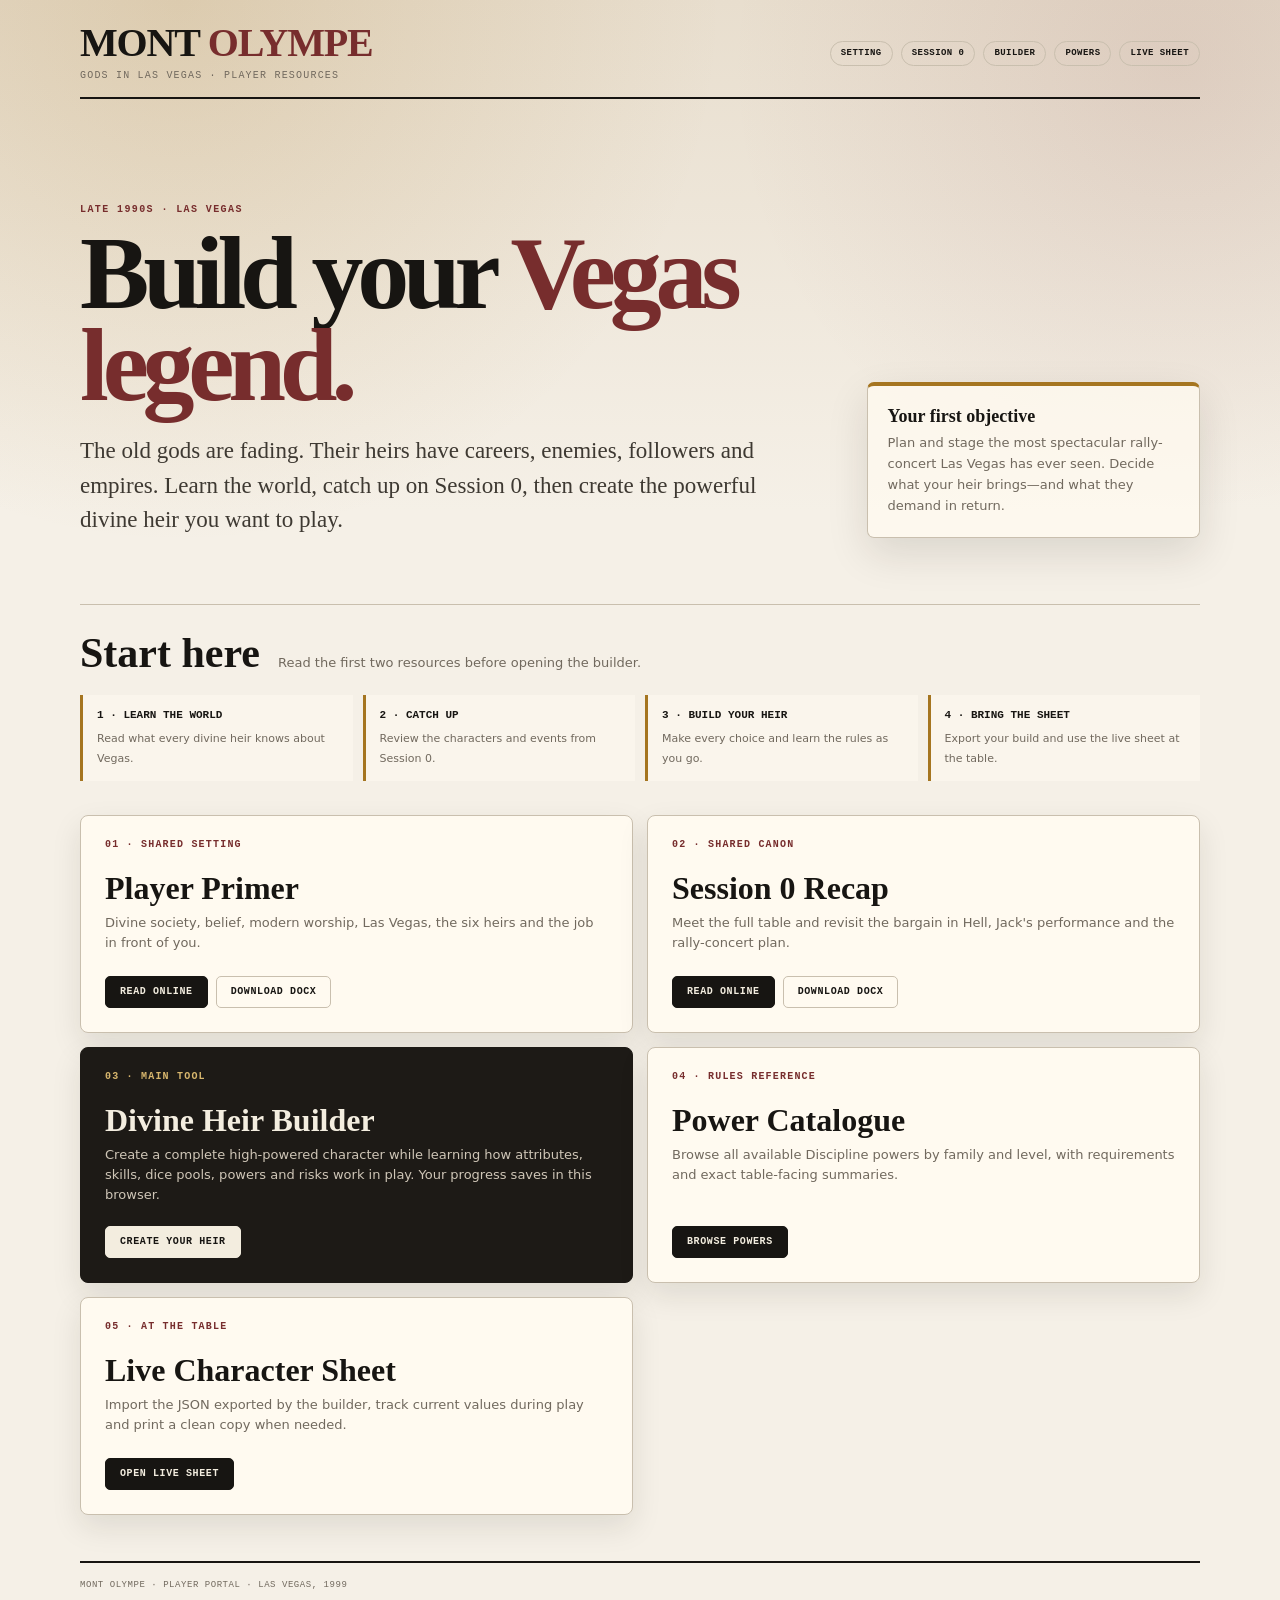
<file: index.html>
<!doctype html>
<html lang="en">
<head>
  <meta charset="utf-8">
  <meta name="viewport" content="width=device-width, initial-scale=1">
  <meta name="description" content="Player resources for Mont Olympe, an urban-fantasy campaign set in late-1990s Las Vegas.">
  <title>Mont Olympe — Gods in Las Vegas</title>
  <link rel="stylesheet" href="styles.css">
</head>
<body>
  <main class="shell">
    <header class="site-header">
      <div>
        <a class="wordmark" href="index.html">MONT <span>OLYMPE</span></a>
        <p class="site-tag">Gods in Las Vegas · Player resources</p>
      </div>
      <nav class="site-nav" aria-label="Player resources">
        <a href="setting.html">Setting</a>
        <a href="session-0.html">Session 0</a>
        <a href="builder.html">Builder</a>
        <a href="power-cards.html">Powers</a>
        <a href="character-sheet.html">Live sheet</a>
      </nav>
    </header>

    <section class="hero">
      <div>
        <p class="eyebrow">Late 1990s · Las Vegas</p>
        <h1>Build your <span>Vegas legend.</span></h1>
        <p class="hero-copy">The old gods are fading. Their heirs have careers, enemies, followers and empires. Learn the world, catch up on Session 0, then create the powerful divine heir you want to play.</p>
      </div>
      <aside class="brief">
        <strong>Your first objective</strong>
        <p>Plan and stage the most spectacular rally-concert Las Vegas has ever seen. Decide what your heir brings—and what they demand in return.</p>
      </aside>
    </section>

    <section aria-labelledby="start-heading">
      <div class="section-head">
        <h2 id="start-heading">Start here</h2>
        <p>Read the first two resources before opening the builder.</p>
      </div>
      <div class="how-to" aria-label="Recommended order">
        <div><b>1 · Learn the world</b><span>Read what every divine heir knows about Vegas.</span></div>
        <div><b>2 · Catch up</b><span>Review the characters and events from Session 0.</span></div>
        <div><b>3 · Build your heir</b><span>Make every choice and learn the rules as you go.</span></div>
        <div><b>4 · Bring the sheet</b><span>Export your build and use the live sheet at the table.</span></div>
      </div>

      <div class="resource-grid">
        <article class="resource">
          <span class="number">01 · Shared setting</span>
          <h3>Player Primer</h3>
          <p>Divine society, belief, modern worship, Las Vegas, the six heirs and the job in front of you.</p>
          <div class="actions">
            <a class="button" href="setting.html">Read online</a>
            <a class="button secondary" href="downloads/Mont-Olympe-Player-Primer.docx" download>Download DOCX</a>
          </div>
        </article>

        <article class="resource">
          <span class="number">02 · Shared canon</span>
          <h3>Session 0 Recap</h3>
          <p>Meet the full table and revisit the bargain in Hell, Jack's performance and the rally-concert plan.</p>
          <div class="actions">
            <a class="button" href="session-0.html">Read online</a>
            <a class="button secondary" href="downloads/Mont-Olympe-Session-0-Recap.docx" download>Download DOCX</a>
          </div>
        </article>

        <article class="resource primary">
          <span class="number">03 · Main tool</span>
          <h3>Divine Heir Builder</h3>
          <p>Create a complete high-powered character while learning how attributes, skills, dice pools, powers and risks work in play. Your progress saves in this browser.</p>
          <div class="actions">
            <a class="button" href="builder.html">Create your heir</a>
          </div>
        </article>

        <article class="resource">
          <span class="number">04 · Rules reference</span>
          <h3>Power Catalogue</h3>
          <p>Browse all available Discipline powers by family and level, with requirements and exact table-facing summaries.</p>
          <div class="actions">
            <a class="button" href="power-cards.html">Browse powers</a>
          </div>
        </article>

        <article class="resource">
          <span class="number">05 · At the table</span>
          <h3>Live Character Sheet</h3>
          <p>Import the JSON exported by the builder, track current values during play and print a clean copy when needed.</p>
          <div class="actions">
            <a class="button" href="character-sheet.html">Open live sheet</a>
          </div>
        </article>
      </div>
    </section>

    <footer class="site-footer">Mont Olympe · Player portal · Las Vegas, 1999</footer>
  </main>
</body>
</html>
</file>
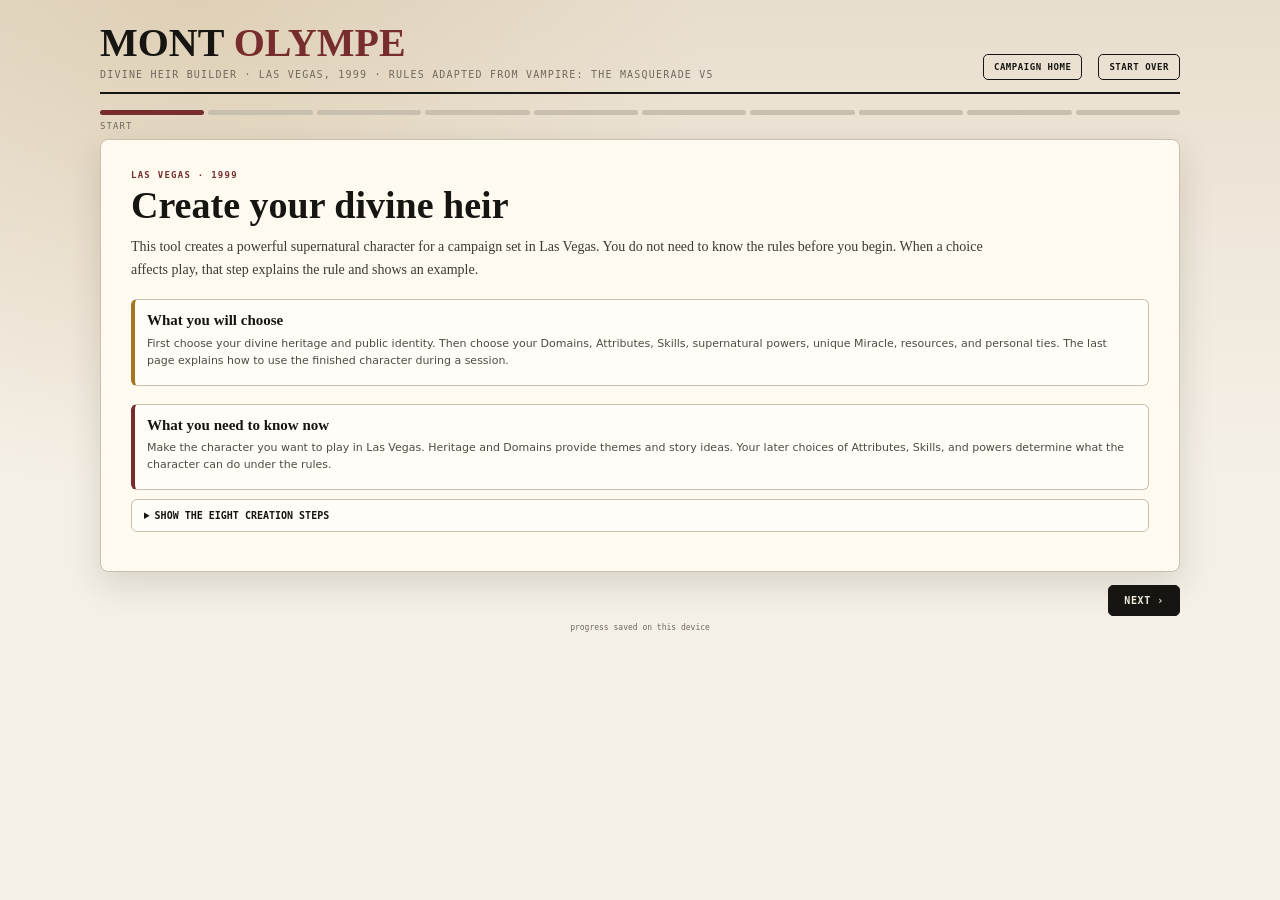
<file: builder.html>
<!doctype html>
<html lang="en">
<head>
<meta charset="utf-8">
<meta name="viewport" content="width=device-width,initial-scale=1">
<title>Mont Olympe — Divine Heir Builder</title>
<style>
:root{--ink:#171512;--paper:#f3eddf;--card:#fffaf0;--soft:#71695e;--rule:#c9bfae;--gold:#a57520;--red:#772d2d;--green:#356a51;--serif:Georgia,"Times New Roman",serif;--sans:Inter,system-ui,sans-serif;--mono:ui-monospace,SFMono-Regular,Menlo,monospace}
*{box-sizing:border-box}body{margin:0;background:radial-gradient(circle at 15% 0,rgba(165,117,32,.14),transparent 32rem),linear-gradient(#e8dece,#f5f0e7 30rem);color:var(--ink);font-family:var(--sans);min-height:100vh}
button,input,select,textarea{font:inherit}button{color:inherit}.wrap{width:min(1080px,calc(100% - 28px));margin:auto;padding:24px 0 56px}
.topbar{display:flex;align-items:flex-end;gap:16px;border-bottom:2px solid var(--ink);padding-bottom:12px}.brand{font:700 clamp(25px,4vw,40px)/.95 var(--serif);margin:0}.brand span{color:var(--red)}.sub{margin:7px 0 0;color:var(--soft);font:10px var(--mono);letter-spacing:.12em;text-transform:uppercase}.spacer{flex:1}
.btn{border:1.4px solid var(--ink);border-radius:5px;background:var(--ink);color:var(--paper);padding:9px 15px;font:700 10px var(--mono);letter-spacing:.06em;text-transform:uppercase;cursor:pointer}.btn:hover{background:var(--red);border-color:var(--red)}.btn.ghost{background:transparent;color:var(--ink)}.btn.ghost:hover{color:var(--paper)}.btn:disabled{opacity:.35;cursor:not-allowed}.btn.small{padding:7px 10px;font-size:9px}
.progress{display:grid;grid-template-columns:repeat(10,1fr);gap:4px;margin:16px 0 6px}.pstep{height:5px;border:0;border-radius:4px;background:var(--rule);padding:0}.pstep.done{background:var(--gold);cursor:pointer}.pstep.now{background:var(--red)}.steplabel{margin:0 0 8px;color:var(--soft);font:9px var(--mono);letter-spacing:.12em;text-transform:uppercase}
.summary{display:none;background:#1d1a16;color:var(--paper);border-radius:6px;padding:10px 12px;margin-bottom:12px}.summary.show{display:block}.summary-top,.rollrow{display:flex;gap:8px;align-items:center;flex-wrap:wrap}.summary-name{font:700 16px var(--serif)}.badge{border:1px solid rgba(255,255,255,.3);border-radius:99px;padding:3px 7px;font:8px var(--mono);text-transform:uppercase}.badge.gold{border-color:#c89a43;color:#e9c77e}.facts{margin-top:6px;color:#cfc6b7;font-size:10px}.rollrow{border-top:1px solid rgba(255,255,255,.16);margin-top:8px;padding-top:8px}.die{display:grid;place-items:center;width:24px;height:24px;border:1px solid #a99e8e;border-radius:4px;font:700 10px var(--mono)}.die.hunger{border-color:#d26565;color:#ffaaaa}.rollresult{font:700 10px/1.4 var(--mono)}.rollresult.good{color:#8ed4ac}.rollresult.bad{color:#ff9b9b}
.card{background:var(--card);border:1px solid var(--rule);border-radius:8px;box-shadow:0 12px 34px rgba(34,26,16,.14);padding:clamp(18px,3vw,30px)}.eyebrow{color:var(--red);font:700 9px var(--mono);letter-spacing:.14em;text-transform:uppercase;margin:0 0 6px}h2{font:700 clamp(25px,4vw,38px)/1.03 var(--serif);margin:0 0 10px}h3{font:700 17px/1.15 var(--serif);margin:0}.lead{font:14px/1.65 var(--serif);color:#3e3932;margin:0 0 18px;max-width:860px}.hint{background:rgba(165,117,32,.08);border-left:3px solid var(--gold);padding:9px 11px;color:#5c5448;font-size:11px;line-height:1.55}
.grid2,.grid3,.tiles,.columns{display:grid;gap:12px}.grid2{grid-template-columns:repeat(2,minmax(0,1fr))}.grid3,.tiles,.columns{grid-template-columns:repeat(3,minmax(0,1fr))}.field{margin-bottom:13px}.label{display:block;margin:0 0 5px;color:var(--soft);font:700 9px var(--mono);letter-spacing:.09em;text-transform:uppercase}.input{width:100%;border:1px solid var(--rule);border-radius:5px;background:#fffdf8;color:var(--ink);padding:10px 11px;outline:none}.input:focus{border-color:var(--gold);box-shadow:0 0 0 3px rgba(165,117,32,.1)}textarea.input{resize:vertical;min-height:70px;line-height:1.45}
.tile{position:relative;border:1.3px solid var(--rule);background:#fffdf8;border-radius:6px;padding:13px;cursor:pointer;min-height:98px}.tile:hover,.tile:focus{border-color:var(--gold);outline:none}.tile.selected{border:2px solid var(--red);background:rgba(119,45,45,.045)}.tile.recommended:after{content:"suggested";position:absolute;right:8px;top:7px;color:var(--gold);font:700 7px var(--mono);letter-spacing:.08em;text-transform:uppercase}.tile h3{padding-right:52px}.tile p{color:var(--soft);font-size:10.5px;line-height:1.48;margin:6px 0 0}.tile .meta{color:var(--red);font:700 8px/1.4 var(--mono);text-transform:uppercase;margin-top:8px}.path{min-height:126px}.path .shape{font:700 12px var(--mono);color:var(--red);margin-top:8px}
.section{border-top:1px solid var(--rule);margin-top:18px;padding-top:15px}.section-title{display:flex;align-items:center;gap:10px;margin-bottom:9px}.section-title span{color:var(--soft);font:8px var(--mono);text-transform:uppercase;margin-left:auto}.trait{display:flex;align-items:center;justify-content:space-between;gap:8px;border-bottom:1px dotted var(--rule);padding:6px 0}.trait-name{text-transform:capitalize;font-size:11px}.trait-name.rec{color:var(--red);font-weight:700}.dots{display:flex;gap:4px}.dot{width:14px;height:14px;border:1.4px solid var(--ink);border-radius:50%;background:transparent;cursor:pointer;padding:0}.dot.filled{background:var(--ink)}.dots.gold .dot.filled{background:var(--gold);border-color:var(--gold)}
.budget{display:flex;gap:6px;flex-wrap:wrap;margin:12px 0}.pill{border:1px solid var(--rule);border-radius:99px;padding:5px 8px;color:var(--soft);font:8px var(--mono);text-transform:uppercase}.pill.ok{border-color:var(--green);color:var(--green)}.pill.over{border-color:var(--red);color:var(--red)}
.powerbox{border:1px solid var(--rule);border-radius:6px;background:#fffdf8;padding:13px;margin:12px 0}.powerhead{display:grid;grid-template-columns:minmax(180px,1fr) auto;gap:10px;align-items:end}.rating{font:700 10px var(--mono);color:var(--gold);text-transform:uppercase}.powerpick{margin-top:9px;display:grid;grid-template-columns:66px minmax(0,1fr);gap:8px}.slot{font:700 9px/38px var(--mono);color:var(--soft);text-transform:uppercase}.powernote{font-size:10px;color:var(--soft);line-height:1.45;margin:4px 0 0}.advgrid{display:grid;grid-template-columns:repeat(2,1fr);gap:0 20px}
.powercompare{margin-top:7px!important}.powercompare summary{font-size:8px!important;color:var(--red)}.compare-grid{display:grid;grid-template-columns:repeat(2,minmax(0,1fr));gap:8px}.comparecard{border:1px solid var(--rule);border-left:3px solid var(--gold);border-radius:5px;padding:9px;background:#fffdf8;display:flex;flex-direction:column}.comparecard.selected{border-left-color:var(--green);background:#f5fbf7}.comparecard h4{font:700 13px/1.15 var(--serif);margin:0}.comparecard .meta{font:7px/1.4 var(--mono);color:var(--red);text-transform:uppercase;margin:3px 0}.comparecard p{font-size:9px;line-height:1.42;color:var(--soft);margin:3px 0}.comparecard .btn{align-self:flex-start;margin-top:auto}.cardflow{display:grid;grid-template-columns:repeat(3,minmax(0,1fr));gap:8px;margin:12px 0}.cardflow span{border:1px solid var(--rule);border-radius:5px;padding:9px;font-size:9px;line-height:1.45}.cardflow b{display:block;font:8px var(--mono);text-transform:uppercase;color:var(--red);margin-bottom:3px}
.nav{display:flex;align-items:center;gap:12px;margin-top:13px}.warn{color:var(--red);font:700 9px/1.3 var(--mono);text-align:center;flex:1}.autosave{text-align:center;color:var(--soft);font:8px var(--mono);height:10px;margin:7px 0}.review-grid{display:grid;grid-template-columns:repeat(2,1fr);gap:12px}.box{border:1px solid var(--rule);border-radius:6px;background:#fffdf8;padding:13px}.box.wide{grid-column:1/-1}.box h3{border-bottom:1px solid var(--rule);padding-bottom:7px;margin-bottom:9px}.review-line{font-size:11px;line-height:1.55;margin:4px 0}.powercard{border-left:3px solid var(--gold);padding:6px 9px;margin:7px 0;background:rgba(165,117,32,.06)}.powercard b{font:700 11px var(--serif)}.powercard span{color:var(--soft);font-size:9px}
.learn{display:grid;gap:10px;margin:14px 0}.rulecard,.examplecard,.playcard{border:1px solid var(--rule);border-radius:6px;padding:12px;background:#fffdf8}.rulecard h3,.examplecard h3,.playcard h3{font-size:15px;margin-bottom:5px}.rulecard p,.examplecard p,.playcard p{font-size:11px;line-height:1.55;color:#514a41;margin:4px 0}.examplecard{border-left:4px solid var(--gold)}.playcard{border-left:4px solid var(--red)}.rulegrid{display:grid;grid-template-columns:repeat(2,minmax(0,1fr));gap:10px}.scale{display:grid;grid-template-columns:repeat(5,1fr);gap:5px;margin:11px 0}.scale span{border:1px solid var(--rule);border-radius:4px;padding:7px;text-align:center;font:8px/1.35 var(--mono);color:var(--soft)}.scale b{display:block;color:var(--ink);font-size:11px}.trait.learntrait{align-items:flex-start;padding:8px 0}.trait-copy{min-width:0;flex:1}.trait-detail{font-size:9.5px;line-height:1.45;color:var(--soft);margin:3px 0 0}.trait-example{display:block;color:var(--red);margin-top:2px}.choicechips{display:flex;gap:6px;flex-wrap:wrap;margin:6px 0 12px}.chip{border:1px solid var(--rule);background:#fffdf8;border-radius:99px;padding:6px 9px;cursor:pointer;font:8px var(--mono);color:var(--ink)}.chip:hover,.chip:focus{border-color:var(--gold);outline:none}.fieldhelp{font-size:9.5px;line-height:1.45;color:var(--soft);margin:5px 0 0}.technical{background:rgba(119,45,45,.045);border:1px solid rgba(119,45,45,.2);border-radius:6px;padding:12px}.technical .label{color:var(--red)}.guide-select{margin-bottom:6px}.powerguide{display:grid;grid-template-columns:repeat(2,minmax(0,1fr));gap:7px;margin:8px 0}.powerguide span{display:block;border:1px solid var(--rule);border-radius:4px;padding:7px;font-size:9px;line-height:1.4;color:var(--soft)}.powerguide b{display:block;color:var(--ink);font:8px var(--mono);text-transform:uppercase;margin-bottom:3px}.pooltable{width:100%;border-collapse:collapse;font-size:10px}.pooltable th,.pooltable td{text-align:left;border-bottom:1px solid var(--rule);padding:7px 5px;vertical-align:top}.pooltable th{font:8px var(--mono);text-transform:uppercase;color:var(--soft)}.pooldice{font:700 13px var(--mono);color:var(--red);white-space:nowrap}.quickref{counter-reset:playstep;display:grid;gap:7px}.quickref p{position:relative;margin:0;padding:8px 8px 8px 35px;border:1px solid var(--rule);border-radius:4px;font-size:10.5px;line-height:1.45}.quickref p:before{counter-increment:playstep;content:counter(playstep);position:absolute;left:8px;top:7px;width:19px;height:19px;border-radius:50%;display:grid;place-items:center;background:var(--ink);color:var(--paper);font:8px var(--mono)}.micro{font:8.5px/1.4 var(--mono);color:var(--soft);text-transform:uppercase}.danger{border-color:#b36a6a;background:#fff7f5}.success{border-color:#7ca58d;background:#f5fbf7}details.rules{border:1px solid var(--rule);border-radius:6px;background:#fffdf8;margin:9px 0}details.rules summary{cursor:pointer;padding:10px 12px;font:700 10px var(--mono);text-transform:uppercase}details.rules>div{padding:0 12px 12px}.template-title{display:flex;align-items:center;gap:8px}.template-title .btn{margin-left:auto}.statline{display:flex;justify-content:space-between;gap:8px;border-bottom:1px dotted var(--rule);padding:5px 0;font-size:10px}.statline b{font-family:var(--mono)}
@media(max-width:760px){.grid2,.grid3,.tiles,.columns,.review-grid,.rulegrid,.powerguide,.compare-grid,.cardflow{grid-template-columns:1fr}.box.wide{grid-column:auto}.advgrid{grid-template-columns:1fr}.powerhead{grid-template-columns:1fr}.topbar{align-items:flex-start;flex-wrap:wrap}.wrap{width:calc(100% - 16px);padding-top:12px}.scale{grid-template-columns:1fr}.scale span{text-align:left}.scale b{display:inline;margin-right:7px}}
@media print{body{background:#fff}.wrap{width:100%;padding:0}.topbar,.progress,.steplabel,.summary,.nav,.autosave,.review-actions{display:none!important}.card{box-shadow:none;border:0;padding:0}.box,.powerbox{break-inside:avoid}}
</style>
</head>
<body>
<main class="wrap">
 <header class="topbar"><div><p class="brand">MONT <span>OLYMPE</span></p><p class="sub">Divine Heir Builder · Las Vegas, 1999 · Rules adapted from Vampire: The Masquerade V5</p></div><div class="spacer"></div><a class="btn ghost small" href="index.html" style="text-decoration:none">Campaign home</a><button class="btn ghost small" id="restart">Start over</button></header>
 <div class="progress" id="progress"></div><p class="steplabel" id="steplabel"></p><section class="summary" id="summary"></section><section class="card" id="card"></section>
 <nav class="nav"><button class="btn ghost" id="back">‹ Back</button><span class="warn" id="warn"></span><button class="btn" id="next">Next ›</button></nav><p class="autosave" id="autosave"></p>
</main>
<script>
"use strict";
const ATTR={Physical:["strength","dexterity","stamina"],Social:["charisma","manipulation","composure"],Mental:["intelligence","wits","resolve"]};
const SKILL={Physical:["athletics","brawl","craft","drive","firearms","larceny","melee","stealth","survival"],Social:["animal ken","etiquette","insight","intimidation","leadership","performance","persuasion","streetwise","subterfuge"],Mental:["academics","awareness","finance","investigation","medicine","occult","politics","science","technology"]};
const ALL_ATTR=Object.values(ATTR).flat(),ALL_SKILLS=Object.values(SKILL).flat();
const ATTR_TARGET={5:1,4:1,3:3,2:3,1:1};
const SKILL_PATHS={Focused:{5:1,4:3,3:4,2:4,1:3},Balanced:{5:1,4:2,3:5,2:6,1:4},Polymath:{5:1,4:1,3:5,2:9,1:6}};
const POWER_PATHS={Apex:{ratings:[5,3,2],blurb:"One supreme expression, one major gift, and one sharp supporting power."},"Dual Crown":{ratings:[4,4,2],blurb:"Two equally formidable divine authorities backed by one focused talent."},Trinity:{ratings:[4,3,3],blurb:"Three strong, interlocking expressions of your divine nature."}};
const POWERS={
 "Auspex":{"label":"Second Sight","list":[["auspex.heightened","Heightened Senses",1,"Enhance vampiric senses and add Auspex rating to all perception rolls."],["auspex.unseen","Sense the Unseen",1,"Sense supernatural activity."],["auspex.panacea","Panacea",2,"Heals Willpower and calms nerves."],["auspex.premonition","Premonition",2,"Visions of the future."],["auspex.reveal-temperament","Reveal Temperament",2,"Smell the Resonance of a target and/or if Dyscrasia is present."],["auspex.unerring-pursuit","Unerring Pursuit",2,"Tracking a victim."],["auspex.vermin-vision","Vermin Vision",3,"Share the senses with animals."],["auspex.fatal-flaw","Fatal Flaw",3,"Find the weakness of a target"],["auspex.soul","Scry the Soul",3,"Perceives information about the target."],["auspex.share","Share the Senses",3,"Tapping into other's senses."],["auspex.haruspex","Haruspex",3,"Use the recent dead to reroll dice before night's end."],["auspex.read-the-room","Read the Room",3,"Mentally pose a question and receive the general sentiment of a crowd."],["auspex.reveal-the-invisible-leash","Reveal the Invisible Leash",3,"With physical contact, detect who a target considers themselves politically subordinate to."],["auspex.touch","Spirit's Touch",4,"Gathering emotional residue from an object or location"],["auspex.heart-laid-bare","Heart Laid Bare",4,"Know target's deepest fear or desire"],["auspex.clairvoyance","Clairvoyance",5,"Information gathering from surroundings"],["auspex.possession","Possession",5,"Possess a mortal body"],["auspex.telepathy","Telepathy",5,"Read minds and project thoughts"],["auspex.unburdening-the-bestial-soul","Unburdening the Bestial Soul",5,"Stain removal or protection from Stains"]]},
 "Fortitude":{"label":"Divine Endurance","list":[["fortitude.fluent-endurance","Fluent Endurance",1,"Reroll the Blood Surge rouse check on a Stamina or Fortitude test."],["fortitude.resilience","Resilience",1,"Add their Fortitude rating to the health track."],["fortitude.mind","Unswayable Mind",1,"Add Fortitude rating to rolls to resist methods to sway the character's mind against their will including supernatural."],["fortitude.earths-perseverance","Earth’s Perseverance",2,"Become impossible to move from that spot"],["fortitude.enduring-beasts","Enduring Beasts",2,"Share the vampire's toughness with animals."],["fortitude.invigorating-vitae","Invigorating Vitae",2,"Heal mortals faster with the Blood."],["fortitude.obdurate","Obdurate",2,"Maintain footing when hit with a massive force."],["fortitude.toughness","Toughness",2,"Subtract the Fortitude rating from all superficial damage taken before halving, it cannot be rounded down below one."],["fortitude.self-assurance","Self-Assurance",2,"Take superficial Willpower damage reduced by their level of Fortitude when in Social Combat."],["fortitude.bane","Defy Bane",3,"Convert Aggravated Damage to Superficial Damage."],["fortitude.facade","Fortify the Inner Façade",3,"Increasing the Difficulty of mental powers to read or pierce the mind by half of the Fortitude Rating."],["fortitude.seal-the-beasts-maw","Seal the Beast's Maw",3,"A vampire can ignore the effects of hunger, but reduce their dice pools as a result."],["fortitude.valeren","Valeren",3,"Mend an injured vampire."],["fortitude.calloused-soul","Calloused Soul",3,"Pre-emptively gain stains to prevent/reduce further stain gains."],["fortitude.gift","Draught of Endurance",4,"Turn their vitae into a Fortitude boost for others."],["fortitude.gorgons-scales","Gorgon’s Scales",4,"Resonances give the Kindred different bonuses."],["fortitude.shatter","Shatter",4,"The opponent takes the damage which Toughness subtracts."],["fortitude.marble","Flesh of Marble",5,"Ignore the first source of physical damage each turn unless sunlight."],["fortitude.prowess-from-pain","Prowess from Pain",5,"No longer suffers penalty from Health damage and can increase one Attribute per level of damage on their tracker."],["fortitude.meat-shields","Meat Shields",5,"Increase Fortitude by a number equal to half the weak mortals present. (Rounded down)"]]},
 "Potence":{"label":"Colossal Might","list":[["potence.fluent-strength","Fluent Strength",1,"Reroll Blood Surge rouse checks on Strength or Potence rolls."],["potence.lethal","Lethal Body",1,"Unarmed attacks do Aggravated Health damage to mortals when used and ignore one level of armor per Potence rating of user."],["potence.leap","Soaring Leap",1,"Leap higher and further than usual."],["potence.prowess","Prowess",2,"Add Potence rating to their unarmed damage and to feats of Strength, add half their Potence rating (Rounded up) to Melee damage."],["potence.relentless-grasp","Relentless Grasp",2,"Gain supernatural grip strength."],["potence.feast","Brutal Feed",3,"Turn feeding into a violent and messy affair that only lasts seconds to Slake the user's Hunger."],["potence.exuberance","Exuberance",3,"Treat Potence rating as two levels higher when using Potence powers."],["potence.rage","Spark of Rage",3,"The user can add their Potence rating to rile or incite a person or crowd to violent actions."],["potence.uncanny-grip","Uncanny Grip",3,"Strengthens their grip on most surfaces, allowing them to climb or hang unsupported."],["potence.wrecker","Wrecker",3,"Double Potence rating when used for feats of strength"],["potence.gift","Draught of Might",4,"Turn their vitae into a Potence boost for others."],["potence.crash-down","Crash Down",4,"Deal damage to a small area when using Soaring Leap."],["potence.earthshock","Earth Shock",5,"Create a shockwave to throw opponents prone."],["potence.fist-of-caine","Fist of Caine",5,"Inflict Aggravated Health damage to mortals and supernatural creatures alike."],["potence.subtle-hammer","Subtle Hammer",5,"Project the vampire’s power in a specific body part."]]},
 "Celerity":{"label":"Impossible Speed","list":[["celerity.grace","Cat’s Grace",1,"Automatically pass balance tests."],["celerity.fluent-swiftness","Fluent Swiftness",1,"Reroll Blood Surge on a Dexterity or Celerity test."],["celerity.reflexes","Rapid Reflexes",1,"Faster reactions and minor actions."],["celerity.fleetness","Fleetness",2,"Add Celerity rating for non-combat Dexterity test or defending."],["celerity.rush-job","Rush Job",2,"Perform a Skill-related task that would take a long time in mere seconds."],["celerity.blink","Blink",3,"Closes the distance as if teleporting."],["celerity.traversal","Traversal",3,"Move fast enough to move up vertical surfaces or liquid surfaces."],["celerity.weaving","Weaving",3,"Remove the penalty from dodging multiple ranged opponents."],["celerity.a-thousand-cuts","A Thousand Cuts",3,"Add Celerity to Brawl/Melee to automatically impair Mortals and make Kindred a Masquerade Violation"],["celerity.blurred-momentum","Blurred Momentum",4,"Attacks against the user with fewer successes than their Celerity rating miss."],["celerity.gift","Draught of Elegance",4,"Turn their vitae into a Celerity boost for others"],["celerity.unerring-aim","Unerring Aim",4,"The world slows down to a crawl"],["celerity.unseen-strike","Unseen Strike",4,"Disappear then reappear to surprise attack an enemy."],["celerity.faster-than-light","Faster than Light",4,"While using Blink, make an additional Rouse Check to pass through areas of sunlight or fire without damage or their effect."],["celerity.lightning","Lightning Strike",5,"Attack with lightning speed"],["celerity.split-second","Split Second",5,"Alter the events given by Storyteller in a current scene within reason"]]},
 "Presence":{"label":"Divine Presence","list":[["presence.awe","Awe",1,"Add Presence rating to any Skill roll involving Persuasion, Performance, or Charisma related rolls as per ST discretion."],["presence.daunt","Daunt",1,"Add Presence rating to any intimidation rolls."],["presence.eyes-of-the-serpent","Eyes of the Serpent",1,"Immobilize a victim by making eye contact."],["presence.fascination","Lingering Kiss",2,"Usable during feedings, the victim gains a bonus to Social attribute for one night."],["presence.melpominee","Melpominee",2,"Use Presence without seeing the target, only having them within earshot."],["presence.predators-lure","Predator's Lure",2,"Use Presence to instill intense curiosity in a target and compel them to approach the user."],["presence.clear-the-field","Clear the Field",3,"Clear a space in a calm and orderly manner."],["presence.dread","Dread Gaze",3,"Instill fear into a target to make them flee."],["presence.entrancement","Entrancement",3,"Influence someone into a star-struck or beguiled state of mind where they do their best to keep the user happy. Adding their Presence rating in dice to any social rolls against the victim."],["presence.passion-leech","Passion Leech",3,"Leech the passion from a mortal target, gaining the benefits of Humanity 10 temporarily."],["presence.thrown-voice","Thrown Voice",3,"Throw their voice from any point within sight and leave the voice there."],["presence.true-loves-face","True Love's Face",3,"The victim will perceive the user as a mortal they have strong emotional ties with, be it hatred or love."],["presence.invigorating-display","Invigorating Display",3,"After interacting with a crowd, a vampire can inhale the energy of the crowd to experience a unique Resonance."],["presence.inflame-desire","Inflame Desire",4,"Boost a victim's current desire, seeking only to satisfy it"],["presence.irresistible-voice","Irresistible Voice",4,"The user's voice alone is enough to use Dominate on a target."],["presence.magnum-opus","Magnum Opus",4,"Infusing Presence into artwork."],["presence.suffuse-the-edifice","Suffuse the Edifice",4,"Extend Presence onto a building."],["presence.summon","Summon",4,"Call someone to them who has had certain Presence powers used on them or tasted the user's vitae."],["presence.wingman","Wingman",4,"Extend Presence onto another character to use."],["presence.majesty","Majesty",5,"Everyone who looks at the user is dumbstruck unable to act in any way other than self-preservation."],["presence.star-magnetism","Star Magnetism",5,"Allows the use of presence through live-feed technology, does not work on recorded content."]]},
 "Dominate":{"label":"Sovereign Will","list":[["dominate.cloud","Cloud Memory",1,"Make someone forget the current moment."],["dominate.compel","Compel",1,"Issue a single command."],["dominate.slavish-devotion","Slavish Devotion",1,"Those already underneath Dominate find it easier to resist other kindred's Dominate."],["dominate.mesmerize","Mesmerize",2,"Issue complex commands."],["dominate.discord","Dementation",2,"Drive others insane."],["dominate.domitors-favor","Domitor's Favor",2,"Make defiance while under a Blood Bond more difficult."],["dominate.the-stolen-voice","The Stolen Voice",2,"Remove a target's ability to express. Unable to speak, write or gesture."],["dominate.forget","Forgetful Mind",3,"Rewrite someone's memory."],["dominate.submerged-directive","Submerged Directive",3,"Implant Dominate orders as suggestions for victims."],["dominate.chain-of-command","Chain of Command",3,"Deliver a Mesmerize command, then invoke this power to allow the target to follow more complex commands with awareness and gains a bonus to convince others to help in fulfilling their directive."],["dominate.ancestral-dominion","Ancestral Dominion",4,"Urge a descendant to act even if against their own opinion."],["dominate.implant-suggestion","Implant Suggestion",4,"Change another’s personality or opinion temporarily."],["dominate.rationalize","Rationalize",4,"Convince victims of Dominate it was their idea the entire time."],["dominate.tabula-rasa","Tabula Rasa",4,"Erase the victim's memory to the point they don't know who they are."],["dominate.lethes-call","Lethe's Call",5,"Erase weeks' worth of memory."],["dominate.mass","Mass Manipulation",5,"Extend effects of Dominate to multiple targets."],["dominate.terminal","Terminal Decree",5,"Bolster effects of Dominate to be able to circumvent victims' self-preservation."]]},
 "Obfuscate":{"label":"Masks and Absence","list":[["obfuscate.cloak","Cloak of Shadows",1,"As long as the user stands still they blend into their surroundings."],["obfuscate.ensconce","Ensconce",1,"Make others ignore small objects that are held on the vampire's body."],["obfuscate.silence","Silence of Death",1,"Nullifies the sounds a user makes."],["obfuscate.mask-of-ages","Mask of Ages",1,"Appear as an older or younger version of themselves."],["obfuscate.cache","Cache",2,"Hide objects that are not held by the vampire."],["obfuscate.cover","Chimerstry",2,"Create brief but realistic hallucinations."],["obfuscate.ghosts-passing","Ghost's Passing",2,"The user can bestow Obfuscate onto an animal's tracks."],["obfuscate.passage","Unseen Passage",2,"The user can now move while remaining hidden."],["obfuscate.ventriloquism","Ventriloquism",2,"Throw their voice so only the intended recipient can hear it."],["obfuscate.doubletalk","Doubletalk",2,"Say one thing but convey something else in secret."],["obfuscate.fata-morgana","Fata Morgana",3,"Elaborate hallucinations."],["obfuscate.machine","Ghost in the Machine",3,"Allows the effects of Obfuscate to be transmitted through technology when viewed on a live screen."],["obfuscate.faces","Mask of a Thousand Faces",3,"Make themselves appear as a mundane face rather than disappear allowing interaction and communication."],["obfuscate.mask-of-isolation","Mask of Isolation",3,"Force Mask of a Thousand Faces onto a victim."],["obfuscate.mental-maze","Mental Maze",3,"Remove all sense of direction and location from a victim in a location."],["obfuscate.mind-masque","Mind Masque",3,"Hide and replace emotions and thoughts against those who wish to read them through supernatural means."],["obfuscate.guise-of-the-departed","Guise of the Departed",3,"Copy appearance and mannerism of a recently dead mortal."],["obfuscate.conceal","Conceal",4,"Cloak an inanimate object."],["obfuscate.vanish","Vanish",4,"Activate Cloak of Shadows or Unseen Passage while being observed."],["obfuscate.seclusion","Seclusion",4,"Target is unable to see or hear from any other being, living or unliving."],["obfuscate.gathering","Cloak the Gathering",5,"Shelter companions under Obfuscate."],["obfuscate.impostor","Impostor's Guise",5,"Appear as someone else."]]},
 "Oblivion":{"label":"Death and Shadow","list":[["oblivion.ashes","Ashes to Ashes",1,"Destroy a corpse by dissolving it."],["oblivion.binding-fetter","Binding Fetter",1,"Allow users to be able to identify a fetter by use of their senses."],["oblivion.sight","Oblivion Sight",1,"See in darkness clearly and see ghosts present."],["oblivion.cloak","Shadow Cloak",1,"+2 bonus to stealth rolls and intimidation against mortals."],["oblivion.arms","Arms of Ahriman",2,"Conjures shadow appendages that the user can control but the user is unable to do anything else."],["oblivion.fatal-prediction","Fatal Prediction",2,"Increase the chances of a mortal being harmed by exterior forces."],["oblivion.fate","Fatal Precognition",2,"Vision of a non-vampires death."],["oblivion.shadow-cast","Shadow Cast",2,"Conjure shadows from the user's body."],["oblivion.where-the-veil-thins","Where the Veil Thins",2,"Determine the density of the Shroud in their area."],["oblivion.decay","Aura of Decay",3,"Harnessing their connection to Oblivion can make plants wilt, animals and humans sick, and food spoil."],["oblivion.passion-feast","Passion Feast",3,"Allows a vampire to slake Hunger on the passion of wraiths."],["oblivion.perspective","Shadow Perspective",3,"Projects their senses into a shadow within line of sight."],["oblivion.shadow-servant","Shadow Servant",3,"Use a shadow to spy on or scare others."],["oblivion.touch","Touch of Oblivion",3,"Withers a body part on touch."],["oblivion.plague","Necrotic Plague",4,"Manifest illness in victims."],["oblivion.profane-the-sanctified","Profane the Sanctified",4,"Stun opponents with True Faith and negate its effects, or corrode holy symbols."],["oblivion.shroud","Stygian Shroud",4,"Darkness spews out of a nearby shadow and covers the area."],["oblivion.umbrous-clutch","Umbrous Clutch",4,"Using the victim's shadow they create a portal, dropping them into the user's arms."],["oblivion.the-darkness-within","The Darkness Within",5,"Summon a dark entity from a victim whose only goal is to destroy its host"],["oblivion.step","Shadow Step",5,"The user can step into one shadow and appear in another within their sight."],["oblivion.skuld-fulfilled","Skuld Fulfilled",5,"Reintroduce illnesses someone has recovered from."],["oblivion.avatar","Tenebrous Avatar",5,"Changes their body into a shadow able to move over any surface or through small spaces."],["oblivion.withering-spirit","Withering Spirit",5,"Erode a victim's spirit till they are a husk."]]},
 "Blood Sorcery":{"label":"Ritual Power","list":[["sorcery.corrosive","Corrosive Vitae",1,"Turn vitae corrosive."],["sorcery.shape-the-sanguine-sacrament","Shape the Sanguine Sacrament",1,"Shape blood into a shape or image."],["sorcery.taste","A Taste for Blood",1,"Discover traits of another through their blood."],["sorcery.koldunic-sorcery","Koldunic Sorcery",1,"Attune with and sense through an element, e.g. Water"],["sorcery.bloods-curse","Blood's Curse",2,"Temporary increase another vampire's Bane Severity."],["sorcery.extinguish","Extinguish Vitae",2,"In use, this increases another Kindred’s Hunger."],["sorcery.scour-secrets","Scour Secrets",2,"Pore through a large amount of content within minutes."],["sorcery.vinculum-magnum","Vinculum Magnum",2,"Raises the limit of Blood Bounds held over other Kindred."],["sorcery.potency","Blood of Potency",3,"Increase Blood Potency temporarily."],["sorcery.scorpion","Scorpion’s Touch",3,"Change own vitae into paralyzing poison."],["sorcery.transitive-bond","Transitive Bond",3,"Extend the properties of Blood Bonding in vitae."],["sorcery.ripples-of-the-heart","Ripples of the Heart",3,"Manipulate the blood or Blood of others."],["sorcery.theft","Theft of Vitae",4,"Manipulate blood from a victim through the air to feed."],["sorcery.blood-aegis","Blood Aegis",4,"Form a protective Blood barrier."],["sorcery.fulminating-vitae","Fulminating Vitae",4,"Bomb made from jar of vitae."],["sorcery.marionette","Marionette",4,"Control the blood within a body, either living or dead"],["sorcery.caress","Baal’s Caress",5,"Change the user's own Vitae into an aggressive and lethal poison."],["sorcery.cauldron-of-blood","Cauldron of Blood",5,"Boil the victim's blood in their body."],["sorcery.reclamation-of-vitae","Reclamation of Vitae",5,"Reclaim the Blood given to create ghouls over distance."]]},
 "Animalism":{"label":"Beasts and Instinct","list":[["animalism.famulus","Bond Famulus",1,"Create an enhanced animal companion."],["animalism.sense","Sense the Beast",1,"Sense hostility and supernatural traits."],["animalism.animal-messenger","Animal Messenger",2,"Use a Famulus to send a message to someone."],["animalism.atavism","Atavism",2,"Revert animals to their base and primal instincts."],["animalism.whispers","Feral Whispers",2,"Two-way communication with animals or summoning."],["animalism.leash-the-beast","Leash the Beast",2,"Channel their Blood to prevent the Beast from awakening."],["animalism.tracing-the-blood","Tracing the Blood",2,"Understand how others Rouse the Blood detecting Blood Surges, Blush of Life, or Disciplines."],["animalism.messengers-command","Messenger's Command",3,"Use Compel or Mesmerize through a Famulus."],["animalism.succulence","Animal Succulence",3,"Slake additional hunger from animals and counts Blood Potency as 2 levels lower in regards to slaking penalties."],["animalism.plague-of-beasts","Plague of Beasts",3,"Mark an individual as a target of animal attention."],["animalism.quell","Quell the Beast",3,"Force a vampire's beast to slumber or make a mortal lethargic."],["animalism.scent-of-prey","Scent of Prey",3,"Track a mortal down who has witnessed a masquerade breach."],["animalism.unliving-hive","Unliving Hive",3,"Extends Animalism influence to swarms of insects."],["animalism.augury","Augury",3,"Force a swarm to form an answer to a question."],["animalism.awaken-the-parasite","Awaken the Parasite",3,"Awaken bugs within the body of a victim."],["animalism.subsume","Subsume the Spirit",4,"Possess the body of an animal."],["animalism.sway-the-flock","Sway the Flock",4,"Influence animals within an area to behave a certain way."],["animalism.dominion","Animal Dominion",5,"Command flocks or packs of animals."],["animalism.coax-the-bestial-temper","Coax the Bestial Temper",5,"Either increase or decrease the Difficulty to resist Frenzy for vampires nearby."],["animalism.draw","Drawing Out the Beast",5,"Transfer their terror or fury frenzy to a nearby victim."],["animalism.spirit-walk","Spirit Walk",5,"Extends Subsume the Spirit to transfer the vampire's consciousness from one animal to another without retreating to their own body."]]},
 "Protean":{"label":"Divine Metamorphosis","list":[["protean.eyes","Eyes of the Beast",1,"Allows the user to see in total darkness."],["protean.squirm","Squirm",1,"Turn flesh and bones rubbery, allowing the user to squeeze and fit through tight spaces"],["protean.feather","Weight of the Feather",1,"The user can make themselves almost weightless."],["protean.weapons","Feral Weapons",2,"Elongate the user's nails into claws, gaining a +2 modifier to damage or elongate their fangs and not suffer a called shot penalty."],["protean.vicissitude","Vicissitude",2,"Sculpt the flesh of bodies allowing changes to their own bodies."],["protean.serpents-kiss","Serpent's Kiss",2,"When biting someone, inject their own vitae into them."],["protean.the-false-sip","The False Sip",2,"Prevent any blood or Blood from entering their system."],["protean.earth","Earth Meld",3,"Sink into the earth and become one with the soil."],["protean.fleshcrafting","Fleshcrafting",3,"Extends the mastery over the flesh to be used on others."],["protean.shape","Shapechange",3,"Change into an animal with a similar body mass."],["protean.visceral-absorption","Visceral Absorption",3,"Draw in the remains of blood and body to the vampire to clean a scene."],["protean.masque-of-death","Masque of Death",3,"Take on the appearance of a corpse, and while unable to move or communicate, they take any damage only if it deals Aggravated damage."],["protean.horrid-form","Horrid Form",4,"Take on a monstrous shape."],["protean.metamorphosis","Metamorphosis",4,"Extends shape change by granting it an additional form. The size of their new form isn't restricted by the vampire's mass."],["protean.blood-form","Blood Form",5,"Turn into an amorphous mass of blood."],["protean.the-heart-of-darkness","The Heart of Darkness",5,"Allows a vampire to remove their own heart and store it outside of their body."],["protean.master-of-forms","Master of Forms",5,"Allows the vampire to take on any animal shape, rather than just one."],["protean.mist","Mist Form",5,"Turn into a cloud of mist."],["protean.one-with-the-land","One with the Land",5,"Sink into the earth of their Domain."],["protean.swarm","Swarm",5,"Allows the user to shapechange into a swarm of insects, reptiles, or other vermin"],["protean.the-unfettered-heart","The Unfettered Heart",5,"The heart of the vampire can move freely within the chest, making staking more difficult."],["protean.face-of-the-victim","Face of the Victim",5,"Assume the shape of someone they last fed from"]]}
};
const DISCIPLINES=Object.keys(POWERS);
// Complete VTM Wiki Level 1-5 power tables, retrieved 2026-09-04.
// Display names and rule fields follow the linked source; whitespace and wiki badge text were normalized.
const POWER_RULES={"auspex.heightened":{"canonical":"","effect":"Enhance vampiric senses and add Auspex rating to all perception rolls.","cost":"Free","prerequisite":"None","amalgam":"No","duration":"Until Deactivated","pool":"Wits + Resolve","opposed":"N/A","notes":"Having the power activated for long periods might require the use of Willpower.","source":"Corebook, page 249","url":"https://vtm.paradoxwikis.com/Auspex"},"auspex.unseen":{"canonical":"","effect":"Sense supernatural activity.","cost":"Free","prerequisite":"None","amalgam":"No","duration":"Passive","pool":"Wits/Resolve + Auspex","opposed":"N/A","notes":"If the target is using Obfuscate they oppose using Wits + Obfuscate vs the user's Wits + Auspex, normal searches use Resolve.","source":"Corebook, page 249","url":"https://vtm.paradoxwikis.com/Auspex"},"auspex.panacea":{"canonical":"","effect":"Heals Willpower and calms nerves.","cost":"One Rouse Check","prerequisite":"None","amalgam":"Fortitude ●","duration":"N/A","pool":"Composure + Auspex","opposed":"N/A","notes":"If the user uses this on more than one subject on the same night, the cost increases to spend Willpower equal to half the number of successes in the margin per additional target.","source":"Companion, page 24 Players Guide, page 70","url":"https://vtm.paradoxwikis.com/Auspex"},"auspex.premonition":{"canonical":"","effect":"Visions of the future.","cost":"Free / One Rouse Check","prerequisite":"None","amalgam":"No","duration":"Passive","pool":"Resolve + Auspex","opposed":"N/A","notes":"The Storyteller may activate this power passively with no cost, when used actively the user must make a Rouse Check and roll Resolve + Auspex.","source":"Corebook, page 249","url":"https://vtm.paradoxwikis.com/Auspex"},"auspex.reveal-temperament":{"canonical":"","effect":"Smell the Resonance of a target and/or if Dyscrasia is present.","cost":"One Rouse Check","prerequisite":"None","amalgam":"No","duration":"One scene","pool":"Intelligence + Auspex","opposed":"Composure + Subterfuge","notes":"When used on Kindred this reveals information about their last feed.","source":"Players Guide, page 71","url":"https://vtm.paradoxwikis.com/Auspex"},"auspex.unerring-pursuit":{"canonical":"","effect":"Tracking a victim.","cost":"One Rouse Check","prerequisite":"None","amalgam":"Dominate ●","duration":"One night plus one for each success","pool":"Resolve + Auspex","opposed":"N/A","notes":"The victim can roll Wits + Awareness to catch a glimpse of the user once under its effects.","source":"Sabbat, page 46","url":"https://vtm.paradoxwikis.com/Auspex"},"auspex.vermin-vision":{"canonical":"","effect":"Share the senses with animals.","cost":"One Rouse Check","prerequisite":"None","amalgam":"Animalism ●●","duration":"One scene","pool":"Resolve + Animalism","opposed":"N/A","notes":"This power works through groups of animals.","source":"Fall of London, page 30","url":"https://vtm.paradoxwikis.com/Auspex"},"auspex.fatal-flaw":{"canonical":"","effect":"Find the weakness of a target","cost":"One Rouse Check","prerequisite":"None","amalgam":"Oblivion ●","duration":"One scene","pool":"Intelligence + Auspex","opposed":"Composure/Stamina + Subterfuge","notes":"It can be defended against with Composure for mental weaknesses or with Stamina for physical.","source":"Players Guide, page 71","url":"https://vtm.paradoxwikis.com/Auspex"},"auspex.soul":{"canonical":"","effect":"Perceives information about the target.","cost":"One Rouse Check","prerequisite":"None","amalgam":"No","duration":"One turn","pool":"Intelligence + Auspex","opposed":"Composure + Subterfuge","notes":"This can either be used on a single target or a crowd.","source":"Corebook, page 250","url":"https://vtm.paradoxwikis.com/Auspex"},"auspex.share":{"canonical":"","effect":"Tapping into other's senses.","cost":"One Rouse Check","prerequisite":"None","amalgam":"No","duration":"One scene","pool":"Resolve + Auspex","opposed":"N/A","notes":"Sense the Unseen can allow the user to be noticed by the victim.","source":"Corebook, page 250","url":"https://vtm.paradoxwikis.com/Auspex"},"auspex.haruspex":{"canonical":"","effect":"Use the recent dead to reroll dice before night's end.","cost":"One Rouse Check","prerequisite":"None","amalgam":"Oblivion ●","duration":"One night","pool":"Resolve + Auspex","opposed":"N/A","notes":"Requires a mortal body who died within the scene.","source":"Vampire: The Masquerade Tattered Façade, page 91","url":"https://vtm.paradoxwikis.com/Auspex"},"auspex.read-the-room":{"canonical":"","effect":"Mentally pose a question and receive the general sentiment of a crowd.","cost":"One Rouse Check","prerequisite":"None","amalgam":"No","duration":"Instantaneous or one scene on crit.","pool":"Intelligence + Auspex","opposed":"N/A","notes":"ST discretion on if a question is too complex. Difficult lessens with more people present.","source":"Vampire: The Masquerade Courts of the Damned, page 214","url":"https://vtm.paradoxwikis.com/Auspex"},"auspex.reveal-the-invisible-leash":{"canonical":"","effect":"With physical contact, detect who a target considers themselves politically subordinate to.","cost":"One Rouse Check","prerequisite":"None","amalgam":"No","duration":"As long as vampire tocuhes target.","pool":"Intelligence + Auspex","opposed":"Composure + Resolve","notes":"Most immediate superiors are detected first, margin may give more superiors.","source":"Vampire: The Masquerade Courts of the Damned, page 214","url":"https://vtm.paradoxwikis.com/Auspex"},"auspex.touch":{"canonical":"","effect":"Gathering emotional residue from an object or location","cost":"One Rouse Check","prerequisite":"None","amalgam":"No","duration":"One turn","pool":"Intelligence + Auspex","opposed":"N/A","notes":"What information they glean works from the most recent backward.","source":"Corebook, page 250","url":"https://vtm.paradoxwikis.com/Auspex"},"auspex.heart-laid-bare":{"canonical":"","effect":"Know target's deepest fear or desire","cost":"One Rouse Check","prerequisite":"None","amalgam":"No","duration":"N/A","pool":"Intelligence + Auspex","opposed":"Composure + Subterfuge","notes":"N/A","source":"Vampire: The Masquerade Tattered Façade, page 91-92","url":"https://vtm.paradoxwikis.com/Auspex"},"auspex.clairvoyance":{"canonical":"","effect":"Information gathering from surroundings","cost":"One Rouse Check","prerequisite":"None","amalgam":"No","duration":"Few minutes up to one night","pool":"Intelligence + Auspex","opposed":"N/A","notes":"This power can be used to monitor events in progress.","source":"Corebook, page 251","url":"https://vtm.paradoxwikis.com/Auspex"},"auspex.possession":{"canonical":"","effect":"Possess a mortal body","cost":"Two Rouse Checks","prerequisite":"None","amalgam":"Dominate ●●●","duration":"Until ended","pool":"Resolve + Auspex","opposed":"Resolve + Intelligence","notes":"This power does not give the ability to read the target's mind, use their skills or impersonate them.","source":"Corebook, page 251","url":"https://vtm.paradoxwikis.com/Auspex"},"auspex.telepathy":{"canonical":"","effect":"Read minds and project thoughts","cost":"One Rouse (one Willpower on non-consenting vampires)","prerequisite":"None","amalgam":"No","duration":"One minute per rouse or full scene on consenting subject","pool":"Resolve + Auspex","opposed":"Wits + Subterfuge","notes":"The user doesn't need to roll to project their thoughts onto others.","source":"Corebook, page 252","url":"https://vtm.paradoxwikis.com/Auspex"},"auspex.unburdening-the-bestial-soul":{"canonical":"","effect":"Stain removal or protection from Stains","cost":"Two Rouse checks, 1 Stain","prerequisite":"Panacea","amalgam":"Dominate ●●●","duration":"One session","pool":"Composure + Auspex","opposed":"N/A","notes":"This power only works on vampires with a lower Humanity rating.","source":"Companion, page 24 Players Guide, page 71","url":"https://vtm.paradoxwikis.com/Auspex"},"fortitude.fluent-endurance":{"canonical":"","effect":"Reroll the Blood Surge rouse check on a Stamina or Fortitude test.","cost":"Free","prerequisite":"None","amalgam":"No","duration":"Once","pool":"N/A","opposed":"N/A","notes":"N/A","source":"Gehenna War, page 46","url":"https://vtm.paradoxwikis.com/Fortitude"},"fortitude.resilience":{"canonical":"","effect":"Add their Fortitude rating to the health track.","cost":"Free","prerequisite":"None","amalgam":"No","duration":"Passive","pool":"N/A","opposed":"N/A","notes":"N/A","source":"Corebook, page 258","url":"https://vtm.paradoxwikis.com/Fortitude"},"fortitude.mind":{"canonical":"","effect":"Add Fortitude rating to rolls to resist methods to sway the character's mind against their will including supernatural.","cost":"Free","prerequisite":"None","amalgam":"No","duration":"Passive","pool":"N/A","opposed":"N/A","notes":"N/A","source":"Corebook, page 258","url":"https://vtm.paradoxwikis.com/Fortitude"},"fortitude.earths-perseverance":{"canonical":"","effect":"Become impossible to move from that spot","cost":"One Rouse Check","prerequisite":"None","amalgam":"No","duration":"One scene or until let go by user","pool":"N/A","opposed":"N/A","notes":"While they cannot be moved, they can still be harmed and so can the floor beneath them.","source":"Players Guide, page 74","url":"https://vtm.paradoxwikis.com/Fortitude"},"fortitude.enduring-beasts":{"canonical":"","effect":"Share the vampire's toughness with animals.","cost":"One Rouse Check","prerequisite":"None","amalgam":"Animalism ●","duration":"One scene","pool":"Stamina + Animalism","opposed":"N/A","notes":"If used on their Famulus, it is free and automatic without a roll required.","source":"Corebook, page 258","url":"https://vtm.paradoxwikis.com/Fortitude"},"fortitude.invigorating-vitae":{"canonical":"","effect":"Heal mortals faster with the Blood.","cost":"None other than the Rouse Checks to give Blood","prerequisite":"None","amalgam":"Auspex ●","duration":"Passive","pool":"N/A","opposed":"N/A","notes":"The risk of ghouling or blood bonding remains present.","source":"Players Guide, page 75","url":"https://vtm.paradoxwikis.com/Fortitude"},"fortitude.obdurate":{"canonical":"","effect":"Maintain footing when hit with a massive force.","cost":"One Rouse Check","prerequisite":"None","amalgam":"Potence ●●","duration":"One scene","pool":"Wits + Survival","opposed":"N/A","notes":"Any superficial damage from falling or being hit is reduced by the Fortitude score, before being halved.","source":"Winter's Teeth #3","url":"https://vtm.paradoxwikis.com/Fortitude"},"fortitude.toughness":{"canonical":"","effect":"Subtract the Fortitude rating from all superficial damage taken before halving, it cannot be rounded down below one.","cost":"One Rouse Check","prerequisite":"None","amalgam":"No","duration":"One scene","pool":"N/A","opposed":"N/A","notes":"This occurs before halving the damage but cannot reduce it below one.","source":"Corebook, page 258","url":"https://vtm.paradoxwikis.com/Fortitude"},"fortitude.self-assurance":{"canonical":"","effect":"Take superficial Willpower damage reduced by their level of Fortitude when in Social Combat.","cost":"One Rouse Check","prerequisite":"Unswayable Mind","amalgam":"No","duration":"One scene, or until depleted, or until end of social combat","pool":"N/A","opposed":"N/A","notes":"If the damage is Aggravated Willpower damage, they can use the remaining benefit of the power to negate that damage, but it cannot be renewed in the same scene after this.","source":"Live from the Succubus Club, page 27-28","url":"https://vtm.paradoxwikis.com/Fortitude"},"fortitude.bane":{"canonical":"","effect":"Convert Aggravated Damage to Superficial Damage.","cost":"One Rouse Check","prerequisite":"None","amalgam":"No","duration":"One scene or until expired","pool":"Wits + Survival","opposed":"N/A","notes":"They may not heal the superficial damage for the rest of the scene.","source":"Corebook, page 259","url":"https://vtm.paradoxwikis.com/Fortitude"},"fortitude.facade":{"canonical":"","effect":"Increasing the Difficulty of mental powers to read or pierce the mind by half of the Fortitude Rating.","cost":"Free","prerequisite":"None","amalgam":"No","duration":"One scene","pool":"N/A","opposed":"N/A","notes":"If the rules allow them to resist, they add their Fortitude rating to their pool instead.","source":"Corebook, page 259","url":"https://vtm.paradoxwikis.com/Fortitude"},"fortitude.seal-the-beasts-maw":{"canonical":"","effect":"A vampire can ignore the effects of hunger, but reduce their dice pools as a result.","cost":"Two Rouse Checks","prerequisite":"None","amalgam":"No","duration":"One scene","pool":"N/A","opposed":"N/A","notes":"If a dice pool reduces to 0, a Fury Frenzy test is made.","source":"Forbidden Religions, page 44","url":"https://vtm.paradoxwikis.com/Fortitude"},"fortitude.valeren":{"canonical":"","effect":"Mend an injured vampire.","cost":"One Rouse Check","prerequisite":"None","amalgam":"Auspex ●","duration":"N/A","pool":"Intelligence + Fortitude","opposed":"N/A","notes":"A subject can be affected by the power only once a night.","source":"Companion, page 25 Players Guide, page 75","url":"https://vtm.paradoxwikis.com/Fortitude"},"fortitude.calloused-soul":{"canonical":"","effect":"Pre-emptively gain stains to prevent/reduce further stain gains.","cost":"Two stains","prerequisite":"None","amalgam":"None","duration":"One night","pool":"N/A","opposed":"N/A","notes":"A vampire actually gains three stains doing this, but one can be mitigated by a Conviction.","source":"Tattered Facade, page 97-98","url":"https://vtm.paradoxwikis.com/Fortitude"},"fortitude.gift":{"canonical":"","effect":"Turn their vitae into a Fortitude boost for others.","cost":"One Rouse Check + Drinkers","prerequisite":"None","amalgam":"No","duration":"One night","pool":"N/A","opposed":"N/A","notes":"Each drinker must take one Rouse Check's worth.","source":"Corebook, page 259","url":"https://vtm.paradoxwikis.com/Fortitude"},"fortitude.gorgons-scales":{"canonical":"","effect":"Resonances give the Kindred different bonuses.","cost":"One Rouse Check","prerequisite":"None","amalgam":"No","duration":"One scene or until the Resonance is lost","pool":"N/A","opposed":"N/A","notes":"Choleric frees vampires from being staked, Melancholy reduces fire damage, Phlegmatic strengthens against Auspex and, Sanguine reduces damage from sunlight.","source":"Players Guide, page 75","url":"https://vtm.paradoxwikis.com/Fortitude"},"fortitude.shatter":{"canonical":"","effect":"The opponent takes the damage which Toughness subtracts.","cost":"One Rouse Check","prerequisite":"Toughness","amalgam":"No","duration":"One scene or until hit","pool":"N/A","opposed":"N/A","notes":"Weapons will break if their modifier is met in damage received.","source":"Cults of the Blood Gods, page 104","url":"https://vtm.paradoxwikis.com/Fortitude"},"fortitude.marble":{"canonical":"","effect":"Ignore the first source of physical damage each turn unless sunlight.","cost":"Two Rouse Checks","prerequisite":"None","amalgam":"No","duration":"One scene","pool":"N/A","opposed":"N/A","notes":"A critical win on an attack bypasses this power.","source":"Corebook, page 259","url":"https://vtm.paradoxwikis.com/Fortitude"},"fortitude.prowess-from-pain":{"canonical":"","effect":"No longer suffers penalty from Health damage and can increase one Attribute per level of damage on their tracker.","cost":"One Rouse Check","prerequisite":"None","amalgam":"No","duration":"One scene","pool":"N/A","opposed":"N/A","notes":"The Attributes may not exceed their Blood Surge value + 6.","source":"Corebook, page 260","url":"https://vtm.paradoxwikis.com/Fortitude"},"fortitude.meat-shields":{"canonical":"","effect":"Increase Fortitude by a number equal to half the weak mortals present. (Rounded down)","cost":"One Rouse Check","prerequisite":"None","amalgam":"No","duration":"One scene, or when the caster leaves targets","pool":"N/A","opposed":"N/A","notes":"Maximum of 5 dots.","source":"Tattered Facade, page 98","url":"https://vtm.paradoxwikis.com/Fortitude"},"potence.fluent-strength":{"canonical":"","effect":"Reroll Blood Surge rouse checks on Strength or Potence rolls.","cost":"Free","prerequisite":"None","amalgam":"No","duration":"Once","pool":"N/A","opposed":"N/A","notes":"N/A","source":"Gehenna War, page 47","url":"https://vtm.paradoxwikis.com/Potence"},"potence.lethal":{"canonical":"","effect":"Unarmed attacks do Aggravated Health damage to mortals when used and ignore one level of armor per Potence rating of user.","cost":"Free","prerequisite":"None","amalgam":"No","duration":"Passive","pool":"N/A","opposed":"N/A","notes":"N/A","source":"Corebook, page 264","url":"https://vtm.paradoxwikis.com/Potence"},"potence.leap":{"canonical":"","effect":"Leap higher and further than usual.","cost":"Free","prerequisite":"None","amalgam":"No","duration":"Passive","pool":"N/A","opposed":"N/A","notes":"They can move as many meters as three times their Potence rating.","source":"Corebook, page 264","url":"https://vtm.paradoxwikis.com/Potence"},"potence.prowess":{"canonical":"","effect":"Add Potence rating to their unarmed damage and to feats of Strength, add half their Potence rating (Rounded up) to Melee damage.","cost":"One Rouse Check","prerequisite":"None","amalgam":"No","duration":"One scene","pool":"N/A","opposed":"N/A","notes":"N/A","source":"Corebook, page 264","url":"https://vtm.paradoxwikis.com/Potence"},"potence.relentless-grasp":{"canonical":"","effect":"Gain supernatural grip strength.","cost":"One Rouse Check","prerequisite":"None","amalgam":"No","duration":"One scene","pool":"N/A","opposed":"N/A","notes":"Does not benefit the initial grapple test.","source":"Players Guide, page 79","url":"https://vtm.paradoxwikis.com/Potence"},"potence.feast":{"canonical":"","effect":"Turn feeding into a violent and messy affair that only lasts seconds to Slake the user's Hunger.","cost":"Free","prerequisite":"None","amalgam":"No","duration":"One feeding","pool":"N/A","opposed":"N/A","notes":"Against vampires the number of feeding actions is halved (rounded down).","source":"Corebook, page 264","url":"https://vtm.paradoxwikis.com/Potence"},"potence.exuberance":{"canonical":"","effect":"Treat Potence rating as two levels higher when using Potence powers.","cost":"Free","prerequisite":"None","amalgam":"No","duration":"Passive","pool":"N/A","opposed":"N/A","notes":"This can take the relative discipline above the limit of 5. But when a critical or failure is rolled, take Aggravated Damage.","source":"Tattered Façade, page 103","url":"https://vtm.paradoxwikis.com/Potence"},"potence.rage":{"canonical":"","effect":"The user can add their Potence rating to rile or incite a person or crowd to violent actions.","cost":"One Rouse Check","prerequisite":"None","amalgam":"Presence ●●●","duration":"One scene","pool":"N/A","opposed":"N/A","notes":"Against vampires, the user will roll Manipulation + Potence vs Intelligence + Composure.","source":"Corebook, page 265","url":"https://vtm.paradoxwikis.com/Potence"},"potence.uncanny-grip":{"canonical":"","effect":"Strengthens their grip on most surfaces, allowing them to climb or hang unsupported.","cost":"One Rouse Check","prerequisite":"None","amalgam":"No","duration":"One scene","pool":"N/A","opposed":"N/A","notes":"The use of this power leaves obvious traces from the damage caused.","source":"Corebook, page 265","url":"https://vtm.paradoxwikis.com/Potence"},"potence.wrecker":{"canonical":"","effect":"Double Potence rating when used for feats of strength","cost":"Free","prerequisite":"Prowess","amalgam":"No","duration":"Refer Prowess","pool":"N/A","opposed":"N/A","notes":"It cannot be used against living targets.","source":"Players Guide, page 79","url":"https://vtm.paradoxwikis.com/Potence"},"potence.gift":{"canonical":"","effect":"Turn their vitae into a Potence boost for others.","cost":"One Rouse Check","prerequisite":"None","amalgam":"No","duration":"One night","pool":"N/A","opposed":"N/A","notes":"Each drinker must take one Rouse Check's worth.","source":"Corebook, page 265","url":"https://vtm.paradoxwikis.com/Potence"},"potence.crash-down":{"canonical":"","effect":"Deal damage to a small area when using Soaring Leap.","cost":"One Rouse Check","prerequisite":"Soaring Leap","amalgam":"No","duration":"N/A","pool":"Strength + Potence","opposed":"Dexterity + Athletics","notes":"If opponents total fail or take 3 or more levels of damage they are knocked down.","source":"Players Guide, page 79","url":"https://vtm.paradoxwikis.com/Potence"},"potence.earthshock":{"canonical":"","effect":"Create a shockwave to throw opponents prone.","cost":"Two Rouse Checks","prerequisite":"None","amalgam":"No","duration":"One use","pool":"N/A","opposed":"N/A","notes":"This can only be used once per scene.","source":"Corebook, page 265","url":"https://vtm.paradoxwikis.com/Potence"},"potence.fist-of-caine":{"canonical":"","effect":"Inflict Aggravated Health damage to mortals and supernatural creatures alike.","cost":"One Rouse Check","prerequisite":"None","amalgam":"No","duration":"One scene","pool":"N/A","opposed":"N/A","notes":"N/A","source":"Corebook, page 266","url":"https://vtm.paradoxwikis.com/Potence"},"potence.subtle-hammer":{"canonical":"","effect":"Project the vampire’s power in a specific body part.","cost":"Free","prerequisite":"None","amalgam":"No","duration":"Passive","pool":"N/A","opposed":"N/A","notes":"You cannot make another attack in the same move, but body parts that have limited movement receive a four-dice bonus or more.","source":"Players Guide, page 79","url":"https://vtm.paradoxwikis.com/Potence"},"celerity.grace":{"canonical":"","effect":"Automatically pass balance tests.","cost":"Free","prerequisite":"None","amalgam":"No","duration":"Passive","pool":"N/A","opposed":"N/A","notes":"Does not work on objects that cannot support their weight.","source":"Corebook, page 252","url":"https://vtm.paradoxwikis.com/Celerity"},"celerity.fluent-swiftness":{"canonical":"","effect":"Reroll Blood Surge on a Dexterity or Celerity test.","cost":"Free","prerequisite":"None","amalgam":"No","duration":"Once","pool":"N/A","opposed":"N/A","notes":"N/A","source":"Gehenna War, page 46","url":"https://vtm.paradoxwikis.com/Celerity"},"celerity.reflexes":{"canonical":"","effect":"Faster reactions and minor actions.","cost":"Free","prerequisite":"None","amalgam":"No","duration":"Passive","pool":"N/A","opposed":"N/A","notes":"This power also prevents them from taking a penalty when they have no cover during a firefight.","source":"Corebook, page 253","url":"https://vtm.paradoxwikis.com/Celerity"},"celerity.fleetness":{"canonical":"","effect":"Add Celerity rating for non-combat Dexterity test or defending.","cost":"One Rouse Check","prerequisite":"None","amalgam":"No","duration":"One scene","pool":"N/A","opposed":"N/A","notes":"This may be used once per turn when defending with associated pools.","source":"Corebook, page 253","url":"https://vtm.paradoxwikis.com/Celerity"},"celerity.rush-job":{"canonical":"","effect":"Perform a Skill-related task that would take a long time in mere seconds.","cost":"One Rouse Check","prerequisite":"None","amalgam":"No","duration":"One scene","pool":"N/A","opposed":"N/A","notes":"This power does not speed up attacks or defenses.","source":"Players Guide, page 72","url":"https://vtm.paradoxwikis.com/Celerity"},"celerity.blink":{"canonical":"","effect":"Closes the distance as if teleporting.","cost":"One Rouse Check","prerequisite":"None","amalgam":"No","duration":"One turn","pool":"Dexterity + Athletics","opposed":"N/A","notes":"The user moves in a straight line and may need to make checks against difficult terrain.","source":"Corebook, page 253","url":"https://vtm.paradoxwikis.com/Celerity"},"celerity.traversal":{"canonical":"","effect":"Move fast enough to move up vertical surfaces or liquid surfaces.","cost":"One Rouse Check","prerequisite":"None","amalgam":"No","duration":"One turn","pool":"Dexterity + Athletics","opposed":"N/A","notes":"The Storyteller should inform the user beforehand if the target is too far away","source":"Corebook, page 253","url":"https://vtm.paradoxwikis.com/Celerity"},"celerity.weaving":{"canonical":"","effect":"Remove the penalty from dodging multiple ranged opponents.","cost":"One Rouse Check","prerequisite":"Rapid Reflexes","amalgam":"No","duration":"One scene","pool":"N/A","opposed":"N/A","notes":"The user can all add their Celerity rating to ranged dodging attempts.","source":"Players Guide, page 72","url":"https://vtm.paradoxwikis.com/Celerity"},"celerity.a-thousand-cuts":{"canonical":"","effect":"Add Celerity to Brawl/Melee to automatically impair Mortals and make Kindred a Masquerade Violation","cost":"One Rouse Check","prerequisite":"None","amalgam":"No","duration":"One action","pool":"N/A","opposed":"N/A","notes":"Only usable with Claws or Edged Weaponry.","source":"Tattered Facade, page 96","url":"https://vtm.paradoxwikis.com/Celerity"},"celerity.blurred-momentum":{"canonical":"","effect":"Attacks against the user with fewer successes than their Celerity rating miss.","cost":"One Rouse Check per turn","prerequisite":"None","amalgam":"No","duration":"Until the user lets it lapse","pool":"N/A","opposed":"N/A","notes":"This works against powers that do not allow defense tests.","source":"Players Guide, page 72","url":"https://vtm.paradoxwikis.com/Celerity"},"celerity.gift":{"canonical":"","effect":"Turn their vitae into a Celerity boost for others","cost":"One Rouse Check","prerequisite":"None","amalgam":"No","duration":"One Night; for drinkers until the vampire's next feeding or Hunger 5","pool":"N/A","opposed":"N/A","notes":"Each drinker must take one Rouse Check's worth.","source":"Corebook, page 254","url":"https://vtm.paradoxwikis.com/Celerity"},"celerity.unerring-aim":{"canonical":"","effect":"The world slows down to a crawl","cost":"One Rouse Check","prerequisite":"None","amalgam":"Auspex ●●","duration":"A single attack","pool":"N/A","opposed":"N/A","notes":"Those with Celerity 5 may nullify this power with a Rouse Check and defend.","source":"Corebook, page 254","url":"https://vtm.paradoxwikis.com/Celerity"},"celerity.unseen-strike":{"canonical":"","effect":"Disappear then reappear to surprise attack an enemy.","cost":"Two Rouse Checks","prerequisite":"Blink","amalgam":"Obfuscate ●●●●","duration":"One turn","pool":"Dexterity + Celerity","opposed":"Wits + Awareness","notes":"If the test is won, the attack is treated as a surprise attack. Else it follows the same attack/movement rules as Blink.","source":"Players Guide, page 73","url":"https://vtm.paradoxwikis.com/Celerity"},"celerity.faster-than-light":{"canonical":"","effect":"While using Blink, make an additional Rouse Check to pass through areas of sunlight or fire without damage or their effect.","cost":"One Rouse Check","prerequisite":"Blink","amalgam":"No","duration":"One Action","pool":"N/A","opposed":"N/A","notes":"This does not negate other impacts from daylight or fire, such as Frenzy Checks, awakening rolls, or dice pools.","source":"Live from the Succubus Club, page 27","url":"https://vtm.paradoxwikis.com/Celerity"},"celerity.lightning":{"canonical":"","effect":"Attack with lightning speed","cost":"One Rouse Check","prerequisite":"None","amalgam":"No","duration":"A single attack","pool":"N/A","opposed":"N/A","notes":"Those with Celerity 5 may nullify this power with a Rouse Check and defend.","source":"Corebook, page 254","url":"https://vtm.paradoxwikis.com/Celerity"},"celerity.split-second":{"canonical":"","effect":"Alter the events given by Storyteller in a current scene within reason","cost":"One Rouse Check","prerequisite":"None","amalgam":"No","duration":"One action, as determined by ST","pool":"N/A","opposed":"N/A","notes":"The action should be reasonable and accomplished within a few seconds in real-time.","source":"Corebook, page 254","url":"https://vtm.paradoxwikis.com/Celerity"},"presence.awe":{"canonical":"","effect":"Add Presence rating to any Skill roll involving Persuasion, Performance, or Charisma related rolls as per ST discretion.","cost":"Free","prerequisite":"None","amalgam":"No","duration":"One scene or until ended by the user","pool":"N/A","opposed":"N/A","notes":"Once the power wears off the victim reverts to their original opinions.","source":"Corebook, page 267","url":"https://vtm.paradoxwikis.com/Presence"},"presence.daunt":{"canonical":"","effect":"Add Presence rating to any intimidation rolls.","cost":"Free","prerequisite":"None","amalgam":"No","duration":"One scene or until ended by the user","pool":"N/A","opposed":"N/A","notes":"Awe and Daunt cannot be used at the same time.","source":"Corebook, page 267","url":"https://vtm.paradoxwikis.com/Presence"},"presence.eyes-of-the-serpent":{"canonical":"","effect":"Immobilize a victim by making eye contact.","cost":"Free","prerequisite":"None","amalgam":"Protean ●","duration":"Until eye contact is broken or the scene ends","pool":"Charisma + Presence","opposed":"Wits + Composure","notes":"A vampire victim can break this by spending Willpower any turn after the first.","source":"Anarch, page 185 Players Guide, page 80","url":"https://vtm.paradoxwikis.com/Presence"},"presence.fascination":{"canonical":"","effect":"Usable during feedings, the victim gains a bonus to Social attribute for one night.","cost":"Free","prerequisite":"None","amalgam":"No","duration":"Number of nights equal to the user's Presence rating","pool":"N/A","opposed":"N/A","notes":"A withdrawal follows where the victim takes a penalty equal to the original bonus when not actively working towards the next fix. It cannot be used on those under a Blood Bond. Unbondable cannot take this discipline power.","source":"Corebook, page 267 Companion page 62","url":"https://vtm.paradoxwikis.com/Presence"},"presence.melpominee":{"canonical":"","effect":"Use Presence without seeing the target, only having them within earshot.","cost":"Free","prerequisite":"None","amalgam":"No","duration":"N/A","pool":"Charisma + Presence","opposed":"N/A","notes":"This works with Awe, Daunt, Dread Gaze, Entrance, and Majesty.","source":"Players Guide, page 80","url":"https://vtm.paradoxwikis.com/Presence"},"presence.predators-lure":{"canonical":"","effect":"Use Presence to instill intense curiosity in a target and compel them to approach the user.","cost":"One Rouse Check","prerequisite":"None","amalgam":"No","duration":"One scene, or until target is within10 feet/3 meters","pool":"Charisma + Leadership","opposed":"Composure + Resolve","notes":"Automatically works on mortals. Target will not risk danger or immediately drop everything. Cannot be used in a fight.","source":"Courts of the Damned, page 215","url":"https://vtm.paradoxwikis.com/Presence"},"presence.clear-the-field":{"canonical":"","effect":"Clear a space in a calm and orderly manner.","cost":"One Rouse Check","prerequisite":"None","amalgam":"Dominate ●●●","duration":"N/A","pool":"Composure + Presence","opposed":"Wits + Composure","notes":"They can exempt a number of people equal to their Composure.","source":"Fall of London, page 31","url":"https://vtm.paradoxwikis.com/Presence"},"presence.dread":{"canonical":"","effect":"Instill fear into a target to make them flee.","cost":"One Rouse Check","prerequisite":"None","amalgam":"No","duration":"One turn","pool":"Charisma + Presence","opposed":"Composure + Resolve","notes":"A critical win against a vampire victim means the victim makes a terror Frenzy at difficulty 3.","source":"Corebook, page 267","url":"https://vtm.paradoxwikis.com/Presence"},"presence.entrancement":{"canonical":"","effect":"Influence someone into a star-struck or beguiled state of mind where they do their best to keep the user happy. Adding their Presence rating in dice to any social rolls against the victim.","cost":"One Rouse Check","prerequisite":"None","amalgam":"No","duration":"One hour plus one per point of margin","pool":"Charisma + Presence","opposed":"Composure + Wits","notes":"If the request is harmful to the victim or their loved ones, or opposes their tenets the test must be made again or Entrancement fails.","source":"Corebook, page 268","url":"https://vtm.paradoxwikis.com/Presence"},"presence.passion-leech":{"canonical":"","effect":"Leech the passion from a mortal target, gaining the benefits of Humanity 10 temporarily.","cost":"One Rouse Check","prerequisite":"None","amalgam":"Auspex ●●","duration":"Until Sunset for the vampire, 3 nights for the victim.","pool":"Composure + Auspex","opposed":"N/A","notes":"The benefit can be gained only once per night.","source":"Tattered Façade, page 104","url":"https://vtm.paradoxwikis.com/Presence"},"presence.thrown-voice":{"canonical":"","effect":"Throw their voice from any point within sight and leave the voice there.","cost":"One Rouse Check","prerequisite":"None","amalgam":"Auspex ●","duration":"One scene","pool":"N/A","opposed":"N/A","notes":"A roll is only needed if being used in combination with Irresistible Voice, Melpominee or similar powers.","source":"Players Guide, page 80","url":"https://vtm.paradoxwikis.com/Presence"},"presence.true-loves-face":{"canonical":"","effect":"The victim will perceive the user as a mortal they have strong emotional ties with, be it hatred or love.","cost":"One Rouse Check","prerequisite":"None","amalgam":"Obfuscate ●●●","duration":"One scene","pool":"Manipulation + Presence","opposed":"Composure + Wits","notes":"Can net stains for the victim if the perceived target is their touchstone.","source":"Cults of the Blood Gods, page 85","url":"https://vtm.paradoxwikis.com/Presence"},"presence.invigorating-display":{"canonical":"","effect":"After interacting with a crowd, a vampire can inhale the energy of the crowd to experience a unique Resonance.","cost":"One Rouse Check","prerequisite":"Awe","amalgam":"No","duration":"One scene","pool":"Composure + Presence","opposed":"N/A","notes":"The Resonance is usually intense, but can be also acute on a critical win as determined by the Storyteller.","source":"Live from the Succubus Club, page 28","url":"https://vtm.paradoxwikis.com/Presence"},"presence.inflame-desire":{"canonical":"","effect":"Boost a victim's current desire, seeking only to satisfy it","cost":"One Rouse Check","prerequisite":"None","amalgam":"Obfuscate ●","duration":"One scene","pool":"Manipulation + Presence","opposed":"Composure + Resolve","notes":"Inflicts the Need Compulsion on the victim","source":"Tattered Façade, page 104","url":"https://vtm.paradoxwikis.com/Presence"},"presence.irresistible-voice":{"canonical":"","effect":"The user's voice alone is enough to use Dominate on a target.","cost":"No additional cost","prerequisite":"None","amalgam":"Dominate ●","duration":"Passive","pool":"N/A","opposed":"N/A","notes":"Does not work through technology.","source":"Corebook, page 268","url":"https://vtm.paradoxwikis.com/Presence"},"presence.magnum-opus":{"canonical":"","effect":"Infusing Presence into artwork.","cost":"One or more Rouse Checks","prerequisite":"None","amalgam":"Auspex ●●●","duration":"N/A","pool":"Charisma/Manipulation + Craft","opposed":"N/A","notes":"Audiences must roll Composure + Resolve to resist its effects.","source":"Winter's Teeth #3","url":"https://vtm.paradoxwikis.com/Presence"},"presence.suffuse-the-edifice":{"canonical":"","effect":"Extend Presence onto a building.","cost":"N/A","prerequisite":"None","amalgam":"No","duration":"As power transmitted","pool":"As power transmitted","opposed":"As power transmitted","notes":"If the vampire is present they become the focus instead of the building.","source":"Players Guide, page 80","url":"https://vtm.paradoxwikis.com/Presence"},"presence.summon":{"canonical":"","effect":"Call someone to them who has had certain Presence powers used on them or tasted the user's vitae.","cost":"One Rouse Check","prerequisite":"None","amalgam":"No","duration":"One night","pool":"Manipulation + Presence","opposed":"Composure + Intelligence","notes":"The victim will not physically or financially harm themselves to reach the user.","source":"Corebook, page 268","url":"https://vtm.paradoxwikis.com/Presence"},"presence.wingman":{"canonical":"","effect":"Extend Presence onto another character to use.","cost":"One Rouse Check plus additional powers","prerequisite":"None","amalgam":"No","duration":"As power used.","pool":"N/A","opposed":"N/A","notes":"The same Presence power used by both does not double the bonus.","source":"Blood Stained Love, page 152","url":"https://vtm.paradoxwikis.com/Presence"},"presence.majesty":{"canonical":"","effect":"Everyone who looks at the user is dumbstruck unable to act in any way other than self-preservation.","cost":"Two Rouse Checks","prerequisite":"None","amalgam":"No","duration":"One scene","pool":"Charisma + Presence","opposed":"Composure + Resolve","notes":"A win on the contested roll allows one turn plus one per margin of freedom.","source":"Corebook, page 268","url":"https://vtm.paradoxwikis.com/Presence"},"presence.star-magnetism":{"canonical":"","effect":"Allows the use of presence through live-feed technology, does not work on recorded content.","cost":"One additional Rouse Check","prerequisite":"None","amalgam":"No","duration":"As power used","pool":"N/A","opposed":"N/A","notes":"If using Entrancement the user must speak the targets name clearly.","source":"Corebook, page 269","url":"https://vtm.paradoxwikis.com/Presence"},"dominate.cloud":{"canonical":"","effect":"Make someone forget the current moment.","cost":"Free","prerequisite":"None","amalgam":"No","duration":"Indefinitely","pool":"Charisma + Dominate","opposed":"Wits + Resolve","notes":"No rolls are needed when the target is an unprepared mortal.","source":"Corebook, page 256","url":"https://vtm.paradoxwikis.com/Dominate"},"dominate.compel":{"canonical":"","effect":"Issue a single command.","cost":"Free","prerequisite":"None","amalgam":"No","duration":"No more than one scene","pool":"Charisma + Dominate","opposed":"Intelligence + Resolve","notes":"No rolls are needed when the target is an unprepared mortal. However, mortals who have been Dominated in this scene already or this goes against their nature may roll to resist.","source":"Corebook, page 256","url":"https://vtm.paradoxwikis.com/Dominate"},"dominate.slavish-devotion":{"canonical":"","effect":"Those already underneath Dominate find it easier to resist other kindred's Dominate.","cost":"Free","prerequisite":"None","amalgam":"Fortitude ●","duration":"Passive","pool":"N/A","opposed":"N/A","notes":"Attempts by a third party take a dice penalty equal to the other vampire’s Fortitude rating.","source":"Cults of the Blood Gods, page 104 Players Guide, page 73","url":"https://vtm.paradoxwikis.com/Dominate"},"dominate.mesmerize":{"canonical":"","effect":"Issue complex commands.","cost":"One Rouse Check","prerequisite":"None","amalgam":"None","duration":"Until command is carried out or the scene ends","pool":"Manipulation + Dominate","opposed":"Intelligence + Resolve","notes":"No rolls are needed when the target is an unprepared mortal. However, if this goes against their nature they may roll to resist.","source":"Corebook, page 256","url":"https://vtm.paradoxwikis.com/Dominate"},"dominate.discord":{"canonical":"","effect":"Drive others insane.","cost":"One Rouse Check per target per Scene","prerequisite":"None","amalgam":"Obfuscate ●●","duration":"One scene","pool":"Manipulation + Dominate","opposed":"Composure + Intelligence","notes":"To use this power, the user must have had a conversation with them.","source":"Corebook, page 256","url":"https://vtm.paradoxwikis.com/Dominate"},"dominate.domitors-favor":{"canonical":"","effect":"Make defiance while under a Blood Bond more difficult.","cost":"One Rouse Check","prerequisite":"None","amalgam":"None","duration":"One month","pool":"N/A","opposed":"N/A","notes":"Total fail on defiance rolls means the bond does not weaken that month.","source":"Companion, page 25 Players Guide, page 74","url":"https://vtm.paradoxwikis.com/Dominate"},"dominate.the-stolen-voice":{"canonical":"","effect":"Remove a target's ability to express. Unable to speak, write or gesture.","cost":"One Rouse Check","prerequisite":"None","amalgam":"None","duration":"One scene","pool":"Composure + Dominate","opposed":"Resolve + Performance","notes":"No need to test to activate against mortals.","source":"Tattered Facade, page 96-97","url":"https://vtm.paradoxwikis.com/Dominate"},"dominate.forget":{"canonical":"","effect":"Rewrite someone's memory.","cost":"One Rouse Check","prerequisite":"None","amalgam":"No","duration":"Indefinitely","pool":"Manipulation + Dominate","opposed":"Intelligence + Resolve","notes":"Each point of margin on the test allows one additional memory to be altered.","source":"Corebook, page 257","url":"https://vtm.paradoxwikis.com/Dominate"},"dominate.submerged-directive":{"canonical":"","effect":"Implant Dominate orders as suggestions for victims.","cost":"Free","prerequisite":"Mesmerize","amalgam":"No","duration":"Passive","pool":"N/A","opposed":"N/A","notes":"These orders never expire until completed and targets can only have one at a time.","source":"Corebook, page 257","url":"https://vtm.paradoxwikis.com/Dominate"},"dominate.chain-of-command":{"canonical":"","effect":"Deliver a Mesmerize command, then invoke this power to allow the target to follow more complex commands with awareness and gains a bonus to convince others to help in fulfilling their directive.","cost":"One Rouse Check","prerequisite":"Mesmerize","amalgam":"No","duration":"Until the command is carried out or the scene ends","pool":"N/A","opposed":"N/A","notes":"Still pay a Rouse and roll for Mesmerize. This power doesn't let the dominated target supernaturally compel others, but allows them to better convince others to aid them.","source":"Courts of the Damned, page 215","url":"https://vtm.paradoxwikis.com/Dominate"},"dominate.ancestral-dominion":{"canonical":"","effect":"Urge a descendant to act even if against their own opinion.","cost":"One Rouse Check","prerequisite":"Mesmerize","amalgam":"Blood Sorcery ●●","duration":"Until the command is carried out or the scene ends","pool":"Manipulation + Dominate","opposed":"Resolve + Occult","notes":"For each generation separating them, the target gains an additional die to resist.","source":"Cults of the Blood Gods, page 104 Players Guide, page 74","url":"https://vtm.paradoxwikis.com/Dominate"},"dominate.implant-suggestion":{"canonical":"","effect":"Change another’s personality or opinion temporarily.","cost":"One Rouse Check","prerequisite":"None","amalgam":"Presence ●","duration":"One scene","pool":"Manipulation + Dominate","opposed":"Composure + Resolve","notes":"No test required for unprepared mortals unless it’s a change that opposes their core beliefs.","source":"Players Guide, page 74","url":"https://vtm.paradoxwikis.com/Dominate"},"dominate.rationalize":{"canonical":"","effect":"Convince victims of Dominate it was their idea the entire time.","cost":"Free","prerequisite":"None","amalgam":"No","duration":"Indefinitely","pool":"N/A","opposed":"N/A","notes":"If pressed on their actions the victim can make a test and if successful they question their actions.","source":"Corebook, page 257","url":"https://vtm.paradoxwikis.com/Dominate"},"dominate.tabula-rasa":{"canonical":"","effect":"Erase the victim's memory to the point they don't know who they are.","cost":"Two Rouse Checks","prerequisite":"None","amalgam":"No","duration":"Permanent","pool":"Resolve + Dominate","opposed":"Composure + Resolve","notes":"Following this power's use is generally a string of lies and Path Indoctrination.","source":"Sabbat, page 47","url":"https://vtm.paradoxwikis.com/Dominate"},"dominate.lethes-call":{"canonical":"","effect":"Erase weeks' worth of memory.","cost":"One Rouse Check","prerequisite":"Cloud Memory or Forgetful Mind","amalgam":"No","duration":"Indefinitely","pool":"Manipulation + Dominate","opposed":"Intelligence + Resolve","notes":"Unprepared mortals cannot test to resist the power. With a verbal command only memories surrounding the spoken subject will be erased.","source":"Gehenna War, page 46","url":"https://vtm.paradoxwikis.com/Dominate"},"dominate.mass":{"canonical":"","effect":"Extend effects of Dominate to multiple targets.","cost":"One Rouse Check in addition to power it's added to","prerequisite":"None","amalgam":"No","duration":"As per power amplified","pool":"N/A","opposed":"N/A","notes":"The victims need to see the eyes of the user. The user makes the roll against the strongest of the group.","source":"Corebook, page 257","url":"https://vtm.paradoxwikis.com/Dominate"},"dominate.terminal":{"canonical":"","effect":"Bolster effects of Dominate to be able to circumvent victims' self-preservation.","cost":"Free but will give Stains","prerequisite":"None","amalgam":"No","duration":"Passive","pool":"N/A","opposed":"N/A","notes":"Terminal commands are always resisted instead of auto failing.","source":"Corebook, page 257","url":"https://vtm.paradoxwikis.com/Dominate"},"obfuscate.cloak":{"canonical":"","effect":"As long as the user stands still they blend into their surroundings.","cost":"Free","prerequisite":"None","amalgam":"No","duration":"One scene","pool":"N/A","opposed":"N/A","notes":"Follows the general rules for Obfuscate.","source":"Corebook, page 261","url":"https://vtm.paradoxwikis.com/Obfuscate"},"obfuscate.ensconce":{"canonical":"","effect":"Make others ignore small objects that are held on the vampire's body.","cost":"Free","prerequisite":"None","amalgam":"No","duration":"One scene","pool":"N/A","opposed":"N/A","notes":"Sense Unseen can pierce this power.","source":"Gehenna War, page 46","url":"https://vtm.paradoxwikis.com/Obfuscate"},"obfuscate.silence":{"canonical":"","effect":"Nullifies the sounds a user makes.","cost":"Free","prerequisite":"None","amalgam":"No","duration":"One scene","pool":"N/A","opposed":"N/A","notes":"This power does not eliminate powers made outside of the user's personal space.","source":"Corebook, page 261","url":"https://vtm.paradoxwikis.com/Obfuscate"},"obfuscate.mask-of-ages":{"canonical":"","effect":"Appear as an older or younger version of themselves.","cost":"One Rouse Check","prerequisite":"No","amalgam":"No","duration":"Until sunrise or ended by user","pool":"N/A","opposed":"N/A","notes":"Storytellers may limit the amount of bonus dice dependent on the number of decades between their projected and real age.","source":"Live from the Succubus Club, page 28","url":"https://vtm.paradoxwikis.com/Obfuscate"},"obfuscate.cache":{"canonical":"","effect":"Hide objects that are not held by the vampire.","cost":"One Rouse Check","prerequisite":"Ensconce","amalgam":"No","duration":"One scene or until dawn","pool":"N/A","opposed":"N/A","notes":"This can be extended for the duration of the night with an extra rouse check.","source":"Gehenna War, page 47","url":"https://vtm.paradoxwikis.com/Obfuscate"},"obfuscate.cover":{"canonical":"","effect":"Create brief but realistic hallucinations.","cost":"One Rouse Check","prerequisite":"None","amalgam":"Presence ●","duration":"One turn","pool":"Manipulation + Obfuscate","opposed":"Composure + Wits","notes":"This can be used in combat but can only affect targets once per conflict.","source":"Companion, page 25 Players Guide, page 76","url":"https://vtm.paradoxwikis.com/Obfuscate"},"obfuscate.ghosts-passing":{"canonical":"","effect":"The user can bestow Obfuscate onto an animal's tracks.","cost":"One Rouse Check","prerequisite":"None","amalgam":"Animalism ●","duration":"One session","pool":"N/A","opposed":"N/A","notes":"Sense the Unseen can discern signs as per general Obfuscate rules","source":"Forbidden Religions, page 18","url":"https://vtm.paradoxwikis.com/Obfuscate"},"obfuscate.passage":{"canonical":"","effect":"The user can now move while remaining hidden.","cost":"One Rouse Check","prerequisite":"None","amalgam":"No","duration":"One scene or until detection","pool":"N/A","opposed":"N/A","notes":"This power will fail if the user is being actively watched when activated.","source":"Corebook, page 261","url":"https://vtm.paradoxwikis.com/Obfuscate"},"obfuscate.ventriloquism":{"canonical":"","effect":"Throw their voice so only the intended recipient can hear it.","cost":"One Rouse Check","prerequisite":"None","amalgam":"Auspex ●●","duration":"One scene","pool":"Wits + Obfuscate","opposed":"Resolve + Composure","notes":"Can be used on anyone in line of sight.","source":"Fall of London, page 31","url":"https://vtm.paradoxwikis.com/Obfuscate"},"obfuscate.doubletalk":{"canonical":"","effect":"Say one thing but convey something else in secret.","cost":"One Rouse Check","prerequisite":"None","amalgam":"Auspex ●","duration":"One utterance","pool":"Composure + Obfuscate","opposed":"Wits + Auspex","notes":"Others present can contest.","source":"Blood Stained Love, page 152","url":"https://vtm.paradoxwikis.com/Obfuscate"},"obfuscate.fata-morgana":{"canonical":"","effect":"Elaborate hallucinations.","cost":"One Rouse Check","prerequisite":"None","amalgam":"Presence ●●","duration":"One scene, unless let to lapse","pool":"Manipulation + Obfuscate","opposed":"N/A","notes":"If the hallucination can trigger Frenzy, give the test at 1 diff lower than the real thing.","source":"Companion, page 26 Players Guide, page 77","url":"https://vtm.paradoxwikis.com/Obfuscate"},"obfuscate.machine":{"canonical":"","effect":"Allows the effects of Obfuscate to be transmitted through technology when viewed on a live screen.","cost":"Free","prerequisite":"None","amalgam":"No","duration":"As power used","pool":"N/A","opposed":"N/A","notes":"If viewed later the image seems blurred, making identification harder.","source":"Corebook, page 262","url":"https://vtm.paradoxwikis.com/Obfuscate"},"obfuscate.faces":{"canonical":"","effect":"Make themselves appear as a mundane face rather than disappear allowing interaction and communication.","cost":"One Rouse Check","prerequisite":"None","amalgam":"No","duration":"One scene","pool":"N/A","opposed":"N/A","notes":"This power allows them to interact and speak to others around them.","source":"Corebook, page 262","url":"https://vtm.paradoxwikis.com/Obfuscate"},"obfuscate.mask-of-isolation":{"canonical":"","effect":"Force Mask of a Thousand Faces onto a victim.","cost":"One Rouse Check","prerequisite":"Mask of a Thousand Faces","amalgam":"Dominate ●","duration":"One night plus one additional night per margin of success","pool":"Manipulation + Obfuscate","opposed":"Charisma + Insight","notes":"Should the user be made aware of the power being used on them the effects end.","source":"Sabbat, page 48","url":"https://vtm.paradoxwikis.com/Obfuscate"},"obfuscate.mental-maze":{"canonical":"","effect":"Remove all sense of direction and location from a victim in a location.","cost":"One or Three Rouse Checks","prerequisite":"None","amalgam":"Dominate ●","duration":"One night","pool":"Charisma + Obfuscate","opposed":"Wits + Resolve","notes":"Eye contact is required to activate the power.","source":"Cults of the Blood Gods, page 85 Players Guide, page 77","url":"https://vtm.paradoxwikis.com/Obfuscate"},"obfuscate.mind-masque":{"canonical":"","effect":"Hide and replace emotions and thoughts against those who wish to read them through supernatural means.","cost":"One Rouse Check","prerequisite":"None","amalgam":"Dominate ●●","duration":"One scene","pool":"Intelligence + Obfuscate","opposed":"N/A","notes":"The difficulty to mask their emotion depends on how complicated they want the ruse to be.","source":"Players Guide, page 78","url":"https://vtm.paradoxwikis.com/Obfuscate"},"obfuscate.guise-of-the-departed":{"canonical":"","effect":"Copy appearance and mannerism of a recently dead mortal.","cost":"One Rouse Check","prerequisite":"None","amalgam":"Oblivion ●","duration":"Until Dawn","pool":"Wits + Obfuscate","opposed":"N/A","notes":"Sense the Unseen (Auspex 1) can pierce the mask","source":"Tattered Facade, page 98-99","url":"https://vtm.paradoxwikis.com/Obfuscate"},"obfuscate.conceal":{"canonical":"","effect":"Cloak an inanimate object.","cost":"One Rouse Check","prerequisite":"None","amalgam":"Auspex ●●●","duration":"One night plus one additional night per margin of success","pool":"Intelligence + Obfuscate","opposed":"N/A","notes":"This power cannot affect anything larger than a two-story house or anything moving on it's own.","source":"Corebook, page 262","url":"https://vtm.paradoxwikis.com/Obfuscate"},"obfuscate.vanish":{"canonical":"","effect":"Activate Cloak of Shadows or Unseen Passage while being observed.","cost":"As per power augmented","prerequisite":"Cloak of Shadows","amalgam":"No","duration":"As per power augmented","pool":"Wits + Obfuscate","opposed":"Wits + Awareness","notes":"This power makes the memory of mortals foggy and indistinct, but it will not affect the memories of vampires.","source":"Corebook, page 262","url":"https://vtm.paradoxwikis.com/Obfuscate"},"obfuscate.seclusion":{"canonical":"","effect":"Target is unable to see or hear from any other being, living or unliving.","cost":"One Rouse check","prerequisite":"None","amalgam":"Dominate ●","duration":"Margin number of scenes or nights, or until broken","pool":"Manipulation + Obfuscate","opposed":"Resolve + Awareness","notes":"Physical harm done unto target causes an additional Discipline test for target to resist effect.","source":"Tattered Facade, page 99","url":"https://vtm.paradoxwikis.com/Obfuscate"},"obfuscate.gathering":{"canonical":"","effect":"Shelter companions under Obfuscate.","cost":"One Rouse Check in additional to the cost of the power extended","prerequisite":"None","amalgam":"No","duration":"As per power extended","pool":"N/A","opposed":"N/A","notes":"This power extends to a number of people equal to the user's Wits, plus additional Rouse Checks.","source":"Corebook, page 263","url":"https://vtm.paradoxwikis.com/Obfuscate"},"obfuscate.impostor":{"canonical":"","effect":"Appear as someone else.","cost":"One Rouse Check","prerequisite":"Mask of a Thousand Faces","amalgam":"No","duration":"One scene","pool":"Wits + Obfuscate","opposed":"Manipulation + Performance","notes":"The face they wish to copy must be studied for at least five minutes from multiple angles.","source":"Corebook, page 263","url":"https://vtm.paradoxwikis.com/Obfuscate"},"oblivion.ashes":{"canonical":"","effect":"Destroy a corpse by dissolving it.","cost":"One Rouse Check","prerequisite":"None","amalgam":"No","duration":"Variable","pool":"Stamina + Oblivion","opposed":"Stamina + Medicine/Fortitude","notes":"If the body is not animated it will dissolve throughout three turns with no test needed.","source":"Cults of the Blood Gods, page 204 Players Guide, page 85","url":"https://vtm.paradoxwikis.com/Oblivion"},"oblivion.binding-fetter":{"canonical":"","effect":"Allow users to be able to identify a fetter by use of their senses.","cost":"Free","prerequisite":"None","amalgam":"No","duration":"One scene","pool":"Wits + Oblivion","opposed":"N/A","notes":"During its use the user receives a -2 penalty to all Awareness, Wits, and Resolve rolls.","source":"Cults of the Blood Gods, page 204 Players Guide, page 85","url":"https://vtm.paradoxwikis.com/Oblivion"},"oblivion.sight":{"canonical":"","effect":"See in darkness clearly and see ghosts present.","cost":"Free","prerequisite":"None","amalgam":"No","duration":"One scene","pool":"N/A","opposed":"N/A","notes":"While in use there is a two-dice penalty to social interactions with mortals.","source":"Chicago by Night, page 293 Players Guide, page 85","url":"https://vtm.paradoxwikis.com/Oblivion"},"oblivion.cloak":{"canonical":"","effect":"+2 bonus to stealth rolls and intimidation against mortals.","cost":"Free","prerequisite":"None","amalgam":"No","duration":"Passive","pool":"N/A","opposed":"N/A","notes":"N/A","source":"Chicago by Night, page 293 Players Guide, page 85 Fall of London, page 264","url":"https://vtm.paradoxwikis.com/Oblivion"},"oblivion.arms":{"canonical":"","effect":"Conjures shadow appendages that the user can control but the user is unable to do anything else.","cost":"One Rouse Check","prerequisite":"None","amalgam":"Potence ●●","duration":"One scene or until ended or destroyed","pool":"Wits + Oblivion","opposed":"N/A","notes":"Arms do not have a health tracker and do not require Composure + Resolve to escape.","source":"Chicago by Night, page 294 Players Guide, page 86","url":"https://vtm.paradoxwikis.com/Oblivion"},"oblivion.fatal-prediction":{"canonical":"","effect":"Increase the chances of a mortal being harmed by exterior forces.","cost":"One Rouse Check","prerequisite":"None","amalgam":"Auspex ●●","duration":"24 hours","pool":"Resolve + Oblivion","opposed":"Wits + Occult","notes":"For every success over margin the victim takes 1 Aggravated damage throughout the duration. The vampire cannot interact with the victim directly or indirectly.","source":"Players Guide, page 87","url":"https://vtm.paradoxwikis.com/Oblivion"},"oblivion.fate":{"canonical":"","effect":"Vision of a non-vampires death.","cost":"One Rouse Check","prerequisite":"None","amalgam":"Auspex ●●","duration":"Until fulfilled, avoided or the story ends","pool":"Resolve + Oblivion","opposed":"N/A","notes":"The vampire must be able to see or hear the target during the power's use.","source":"Cults of the Blood Gods, page 204","url":"https://vtm.paradoxwikis.com/Oblivion"},"oblivion.shadow-cast":{"canonical":"","effect":"Conjure shadows from the user's body.","cost":"One Rouse Check","prerequisite":"None","amalgam":"No","duration":"One scene","pool":"N/A","opposed":"N/A","notes":"The shadow can be extended up to twice the user's Oblivion rating in yards/meters. Those standing in the shadow take more Willpower damage from social conflict","source":"Chicago by Night, page 293 Players Guide, page 87","url":"https://vtm.paradoxwikis.com/Oblivion"},"oblivion.where-the-veil-thins":{"canonical":"","effect":"Determine the density of the Shroud in their area.","cost":"One Rouse Check","prerequisite":"None","amalgam":"No","duration":"One turn","pool":"Intelligence + Oblivion","opposed":"N/A","notes":"The book lists a chart stating the possible different densities and causes, as well as their effects.","source":"Cults of the Blood Gods, page 205 Players Guide, page 87","url":"https://vtm.paradoxwikis.com/Oblivion"},"oblivion.decay":{"canonical":"","effect":"Harnessing their connection to Oblivion can make plants wilt, animals and humans sick, and food spoil.","cost":"One Rouse Check","prerequisite":"None","amalgam":"No","duration":"One scene","pool":"Stamina + Oblivion","opposed":"Stamina + Medicine/Fortitude","notes":"All social rolls the vampire makes when this power is active take a two-die penalty. Any contaminated food eaten gives two Superficial Damage.","source":"Cults of the Blood Gods, page 205 Players Guide, page 88","url":"https://vtm.paradoxwikis.com/Oblivion"},"oblivion.passion-feast":{"canonical":"","effect":"Allows a vampire to slake Hunger on the passion of wraiths.","cost":"Free","prerequisite":"None","amalgam":"Fortitude ●●","duration":"Passive","pool":"Resolve + Oblivion","opposed":"Resolve + Composure","notes":"The hunger consumed does not return the following night.","source":"Cults of the Blood Gods, page 206 Players Guide, page 89","url":"https://vtm.paradoxwikis.com/Oblivion"},"oblivion.perspective":{"canonical":"","effect":"Projects their senses into a shadow within line of sight.","cost":"One Rouse Check","prerequisite":"None","amalgam":"No","duration":"Up to one scene","pool":"N/A","opposed":"N/A","notes":"The use of this power is undetectable in the shadow other than by supernatural means such as Sense the Unseen.","source":"Chicago by Night, page 294 Players Guide, page 89","url":"https://vtm.paradoxwikis.com/Oblivion"},"oblivion.shadow-servant":{"canonical":"","effect":"Use a shadow to spy on or scare others.","cost":"One Rouse Check","prerequisite":"None","amalgam":"Auspex ●","duration":"One scene","pool":"N/A","opposed":"N/A","notes":"The servant has no mind of its own and cannot endure bright lights able to be destroyed by them.","source":"Players Guide, page 89","url":"https://vtm.paradoxwikis.com/Oblivion"},"oblivion.touch":{"canonical":"","effect":"Withers a body part on touch.","cost":"One Rouse Check","prerequisite":"None","amalgam":"No","duration":"One turn","pool":"N/A","opposed":"N/A","notes":"Inflicting such damage may warrant Stains up to Storyteller discretion. The user must grip the target.","source":"Chicago by Night, page 294 Players Guide, page 89","url":"https://vtm.paradoxwikis.com/Oblivion"},"oblivion.plague":{"canonical":"","effect":"Manifest illness in victims.","cost":"One Rouse Check","prerequisite":"None","amalgam":"No","duration":"One turn to activate, variable length of the condition","pool":"Intelligence + Oblivion","opposed":"Stamina + Medicine/Fortitude","notes":"This illness cannot be treated in a medical setting as it's supernaturally inflicted, instead only healed by drinking vitae. There is no outcome on Total Failures.","source":"Cults of the Blood Gods, page 206 Players Guide, page 89","url":"https://vtm.paradoxwikis.com/Oblivion"},"oblivion.profane-the-sanctified":{"canonical":"","effect":"Stun opponents with True Faith and negate its effects, or corrode holy symbols.","cost":"One Rouse Check","prerequisite":"Aura of Decay or Touch of Oblivion","amalgam":"No","duration":"One Turn on opponents, permanent on Holy symbols","pool":"Resolve + Oblivion","opposed":"Willpower Test","notes":"Can be used repeatedly without any additional rouse checks, but does not continue to stun after the first turn.","source":"Tattered Façade, page 100","url":"https://vtm.paradoxwikis.com/Oblivion"},"oblivion.shroud":{"canonical":"","effect":"Darkness spews out of a nearby shadow and covers the area.","cost":"One Rouse Check","prerequisite":"None","amalgam":"No","duration":"One scene","pool":"N/A","opposed":"N/A","notes":"The shadow can be extended up to twice the user's Oblivion rating in yards/meters.","source":"Chicago by Night, page 295 Players Guide, page 90","url":"https://vtm.paradoxwikis.com/Oblivion"},"oblivion.umbrous-clutch":{"canonical":"","effect":"Using the victim's shadow they create a portal, dropping them into the user's arms.","cost":"One Rouse Check, One Stain","prerequisite":"None","amalgam":"No","duration":"Instant","pool":"Wits + Oblivion","opposed":"Dexterity + Wits","notes":"An unprepared mortal will be terrified while a vampire must test for fury or fear Frenzy test at a Difficulty 4.","source":"Sabbat, page 49","url":"https://vtm.paradoxwikis.com/Oblivion"},"oblivion.the-darkness-within":{"canonical":"","effect":"Summon a dark entity from a victim whose only goal is to destroy its host","cost":"Two Rouse Checks","prerequisite":"None","amalgam":"No","duration":"One Scene, or until the entity or its host is destroyed","pool":"Manipulation + Oblivion","opposed":"Composure + Resolve","notes":"The Entity has the same skills and disciplines as its host and takes damage like a vampire.","source":"Tattered Façade, page 100","url":"https://vtm.paradoxwikis.com/Oblivion"},"oblivion.step":{"canonical":"","effect":"The user can step into one shadow and appear in another within their sight.","cost":"One Rouse Check","prerequisite":"None","amalgam":"No","duration":"One turn","pool":"N/A","opposed":"N/A","notes":"A willing person may be taken through the Shadow Step but should the user stain, so does the passenger.","source":"Chicago by Night, page 295 Players Guide, page 90","url":"https://vtm.paradoxwikis.com/Oblivion"},"oblivion.skuld-fulfilled":{"canonical":"","effect":"Reintroduce illnesses someone has recovered from.","cost":"Two Rouse Checks","prerequisite":"None","amalgam":"No","duration":"Variable, depending on if the condition is treatable","pool":"Stamina + Oblivion","opposed":"Stamina + Stamina/Fortitude","notes":"If the victim is a ghoul their immunity to aging is removed and eliminates any vitae in their system.","source":"Cults of the Blood Gods, page 207 Players Guide, page 91","url":"https://vtm.paradoxwikis.com/Oblivion"},"oblivion.avatar":{"canonical":"","effect":"Changes their body into a shadow able to move over any surface or through small spaces.","cost":"Two Rouse Checks","prerequisite":"None","amalgam":"No","duration":"One scene or until ended","pool":"N/A","opposed":"N/A","notes":"The user takes no damage except sunlight and fire while in this form.","source":"Chicago by Night, page 295 Players Guide, page 91","url":"https://vtm.paradoxwikis.com/Oblivion"},"oblivion.withering-spirit":{"canonical":"","effect":"Erode a victim's spirit till they are a husk.","cost":"Two Rouse Checks, Stains","prerequisite":"None","amalgam":"No","duration":"One turn","pool":"Resolve + Oblivion","opposed":"Resolve + Occult/Fortitude","notes":"If the target is Impaired, they will not return as a wraith.","source":"Cults of the Blood Gods, page 208","url":"https://vtm.paradoxwikis.com/Oblivion"},"sorcery.corrosive":{"canonical":"","effect":"Turn vitae corrosive.","cost":"One or more Rouse Checks","prerequisite":"None","amalgam":"No","duration":"N/A","pool":"N/A","opposed":"N/A","notes":"Does not work against unliving flesh, such as other vampires.","source":"Corebook, page 272","url":"https://vtm.paradoxwikis.com/Blood_Sorcery"},"sorcery.shape-the-sanguine-sacrament":{"canonical":"","effect":"Shape blood into a shape or image.","cost":"Free","prerequisite":"None","amalgam":"No","duration":"One Scene unless deactivated","pool":"Manipulation + Blood Sorcery","opposed":"N/A","notes":"If the user uses their vitae, it costs one Rouse Check.","source":"Winter's Teeth #3 / Book of Nod Apocrypha, page 33 / / Tattered Façade, page 92","url":"https://vtm.paradoxwikis.com/Blood_Sorcery"},"sorcery.taste":{"canonical":"","effect":"Discover traits of another through their blood.","cost":"Free","prerequisite":"None","amalgam":"No","duration":"N/A","pool":"Resolve + Blood Sorcery","opposed":"N/A","notes":"N/A","source":"Corebook, page 272","url":"https://vtm.paradoxwikis.com/Blood_Sorcery"},"sorcery.koldunic-sorcery":{"canonical":"","effect":"Attune with and sense through an element, e.g. Water","cost":"One Rouse Check and Aggravated Health Damage","prerequisite":"Tzimisce","amalgam":"No","duration":"One Scene, Can be renewed","pool":"Resolve + Blood Sorcery","opposed":"Wits or Resolve + Obfuscate","notes":"Can be taken multiple times to attune to other elements","source":"Blood Sigils, page 61","url":"https://vtm.paradoxwikis.com/Blood_Sorcery"},"sorcery.bloods-curse":{"canonical":"","effect":"Temporary increase another vampire's Bane Severity.","cost":"One Rouse Check","prerequisite":"None","amalgam":"No","duration":"Until dawn","pool":"Intelligence + Blood Sorcery","opposed":"Stamina + Occult / Fortitude","notes":"If the target is a ghoul, thinblood, or Caitiff they get a clan bane.","source":"Gehenna War, page 48","url":"https://vtm.paradoxwikis.com/Blood_Sorcery"},"sorcery.extinguish":{"canonical":"","effect":"In use, this increases another Kindred’s Hunger.","cost":"One Rouse Check","prerequisite":"None","amalgam":"No","duration":"N/A","pool":"Intelligence + Blood Sorcery","opposed":"Stamina + Composure","notes":"The victim can determine who used this power against them if they can see them and win an Intelligence + Occult vs Wits + Subterfuge roll.","source":"Corebook, page 272","url":"https://vtm.paradoxwikis.com/Blood_Sorcery"},"sorcery.scour-secrets":{"canonical":"","effect":"Pore through a large amount of content within minutes.","cost":"One Rouse Check","prerequisite":"None","amalgam":"No","duration":"One night or till the information is found or there’s a dead-end","pool":"Intelligence + Blood Sorcery","opposed":"N/A","notes":"This power does not allow the user to parse things written in a language they cannot understand.","source":"Players Guide, page 98 / Book of Nod Apocrypha, page 34","url":"https://vtm.paradoxwikis.com/Blood_Sorcery"},"sorcery.vinculum-magnum":{"canonical":"","effect":"Raises the limit of Blood Bounds held over other Kindred.","cost":"Free","prerequisite":"None","amalgam":"No","duration":"Passive","pool":"N/A","opposed":"N/A","notes":"Tremere and Duskborn cannot benefit from this.","source":"Courts of the Damned, page 214-215","url":"https://vtm.paradoxwikis.com/Blood_Sorcery"},"sorcery.potency":{"canonical":"","effect":"Increase Blood Potency temporarily.","cost":"One Rouse Check","prerequisite":"None","amalgam":"No","duration":"One Scene or Night","pool":"Resolve + Blood Sorcery","opposed":"N/A","notes":"This power can allow a Kindred to bypass the Blood Potency limit set by their generation.","source":"Corebook, page 273","url":"https://vtm.paradoxwikis.com/Blood_Sorcery"},"sorcery.scorpion":{"canonical":"","effect":"Change own vitae into paralyzing poison.","cost":"One or more Rouse Checks","prerequisite":"None","amalgam":"No","duration":"One Scene","pool":"Strength + Blood Sorcery","opposed":"Stamina + Occult/Fortitude","notes":"A mortal who takes any damage from this will go unconscious.","source":"Corebook, page 273","url":"https://vtm.paradoxwikis.com/Blood_Sorcery"},"sorcery.transitive-bond":{"canonical":"","effect":"Extend the properties of Blood Bonding in vitae.","cost":"One Rouse Check","prerequisite":"None","amalgam":"No","duration":"N/A","pool":"N/A","opposed":"N/A","notes":"This power was developed originally by the Tremere to combat their bane to only resurface within the Sabbat.","source":"Sabbat, page 49","url":"https://vtm.paradoxwikis.com/Blood_Sorcery"},"sorcery.ripples-of-the-heart":{"canonical":"","effect":"Manipulate the blood or Blood of others.","cost":"One Rouse Check","prerequisite":"None","amalgam":"No","duration":"N/A","pool":"N/A","opposed":"N/A","notes":"This power can inflict Compulsions on others who feed from the infected or alter the Resonance of a mortal.","source":"Blood Stained Love, page 153","url":"https://vtm.paradoxwikis.com/Blood_Sorcery"},"sorcery.theft":{"canonical":"","effect":"Manipulate blood from a victim through the air to feed.","cost":"One Rouse Check","prerequisite":"None","amalgam":"No","duration":"One feeding","pool":"Wits + Blood Sorcery","opposed":"Wits + Occult","notes":"When in use the victim is under the same influence as a standard Kiss.","source":"Corebook, page 274","url":"https://vtm.paradoxwikis.com/Blood_Sorcery"},"sorcery.blood-aegis":{"canonical":"","effect":"Form a protective Blood barrier.","cost":"One or more Rouse Checks","prerequisite":"None","amalgam":"No","duration":"One scene or until damage is spent","pool":"N/A","opposed":"N/A","notes":"For each Rouse Check, the user can reduce the damage taken by five points.","source":"Players Guide, page 98","url":"https://vtm.paradoxwikis.com/Blood_Sorcery"},"sorcery.fulminating-vitae":{"canonical":"","effect":"Bomb made from jar of vitae.","cost":"Two Rouse Checks","prerequisite":"None","amalgam":"No","duration":"Until dawn","pool":"Stamina + Blood Sorcery","opposed":"Wits + Athletics","notes":"Deals Aggravated to Kindred, Superficial to Mortals","source":"Tattered Façade, page 92-93","url":"https://vtm.paradoxwikis.com/Blood_Sorcery"},"sorcery.marionette":{"canonical":"","effect":"Control the blood within a body, either living or dead","cost":"One Rouse Checks","prerequisite":"Shape the Sanguine Sacrament","amalgam":"No","duration":"One turn per point of margin","pool":"Manipulation + Blood Sorcery","opposed":"Stamina + Occult or Fortitude","notes":"Dead bodies test against difficulty 2.","source":"Tattered Façade, page 93","url":"https://vtm.paradoxwikis.com/Blood_Sorcery"},"sorcery.caress":{"canonical":"","effect":"Change the user's own Vitae into an aggressive and lethal poison.","cost":"One or more Rouse Checks","prerequisite":"None","amalgam":"No","duration":"One Scene","pool":"Strength + Blood Sorcery","opposed":"Stamina + Occult/Fortitude","notes":"If a mortal takes one point of damage they die instantly.","source":"Corebook, page 274","url":"https://vtm.paradoxwikis.com/Blood_Sorcery"},"sorcery.cauldron-of-blood":{"canonical":"","effect":"Boil the victim's blood in their body.","cost":"One Rouse Check, Stains","prerequisite":"None","amalgam":"No","duration":"One turn","pool":"Resolve + Blood Sorcery","opposed":"Composure + Occult/Fortitude","notes":"If a mortal takes one point of damage they die screaming.","source":"Corebook, page 274","url":"https://vtm.paradoxwikis.com/Blood_Sorcery"},"sorcery.reclamation-of-vitae":{"canonical":"","effect":"Reclaim the Blood given to create ghouls over distance.","cost":"One or more Stains","prerequisite":"None","amalgam":"No","duration":"N/A","pool":"N/A","opposed":"N/A","notes":"Those outside of the Sabbat take stains upon use.","source":"Sabbat, page 50","url":"https://vtm.paradoxwikis.com/Blood_Sorcery"},"animalism.famulus":{"canonical":"","effect":"Create an enhanced animal companion.","cost":"Feed the animal a Rouse Check of the vampire's blood on three different nights, if this is purchased at character creation it is considered already done and the player may select an animal to be the famulus.","prerequisite":"None","amalgam":"No","duration":"Only death releases the famulus.","pool":"Charisma + Animal Ken","opposed":"N/A","notes":"Vampires may only have one famulus but you can make animal ghouls without this.","source":"Corebook, page 245","url":"https://vtm.paradoxwikis.com/Animalism"},"animalism.sense":{"canonical":"","effect":"Sense hostility and supernatural traits.","cost":"Free","prerequisite":"None","amalgam":"No","duration":"Passive","pool":"Resolve + Animalism","opposed":"Composure + Subterfuge","notes":"This power can also be used actively.","source":"Corebook, page 245","url":"https://vtm.paradoxwikis.com/Animalism"},"animalism.animal-messenger":{"canonical":"","effect":"Use a Famulus to send a message to someone.","cost":"One Rouse Check per night","prerequisite":"None","amalgam":"Auspex ●","duration":"One or more nights based on how long it takes to search","pool":"None","opposed":"None","notes":"The Famulus must test Resolve + Streetwise/Survival if target’s location is unknown against a Difficulty 2 or Intelligence + Streetwise/Survival if the target is actively hiding.","source":"Players Guide, page 69","url":"https://vtm.paradoxwikis.com/Animalism"},"animalism.atavism":{"canonical":"","effect":"Revert animals to their base and primal instincts.","cost":"One Rouse Check","prerequisite":"None","amalgam":"No","duration":"Number of rounds equal to margin +1 or entire scene if it's a Critical win","pool":"Composure + Animalism","opposed":"N/A","notes":"The target must be able to sense the user for this power to work.","source":"Winter's Teeth #3","url":"https://vtm.paradoxwikis.com/Animalism"},"animalism.whispers":{"canonical":"","effect":"Two-way communication with animals or summoning.","cost":"One Rouse Check per type of animal","prerequisite":"None","amalgam":"No","duration":"One scene","pool":"Manipulation/Charisma + Animalism","opposed":"N/A","notes":"The cost is free if used on their Famulus.","source":"Corebook, page 246","url":"https://vtm.paradoxwikis.com/Animalism"},"animalism.leash-the-beast":{"canonical":"","effect":"Channel their Blood to prevent the Beast from awakening.","cost":"One or Two Rouse Checks","prerequisite":"None","amalgam":"Fortitude ●","duration":"N/A","pool":"N/A","opposed":"N/A","notes":"This can also be used to turn one die's failure into a success with Frenzy tests.","source":"Live from the Succubus Club, page 27","url":"https://vtm.paradoxwikis.com/Animalism"},"animalism.tracing-the-blood":{"canonical":"","effect":"Understand how others Rouse the Blood detecting Blood Surges, Blush of Life, or Disciplines.","cost":"One Rouse Check","prerequisite":"None","amalgam":"No","duration":"One scene","pool":"Resolve + Animalism","opposed":"N/A","notes":"Must be in sensory range. Margin determines amount of info obtained. Normal win gives general direction, crit gives precise target.","source":"Courts of the Damned, page 214","url":"https://vtm.paradoxwikis.com/Animalism"},"animalism.messengers-command":{"canonical":"","effect":"Use Compel or Mesmerize through a Famulus.","cost":"None","prerequisite":"Animal Messenger and Compel or Mesmerize","amalgam":"Dominate ●","duration":"See Animal Messenger","pool":"See Compel or Mesmerize","opposed":"See Compel or Mesmerize","notes":"Dominate rating cannot exceed the Animalism rating.","source":"Players Guide, page 69","url":"https://vtm.paradoxwikis.com/Animalism"},"animalism.succulence":{"canonical":"","effect":"Slake additional hunger from animals and counts Blood Potency as 2 levels lower in regards to slaking penalties.","cost":"Free","prerequisite":"None","amalgam":"No","duration":"Passive","pool":"N/A","opposed":"N/A","notes":"This will never let the character slake to 0.","source":"Corebook, page 246","url":"https://vtm.paradoxwikis.com/Animalism"},"animalism.plague-of-beasts":{"canonical":"","effect":"Mark an individual as a target of animal attention.","cost":"One Rouse Check","prerequisite":"None","amalgam":"No","duration":"One Night","pool":"Manipulation + Animalism","opposed":"Composure + Animal Ken","notes":"The target takes the margin of the win as a penalty against Skill pools except Physical, this also makes them easier to track down.","source":"Players Guide, page 69","url":"https://vtm.paradoxwikis.com/Animalism"},"animalism.quell":{"canonical":"","effect":"Force a vampire's beast to slumber or make a mortal lethargic.","cost":"One Rouse Check","prerequisite":"None","amalgam":"No","duration":"One scene","pool":"Charisma + Animalism","opposed":"Stamina + Resolve","notes":"Against Vampires this lasts several turns equal to test margin +1.","source":"Corebook, page 246","url":"https://vtm.paradoxwikis.com/Animalism"},"animalism.scent-of-prey":{"canonical":"","effect":"Track a mortal down who has witnessed a masquerade breach.","cost":"One Rouse Check","prerequisite":"None","amalgam":"No","duration":"One scene","pool":"Resolve + Animalism","opposed":"N/A","notes":"It lasts one night if Critical Win.","source":"Sabbat, page 47","url":"https://vtm.paradoxwikis.com/Animalism"},"animalism.unliving-hive":{"canonical":"","effect":"Extends Animalism influence to swarms of insects.","cost":"None","prerequisite":"None","amalgam":"Obfuscate ●●","duration":"Passive","pool":"N/A","opposed":"N/A","notes":"Swarms are treated as single creatures.","source":"Corebook, page 246","url":"https://vtm.paradoxwikis.com/Animalism"},"animalism.augury":{"canonical":"","effect":"Force a swarm to form an answer to a question.","cost":"One Rouse Check","prerequisite":"None","amalgam":"Auspex ●","duration":"A few minutes","pool":"Manipulation + Animalism","opposed":"N/A","notes":"Animalism tests increase in Difficulty by 1 for rest of the session.","source":"Vampire: The Masquerade Tattered Façade, page 89-90","url":"https://vtm.paradoxwikis.com/Animalism"},"animalism.awaken-the-parasite":{"canonical":"","effect":"Awaken bugs within the body of a victim.","cost":"One Rouse Check","prerequisite":"None","amalgam":"No","duration":"One Scene","pool":"Resolve + Animalism","opposed":"Composure + Resolve or Stamina + Wits (If mortal)","notes":"Vampires can use this power on themselves to instill fear or disgust, they suffer a two-dice penalty for the duration of this scene.","source":"Vampire: The Masquerade Tattered Façade, page 90","url":"https://vtm.paradoxwikis.com/Animalism"},"animalism.subsume":{"canonical":"","effect":"Possess the body of an animal.","cost":"One Rouse Check","prerequisite":"None","amalgam":"No","duration":"One scene / Indefinitely","pool":"Manipulation + Animalism","opposed":"N/A","notes":"The cost is free if used on their Famulus.","source":"Corebook, page 247","url":"https://vtm.paradoxwikis.com/Animalism"},"animalism.sway-the-flock":{"canonical":"","effect":"Influence animals within an area to behave a certain way.","cost":"One or more Rouse Checks","prerequisite":"None","amalgam":"No","duration":"One night","pool":"Composure + Animalism","opposed":"N/A","notes":"The amount of successes determine how influenced the animals are, the Discipline’s range can be increased per Rouse Check.","source":"Players Guide, page 69","url":"https://vtm.paradoxwikis.com/Animalism"},"animalism.dominion":{"canonical":"","effect":"Command flocks or packs of animals.","cost":"Two Rouse Checks","prerequisite":"None","amalgam":"No","duration":"One scene or when the directive is fulfilled","pool":"Charisma + Animalism","opposed":"N/A","notes":"This power does not summon animals, instead utilizing those already present.","source":"Corebook, page 247","url":"https://vtm.paradoxwikis.com/Animalism"},"animalism.coax-the-bestial-temper":{"canonical":"","effect":"Either increase or decrease the Difficulty to resist Frenzy for vampires nearby.","cost":"One Rouse Check","prerequisite":"None","amalgam":"No","duration":"As long as the user keeps humming","pool":"Manipulation + Animalism","opposed":"N/A","notes":"Each success of margin increases or decreases the difficulty","source":"Players Guide, page 70","url":"https://vtm.paradoxwikis.com/Animalism"},"animalism.draw":{"canonical":"","effect":"Transfer their terror or fury frenzy to a nearby victim.","cost":"One Rouse Check","prerequisite":"None","amalgam":"No","duration":"Frenzy Duration","pool":"Wits + Animalism","opposed":"Composure + Resolve","notes":"This power cannot transfer Hunger Frenzy.","source":"Corebook, page 247","url":"https://vtm.paradoxwikis.com/Animalism"},"animalism.spirit-walk":{"canonical":"","effect":"Extends Subsume the Spirit to transfer the vampire's consciousness from one animal to another without retreating to their own body.","cost":"None","prerequisite":"Subsume the Spirit","amalgam":"No","duration":"Indefinite","pool":"N/A","opposed":"N/A","notes":"The duration is as though a critical success was rolled.","source":"Gehenna War, page 46","url":"https://vtm.paradoxwikis.com/Animalism"},"protean.eyes":{"canonical":"","effect":"Allows the user to see in total darkness.","cost":"Free","prerequisite":"None","amalgam":"No","duration":"As long as desired","pool":"N/A","opposed":"N/A","notes":"+2 bonus dice to intimidation against mortals when active.","source":"Corebook, page 269","url":"https://vtm.paradoxwikis.com/Protean"},"protean.squirm":{"canonical":"","effect":"Turn flesh and bones rubbery, allowing the user to squeeze and fit through tight spaces","cost":"Free or One Rouse Check","prerequisite":"None","amalgam":"No","duration":"As long as desired","pool":"N/A","opposed":"N/A","notes":"If a rouse check is spent, the user can fit into even impossibly tight spaces about two inches in diameter.","source":"Tattered Façade, page 105","url":"https://vtm.paradoxwikis.com/Protean"},"protean.feather":{"canonical":"","effect":"The user can make themselves almost weightless.","cost":"Free","prerequisite":"None","amalgam":"No","duration":"As long as desired","pool":"Wits + Survival","opposed":"N/A","notes":"Wits + Survival is only used when activated as a reaction.","source":"Corebook, page 269","url":"https://vtm.paradoxwikis.com/Protean"},"protean.weapons":{"canonical":"","effect":"Elongate the user's nails into claws, gaining a +2 modifier to damage or elongate their fangs and not suffer a called shot penalty.","cost":"One Rouse Check","prerequisite":"None","amalgam":"No","duration":"One scene","pool":"N/A","opposed":"N/A","notes":"Superficial damage inflicted by the user is not halved while active.","source":"Corebook, page 270","url":"https://vtm.paradoxwikis.com/Protean"},"protean.vicissitude":{"canonical":"","effect":"Sculpt the flesh of bodies allowing changes to their own bodies.","cost":"One Rouse Check","prerequisite":"None","amalgam":"Dominate ●●","duration":"Permanent","pool":"Resolve + Protean","opposed":"N/A","notes":"Each success on the roll allows a single change to be made.","source":"Companion, page 27 Players Guide, page 81","url":"https://vtm.paradoxwikis.com/Protean"},"protean.serpents-kiss":{"canonical":"","effect":"When biting someone, inject their own vitae into them.","cost":"One Rouse Check","prerequisite":"None","amalgam":"No","duration":"One scene","pool":"N/A","opposed":"N/A","notes":"This can also be used to transport powers like Scorpion's Touch.","source":"Blood Stained Love, page 153","url":"https://vtm.paradoxwikis.com/Protean"},"protean.the-false-sip":{"canonical":"","effect":"Prevent any blood or Blood from entering their system.","cost":"One Rouse Check","prerequisite":"None","amalgam":"Fortitude ●","duration":"One scene or more","pool":"N/A","opposed":"N/A","notes":"They must vomit it back up within the scene or extend to an additional scene by making another Rouse Check.","source":"Blood Stained Love, page 153","url":"https://vtm.paradoxwikis.com/Protean"},"protean.earth":{"canonical":"","effect":"Sink into the earth and become one with the soil.","cost":"One Rouse Check","prerequisite":"None","amalgam":"No","duration":"One day or more, or until disturbed","pool":"N/A","opposed":"N/A","notes":"This power only works on natural surfaces and not artificial such as concrete.","source":"Corebook, page 270","url":"https://vtm.paradoxwikis.com/Protean"},"protean.fleshcrafting":{"canonical":"","effect":"Extends the mastery over the flesh to be used on others.","cost":"One Rouse Check","prerequisite":"Vicissitude","amalgam":"Dominate ●●","duration":"Permanent","pool":"Resolve + Protean","opposed":"Stamina + Resolve","notes":"An unwilling subject may resist with the margin of the user's role counting as the number of changes able to be made.","source":"Companion, page 27 Players Guide, page 82","url":"https://vtm.paradoxwikis.com/Protean"},"protean.shape":{"canonical":"","effect":"Change into an animal with a similar body mass.","cost":"One Rouse Check","prerequisite":"None","amalgam":"No","duration":"One scene unless voluntarily ended","pool":"N/A","opposed":"N/A","notes":"Users gain the Physical Attributes and other traits of the animal they've changed into.","source":"Corebook, page 270","url":"https://vtm.paradoxwikis.com/Protean"},"protean.visceral-absorption":{"canonical":"","effect":"Draw in the remains of blood and body to the vampire to clean a scene.","cost":"One Rouse Check","prerequisite":"None","amalgam":"Blood Sorcery ●●","duration":"One turn per body","pool":"Strength + Protean","opposed":"N/A","notes":"Hunger can be reduced by one per body, up to the level of their Blood Sorcery rating but cannot reduce to 0.","source":"Sabbat, page 49","url":"https://vtm.paradoxwikis.com/Protean"},"protean.masque-of-death":{"canonical":"","effect":"Take on the appearance of a corpse, and while unable to move or communicate, they take any damage only if it deals Aggravated damage.","cost":"One Rouse Check","prerequisite":"None","amalgam":"Oblivion ●●","duration":"Until ended by user, or user wakes from Torpor, or until sunrise","pool":"N/A","opposed":"N/A","notes":"Disciplines can be used at ST discretion.","source":"Live from the Succubus Club, page 28","url":"https://vtm.paradoxwikis.com/Protean"},"protean.horrid-form":{"canonical":"","effect":"Take on a monstrous shape.","cost":"One Rouse Check","prerequisite":"Vicissitude","amalgam":"Dominate ●●","duration":"One scene unless voluntarily ended","pool":"N/A","opposed":"N/A","notes":"Grants several changes equal to the user's Protean rating. Any critical scores are counted as messy criticals and Frenzy checks are made with +2 Difficulty.","source":"Companion, page 28 Players Guide, page 83","url":"https://vtm.paradoxwikis.com/Protean"},"protean.metamorphosis":{"canonical":"","effect":"Extends shape change by granting it an additional form. The size of their new form isn't restricted by the vampire's mass.","cost":"One Rouse Check","prerequisite":"Shapechange","amalgam":"No","duration":"One scene unless voluntarily ended","pool":"N/A","opposed":"N/A","notes":"Same rules as Shapechange.","source":"Corebook, page 271","url":"https://vtm.paradoxwikis.com/Protean"},"protean.blood-form":{"canonical":"","effect":"Turn into an amorphous mass of blood.","cost":"One Rouse Check","prerequisite":"None","amalgam":"Blood Sorcery ●●","duration":"One scene, or until the effect is voluntarily ended.","pool":"N/A","opposed":"N/A","notes":"Can be consumed, creating blood bonds as normal.","source":"Gehenna War, page 47","url":"https://vtm.paradoxwikis.com/Protean"},"protean.the-heart-of-darkness":{"canonical":"","effect":"Allows a vampire to remove their own heart and store it outside of their body.","cost":"Free","prerequisite":"None","amalgam":"Fortitude ●●","duration":"Permanent or until the heart is destroyed or returned to the host's body","pool":"N/A","opposed":"N/A","notes":"If the heart is dealt aggravated damage equal to or greater than the user's health tracker, they fall into torpor. It can only be destroyed through fire or sunlight.","source":"Cults of the Blood Gods, page 85","url":"https://vtm.paradoxwikis.com/Protean"},"protean.master-of-forms":{"canonical":"","effect":"Allows the vampire to take on any animal shape, rather than just one.","cost":"None, but rouse for Shapechange as normal.","prerequisite":"Shapechange","amalgam":"No","duration":"As Shapechange or Metamorphosis","pool":"N/A","opposed":"N/A","notes":"All other limitations of Shapechange and Metamorphosis apply.","source":"Gehenna War, page 48","url":"https://vtm.paradoxwikis.com/Protean"},"protean.mist":{"canonical":"","effect":"Turn into a cloud of mist.","cost":"One to three Rouse Checks","prerequisite":"None","amalgam":"No","duration":"One scene unless voluntarily ended","pool":"N/A","opposed":"N/A","notes":"This power takes three turns to use and may be sped up with additional Rouse Checks on a one-for-one trade.","source":"Corebook, page 271","url":"https://vtm.paradoxwikis.com/Protean"},"protean.one-with-the-land":{"canonical":"","effect":"Sink into the earth of their Domain.","cost":"Two Rouse Checks","prerequisite":"Earth Meld","amalgam":"Animalism ●●","duration":"One day or more, or until physically disturbed","pool":"N/A","opposed":"N/A","notes":"Same system as Earth Meld however they are not limited by the material.","source":"Companion, page 28 Players Guide, page 83","url":"https://vtm.paradoxwikis.com/Protean"},"protean.swarm":{"canonical":"","effect":"Allows the user to shapechange into a swarm of insects, reptiles, or other vermin","cost":"Two Rouse Checks","prerequisite":"Shapechange","amalgam":"No","duration":"One scene, or until ended voluntarily","pool":"N/A","opposed":"N/A","notes":"As a swarm, the user can attack a number of individuals equal to their Blood Potency per turn.","source":"Tattered Façade, page 106","url":"https://vtm.paradoxwikis.com/Protean"},"protean.the-unfettered-heart":{"canonical":"","effect":"The heart of the vampire can move freely within the chest, making staking more difficult.","cost":"Free","prerequisite":"None","amalgam":"No","duration":"Passive","pool":"N/A","opposed":"N/A","notes":"Only upon a critical win does the stake penetrate when in melee combat.","source":"Corebook, page 271","url":"https://vtm.paradoxwikis.com/Protean"},"protean.face-of-the-victim":{"canonical":"","effect":"Assume the shape of someone they last fed from","cost":"One Rouse Check","prerequisite":"Vicissitude","amalgam":"No","duration":"Until Hunger 5 or using the power again","pool":"N/A","opposed":"N/A","notes":"Must be activated in the same scene where they've slaked at least 1 Hunger from either a mortal of Kindred.","source":"Live from the Succubus Club, page 28-29","url":"https://vtm.paradoxwikis.com/Protean"}};
const DOMAINS={
 death:{label:"Death",desc:"Souls, endings, corpses, and the grave.",disc:["Oblivion","Auspex","Fortitude"],skills:["occult","medicine","insight"]},
 passage:{label:"Passage",desc:"Roads, thresholds, travel, and escape.",disc:["Celerity","Oblivion","Auspex"],skills:["drive","streetwise","awareness"]},
 shadow:{label:"Shadow",desc:"Darkness, concealment, and the unseen city.",disc:["Oblivion","Obfuscate","Potence"],skills:["stealth","larceny","streetwise"]},
 command:{label:"Command",desc:"Authority, hierarchy, loyalty, and rule.",disc:["Dominate","Presence","Fortitude"],skills:["leadership","intimidation","politics"]},
 stardom:{label:"Stardom",desc:"Celebrity, attention, image, and mass devotion.",disc:["Presence","Celerity","Auspex"],skills:["performance","persuasion","etiquette"]},
 music:{label:"Music",desc:"Song, inspiration, memory, and performance.",disc:["Presence","Auspex","Blood Sorcery"],skills:["performance","craft","insight"]},
 storm:{label:"Storm",desc:"Thunder, speed, weather, and sky-born majesty.",disc:["Potence","Celerity","Blood Sorcery"],skills:["athletics","awareness","science"]},
 masks:{label:"Masks",desc:"Disguises, roles, identities, and transformation.",disc:["Obfuscate","Dominate","Presence"],skills:["subterfuge","performance","larceny"]},
 chaos:{label:"Chaos",desc:"Disruption, reversals, and contagious disorder.",disc:["Obfuscate","Dominate","Potence"],skills:["subterfuge","streetwise","technology"]},
 secrets:{label:"Secrets",desc:"Hidden knowledge, espionage, rumors, and leverage.",disc:["Auspex","Obfuscate","Dominate"],skills:["investigation","insight","technology"]},
 knowledge:{label:"Knowledge",desc:"Wisdom, prophecy, scholarship, and information.",disc:["Auspex","Blood Sorcery","Dominate"],skills:["academics","investigation","occult"]},
 war:{label:"War",desc:"Strategy, violence, courage, and victory.",disc:["Potence","Celerity","Fortitude"],skills:["firearms","melee","leadership"]},
 beauty:{label:"Beauty",desc:"Desire, art, fascination, and impossible grace.",disc:["Presence","Celerity","Auspex"],skills:["performance","etiquette","persuasion"]},
 magic:{label:"Magic",desc:"Ritual, symbols, transformation, and wonders.",disc:["Blood Sorcery","Auspex","Oblivion"],skills:["occult","craft","academics"]},
 endurance:{label:"Endurance",desc:"Survival, protection, and refusing to break.",disc:["Fortitude","Protean","Potence"],skills:["survival","athletics","medicine"]},
 wild:{label:"The Wild",desc:"Animals, instinct, hunting, and untamed places.",disc:["Animalism","Protean","Fortitude"],skills:["animal ken","survival","awareness"]},
 temptation:{label:"Temptation",desc:"Forbidden desire, excess, and persuasion.",disc:["Presence","Obfuscate","Protean"],skills:["persuasion","subterfuge","streetwise"]},
 wealth:{label:"Wealth",desc:"Markets, ownership, luxury, and debt.",disc:["Dominate","Presence","Auspex"],skills:["finance","politics","persuasion"]}
};
const SEEDS=[
 {id:"carry",title:"Carry",tag:"Charon's heir",name:"Carry",concept:"Grandmotherly guide of the dead and taxi magnate",sire:"Charon",pantheon:"Greek",operation:"A Las Vegas taxi company that ferries the elderly, dying, and dead",inheritance:"I know every road between the living and the dead, and no passenger is ever truly beyond my reach.",rec:["death","passage","endurance"]},
 {id:"fey",title:"Fey",tag:"Bragi and Loki's heir",name:"Fey",concept:"Music executive, muse, and master of a hundred identities",sire:"Bragi × Loki",pantheon:"Norse",operation:"Skald Records, its manufactured stars, and a web of impeccable aliases",inheritance:"Every mask is real while I wear it, and every performance can rewrite the room.",rec:["masks","music","chaos"]},
 {id:"vos",title:"Vos",tag:"Hades' heir",name:"Vos",concept:"Ruthless death-industry CEO",sire:"Hades",pantheon:"Greek",operation:"A retirement-home empire whose workforce and customers remain useful after death",inheritance:"Death is not an ending; it is a vertically integrated market that answers to me.",rec:["death","command","wealth"]},
 {id:"jack",title:"Jack",tag:"Bragi and Zeus's heir",name:"Jack",concept:"Fading rockstar and living incarnation of stardom",sire:"Bragi × Zeus",pantheon:"Norse and Greek",operation:"A touring rock act, an MTV reality show, and a fanbase old enough to remember true worship",inheritance:"When I perform, applause becomes weather and the sky remembers my name.",rec:["stardom","music","storm"]},
 {id:"odin",title:"Odin's heir",tag:"Mercenary CEO",name:"",concept:"CEO of a supernatural mercenary corporation",sire:"Odin",pantheon:"Norse",operation:"A private military company whose Valkyries harvest intelligence, worthy recruits, and power",inheritance:"Every battlefield is a library, every fallen champion a source, and my Valkyries bring both home.",rec:["knowledge","war","command"]},
 {id:"loki",title:"Loki's heir",tag:"Architect of conspiracies",name:"",concept:"Chaos-bringer and conspiracy theory creator",sire:"Loki",pantheon:"Norse",operation:"A rumor network that turns paranoia, coincidence, and media spectacle into influence",inheritance:"A story becomes true enough when enough people fear it, repeat it, and act upon it.",rec:["chaos","masks","secrets"]}
];
const BELIEFS=[
 {id:"adoration",label:"Adoration",desc:"Applause, fandom, love, and people wanting to be close to you."},{id:"fear",label:"Fear",desc:"Dread, cautionary stories, and certainty that you must not be crossed."},
 {id:"obedience",label:"Obedience",desc:"Orders followed, institutions aligned, and hierarchies bearing your name."},{id:"wonder",label:"Wonder",desc:"Astonishment, spectacle, miracles, and the need to see more."},
 {id:"secrets",label:"Secrets",desc:"Whispers, forbidden knowledge, and truths entrusted only to you."},{id:"sacrifice",label:"Sacrifice",desc:"Offerings of time, blood, wealth, comfort, or opportunity."},
 {id:"victory",label:"Victory",desc:"Competition, conquest, acclaim, and proof that your side prevailed."},{id:"transgression",label:"Transgression",desc:"Breaking taboos and the thrill of forbidden action."}
];
const ADVANTAGES=["Resources","Contacts","Following","Fame","Retainers","Influence","Haven","Mentor","Allies","Status"],ASSET_TYPES=["Relic","Companion","Organization","Territory","Following"];

// Teaching layer. These entries explain choices in table language; they never restrict a build.
const ATTR_INFO={
 strength:{does:"Raw force: lift, break, grapple, and strike.",example:"Strength + Brawl to throw a bodyguard off Jack's stage."},
 dexterity:{does:"Precision, balance, speed of hand, and controlled movement.",example:"Dexterity + Drive to thread Carry's taxi through Strip traffic."},
 stamina:{does:"Endurance, resistance, and the ability to keep going.",example:"Stamina + Athletics to perform through a supernatural storm."},
 charisma:{does:"Sincere magnetism, inspiration, and commanding attention.",example:"Charisma + Performance to turn a restless arena into worshippers."},
 manipulation:{does:"Indirect persuasion, deception, pressure, and social leverage.",example:"Manipulation + Subterfuge to plant a conspiracy in a newsroom."},
 composure:{does:"Calm, self-control, poise, and keeping a readable face.",example:"Composure + Etiquette to face hostile investors without flinching."},
 intelligence:{does:"Reasoning, memory, planning, and learned analysis.",example:"Intelligence + Finance to find the trap in Vos's impossible contract."},
 wits:{does:"Fast judgment, instinct, and noticing what changes now.",example:"Wits + Awareness to spot an assassin above the rally stage."},
 resolve:{does:"Focus, patience, conviction, and mental endurance.",example:"Resolve + Investigation to trace who altered the guest list."}
};
const SKILL_INFO={
 athletics:["Run, climb, jump, swim, chase, and perform physical feats.","Dexterity + Athletics to cross collapsing stage rigging."],
 brawl:["Fight unarmed, grapple, restrain, or escape a hold.","Strength + Brawl to pin a berserk revenant."],
 craft:["Build, repair, forge, design, or appraise physical objects.","Dexterity + Craft to repair Bragi's electric harp during a show."],
 drive:["Control cars, motorcycles, trucks, and pursuit vehicles.","Dexterity + Drive to lose a pursuing limo on Fremont Street."],
 firearms:["Use, maintain, identify, and tactically employ guns.","Dexterity + Firearms to disable a getaway car without hitting the driver."],
 larceny:["Pick locks, bypass security, steal, and defeat alarms.","Dexterity + Larceny to enter a casino count room."],
 melee:["Fight with blades, clubs, axes, and improvised weapons.","Strength + Melee when Pam charges with her battle-axe."],
 stealth:["Hide, move quietly, tail someone, and avoid notice.","Dexterity + Stealth to cross a guarded backstage corridor."],
 survival:["Track, navigate, endure wilderness, and read harsh terrain.","Wits + Survival to find a vanished convoy in the Nevada desert."],
 "animal ken":["Read, calm, train, and direct animals.","Charisma + Animal Ken to guide Kerby through a frightened crowd."],
 etiquette:["Navigate status, protocol, subcultures, and formal expectations.","Composure + Etiquette to survive a divine VIP reception."],
 insight:["Read motives, emotion, hesitation, and concealed intent.","Wits + Insight to tell whether Vos means the exact words of his bargain."],
 intimidation:["Coerce through menace, reputation, or credible consequences.","Charisma + Intimidation to make security abandon a barricade."],
 leadership:["Direct groups, inspire action, coordinate, and take command.","Charisma + Leadership to evacuate an arena without causing a stampede."],
 performance:["Move an audience through music, acting, dance, or spectacle.","Charisma + Performance to make the dead remember youth."],
 persuasion:["Win agreement through reason, charm, or honest negotiation.","Charisma + Persuasion to recruit a skeptical casino owner."],
 streetwise:["Know criminal networks, rumors, vice, and the city's unofficial rules.","Wits + Streetwise to find who sells divine favors after midnight."],
 subterfuge:["Lie, disguise intent, improvise a cover, and misdirect.","Manipulation + Subterfuge to make a fabricated scandal sound inevitable."],
 academics:["Humanities, law, history, languages, and formal scholarship.","Intelligence + Academics to identify an ancient oath hidden in a contract."],
 awareness:["Notice danger, hidden details, movement, and sensory clues.","Wits + Awareness to see lightning gathering before Jack's chorus."],
 finance:["Money, corporations, investment, accounting, and economic pressure.","Intelligence + Finance to expose BlackRock's leverage over Vos."],
 investigation:["Find connections, reconstruct events, search, and follow evidence.","Resolve + Investigation to connect missing fans to a rival cult."],
 medicine:["Diagnose, stabilize, treat, and understand bodies.","Intelligence + Medicine to determine why the audience is becoming young."],
 occult:["Recognize supernatural traditions, symbols, entities, and rituals.","Intelligence + Occult to identify who opened a path into Hell."],
 politics:["Institutions, public power, bureaucracy, and factional leverage.","Intelligence + Politics to predict the mayor's response to the rally."],
 science:["Scientific theory, experimentation, analysis, and natural phenomena.","Intelligence + Science to model the storm forming above the venue."],
 technology:["Computers, surveillance, communications, electronics, and hacking.","Intelligence + Technology to seize the rally's broadcast feed."]
};
const SPECIALTY_IDEAS={
 athletics:["Chases","Climbing","Stage acrobatics","Throwing"],brawl:["Grappling","Crowd fighting","Restraint","Dirty fighting"],craft:["Musical instruments","Vehicles","Weapons","Stage machinery"],drive:["Las Vegas streets","High-speed pursuit","Limousines","Motorcycles"],firearms:["Pistols","Precision shots","Suppressive fire","Weapon identification"],larceny:["Casino security","Lockpicking","Pickpocketing","Alarms"],melee:["Battle-axes","Knives","Improvised weapons","Swords"],stealth:["Backstage areas","Crowds","Shadowing","Urban concealment"],survival:["Nevada desert","Tracking","Navigation","Extreme heat"],
 "animal ken":["Dogs","Birds","Calming beasts","Training"],etiquette:["Celebrity circles","Corporate protocol","Divine courts","Music industry"],insight:["Negotiations","Lies","Crowds","Grief"],intimidation:["Boardrooms","Physical menace","Reputation","Interrogation"],leadership:["Mercenaries","Emergency command","Corporate teams","Performers"],performance:["Rock concerts","Guitar","Acting","Public speaking"],persuasion:["Business deals","Recruitment","Media interviews","Seduction"],streetwise:["Casinos","Organized crime","Rumor markets","Nightlife"],subterfuge:["Conspiracy theories","False identities","Misdirection","Feigning innocence"],
 academics:["Ancient religion","Law","History","Languages"],awareness:["Ambushes","Crowds","Surveillance","Supernatural signs"],finance:["Mergers","Accounting","Investment","Death industry"],investigation:["Missing persons","Financial trails","Crime scenes","Rumor networks"],medicine:["Emergency care","Death","Poisons","Geriatrics"],occult:["Underworld lore","Norse myth","Greek myth","Rituals"],politics:["Las Vegas government","Corporate lobbying","Divine factions","Public opinion"],science:["Meteorology","Forensics","Engineering","Biology"],technology:["Broadcast systems","Hacking","Surveillance","Telecommunications"]
};
const DOMAIN_SCENES={
 death:"Question a dead witness, close a breach into Hell, or weaponize the fear of dying.",passage:"Move an impossible audience, escape a sealed place, or control who crosses a threshold.",shadow:"Infiltrate a casino, hide an ally, or turn darkness into leverage.",command:"Direct a corporation, force order on a riot, or make rivals obey a hierarchy.",stardom:"Capture a camera, move an arena, or turn attention into authority.",music:"Change emotion through performance, preserve a memory in song, or inspire impossible action.",storm:"Call weather over the Strip, move like lightning, or make anger break like thunder.",masks:"Adopt a convincing identity, redirect suspicion, or make a role become real.",chaos:"Break a plan, spread contagious confusion, or turn coincidence into a weapon.",secrets:"Expose hidden motives, run an intelligence network, or trade knowledge for control.",knowledge:"Interpret prophecy, solve an impossible problem, or know what no rival prepared for.",war:"Plan an assault, command mercenaries, or dominate a direct confrontation.",beauty:"Disarm opposition through grace, inspire devotion, or make desire alter a decision.",magic:"Read a relic, create a ritual effect, or reshape a symbolic connection.",endurance:"Protect others, outlast disaster, or remain standing when the scene collapses.",wild:"Command animals, hunt across the desert, or answer civilization with instinct.",temptation:"Offer the thing someone cannot refuse, expose appetite, or make taboo action attractive.",wealth:"Buy access, weaponize debt, or make an institution move through economic pressure."
};
const DISC_INFO={
 Auspex:{role:"Investigation and foresight",pool:"Usually Wits or Resolve + Auspex; resisted by Composure + Subterfuge when probing someone.",cost:"Many perceptions are free; deeper supernatural readings may require a Rouse Check.",scene:"At the casino, notice the ambush, read the liar, or perceive a distant room before the trap closes."},
 Fortitude:{role:"Survival and mental defense",pool:"Often passive. When resistance is rolled, add Fortitude to the relevant Stamina, Resolve, or Composure test.",cost:"Basic resilience is often free; major protection usually requires a Rouse Check.",scene:"Hold the doors while an arena evacuates, ignore a rival's command, or walk out of an explosion."},
 Potence:{role:"Force, breaking, and close combat",pool:"Strength + Brawl, Melee, or Athletics; Potence enhances force when its power applies.",cost:"Passive might can be free; explosive feats and shared might usually require a Rouse Check.",scene:"Tear open a security gate, throw a limousine, or overpower a supernatural bodyguard backstage."},
 Celerity:{role:"Speed, pursuit, and perfect movement",pool:"Dexterity + Athletics, Drive, Firearms, or another precise Skill.",cost:"Reflexive grace may be free; impossible movement usually requires a Rouse Check.",scene:"Cross the Strip before the next traffic light, evade gunfire, or strike before anyone can react."},
 Presence:{role:"Crowds, emotion, fame, and fear",pool:"Charisma or Manipulation + Presence, often resisted by Composure + Intelligence.",cost:"Subtle magnetism may be free; overwhelming emotional control usually requires a Rouse Check.",scene:"Turn a hostile press room into admirers, silence an arena, or make one rival desperate for your approval."},
 Dominate:{role:"Commands and altered memory",pool:"Manipulation + Dominate, often resisted by Intelligence + Resolve.",cost:"Brief commands can be free; rewritten memories and mass control usually require a Rouse Check.",scene:"Order a security chief to open the private elevator, erase a witness's last minute, or command a crowd."},
 Obfuscate:{role:"Infiltration, disguise, and disappearance",pool:"Often automatic until challenged; then Wits + Obfuscate opposes Resolve + Awareness.",cost:"Stillness and silence may be free; moving invisibility and group concealment usually require a Rouse Check.",scene:"Walk through casino surveillance, become a harmless tourist, or hide the entire band from pursuers."},
 Oblivion:{role:"Death, shadow, and the underworld",pool:"Resolve or Wits + Oblivion; resisted effects may oppose Stamina or Resolve + Occult.",cost:"Sensing death may be free; manifesting decay, shadow, or necrotic force usually requires a Rouse Check.",scene:"Question a dead witness in Hell, cross through shadow, or bury a corridor in supernatural darkness."},
 "Blood Sorcery":{role:"Ritual analysis, curses, and divine essence",pool:"Intelligence or Resolve + Blood Sorcery, usually against a Difficulty set by the effect.",cost:"Most active sorcery requires a Rouse Check and may need a trace, symbol, or prepared ingredient.",scene:"Read power from a relic, poison a rival's divinity, or unravel the supernatural storm above the rally."},
 Animalism:{role:"Beasts, instinct, and violent impulse",pool:"Charisma or Manipulation + Animalism; mundane handling may instead use Animal Ken.",cost:"A bonded companion may be free; possession or mass command usually requires a Rouse Check.",scene:"Send Kerby through the vents, call desert animals, or pull murderous fury out of Pam."},
 Protean:{role:"Transformation, terrain, and predatory form",pool:"Many transformations are automatic after activation; attacks use the normal physical pool.",cost:"Minor adaptations may be free; full transformations usually require a Rouse Check.",scene:"Become an animal to infiltrate a hotel, grow divine weapons, or dissolve into mist above the Strip."}
};
const ADV_INFO={
 Resources:["Money and purchasing power.","1: comfortable · 2: costly purchases · 3: wealthy · 4: very rich · 5: billionaire-scale"],Contacts:["People who provide information or access in one named field.","1: one useful contact · 3: strong network · 5: access across the field"],Following:["People who actively believe in, watch, or serve your legend.","1: small local group · 3: large regional audience · 5: international movement"],Fame:["How widely your public identity is recognized.","1: local name · 3: national celebrity · 5: global icon"],Retainers:["Loyal agents who regularly work for you.","1: one ordinary aide · 3: a skilled team · 5: several exceptional agents"],Influence:["Power inside one named institution or community.","1: minor favors · 3: affect major decisions · 5: shape the whole institution"],Haven:["A secure base with privacy, defenses, and facilities.","1: safe room · 3: protected property · 5: major fortified complex"],Mentor:["A powerful adviser willing to teach or intervene.","1: occasional advice · 3: serious training and favors · 5: world-shaping patron"],Allies:["Independent people or groups who will take risks for you.","1: limited local help · 3: capable organization · 5: powerful network"],Status:["Recognized standing within one named society.","1: accepted member · 3: respected leader · 5: highest rank"]
};
const ADV_SCOPE_PROMPTS={Resources:"Name the source of your wealth and what it can readily fund.",Contacts:"Name the field and at least one contact.",Following:"Name the group, audience, or community.",Fame:"State what you are known for and where.",Retainers:"Name the aide or team and its main job.",Influence:"Name the institution or community where you have influence.",Haven:"Name the place and its main security or facility.",Mentor:"Name the adviser and what help they provide.",Allies:"Name the person or group and why they take risks for you.",Status:"Name the society and your recognized position."};
const FIELD_IDEAS={
 concept:["Celebrity whose attention changes reality","Corporate ruler of a supernatural industry","Fixer who controls impossible routes","Oracle who trades knowledge","Mercenary sovereign","Trickster who manufactures belief"],
 operation:["A casino and luxury hotel","A music label and touring empire","A taxi and logistics network","A retirement-home and death-services corporation","A supernatural private military company","A rumor, tabloid, and broadcast network"],
 ambition:["Make Las Vegas the capital of a new divine age","Own the institution that currently controls me","Create a spectacle no god can ignore","Become indispensable to every divine faction","Turn my public legend into permanent worship","Destroy the rival who knows my weakness"],
 desire:["Secure the rally's headline act","Recruit a dangerous but useful ally","Acquire the venue before midnight","Learn who is sabotaging the concert","Humiliate a rival in public","Keep one mortal out of the coming trouble"]
};
const MIRACLE_TEMPLATES=[
 {label:"Transform a scene",desc:"Change a venue, crowd, weather pattern, or local rule for one scene.",effect:"Transform one scene-scale place, crowd, or condition in a way that expresses my domains.",activation:"One action and a visible divine gesture",roll:"Charisma + Performance",cost:"Two Rouse Checks",limitation:"The change is spectacular, public, and unmistakably mine."},
 {label:"Command or curse",desc:"Impose one powerful condition on a target who can resist.",effect:"Place one defined command, blessing, or curse on one target. With five or more successes, it may affect up to five nearby targets.",activation:"One action while the target can hear or perceive me",roll:"Manipulation + Persuasion",cost:"One Rouse Check",limitation:"A target who defeats my roll is immune for the rest of the scene."},
 {label:"Reveal the hidden",desc:"Ask the setting a consequential question and receive actionable truth.",effect:"Reveal a hidden connection, imminent danger, secret path, or supernatural truth relevant to the scene.",activation:"One minute of focused observation or ritual",roll:"Resolve + Occult",cost:"One Rouse Check",limitation:"The answer arrives through a symbolic vision that the GM may phrase indirectly."},
 {label:"Impossible passage",desc:"Move yourself and chosen companions past a barrier or across the city.",effect:"Carry myself and a small group through an impossible route to a place I can name or perceive.",activation:"One action at a meaningful threshold",roll:"Wits + Awareness",cost:"One Rouse Check",limitation:"The passage leaves a visible supernatural tell at both ends."},
 {label:"Create or summon",desc:"Manifest a useful object, agent, or phenomenon tied to your domains.",effect:"Create or summon one scene-scale tool, loyal agent, or phenomenon that expresses my domains.",activation:"One action using a relevant symbol, relic, or material",roll:"Intelligence + Craft",cost:"Two Rouse Checks",limitation:"The creation lasts one scene and cannot perfectly imitate a unique person or relic."},
 {label:"Become the legend",desc:"Enter an overwhelming personal form for a scene.",effect:"Assume an iconic divine state that grants a clear two-die advantage to actions expressing my domains.",activation:"One action and a declaration of my divine identity",roll:"Automatic",cost:"One Rouse Check per scene",limitation:"My divine nature becomes impossible to conceal while the state lasts."}
];
const ASSET_INFO={Relic:"A unique supernatural object that you carry or control.",Companion:"One exceptional creature or person who acts independently and stays important to the story.",Organization:"A company, agency, cult, or other group that can act for you.",Territory:"A place you control, with useful access, security, or supernatural properties.",Following:"A large audience or community that watches, believes in, or supports you."};
const ASSET_BENEFITS=["Add two dice to [name one narrow action] when the asset directly helps, once per scene.","Once per session, obtain [name a specific kind of access, transport, information, or logistics] through the asset.","The asset can perform [name one expert task] independently with an eight-die pool.","The asset provides a secure base and removes one ordinary [name the access or security obstacle] per session.","The asset lets you project [name one part of your operation] into a scene where you are not physically present.","Custom benefit agreed with the GM: [write the complete rule]"];
const ATTR_TEMPLATES={
 "Physical enforcer":{strength:5,dexterity:4,stamina:3,charisma:3,manipulation:2,composure:2,intelligence:2,wits:3,resolve:1},
 "Public leader":{strength:2,dexterity:2,stamina:3,charisma:5,manipulation:4,composure:3,intelligence:2,wits:3,resolve:1},
 "Strategic operator":{strength:1,dexterity:2,stamina:2,charisma:3,manipulation:3,composure:2,intelligence:5,wits:4,resolve:3}
};
const COMPLICATION_IDEAS=["A rival owns evidence that could ruin my public identity.","My divine nature has an obvious tell when I use power.","I owe a dangerous service to another heir or institution.","My operation depends on one fragile mortal relationship.","My worshippers demand acts that conflict with my values.","A taboo forbids me from refusing a specific kind of challenge.","My public fame makes secrecy and quiet solutions difficult.","My appetite becomes destructive around a particular temptation.","An enemy has infiltrated my organization.","My signature asset has needs, loyalties, or a will of its own."];
const CONVICTION_IDEAS=["Never abandon someone who trusted me.","A sworn bargain must be honored literally.","Art must remain free from ownership and censorship.","No one should profit from another person's helplessness.","Secrets must be earned or paid for.","Family comes before empire.","Never let fear make my decisions.","Power must be demonstrated, not merely claimed.","Protect the dead from exploitation.","Chaos should expose hypocrisy, not destroy the innocent."];
const STEPS=["intro","heritage","concept","domains","attributes","skills","powers","signature","ties","review"];
const LABELS={intro:"Start",heritage:"Step 1 · Choose your heritage",concept:"Step 2 · Define your public identity",domains:"Step 3 · Choose three Domains",attributes:"Step 4 · Choose Attributes",skills:"Step 5 · Choose Skills",powers:"Step 6 · Choose supernatural powers",signature:"Step 7 · Create a Miracle and Asset",ties:"Step 8 · Choose belief, resources, and ties",review:"Character and play guide"};
const SAVE_KEY="montolympe-divine-heir-builder-v1";
function blankMap(keys,value){const o={};keys.forEach(function(k){o[k]=value;});return o}
function blankState(){return {schemaVersion:2,f:{chronicle:"Mont Olympe — Las Vegas",name:"",concept:"",ambition:"",desire:"",sire:"",pantheon:"",vegasOperation:"",inheritance:""},attr:blankMap(ALL_ATTR,1),skill:blankMap(ALL_SKILLS,0),disc:[],hunger:1,bp:3,humanity:Array(10).fill(0).map(function(_,i){return i<7?1:0}),health:[],willpower:[],build:{mode:"vegas-divine-heir",seedId:null,domainIds:[],skillPath:null,specialties:Array.from({length:5},function(){return {skill:"",focus:""}}),powerPath:null,disciplineSlots:[{name:"",rating:0,powers:{}},{name:"",rating:0,powers:{}},{name:"",rating:0,powers:{}}],beliefStyle:null,advantages:blankMap(ADVANTAGES,0),advantageDetails:blankMap(ADVANTAGES,""),complications:["","",""],convictions:["",""],touchstones:["",""],signatureMiracle:{name:"",effect:"",activation:"",roll:"",cost:"One Rouse Check",limitation:""},signatureAsset:{type:"",name:"",rating:4,description:"",benefit:""}}}}
function text(v){return typeof v==="string"?v:""}function clamp(v,min,max,def){const n=Number(v);return Number.isFinite(n)?Math.max(min,Math.min(max,Math.round(n))):def}
function getPower(d,id){return POWERS[d]?POWERS[d].list.find(function(p){return p[0]===id}):null}
function normalize(raw){
 const s=blankState();if(!raw||typeof raw!=="object"||raw.schemaVersion!==2)return s;
 Object.keys(s.f).forEach(function(k){s.f[k]=text(raw.f&&raw.f[k])});ALL_ATTR.forEach(function(k){s.attr[k]=clamp(raw.attr&&raw.attr[k],1,5,1)});ALL_SKILLS.forEach(function(k){s.skill[k]=clamp(raw.skill&&raw.skill[k],0,5,0)});
 const b=raw.build&&typeof raw.build==="object"?raw.build:{};s.build.seedId=SEEDS.some(function(x){return x.id===b.seedId})?b.seedId:null;
 s.build.domainIds=[];(Array.isArray(b.domainIds)?b.domainIds:[]).forEach(function(x){if(DOMAINS[x]&&!s.build.domainIds.includes(x)&&s.build.domainIds.length<3)s.build.domainIds.push(x)});
 s.build.skillPath=SKILL_PATHS[b.skillPath]?b.skillPath:null;if(Array.isArray(b.specialties))s.build.specialties=[0,1,2,3,4].map(function(i){const x=b.specialties[i]||{};return {skill:ALL_SKILLS.includes(x.skill)?x.skill:"",focus:text(x.focus)}})
 s.build.powerPath=POWER_PATHS[b.powerPath]?b.powerPath:null;const ratings=s.build.powerPath?POWER_PATHS[s.build.powerPath].ratings:[0,0,0],old=Array.isArray(b.disciplineSlots)?b.disciplineSlots:[];
 s.build.disciplineSlots=[0,1,2].map(function(i){const x=old[i]||{},name=DISCIPLINES.includes(x.name)?x.name:"",slot={name:name,rating:ratings[i],powers:{}},seen=[];for(let n=1;n<=slot.rating;n++){const id=x.powers&&text(x.powers[n]),p=getPower(name,id);if(p&&p[2]<=n&&!seen.includes(id)){slot.powers[n]=id;seen.push(id)}}return slot});
 s.build.beliefStyle=BELIEFS.some(function(x){return x.id===b.beliefStyle})?b.beliefStyle:null;ADVANTAGES.forEach(function(k){s.build.advantages[k]=clamp(b.advantages&&b.advantages[k],0,5,0);s.build.advantageDetails[k]=text(b.advantageDetails&&b.advantageDetails[k])});
 ["complications","convictions","touchstones"].forEach(function(k){const n=k==="complications"?3:2;if(Array.isArray(b[k]))s.build[k]=Array.from({length:n},function(_,i){return text(b[k][i])})});
 const m=b.signatureMiracle||{};Object.keys(s.build.signatureMiracle).forEach(function(k){if(text(m[k]))s.build.signatureMiracle[k]=text(m[k])});const a=b.signatureAsset||{};s.build.signatureAsset.type=ASSET_TYPES.includes(a.type)?a.type:"";["name","description","benefit"].forEach(function(k){s.build.signatureAsset[k]=text(a[k])});return s
}
let S=blankState(),step=0,maxStep=0,lastRoll=null,timer;
function esc(v){return String(v==null?"":v).replace(/[&<>"']/g,function(c){return {"&":"&amp;","<":"&lt;",">":"&gt;",'"':"&quot;","'":"&#39;"}[c]})}function cap(s){return s?s[0].toUpperCase()+s.slice(1):""}
function counts(obj,keys){const c={};keys.forEach(function(k){const v=obj[k]||0;if(v)c[v]=(c[v]||0)+1});return c}function matches(obj,keys,target){const c=counts(obj,keys);return [5,4,3,2,1].every(function(n){return (c[n]||0)===(target[n]||0)})}
function pill(label,have,need){return '<span class="pill '+(have===need?"ok":have>need?"over":"")+'">'+esc(label)+": "+have+"/"+need+"</span>"}
function domains(){return S.build.domainIds.map(function(id){return DOMAINS[id]})}function recDiscs(){const score={};domains().forEach(function(d){d.disc.forEach(function(x){score[x]=(score[x]||0)+1})});return Object.keys(score).sort(function(a,b){return score[b]-score[a]||a.localeCompare(b)})}
function recSkills(){const a=[];domains().forEach(function(d){d.skills.forEach(function(x){if(!a.includes(x))a.push(x)})});return a}
function selectable(el,fn){el.tabIndex=0;el.setAttribute("role","button");el.onclick=fn;el.onkeydown=function(e){if(e.key==="Enter"||e.key===" "){e.preventDefault();fn()}}}
function bind(id,obj,key){const e=document.getElementById(id);e.value=obj[key]||"";e.oninput=function(){obj[key]=e.value;validate();persist()}}
function bindArray(id,a,i){const e=document.getElementById(id);e.value=a[i]||"";e.oninput=function(){a[i]=e.value;validate();persist()}}
function dotRow(name,value,min,fn,gold,rec){const row=document.createElement("div");row.className="trait";const label=document.createElement("span");label.className="trait-name"+(rec?" rec":"");label.textContent=name;const dots=document.createElement("div");dots.className="dots"+(gold?" gold":"");for(let i=1;i<=5;i++){const b=document.createElement("button");b.type="button";b.className="dot"+(i<=value?" filled":"");b.setAttribute("aria-label",name+" "+i);b.onclick=function(){fn(i===value?Math.max(min,i-1):i)};dots.appendChild(b)}row.append(label,dots);return row}
function persist(){try{localStorage.setItem(SAVE_KEY,JSON.stringify({S:S,step:step,maxStep:maxStep}));const a=document.getElementById("autosave");a.textContent="progress saved on this device";clearTimeout(timer);timer=setTimeout(function(){a.textContent=""},1200)}catch(e){}}
function restore(){try{const raw=localStorage.getItem(SAVE_KEY);if(raw){const p=JSON.parse(raw);S=normalize(p.S);step=clamp(p.step,0,9,0);maxStep=clamp(p.maxStep,step,9,step)}}catch(e){S=blankState();step=0;maxStep=0}}
function render(){maxStep=Math.max(maxStep,step);const p=document.getElementById("progress");p.innerHTML="";STEPS.forEach(function(_,i){const b=document.createElement("button");b.className="pstep"+(i<step?" done":i===step?" now":"");b.setAttribute("aria-label",LABELS[STEPS[i]]);if(i<=maxStep)b.onclick=function(){step=i;lastRoll=null;render();scrollTo(0,0)};p.appendChild(b)});document.getElementById("steplabel").textContent=LABELS[STEPS[step]];const c=document.getElementById("card");c.innerHTML="";RENDER[STEPS[step]](c);applyStepEnhancements(c,STEPS[step]);applyCampaignLanguage(c);document.getElementById("back").style.visibility=step?"visible":"hidden";document.getElementById("next").style.visibility=step===9?"hidden":"visible";document.getElementById("next").textContent=step===8?"Finish ›":"Next ›";renderLearningSummary();validate();persist()}
function validate(){const r=VALID[STEPS[step]]();document.getElementById("warn").textContent=r.ok?"":campaignTerms(r.msg);document.getElementById("next").disabled=!r.ok;return r}
const PAIR={performance:"charisma",persuasion:"charisma",intimidation:"charisma",leadership:"charisma",subterfuge:"manipulation",insight:"wits",awareness:"wits",streetwise:"wits",occult:"intelligence",finance:"intelligence",academics:"intelligence",investigation:"intelligence",technology:"intelligence",science:"intelligence",medicine:"intelligence",politics:"intelligence",drive:"dexterity",firearms:"dexterity",larceny:"dexterity",stealth:"dexterity",athletics:"dexterity",brawl:"strength",melee:"strength",craft:"dexterity",survival:"wits","animal ken":"composure",etiquette:"composure"};
function sigPool(){const pools=topPools();if(pools.length){const p=pools[0];return {label:cap(p.attr)+" + "+cap(p.skill),pool:p.dice}}let a="strength";ALL_ATTR.forEach(function(k){if(S.attr[k]>S.attr[a])a=k});return {label:cap(a),pool:S.attr[a]}}
function resolveDice(faces,hunger,diff){let base=0,tens=0,ht=0,h1=0;faces.forEach(function(f,i){if(f>=6)base++;if(f===10){tens++;if(i>=faces.length-hunger)ht++}if(f===1&&i>=faces.length-hunger)h1++});const successes=base+2*Math.floor(tens/2),critical=tens>=2;return {successes:successes,critical:critical,messy:critical&&ht>0,bestial:successes<diff&&h1>0,passed:successes>=diff}}
function renderSummary(){const b=document.getElementById("summary");if(!step||!(S.f.name||S.f.concept)){b.className="summary";b.innerHTML="";return}const ds=domains().map(function(d){return d.label}).join(", "),pool=sigPool(),total=S.build.disciplineSlots.reduce(function(a,x){return a+x.rating},0);let dice="",result="";if(lastRoll){lastRoll.faces.forEach(function(f,i){dice+='<span class="die'+(i>=lastRoll.faces.length-S.hunger?" hunger":"")+'">'+f+"</span>"});const r=lastRoll.result,t=[];if(r.messy)t.push("messy critical");else if(r.critical)t.push("critical");if(r.bestial)t.push("bestial failure");result='<span class="rollresult '+(r.passed?"good":"bad")+'">'+r.successes+" successes · "+(r.passed?"passes":"fails")+" Difficulty 2"+(t.length?" · "+t.join(" · "):"")+"</span>"}b.className="summary show";b.innerHTML='<div class="summary-top"><span class="summary-name">'+esc(S.f.name||"Your heir")+"</span>"+(S.f.sire?'<span class="badge">'+esc(S.f.sire)+"</span>":"")+(S.build.powerPath?'<span class="badge gold">'+esc(S.build.powerPath)+" · "+total+" power dots</span>":"")+'</div><div class="facts">'+esc(S.f.concept)+(ds?" · Domains: "+esc(ds):"")+'</div><div class="rollrow"><span class="badge">'+esc(pool.label)+" · "+pool.pool+" dice</span>"+dice+'<button class="btn small" id="roll">Roll vs 2</button>'+result+"</div>";b.querySelector("#roll").onclick=function(){const f=[];for(let i=0;i<pool.pool;i++)f.push(1+Math.floor(Math.random()*10));lastRoll={faces:f,result:resolveDice(f,Math.min(1,pool.pool),2)};renderSummary()}}
function intro(c){c.innerHTML='<p class="eyebrow">Las Vegas · 1999</p><h2>Build the god Vegas already knows</h2><p class="lead">You are a divine heir with an empire, a public identity, and powers that can bend a room—or a city—to your nature. This builder turns that fantasy into a complete character sheet while leaving the important choices in your hands.</p><div class="grid3"><div class="box"><h3>Your legend</h3><p class="review-line">Choose your heritage, three domains, and the operation that anchors you in Vegas.</p></div><div class="box"><h3>Your mastery</h3><p class="review-line">Build exceptional traits, then choose a ten-dot supernatural path.</p></div><div class="box"><h3>Your signature</h3><p class="review-line">Create a unique miracle and a rating-4 divine asset.</p></div></div><div class="hint" style="margin-top:16px"><b>The engine:</b> roll Attribute + Skill in d10s and count 6+ as successes. Powers may call for a Rouse Check; a failed check raises Hunger, your divine appetite. Hunger dice replace ordinary dice and make criticals and failures more volatile.</div>'}
function concept(c){c.innerHTML='<p class="eyebrow">Step 1 · Mortal face</p><h2>What does Vegas see?</h2><p class="lead">Give your heir a public identity and a reason to matter in the city.</p><div class="grid2"><div class="field"><label class="label">Name</label><input class="input" id="name"></div><div class="field"><label class="label">Public concept</label><input class="input" id="concept"></div></div><div class="field"><label class="label">Vegas operation</label><textarea class="input" id="operation"></textarea></div><div class="grid2"><div class="field"><label class="label">Ambition · the long game</label><input class="input" id="ambition"></div><div class="field"><label class="label">Desire · what you want now</label><input class="input" id="desire"></div></div>';bind("name",S.f,"name");bind("concept",S.f,"concept");bind("operation",S.f,"vegasOperation");bind("ambition",S.f,"ambition");bind("desire",S.f,"desire")}
function applySeed(seed){if((S.f.name||S.f.concept||S.f.sire)&&S.build.seedId!==seed.id&&!confirm("Use this heritage seed? It will replace the matching story fields you already entered."))return;S.build.seedId=seed.id;if(seed.name)S.f.name=seed.name;if(seed.concept)S.f.concept=seed.concept;if(seed.sire)S.f.sire=seed.sire;if(seed.pantheon)S.f.pantheon=seed.pantheon;if(seed.operation)S.f.vegasOperation=seed.operation;if(seed.inheritance)S.f.inheritance=seed.inheritance;render()}
function heritage(c){c.innerHTML='<p class="eyebrow">Step 2 · Divine heritage</p><h2>Whose legacy runs in you?</h2><p class="lead">Start from an established heir or write your own. A seed fills story only: it never chooses traits, domains, or powers.</p><div class="tiles" id="seeds"></div><div class="section"><div class="grid2"><div class="field"><label class="label">Divine parent or parents</label><input class="input" id="sire"></div><div class="field"><label class="label">Pantheon or tradition</label><input class="input" id="pantheon"></div></div><div class="field"><label class="label">What did you inherit?</label><textarea class="input" id="inheritance"></textarea></div><button class="btn ghost small" id="custom">Keep as custom heritage</button></div>';const w=c.querySelector("#seeds");SEEDS.forEach(function(s){const t=document.createElement("div");t.className="tile"+(S.build.seedId===s.id?" selected":"");t.innerHTML="<h3>"+esc(s.title)+"</h3><p>"+esc(s.concept)+'</p><div class="meta">'+esc(s.tag)+"</div>";selectable(t,function(){applySeed(s)});w.appendChild(t)});bind("sire",S.f,"sire");bind("pantheon",S.f,"pantheon");bind("inheritance",S.f,"inheritance");c.querySelector("#custom").onclick=function(){S.build.seedId=null;render()}}
function domainStep(c){const seed=SEEDS.find(function(x){return x.id===S.build.seedId});c.innerHTML='<p class="eyebrow">Step 3 · Divine domains</p><h2>Choose three parts of your legend</h2><p class="lead">Domains shape recommendations, not permission. Every supernatural path remains available to every heir.</p><div class="budget"><span class="pill '+(S.build.domainIds.length===3?"ok":"")+'">domains: '+S.build.domainIds.length+'/3</span></div><div class="tiles" id="domainTiles"></div>';const w=c.querySelector("#domainTiles");Object.keys(DOMAINS).forEach(function(id){const d=DOMAINS[id],chosen=S.build.domainIds.includes(id),rec=seed&&seed.rec.includes(id),t=document.createElement("div");t.className="tile"+(chosen?" selected":"")+(rec?" recommended":"");t.innerHTML="<h3>"+esc(d.label)+"</h3><p>"+esc(d.desc)+'</p><div class="meta">'+esc(d.disc.join(" · "))+"</div>";selectable(t,function(){if(chosen)S.build.domainIds=S.build.domainIds.filter(function(x){return x!==id});else if(S.build.domainIds.length<3)S.build.domainIds.push(id);else return;render()});w.appendChild(t)})}
function attributes(c){c.innerHTML='<p class="eyebrow">Step 4 · Attributes</p><h2>What are you made of?</h2><p class="lead">Assign <b>one 5</b>, <b>one 4</b>, <b>three 3s</b>, <b>three 2s</b>, and <b>one 1</b>. Rating 5 is legendary; rating 1 is the human crack in the statue.</p><button class="btn ghost small" id="reset">Reset to 1</button><div class="columns section" id="cols"></div><div class="budget" id="budget"></div>';const cols=c.querySelector("#cols");Object.keys(ATTR).forEach(function(g){const col=document.createElement("div");col.innerHTML="<h3>"+g+"</h3>";ATTR[g].forEach(function(k){col.appendChild(dotRow(k,S.attr[k],1,function(v){S.attr[k]=v;lastRoll=null;render()},false,false))});cols.appendChild(col)});const cc=counts(S.attr,ALL_ATTR),budget=c.querySelector("#budget");[5,4,3,2,1].forEach(function(n){budget.insertAdjacentHTML("beforeend",pill("rating "+n,cc[n]||0,ATTR_TARGET[n]))});c.querySelector("#reset").onclick=function(){S.attr=blankMap(ALL_ATTR,1);render()}}
function skills(c){const rec=recSkills();c.innerHTML='<p class="eyebrow">Step 5 · Skills</p><h2>How did you become formidable?</h2><p class="lead">Choose a path and match its shape. Each includes one legendary rating-5 Skill; breadth earns more total dots.</p><div class="tiles" id="paths"></div><div id="editor"></div>';const paths=c.querySelector("#paths");Object.keys(SKILL_PATHS).forEach(function(name){const target=SKILL_PATHS[name],shape=[5,4,3,2,1].map(function(n){return target[n]?target[n]+"×"+n:""}).filter(Boolean).join(" · "),t=document.createElement("div");t.className="tile path"+(S.build.skillPath===name?" selected":"");t.innerHTML="<h3>"+name+"</h3><p>"+(name==="Focused"?"Compact overwhelming specialties.":name==="Balanced"?"Breadth with several areas of mastery.":"A vast range of practiced capability.")+'</p><div class="shape">'+shape+"</div>";selectable(t,function(){S.build.skillPath=name;render()});paths.appendChild(t)});if(!S.build.skillPath)return;const e=c.querySelector("#editor"),target=SKILL_PATHS[S.build.skillPath];e.innerHTML='<div class="section"><button class="btn ghost small" id="resetSkills">Reset skills</button><div class="hint" style="margin-top:10px">Domain suggestions appear in red: '+esc(rec.map(cap).join(", "))+". They are guidance only.</div><div class=\"columns section\" id=\"skillCols\"></div><div class=\"budget\" id=\"skillBudget\"></div><div class=\"section\"><h3>Five specialties</h3><p class=\"review-line\">At least one must use your rating-5 Skill.</p><div class=\"grid2\" id=\"specs\"></div></div></div>";const cols=e.querySelector("#skillCols");Object.keys(SKILL).forEach(function(g){const col=document.createElement("div");col.innerHTML="<h3>"+g+"</h3>";SKILL[g].forEach(function(k){col.appendChild(dotRow(k,S.skill[k],0,function(v){S.skill[k]=v;lastRoll=null;render()},false,rec.includes(k)))});cols.appendChild(col)});const cc=counts(S.skill,ALL_SKILLS),budget=e.querySelector("#skillBudget");[5,4,3,2,1].forEach(function(n){if(target[n])budget.insertAdjacentHTML("beforeend",pill("rating "+n,cc[n]||0,target[n]))});const specs=e.querySelector("#specs");[0,1,2,3,4].forEach(function(i){const box=document.createElement("div");box.className="box";box.innerHTML='<div class="field"><label class="label">Specialty '+(i+1)+' · Skill</label><select class="input"><option value="">— choose —</option>'+ALL_SKILLS.filter(function(k){return S.skill[k]>0}).map(function(k){return '<option value="'+esc(k)+'"'+(S.build.specialties[i].skill===k?" selected":"")+">"+esc(cap(k))+" "+S.skill[k]+"</option>"}).join("")+'</select></div><div class="field"><label class="label">Focus</label><input class="input" id="focus'+i+'"></div>';box.querySelector("select").onchange=function(ev){S.build.specialties[i].skill=ev.target.value;validate();persist()};specs.appendChild(box);bind("focus"+i,S.build.specialties[i],"focus")});e.querySelector("#resetSkills").onclick=function(){S.skill=blankMap(ALL_SKILLS,0);S.build.specialties=Array.from({length:5},function(){return {skill:"",focus:""}});render()}}
function setPowerPath(name){S.build.powerPath=name;const r=POWER_PATHS[name].ratings;S.build.disciplineSlots.forEach(function(s,i){s.rating=r[i];Object.keys(s.powers).forEach(function(k){const n=Number(k),p=getPower(s.name,s.powers[k]);if(n>s.rating||!p||p[2]>n)delete s.powers[k]})})}
function powers(c){const rec=recDiscs();c.innerHTML='<p class="eyebrow">Step 6 · Power path</p><h2>How does your divinity express itself?</h2><p class="lead">Choose a ten-dot path and three distinct Disciplines. Each dot grants one unique power of that acquisition level or lower.</p><div class="tiles" id="paths"></div><div id="editor"></div>';const paths=c.querySelector("#paths");Object.keys(POWER_PATHS).forEach(function(name){const p=POWER_PATHS[name],t=document.createElement("div");t.className="tile path"+(S.build.powerPath===name?" selected":"");t.innerHTML="<h3>"+esc(name)+"</h3><p>"+esc(p.blurb)+'</p><div class="shape">'+p.ratings.join(" / ")+" · 10 dots</div>";selectable(t,function(){setPowerPath(name);render()});paths.appendChild(t)});if(!S.build.powerPath)return;const ed=c.querySelector("#editor");ed.innerHTML='<div class="hint section">Suggested: <b>'+esc(rec.join(", ")||"none")+'</b>. All Disciplines are legal.</div><div id="slots"></div>';const slots=ed.querySelector("#slots");S.build.disciplineSlots.forEach(function(slot,index){const box=document.createElement("div");box.className="powerbox";const others=S.build.disciplineSlots.map(function(x,i){return i===index?"":x.name}).filter(Boolean),sorted=DISCIPLINES.slice().sort(function(a,b){return (rec.includes(a)?0:1)-(rec.includes(b)?0:1)||a.localeCompare(b)});box.innerHTML='<div class="powerhead"><div class="field"><label class="label">Power set '+(index+1)+'</label><select class="input"><option value="">— choose —</option>'+sorted.map(function(name){return '<option value="'+esc(name)+'"'+(slot.name===name?" selected":"")+(others.includes(name)?" disabled":"")+">"+(rec.includes(name)?"★ ":"")+esc(name)+" — "+esc(POWERS[name].label)+"</option>"}).join("")+'</select></div><span class="rating">Rating '+slot.rating+'</span></div><div class="picks"></div>';box.querySelector("select").onchange=function(ev){const name=ev.target.value;if(Object.keys(slot.powers).length&&name!==slot.name&&!confirm("Change this Discipline and clear its powers?")){render();return}slot.name=name;slot.powers={};render()};const picks=box.querySelector(".picks");if(slot.name)for(let n=1;n<=slot.rating;n++){const current=slot.powers[n]||"",taken=Object.keys(slot.powers).filter(function(k){return Number(k)!==n}).map(function(k){return slot.powers[k]}),available=POWERS[slot.name].list.filter(function(p){return p[2]<=n&&!taken.includes(p[0])});const row=document.createElement("div");row.className="powerpick";row.innerHTML='<span class="slot">Dot '+n+'</span><div><select class="input"><option value="">— level '+n+' or lower —</option>'+available.map(function(p){return '<option value="'+esc(p[0])+'"'+(current===p[0]?" selected":"")+">L"+p[2]+" · "+esc(p[1])+" — "+esc(p[3])+"</option>"}).join("")+'</select><p class="powernote">'+(current?esc(getPower(slot.name,current)[3]):"")+"</p></div>";row.querySelector("select").onchange=function(ev){if(ev.target.value)slot.powers[n]=ev.target.value;else delete slot.powers[n];render()};picks.appendChild(row)}slots.appendChild(box)})}
function signature(c){const m=S.build.signatureMiracle,a=S.build.signatureAsset;c.innerHTML='<p class="eyebrow">Step 7 · Signature divinity</p><h2>What can only you do?</h2><p class="lead">Create the mythic act that bears your name and the rating-4 asset through which your legend moves in Vegas.</p><h3>Signature Miracle</h3><div class="grid2"><div class="field"><label class="label">Name</label><input class="input" id="mn"></div><div class="field"><label class="label">Activation</label><input class="input" id="ma"></div></div><div class="field"><label class="label">Effect</label><textarea class="input" id="me"></textarea></div><div class="grid2"><div class="field"><label class="label">Roll</label><input class="input" id="mr"></div><div class="field"><label class="label">Cost</label><select class="input" id="mc"><option>One Rouse Check</option><option>Two Rouse Checks</option><option>One Rouse Check per scene</option><option>Special condition</option></select></div></div><div class="field"><label class="label">Limitation or tell</label><textarea class="input" id="ml"></textarea></div><div class="section"><div class="section-title"><h3>Signature Asset</h3><span>Fixed rating 4</span></div><div class="grid2"><div class="field"><label class="label">Type</label><select class="input" id="at"><option value="">— choose —</option>'+ASSET_TYPES.map(function(x){return "<option"+(a.type===x?" selected":"")+">"+x+"</option>"}).join("")+'</select></div><div class="field"><label class="label">Name · ••••</label><input class="input" id="an"></div></div><div class="field"><label class="label">Description</label><textarea class="input" id="ad"></textarea></div><div class="field"><label class="label">Concrete benefit</label><textarea class="input" id="ab"></textarea></div></div>';bind("mn",m,"name");bind("ma",m,"activation");bind("me",m,"effect");bind("mr",m,"roll");bind("ml",m,"limitation");c.querySelector("#mc").value=m.cost;c.querySelector("#mc").onchange=function(e){m.cost=e.target.value;validate();persist()};c.querySelector("#at").value=a.type;c.querySelector("#at").onchange=function(e){a.type=e.target.value;validate();persist()};bind("an",a,"name");bind("ad",a,"description");bind("ab",a,"benefit")}
function ties(c){const used=Object.values(S.build.advantages).reduce(function(a,b){return a+b},0);c.innerHTML='<p class="eyebrow">Step 8 · Empire, appetite, and ties</p><h2>What sustains you—and what can hurt you?</h2><p class="lead">Choose one of eight Belief Styles, spend exactly 12 Advantage dots, then give your power three complications and four human anchors.</p><h3>Belief Style</h3><div class="tiles" id="beliefs"></div><div class="section"><div class="section-title"><h3>Advantages</h3><span>12 dots</span></div><div class="advgrid" id="advs"></div><div class="budget">'+pill("advantage dots",used,12)+'</div></div><div class="section"><h3>Three complications or flaws</h3><div class="grid3" id="comps"></div></div><div class="section"><h3>Two Convictions and two Touchstones</h3><div class="grid2"><div id="convs"></div><div id="touches"></div></div></div>';const beliefs=c.querySelector("#beliefs");BELIEFS.forEach(function(x){const t=document.createElement("div");t.className="tile"+(S.build.beliefStyle===x.id?" selected":"");t.innerHTML="<h3>"+x.label+"</h3><p>"+x.desc+"</p>";selectable(t,function(){S.build.beliefStyle=x.id;render()});beliefs.appendChild(t)});const adv=c.querySelector("#advs");ADVANTAGES.forEach(function(k){adv.appendChild(dotRow(k,S.build.advantages[k],0,function(v){S.build.advantages[k]=v;render()},true,false))});for(let i=0;i<3;i++){c.querySelector("#comps").insertAdjacentHTML("beforeend",'<div class="field"><label class="label">Complication '+(i+1)+'</label><textarea class="input" id="comp'+i+'"></textarea></div>');bindArray("comp"+i,S.build.complications,i)}for(let i=0;i<2;i++){c.querySelector("#convs").insertAdjacentHTML("beforeend",'<div class="field"><label class="label">Conviction '+(i+1)+'</label><textarea class="input" id="conv'+i+'"></textarea></div>');c.querySelector("#touches").insertAdjacentHTML("beforeend",'<div class="field"><label class="label">Touchstone '+(i+1)+'</label><textarea class="input" id="touch'+i+'"></textarea></div>');bindArray("conv"+i,S.build.convictions,i);bindArray("touch"+i,S.build.touchstones,i)}}
function lineage(){return "Heir of "+(S.f.sire||"the divine")+(domains().length?" · "+domains().map(function(d){return d.label}).join(", "):"")}
function serialize(){const out=JSON.parse(JSON.stringify(S)),belief=BELIEFS.find(function(x){return x.id===S.build.beliefStyle});out.f.clan=lineage();out.f.domains=domains().map(function(d){return d.label}).join(" · ");out.f.predator=belief?belief.label+" — "+belief.desc:"";out.f.specialties=S.build.specialties.map(function(x){return cap(x.skill)+" ("+x.focus+")"}).join(" · ");out.f.advantages=ADVANTAGES.filter(function(k){return S.build.advantages[k]}).map(function(k){return k+" "+"•".repeat(S.build.advantages[k])}).join(" · ");out.f.flaws=S.build.complications.join(" · ");out.f.bane="Complications: "+out.f.flaws;out.f.convictions=S.build.convictions.join(" · ");out.f.touchstones=S.build.touchstones.join(" · ");const m=S.build.signatureMiracle,a=S.build.signatureAsset;out.f.signatureMiracle=m.name+" — "+m.effect+" | "+m.activation+" | "+m.roll+" | "+m.cost+" | Limit: "+m.limitation;out.f.divineAsset=a.type+" ••••: "+a.name+" — "+a.description+" | Benefit: "+a.benefit;out.f.notes="Vegas operation: "+S.f.vegasOperation+" — Signature Miracle: "+out.f.signatureMiracle+" — Signature Asset: "+out.f.divineAsset;out.disc=S.build.disciplineSlots.map(function(s){const list=[];for(let n=1;n<=s.rating;n++){const p=getPower(s.name,s.powers[n]);if(p)list.push({id:p[0],name:p[1],level:p[2],summary:p[3],acquisitionSlot:n,rules:POWER_RULES[p[0]]})}return {name:s.name,rating:s.rating,powers:list.map(function(p){return p.name}).join(" · "),powerList:list}});while(out.disc.length<6)out.disc.push({name:"",rating:0,powers:"",powerList:[]});out.hunger=1;out.bp=3;out.health=[];out.willpower=[];return out}
const serializeWithoutAdvantageDetails=serialize;
serialize=function(){const out=serializeWithoutAdvantageDetails();out.f.advantages=ADVANTAGES.filter(function(k){return S.build.advantages[k]}).map(function(k){const detail=S.build.advantageDetails[k].trim();return k+" "+"•".repeat(S.build.advantages[k])+(detail?": "+detail:"")}).join(" · ");return out};
function review(c){const out=serialize(),m=S.build.signatureMiracle,a=S.build.signatureAsset,attrs=Object.keys(ATTR).map(function(g){return "<div><b>"+g+"</b>"+ATTR[g].map(function(k){return '<div class="review-line">'+cap(k)+" "+S.attr[k]+"</div>"}).join("")+"</div>"}).join(""),skillsHtml=Object.keys(SKILL).map(function(g){return "<div><b>"+g+"</b>"+SKILL[g].filter(function(k){return S.skill[k]}).map(function(k){return '<div class="review-line">'+cap(k)+" "+S.skill[k]+"</div>"}).join("")+"</div>"}).join(""),powerHtml=out.disc.filter(function(d){return d.name}).map(function(d){return '<div class="powerbox"><div class="section-title"><h3>'+esc(d.name)+'</h3><span>Rating '+d.rating+"</span></div>"+d.powerList.map(function(p){return '<div class="powercard"><b>'+esc(p.name)+'</b> <span>Level '+p.level+" · dot "+p.acquisitionSlot+'</span><div class="review-line">'+esc(p.summary)+"</div></div>"}).join("")+"</div>"}).join("");c.innerHTML='<p class="eyebrow">Complete · Las Vegas, 1999</p><h2>'+esc(S.f.name)+'</h2><p class="lead">'+esc(S.f.concept)+" · <b>"+esc(lineage())+'</b></p><div class="review-grid"><div class="box"><h3>Identity</h3><p class="review-line"><b>Operation:</b> '+esc(S.f.vegasOperation)+'</p><p class="review-line"><b>Ambition:</b> '+esc(S.f.ambition)+'</p><p class="review-line"><b>Desire:</b> '+esc(S.f.desire)+'</p><p class="review-line"><b>Inheritance:</b> '+esc(S.f.inheritance)+'</p></div><div class="box"><h3>Divine profile</h3><p class="review-line"><b>Domains:</b> '+esc(out.f.domains)+'</p><p class="review-line"><b>Power path:</b> '+esc(S.build.powerPath)+' · 10 dots</p><p class="review-line"><b>Divine Potency:</b> 3</p><p class="review-line"><b>Belief:</b> '+esc(out.f.predator)+'</p></div><div class="box wide"><h3>Attributes</h3><div class="columns">'+attrs+'</div></div><div class="box wide"><h3>Skills · '+esc(S.build.skillPath)+'</h3><div class="columns">'+skillsHtml+'</div><p class="review-line"><b>Specialties:</b> '+esc(out.f.specialties)+'</p></div><div class="box wide"><h3>Disciplines and powers</h3>'+powerHtml+'</div><div class="box"><h3>Signature Miracle</h3><p class="review-line"><b>'+esc(m.name)+'</b> — '+esc(m.effect)+'</p><p class="review-line">'+esc(m.activation)+' · '+esc(m.roll)+' · '+esc(m.cost)+'</p><p class="review-line"><b>Limit:</b> '+esc(m.limitation)+'</p></div><div class="box"><h3>Signature Asset · ••••</h3><p class="review-line"><b>'+esc(a.name)+'</b> · '+esc(a.type)+'</p><p class="review-line">'+esc(a.description)+'</p><p class="review-line"><b>Benefit:</b> '+esc(a.benefit)+'</p></div><div class="box"><h3>Empire</h3><p class="review-line">'+esc(out.f.advantages)+'</p><h3>Complications</h3>'+S.build.complications.map(function(x){return '<p class="review-line">• '+esc(x)+"</p>"}).join("")+'</div><div class="box"><h3>Human ties</h3><p class="review-line"><b>Convictions</b><br>'+S.build.convictions.map(esc).join("<br>")+'</p><p class="review-line"><b>Touchstones</b><br>'+S.build.touchstones.map(esc).join("<br>")+'</p></div></div><div class="review-actions" style="display:flex;gap:9px;flex-wrap:wrap;margin-top:14px"><button class="btn" id="download">Save Vegas character</button><button class="btn ghost" id="copy">Copy character data</button><button class="btn ghost" id="print">Print character + power cards</button><button class="btn ghost" id="edit">‹ Edit</button></div>';c.querySelector("#download").onclick=download;c.querySelector("#copy").onclick=copy;c.querySelector("#print").onclick=function(){print()};c.querySelector("#edit").onclick=function(){step=1;render();scrollTo(0,0)}}

function lowerFirst(v){return v?v[0].toLowerCase()+v.slice(1):""}
function ratingScale(){return '<div class="scale"><span><b>1</b>poor</span><span><b>2</b>average</span><span><b>3</b>skilled</span><span><b>4</b>exceptional</span><span><b>5</b>among the best</span></div>'}
function advantageScale(){return '<div class="scale"><span><b>1</b>minor, local</span><span><b>2</b>reliable</span><span><b>3</b>major reach</span><span><b>4</b>elite asset</span><span><b>5</b>world-class</span></div>'}
function ideaButtons(field,ideas){return '<div class="choicechips" data-for="'+field+'">'+ideas.map(function(x){return '<button type="button" class="chip" data-value="'+esc(x)+'">'+esc(x)+'</button>'}).join("")+'</div>'}
function bindIdeas(c,field,obj,key,inputId){c.querySelectorAll('[data-for="'+field+'"] .chip').forEach(function(b){b.onclick=function(){obj[key]=b.dataset.value;document.getElementById(inputId).value=obj[key];validate();persist()}})}
function guideOptions(current,ideas){return '<option value="">— choose an example or write your own —</option>'+ideas.map(function(x){return '<option value="'+esc(x)+'"'+(current===x?' selected':'')+'>'+esc(x)+'</option>'}).join("")}
function bindGuide(selectId,inputId,obj,key){const s=document.getElementById(selectId),i=document.getElementById(inputId);s.onchange=function(){if(s.value){obj[key]=s.value;i.value=s.value;validate();persist()}}}
function learningDotRow(name,value,min,fn,gold,rec,info){const row=document.createElement("div");row.className="trait learntrait";const copy=document.createElement("div");copy.className="trait-copy";copy.innerHTML='<span class="trait-name'+(rec?' rec':'')+'">'+esc(name)+'</span><p class="trait-detail">'+esc(info[0])+'<span class="trait-example">Example: '+esc(info[1])+'</span></p>';const dots=document.createElement("div");dots.className="dots"+(gold?" gold":"");for(let i=1;i<=5;i++){const b=document.createElement("button");b.type="button";b.className="dot"+(i<=value?" filled":"");b.setAttribute("aria-label",name+" "+i);b.onclick=function(){fn(i===value?Math.max(min,i-1):i)};dots.appendChild(b)}row.append(copy,dots);return row}
function rollPrimer(){return '<div class="rulegrid"><div class="rulecard"><h3>1 · Choose which dice to roll</h3><p>Tell the GM what your character wants to achieve and how they try to do it. The GM chooses <b>one Attribute and one Skill</b>. Add their ratings. If Charisma is 4 and Performance is 5, roll nine ten-sided dice.</p></div><div class="rulecard"><h3>2 · Count successes</h3><p>Each die showing 6–9 gives one success. A single 10 also gives one success. Two 10s together give four successes instead of two. Succeed by meeting the Difficulty. In an opposed test, the side with more successes wins.</p></div><div class="rulecard"><h3>3 · Replace dice with Divine Appetite dice</h3><p>Divine Appetite does not add dice. It changes normal dice into red Appetite dice. At Appetite 1, one die in the pool is red. A critical that uses a red 10 is a messy critical. If the test fails and a red die shows 1, it can become a bestial failure.</p></div><div class="rulecard"><h3>4 · Use Willpower and make Rouse Checks</h3><p>Spend one Willpower to reroll up to three normal dice once per test. You cannot reroll red Appetite dice. When a power requires a Rouse Check, roll one die: 6–10 causes no change; 1–5 raises Divine Appetite by one.</p></div></div>'}
function topPools(){return ALL_SKILLS.filter(function(k){return S.skill[k]>0}).map(function(k){const a=PAIR[k]||"wits";return {skill:k,attr:a,dice:S.attr[a]+S.skill[k],example:SKILL_INFO[k][1]}}).sort(function(a,b){return b.dice-a.dice||S.skill[b.skill]-S.skill[a.skill]||a.skill.localeCompare(b.skill)})}
function campaignTerms(v){return String(v==null?"":v)
 .replace(/Stain removal or protection from Stains/gi,"Remove or prevent Hubris")
 .replace(/Pre-emptively gain stains to prevent\/reduce further stain gains\./gi,"Gain Hubris now to prevent or reduce further Hubris.")
 .replace(/A vampire actually gains three stains doing this, but one can be mitigated by a Conviction\./gi,"The user gains three Hubris; one may be prevented by a Principle.")
 .replace(/should the user stain, so does the passenger/gi,"if the user gains Hubris, so does the passenger")
 .replace(/can net stains for the victim/gi,"can give the victim Hubris")
 .replace(/Those outside of the Sabbat take stains upon use/gi,"Those outside of the Sabbat gain Hubris when they use it")
 .replace(/\bunstained\b/gi,"unmarked")
 .replace(/\bHumanity\b/g,"Mortal Connection")
 .replace(/\bStains\b/g,"Hubris").replace(/\bstains\b/g,"Hubris").replace(/\bStain\b/g,"Hubris")
 .replace(/\bConvictions\b/g,"Principles").replace(/\bConviction\b/g,"Principle")
 .replace(/\bTouchstones\b/g,"Mortal Anchors").replace(/\bTouchstone\b/g,"Mortal Anchor")
 .replace(/their touchstone/g,"their Mortal Anchor")}
function cleanRule(v){return campaignTerms(text(v).replace(/Errata/g,"").replace(/\s+/g," ").trim()||"N/A")}
function applyCampaignLanguage(root){
 if(STEPS[step]==="ties"){
  const card=Array.from(root.querySelectorAll(".playcard")).find(function(x){return /Humanity|Mortal Connection/.test(x.textContent)});
  if(card)card.innerHTML='<h3>Mortal Connection and Hubris</h3><p><b>Mortal Connection</b> starts at 7 and measures whether a divine heir still sees mortal lives as real and important. The GM assigns <b>Hubris</b> when your character treats people as scenery, abuses divine power without regard for consequences, or crosses the table’s agreed moral limits. A <b>Principle</b> may prevent one Hubris when following it makes the action harder or more costly. A <b>Mortal Anchor</b> is a named mortal who makes that Principle personal.</p><p><b>Reflection test:</b> at the end of a session with Hubris, roll one die for each empty, unmarked Mortal Connection box, with a minimum of one die. One success clears all Hubris. No successes lowers Mortal Connection by one, then clears all Hubris.</p>';
 }
 if(STEPS[step]==="review"){
  const rule=Array.from(root.querySelectorAll(".rulecard")).find(function(x){return /Humanity and Stains|Mortal Connection and Hubris/.test(x.textContent)});
  if(rule)rule.innerHTML='<h3>Mortal Connection and Hubris</h3><p>Mortal Connection starts at 7. When you have Hubris at the end of a session, make a Reflection test: roll one die for each empty, unmarked Mortal Connection box, minimum one. One success clears all Hubris. No successes lowers Mortal Connection by one, then clears it.</p>';
  const anchors=Array.from(root.querySelectorAll("h3")).find(function(x){return x.textContent==="Moral anchors"});
  if(anchors)anchors.textContent="Principles and Mortal Anchors";
 }
 const walker=document.createTreeWalker(root,NodeFilter.SHOW_TEXT),nodes=[];
 while(walker.nextNode())nodes.push(walker.currentNode);
 nodes.forEach(function(n){n.nodeValue=campaignTerms(n.nodeValue)});
 root.querySelectorAll("[placeholder]").forEach(function(el){el.placeholder=campaignTerms(el.placeholder)});
}
function noRule(v){return !v||/^(N\/A|No|None)$/i.test(cleanRule(v))}
function requirementText(r){const x=[];if(!noRule(r.prerequisite)){const label=hasNonPowerPrerequisite(r)?"Eligibility condition — confirm with GM: ":"Required power: ";x.push(label+cleanRule(r.prerequisite))}if(!noRule(r.amalgam))x.push("Required Discipline: "+cleanRule(r.amalgam));return x.join(" · ")||"None"}
function powerGuideHtml(d,p){const r=POWER_RULES[p[0]],roll=noRule(r.pool)?"No roll":cleanRule(r.pool),opposed=noRule(r.opposed)?"No opposing roll":cleanRule(r.opposed),alias=r.canonical&&r.canonical!==p[1]?'<p class="powernote"><b>V5 reference name:</b> '+esc(r.canonical)+'</p>':"";return alias+'<div class="powerguide"><span><b>Effect</b>'+esc(cleanRule(r.effect))+'</span><span><b>Cost</b>'+esc(cleanRule(r.cost))+'</span><span><b>Duration</b>'+esc(cleanRule(r.duration))+'</span><span><b>Roll</b>'+esc(roll)+'</span><span><b>Opposed by</b>'+esc(opposed)+'</span><span><b>Requirements</b>'+esc(requirementText(r))+'</span><span><b>Important rule</b>'+esc(cleanRule(r.notes))+'</span><span><b>Rules source</b><a href="'+esc(r.url)+'" target="_blank" rel="noreferrer">'+esc(cleanRule(r.source))+'</a></span></div>'}
function powerCompareCardHtml(d,p,current){const r=POWER_RULES[p[0]],roll=noRule(r.pool)?"No roll":cleanRule(r.pool),opposed=noRule(r.opposed)?"No opposing roll":cleanRule(r.opposed),alias=r.canonical&&r.canonical!==p[1]?" · V5: "+r.canonical:"",selected=current===p[0],issue=powerRequirementIssue(p),status=issue?"Not yet met: "+issue:hasNonPowerPrerequisite(r)?"Selectable; confirm the listed eligibility condition with the GM.":"Requirements met.";return '<article class="comparecard'+(selected?" selected":"")+'"><h4>'+esc(p[1])+'</h4><p class="meta">'+esc(d)+' · Level '+p[2]+esc(alias)+'</p><p><b>Effect:</b> '+esc(cleanRule(r.effect))+'</p><p><b>Cost:</b> '+esc(cleanRule(r.cost))+' · <b>Duration:</b> '+esc(cleanRule(r.duration))+'</p><p><b>Roll:</b> '+esc(roll)+'</p><p><b>Opposed by:</b> '+esc(opposed)+'</p><p><b>Requirements:</b> '+esc(requirementText(r))+'</p><p class="powernote"><b>Current build:</b> '+esc(status)+'</p><p><b>Important:</b> '+esc(cleanRule(r.notes))+'</p><p class="source micro">Source: <a href="'+esc(r.url)+'" target="_blank" rel="noreferrer">'+esc(cleanRule(r.source))+'</a></p><button type="button" class="btn ghost small choose-power" data-power="'+esc(p[0])+'"'+(selected?" disabled":"")+'>'+(selected?"Selected":"Choose this power")+'</button></article>'}
function powerReviewHtml(d,p){const r=p.rules||POWER_RULES[p.id],roll=noRule(r.pool)?"No roll":cleanRule(r.pool),opposed=noRule(r.opposed)?"No opposing roll":cleanRule(r.opposed),alias=r.canonical&&r.canonical!==p.name?' · V5: '+esc(r.canonical):"";return '<div class="powercard"><b>'+esc(p.name)+'</b> <span>Level '+p.level+" · power choice "+p.acquisitionSlot+alias+'</span><div class="review-line">'+esc(cleanRule(r.effect))+'</div><div class="powerguide"><span><b>Cost</b>'+esc(cleanRule(r.cost))+'</span><span><b>Duration</b>'+esc(cleanRule(r.duration))+'</span><span><b>Roll</b>'+esc(roll)+'</span><span><b>Opposed by</b>'+esc(opposed)+'</span><span><b>Requirements</b>'+esc(requirementText(r))+'</span><span><b>Important rule</b>'+esc(cleanRule(r.notes))+'</span></div><p class="source micro">Source: <a href="'+esc(r.url)+'" target="_blank" rel="noreferrer">'+esc(cleanRule(r.source))+'</a></p></div>'}
function normalizedPowerName(value){return cleanRule(value).normalize("NFKD").replace(/[’‘]/g,"'").replace(/[^a-zA-Z0-9]+/g," ").trim().toLowerCase()}
function selectedPowerNames(){return new Set(S.build.disciplineSlots.flatMap(function(s){return Object.values(s.powers).map(function(id){const q=getPower(s.name,id);return q?normalizedPowerName(q[1]):""}).filter(Boolean)}))}
function cataloguePowerNames(){return new Set(DISCIPLINES.flatMap(function(d){return POWERS[d].list.map(function(p){return normalizedPowerName(p[1])})}))}
function prerequisiteTokens(value){return cleanRule(value).split(/\s+(?:and|or)\s+/i).map(function(x){return x.trim()}).filter(Boolean)}
function hasNonPowerPrerequisite(r){if(noRule(r.prerequisite))return false;const catalogue=cataloguePowerNames();return prerequisiteTokens(r.prerequisite).some(function(x){return !catalogue.has(normalizedPowerName(x))})}
function powerRequirementIssue(p){const r=POWER_RULES[p[0]];if(!r)return "Missing rules card for "+p[1]+".";if(!noRule(r.prerequisite)){const owned=selectedPowerNames(),catalogue=cataloguePowerNames(),clauses=cleanRule(r.prerequisite).split(/\s+and\s+/i),missing=[];clauses.forEach(function(clause){const choices=clause.split(/\s+or\s+/i).map(function(x){return x.trim()}).filter(Boolean),known=choices.filter(function(x){return catalogue.has(normalizedPowerName(x))});if(known.length&&!known.some(function(x){return owned.has(normalizedPowerName(x))}))missing.push(known.join(" or "))});if(missing.length)return p[1]+" requires "+missing.join(" and ")+"."}if(!noRule(r.amalgam)){const m=cleanRule(r.amalgam).match(/^(.+?)\s+([●•]+)$/);if(m){const need=m[2].length,slot=S.build.disciplineSlots.find(function(s){return s.name===m[1]});if(!slot||slot.rating<need)return p[1]+" requires "+m[1]+" "+need+"."}}return ""}
function pathExample(name){return name==="Apex"?"You enter play with one unmistakable level-5 signature. Best when you want a clear defining power and two supporting tools.":name==="Dual Crown"?"You have two equally serious answers to problems. Best when the character has two dominant identities, such as ruler and sorcerer.":"All three power sets matter in most sessions. Best when flexibility is more important than reaching level 5."}

function learnIntro(c){c.innerHTML='<p class="eyebrow">Las Vegas · 1999</p><h2>Create your divine heir</h2><p class="lead">This tool creates a powerful supernatural character for a campaign set in Las Vegas. You do not need to know the rules before you begin. When a choice affects play, that step explains the rule and shows an example.</p><div class="examplecard"><h3>What you will choose</h3><p>First choose your divine heritage and public identity. Then choose your Domains, Attributes, Skills, supernatural powers, unique Miracle, resources, and personal ties. The last page explains how to use the finished character during a session.</p></div><div class="playcard section"><h3>What you need to know now</h3><p>Make the character you want to play in Las Vegas. Heritage and Domains provide themes and story ideas. Your later choices of Attributes, Skills, and powers determine what the character can do under the rules.</p></div><details class="rules"><summary>Show the eight creation steps</summary><div class="grid3"><div><h3>Identity</h3><p class="review-line">Choose heritage, public identity, Domains, operation, Ambition, and Desire.</p></div><div><h3>Abilities</h3><p class="review-line">Choose Attributes, Skills, Specialties, ten supernatural power dots, and a unique Miracle.</p></div><div><h3>Support and ties</h3><p class="review-line">Choose belief, Advantages, complications, Convictions, and Touchstones.</p></div></div></details>'}

function learnConcept(c){c.innerHTML='<p class="eyebrow">Step 1 · Mortal face</p><h2>What does Vegas see?</h2><p class="lead">These are story choices, so they remain open. They do not lock mechanics. Their job is to tell everyone what kinds of scenes your character naturally creates.</p><div class="grid2"><div class="field"><label class="label">Name</label><input class="input" id="name" placeholder="Public name, title, or stage name"></div><div class="field"><label class="label">Public concept</label><input class="input" id="concept" placeholder="Who are you in one vivid phrase?">'+ideaButtons("concept",FIELD_IDEAS.concept)+'</div></div><div class="field"><label class="label">Vegas operation</label><textarea class="input" id="operation" placeholder="What organization, venue, company, network, or territory puts your power into the city?"></textarea>'+ideaButtons("operation",FIELD_IDEAS.operation)+'</div><div class="grid2"><div class="field"><label class="label">Ambition · your long game</label><input class="input" id="ambition" placeholder="A campaign-scale objective">'+ideaButtons("ambition",FIELD_IDEAS.ambition)+'</div><div class="field"><label class="label">Desire · what you want now</label><input class="input" id="desire" placeholder="A goal you could pursue next session">'+ideaButtons("desire",FIELD_IDEAS.desire)+'</div></div><div class="playcard"><h3>At the table</h3><p>Your <b>concept</b> helps frame what you know. Your <b>operation</b> gives you people and places to act through. Your <b>Ambition</b> drives the campaign; your <b>Desire</b> gives the GM a scene to put in front of you immediately.</p></div>';bind("name",S.f,"name");bind("concept",S.f,"concept");bind("operation",S.f,"vegasOperation");bind("ambition",S.f,"ambition");bind("desire",S.f,"desire");["concept","operation","ambition","desire"].forEach(function(k){bindIdeas(c,k,S.f,k==="operation"?"vegasOperation":k,k==="operation"?"operation":k)})}

function learnHeritage(c){c.innerHTML='<p class="eyebrow">Step 2 · Divine heritage</p><h2>Whose legacy runs in you?</h2><p class="lead">Choose an established heir or create your own. Heritage describes expectations, relationships, and symbolism. It is <b>not a class</b>: it grants no locked Attribute, Skill, Discipline, or power.</p><div class="tiles" id="seeds"></div><div class="section"><div class="grid2"><div class="field"><label class="label">Divine parent or parents</label><input class="input" id="sire" placeholder="For example: Hades, Loki, Bragi × Zeus"></div><div class="field"><label class="label">Pantheon or tradition</label><input class="input" id="pantheon" placeholder="For example: Greek, Norse, mixed, or custom"></div></div><div class="field"><label class="label">What did you inherit?</label><textarea class="input" id="inheritance" placeholder="Complete this idea: Because of my heritage, Vegas whispers that I can..."></textarea><p class="fieldhelp">This is fictional permission and a theme, not a substitute for your power selections.</p></div><button class="btn ghost small" id="custom">Keep as custom heritage</button></div><div class="examplecard"><h3>Same parent, different play</h3><p>Two heirs of Loki could be completely different: one might use Obfuscate to infiltrate casinos; another might combine Presence and Dominate to manufacture conspiracies in public. The following steps—not the parent—define how your character acts.</p></div>';const w=c.querySelector("#seeds");SEEDS.forEach(function(s){const t=document.createElement("div");t.className="tile"+(S.build.seedId===s.id?" selected":"");t.innerHTML="<h3>"+esc(s.title)+"</h3><p>"+esc(s.concept)+'</p><div class="meta">'+esc(s.tag)+"</div>";selectable(t,function(){applySeed(s)});w.appendChild(t)});bind("sire",S.f,"sire");bind("pantheon",S.f,"pantheon");bind("inheritance",S.f,"inheritance");c.querySelector("#custom").onclick=function(){S.build.seedId=null;render()}}

function learnDomains(c){const seed=SEEDS.find(function(x){return x.id===S.build.seedId});c.innerHTML='<p class="eyebrow">Step 3 · Divine domains</p><h2>Choose three parts of your legend</h2><p class="lead">A Domain says what kinds of miracles feel natural to your heir. It recommends Skills and Disciplines, but it never controls what you are allowed to select.</p><div class="budget"><span class="pill '+(S.build.domainIds.length===3?'ok':'')+'">domains: '+S.build.domainIds.length+'/3</span></div><div class="tiles" id="domainTiles"></div><div class="playcard section"><h3>How Domains enter play</h3><p>Use them to describe your approach and divine imagery. If your mechanical choice already covers the action, the Domain makes it feel like <i>your</i> miracle. If no rule covers a spectacular but harmless flourish, the GM can simply let the Domain color the scene.</p></div>';const w=c.querySelector("#domainTiles");Object.keys(DOMAINS).forEach(function(id){const d=DOMAINS[id],chosen=S.build.domainIds.includes(id),rec=seed&&seed.rec.includes(id),t=document.createElement("div");t.className="tile"+(chosen?" selected":"")+(rec?" recommended":"");t.innerHTML='<h3>'+esc(d.label)+'</h3><p>'+esc(d.desc)+'</p><p><b>At the table:</b> '+esc(DOMAIN_SCENES[id])+'</p><div class="meta">Skills: '+esc(d.skills.map(cap).join(" · "))+'<br>Powers: '+esc(d.disc.join(" · "))+'</div>';selectable(t,function(){if(chosen)S.build.domainIds=S.build.domainIds.filter(function(x){return x!==id});else if(S.build.domainIds.length<3)S.build.domainIds.push(id);render()});w.appendChild(t)})}

function learnAttributes(c){c.innerHTML='<p class="eyebrow">Step 4 · Attributes</p><h2>How do you approach danger?</h2><p class="lead">Attributes describe <b>how</b> you act. The GM combines one with a Skill. Assign one 5, one 4, three 3s, three 2s, and one 1.</p>'+ratingScale()+'<div class="examplecard"><h3>Approach changes the pool</h3><p>To enter a guarded office, force might use <b>Strength + Brawl</b>, charm might use <b>Charisma + Persuasion</b>, and a forged story might use <b>Manipulation + Subterfuge</b>. Describe the approach you want; the GM names the pool.</p></div><button class="btn ghost small" id="reset">Reset to 1</button><div class="columns section" id="cols"></div><div class="budget" id="budget"></div>';const cols=c.querySelector("#cols");Object.keys(ATTR).forEach(function(g){const col=document.createElement("div");col.innerHTML="<h3>"+g+"</h3>";ATTR[g].forEach(function(k){const i=ATTR_INFO[k];col.appendChild(learningDotRow(k,S.attr[k],1,function(v){S.attr[k]=v;lastRoll=null;render()},false,false,[i.does,i.example]))});cols.appendChild(col)});const cc=counts(S.attr,ALL_ATTR),budget=c.querySelector("#budget");[5,4,3,2,1].forEach(function(n){budget.insertAdjacentHTML("beforeend",pill("rating "+n,cc[n]||0,ATTR_TARGET[n]))});c.querySelector("#reset").onclick=function(){S.attr=blankMap(ALL_ATTR,1);render()}}

function learnSkills(c){const rec=recSkills();c.innerHTML='<p class="eyebrow">Step 5 · Skills</p><h2>What can you reliably do?</h2><p class="lead">Skills describe <b>what</b> you know or have practiced. First choose the shape of your competence, then assign its exact ratings. Red names are suggestions from your Domains, never requirements.</p><div class="tiles" id="paths"></div><div id="editor"></div>';const paths=c.querySelector("#paths");Object.keys(SKILL_PATHS).forEach(function(name){const target=SKILL_PATHS[name],shape=[5,4,3,2,1].map(function(n){return target[n]?target[n]+'×'+n:''}).filter(Boolean).join(" · "),t=document.createElement("div");t.className="tile path"+(S.build.skillPath===name?" selected":"");const table=name==="Focused"?"Dominate your chosen scenes but accept clear gaps.":name==="Balanced"?"Have a strong answer in most social, physical, and investigative scenes.":"Know something about nearly everything; rely less on multiple rating-4 specialties.";t.innerHTML='<h3>'+name+'</h3><p>'+table+'</p><div class="shape">'+shape+'</div>';selectable(t,function(){S.build.skillPath=name;render()});paths.appendChild(t)});if(!S.build.skillPath)return;const e=c.querySelector("#editor"),target=SKILL_PATHS[S.build.skillPath];e.innerHTML='<div class="section"><button class="btn ghost small" id="resetSkills">Reset skills</button><div class="hint" style="margin-top:10px">Suggested by your Domains: <b>'+esc(rec.map(cap).join(", ")||"none")+'</b>. You may ignore every suggestion.</div><div class="columns section" id="skillCols"></div><div class="budget" id="skillBudget"></div><div class="section"><h3>Five Specialties</h3><p class="review-line">A Specialty adds one die when its narrow situation applies. Choose from the examples or write your own. At least one must belong to your rating-5 Skill.</p><div class="grid2" id="specs"></div></div></div>';const cols=e.querySelector("#skillCols");Object.keys(SKILL).forEach(function(g){const col=document.createElement("div");col.innerHTML="<h3>"+g+"</h3>";SKILL[g].forEach(function(k){col.appendChild(learningDotRow(k,S.skill[k],0,function(v){S.skill[k]=v;lastRoll=null;render()},false,rec.includes(k),SKILL_INFO[k]))});cols.appendChild(col)});const cc=counts(S.skill,ALL_SKILLS),budget=e.querySelector("#skillBudget");[5,4,3,2,1].forEach(function(n){if(target[n])budget.insertAdjacentHTML("beforeend",pill("rating "+n,cc[n]||0,target[n]))});const specs=e.querySelector("#specs");[0,1,2,3,4].forEach(function(i){const x=S.build.specialties[i],box=document.createElement("div");box.className="box technical";box.innerHTML='<div class="field"><label class="label">Specialty '+(i+1)+' · Skill</label><select class="input" id="specSkill'+i+'"><option value="">— choose a rated Skill —</option>'+ALL_SKILLS.filter(function(k){return S.skill[k]>0}).map(function(k){return '<option value="'+esc(k)+'"'+(x.skill===k?' selected':'')+'>'+esc(cap(k))+' '+S.skill[k]+'</option>'}).join("")+'</select></div><div class="field"><label class="label">Choose a focus</label><select class="input guide-select" id="specPick'+i+'">'+guideOptions(x.focus,x.skill?(SPECIALTY_IDEAS[x.skill]||[]):[])+'</select><input class="input" id="focus'+i+'" placeholder="Chosen example or custom narrow focus"></div>';specs.appendChild(box);box.querySelector("#specSkill"+i).onchange=function(ev){x.skill=ev.target.value;x.focus="";render()};bind("focus"+i,x,"focus");bindGuide("specPick"+i,"focus"+i,x,"focus")});e.querySelector("#resetSkills").onclick=function(){S.skill=blankMap(ALL_SKILLS,0);S.build.specialties=Array.from({length:5},function(){return {skill:"",focus:""}});render()}}

function learnPowers(c){const rec=recDiscs();c.innerHTML='<p class="eyebrow">Step 6 · Supernatural powers</p><h2>What do you do when ordinary methods are not enough?</h2><p class="lead">Choose a ten-dot shape, then three distinct Disciplines and one power for every numbered choice. Open the comparison under a choice to read the power cards available at that choice before deciding. The complete card remains under the selected power. Recommendations are highlighted; every Discipline remains legal. The builder includes all 215 powers in the VTM Wiki level 1–5 tables. Blood Sorcery rituals and Oblivion ceremonies are separate systems and are not part of these choices.</p><div class="tiles" id="paths"></div><div id="editor"></div>';const paths=c.querySelector("#paths");Object.keys(POWER_PATHS).forEach(function(name){const p=POWER_PATHS[name],t=document.createElement("div");t.className="tile path"+(S.build.powerPath===name?" selected":"");t.innerHTML='<h3>'+esc(name)+'</h3><p>'+esc(p.blurb)+'</p><p><b>At the table:</b> '+esc(pathExample(name))+'</p><div class="shape">'+p.ratings.join(" / ")+' · 10 dots</div>';selectable(t,function(){setPowerPath(name);render()});paths.appendChild(t)});if(!S.build.powerPath)return;const ed=c.querySelector("#editor");ed.innerHTML='<div class="hint section">Suggested by your Domains: <b>'+esc(rec.join(", ")||"none")+'</b>. Stars guide; they do not lock.</div><div class="cardflow"><span><b>1 · Compare</b>Open the comparison under each numbered choice. Read what the powers do, cost, and require.</span><span><b>2 · Choose</b>Select a card. Its complete rules remain visible directly below the selector.</span><span><b>3 · Use in play</b>Name the power and goal, pay the cost, make the listed roll, and apply the effect.</span></div><div class="examplecard"><h3>How to use a power</h3><p>Describe the goal and name the power. If it costs a Rouse Check, roll one die first: 6+ is safe; 1–5 raises Divine Appetite. Then make the listed roll if it has one. A resisted power uses the listed opposing pool.</p></div><div id="slots"></div>';const slots=ed.querySelector("#slots");S.build.disciplineSlots.forEach(function(slot,index){const box=document.createElement("div");box.className="powerbox";const others=S.build.disciplineSlots.map(function(x,i){return i===index?"":x.name}).filter(Boolean),sorted=DISCIPLINES.slice().sort(function(a,b){return (rec.includes(a)?0:1)-(rec.includes(b)?0:1)||a.localeCompare(b)});box.innerHTML='<div class="powerhead"><div class="field"><label class="label">Power set '+(index+1)+'</label><select class="input"><option value="">— choose —</option>'+sorted.map(function(name){return '<option value="'+esc(name)+'"'+(slot.name===name?' selected':'')+(others.includes(name)?' disabled':'')+'>'+(rec.includes(name)?'★ ':'')+esc(name)+' — '+esc(POWERS[name].label)+'</option>'}).join("")+'</select></div><span class="rating">Rating '+slot.rating+'</span></div>'+(slot.name?'<div class="playcard"><h3>'+esc(POWERS[slot.name].label)+' · '+esc(DISC_INFO[slot.name].role)+'</h3><p><b>Typical roll:</b> '+esc(DISC_INFO[slot.name].pool)+'</p><p><b>Typical cost:</b> '+esc(DISC_INFO[slot.name].cost)+'</p><p><b>Vegas example:</b> '+esc(DISC_INFO[slot.name].scene)+'</p></div>':'')+'<div class="picks"></div>';box.querySelector("select").onchange=function(ev){const name=ev.target.value;if(Object.keys(slot.powers).length&&name!==slot.name&&!confirm("Change this Discipline and clear its powers?")){render();return}slot.name=name;slot.powers={};render()};const picks=box.querySelector(".picks");if(slot.name)for(let n=1;n<=slot.rating;n++){const current=slot.powers[n]||"",taken=Object.keys(slot.powers).filter(function(k){return Number(k)!==n}).map(function(k){return slot.powers[k]}),available=POWERS[slot.name].list.filter(function(p){return p[2]<=n&&!taken.includes(p[0])}),row=document.createElement("div");row.className="powerpick";row.innerHTML='<span class="slot">Dot '+n+'</span><div><select class="input"><option value="">— choose a level '+n+' or lower power —</option>'+available.map(function(p){return '<option value="'+esc(p[0])+'"'+(current===p[0]?' selected':'')+'>L'+p[2]+' · '+esc(p[1])+' — '+esc(p[3])+'</option>'}).join("")+'</select>'+(current?powerGuideHtml(slot.name,getPower(slot.name,current)):'<p class="powernote">Select a power to keep its complete card here.</p>')+'<details class="rules powercompare"><summary>Compare '+available.length+' available power cards for choice '+n+'</summary><div class="compare-grid">'+available.map(function(p){return powerCompareCardHtml(slot.name,p,current)}).join("")+'</div></details></div>';row.querySelector("select").onchange=function(ev){if(ev.target.value)slot.powers[n]=ev.target.value;else delete slot.powers[n];render()};row.querySelectorAll(".choose-power").forEach(function(button){button.onclick=function(){slot.powers[n]=button.dataset.power;render()}});picks.appendChild(row)}slots.appendChild(box)})}

function learnSignature(c){const m=S.build.signatureMiracle,a=S.build.signatureAsset,pools=topPools().slice(0,8),rollIdeas=["Automatic"].concat(pools.map(function(x){return cap(x.attr)+" + "+cap(x.skill)})),activationIdeas=["One action and a visible divine gesture","One action while the target can hear or perceive me","One minute of focused observation or ritual","A reaction when the named trigger occurs","One action at a meaningful threshold"],limitIdeas=["The effect is unmistakably supernatural and publicly identifiable as mine.","A resisting target who wins is immune for the rest of the scene.","The effect requires a relevant audience, symbol, place, or offering.","The effect lasts one scene and cannot create permanent wealth or control.","Using it leaves me visibly changed or vulnerable until the scene ends."];c.innerHTML='<p class="eyebrow">Step 7 · Signature divinity</p><h2>Design one miracle with rules you can actually use</h2><p class="lead">The creative effect is yours; the operating structure should be explicit. Start from a template, then rewrite its fiction. The GM can tune edge cases before play.</p><div class="tiles" id="miracleTemplates"></div><div class="section technical"><h3>Signature Miracle</h3><div class="grid2"><div class="field"><label class="label">Name · narrative</label><input class="input" id="mn" placeholder="For example: The Encore That Wakes the Dead"></div><div class="field"><label class="label">Activation · technical</label><select class="input guide-select" id="maPick">'+guideOptions(m.activation,activationIdeas)+'</select><input class="input" id="ma" placeholder="Chosen procedure or custom activation"></div></div><div class="field"><label class="label">Effect · narrative, but precise</label><textarea class="input" id="me" placeholder="Who or what changes? How much? For how long?"></textarea></div><div class="grid2"><div class="field"><label class="label">Roll · technical</label><select class="input guide-select" id="mrPick">'+guideOptions(m.roll,rollIdeas)+'</select><input class="input" id="mr" placeholder="Attribute + Skill, Automatic, or GM-approved custom pool"></div><div class="field"><label class="label">Cost · technical</label><select class="input" id="mc"><option>One Rouse Check</option><option>Two Rouse Checks</option><option>One Rouse Check per scene</option><option>Special condition</option></select><p class="fieldhelp">One Rouse is normal; two is appropriate for scene-scale transformation or creation.</p></div></div><div class="field"><label class="label">Limitation or tell · technical</label><select class="input guide-select" id="mlPick">'+guideOptions(m.limitation,limitIdeas)+'</select><textarea class="input" id="ml" placeholder="Chosen limit or a specific custom limit"></textarea></div></div><div class="section"><div class="section-title"><h3>Signature Asset</h3><span>Fixed rating 4</span></div><p class="review-line">The asset is a recurring tool in play, not just biography. Choose a type and one concrete benefit.</p><div class="grid2"><div class="field"><label class="label">Type</label><select class="input" id="at"><option value="">— choose —</option>'+ASSET_TYPES.map(function(x){return '<option'+(a.type===x?' selected':'')+'>'+x+'</option>'}).join("")+'</select></div><div class="field"><label class="label">Name · ••••</label><input class="input" id="an" placeholder="For example: Bragi’s Electric Harp"></div></div><div class="field"><label class="label">Description · narrative</label><textarea class="input" id="ad" placeholder="What is it, who recognizes it, and why does it matter?"></textarea></div><div class="field technical"><label class="label">Concrete benefit · technical</label><select class="input guide-select" id="abPick">'+guideOptions(a.benefit,ASSET_BENEFITS)+'</select><textarea class="input" id="ab" placeholder="Select a package, then name its exact pool, expert task, access, or reach"></textarea></div></div>';const templates=c.querySelector("#miracleTemplates");MIRACLE_TEMPLATES.forEach(function(t){const box=document.createElement("div");box.className="tile path";box.innerHTML='<div class="template-title"><h3>'+esc(t.label)+'</h3><button class="btn ghost small" type="button">Use structure</button></div><p>'+esc(t.desc)+'</p><div class="meta">'+esc(t.roll)+' · '+esc(t.cost)+'</div>';box.querySelector("button").onclick=function(ev){ev.stopPropagation();if([m.effect,m.activation,m.roll,m.limitation].some(function(x){return x.trim()})&&!confirm("Replace the Miracle structure already entered?"))return;m.effect=t.effect;m.activation=t.activation;m.roll=t.roll;m.cost=t.cost;m.limitation=t.limitation;render()};templates.appendChild(box)});bind("mn",m,"name");bind("ma",m,"activation");bind("me",m,"effect");bind("mr",m,"roll");bind("ml",m,"limitation");bindGuide("maPick","ma",m,"activation");bindGuide("mrPick","mr",m,"roll");bindGuide("mlPick","ml",m,"limitation");c.querySelector("#mc").value=m.cost;c.querySelector("#mc").onchange=function(e){m.cost=e.target.value;validate();persist()};c.querySelector("#at").value=a.type;c.querySelector("#at").onchange=function(e){a.type=e.target.value;validate();persist()};bind("an",a,"name");bind("ad",a,"description");bind("ab",a,"benefit");bindGuide("abPick","ab",a,"benefit")}

function learnTies(c){const used=Object.values(S.build.advantages).reduce(function(a,b){return a+b},0);c.innerHTML='<p class="eyebrow">Step 8 · Belief, empire, and human ties</p><h2>What sustains you—and what can hurt you?</h2><p class="lead">This step creates your resource loop, supporting cast, and hard choices. Technical choices provide menus; you add names and specificity.</p><div class="rulegrid"><div class="rulecard"><h3>Divine Appetite · starts at 1</h3><p>When a power calls for a Rouse Check, roll one die. On 1–5, Appetite rises by one. That many dice in future pools become red Appetite dice.</p></div><div class="rulecard"><h3>Belief Style · how you feed</h3><p>Your style tells the GM what kind of scene can satisfy your divinity. When you meaningfully receive that form of belief, the GM may lower Appetite.</p></div></div><h3>Choose a Belief Style</h3><div class="tiles" id="beliefs"></div><div class="section"><div class="section-title"><h3>Advantages</h3><span>Spend exactly 12 dots</span></div>'+advantageScale()+'<div class="advgrid" id="advs"></div><div class="budget">'+pill("advantage dots",used,12)+'</div></div><div class="section"><h3>Three complications</h3><p class="review-line">Choose an example, then make it specific. A useful complication names who can exploit it or what scene it creates.</p><div class="grid3" id="comps"></div></div><div class="section"><h3>Two moral anchors</h3><p class="review-line">A <b>Conviction</b> is a principle you may defend at a cost. A <b>Touchstone</b> is a specific mortal who embodies it and can pull your story into human-scale scenes.</p><div class="grid2" id="anchors"></div></div>';const beliefs=c.querySelector("#beliefs");BELIEFS.forEach(function(x){const t=document.createElement("div");t.className="tile"+(S.build.beliefStyle===x.id?" selected":"");t.innerHTML='<h3>'+x.label+'</h3><p>'+x.desc+'</p><p><b>Play cue:</b> Seek scenes where people express '+lowerFirst(x.desc)+'</p>';selectable(t,function(){S.build.beliefStyle=x.id;render()});beliefs.appendChild(t)});const adv=c.querySelector("#advs");ADVANTAGES.forEach(function(k){adv.appendChild(learningDotRow(k,S.build.advantages[k],0,function(v){S.build.advantages[k]=v;render()},true,false,ADV_INFO[k]))});for(let i=0;i<3;i++){const box=document.createElement("div");box.className="field technical";box.innerHTML='<label class="label">Complication '+(i+1)+'</label><select class="input guide-select" id="compPick'+i+'">'+guideOptions(S.build.complications[i],COMPLICATION_IDEAS)+'</select><textarea class="input" id="comp'+i+'" placeholder="Selected example, made specific—or custom complication"></textarea>';c.querySelector("#comps").appendChild(box);bindArray("comp"+i,S.build.complications,i);bindGuide("compPick"+i,"comp"+i,S.build.complications,i)}for(let i=0;i<2;i++){const box=document.createElement("div");box.className="box technical";box.innerHTML='<h3>Anchor '+(i+1)+'</h3><div class="field"><label class="label">Conviction</label><select class="input guide-select" id="convPick'+i+'">'+guideOptions(S.build.convictions[i],CONVICTION_IDEAS)+'</select><textarea class="input" id="conv'+i+'" placeholder="Selected principle, adjusted to your heir—or custom conviction"></textarea></div><div class="field"><label class="label">Touchstone · specific mortal</label><textarea class="input" id="touch'+i+'" placeholder="Name, relationship, and how this person embodies the Conviction"></textarea></div>';c.querySelector("#anchors").appendChild(box);bindArray("conv"+i,S.build.convictions,i);bindArray("touch"+i,S.build.touchstones,i);bindGuide("convPick"+i,"conv"+i,S.build.convictions,i)}}

function learnReview(c){const out=serialize(),m=S.build.signatureMiracle,a=S.build.signatureAsset,pools=topPools().slice(0,6),health=S.attr.stamina+3,will=S.attr.composure+S.attr.resolve,low=ALL_ATTR.slice().sort(function(a,b){return S.attr[a]-S.attr[b]})[0],poolRows=pools.map(function(x){return '<tr><td><b>'+cap(x.attr)+' + '+cap(x.skill)+'</b></td><td class="pooldice">'+x.dice+' dice</td><td>'+esc(x.example)+'</td></tr>'}).join(""),powerHtml=out.disc.filter(function(d){return d.name}).map(function(d){return '<div class="powerbox"><div class="section-title"><h3>'+esc(d.name)+' · '+esc(DISC_INFO[d.name].role)+'</h3><span>Rating '+d.rating+"</span></div>"+d.powerList.map(function(p){return powerReviewHtml(d.name,p)}).join("")+"</div>"}).join("");c.innerHTML='<p class="eyebrow">Complete · Las Vegas, 1999</p><h2>'+esc(S.f.name)+'</h2><p class="lead">'+esc(S.f.concept)+' · <b>'+esc(lineage())+'</b></p><div class="playcard success"><h3>Your first-session playbook</h3><p>You are strongest when you describe an approach that reaches one of the pools below. You are not limited to them; they are the reliable starting buttons on your character.</p><table class="pooltable"><thead><tr><th>Pool</th><th>Dice</th><th>Use it like this</th></tr></thead><tbody>'+poolRows+'</tbody></table><p class="fieldhelp">When a Specialty applies, add one die. Current Divine Appetite is 1, so replace one die in the pool with an Appetite die.</p></div><div class="section grid2"><div class="box"><h3>How to make a test</h3><div class="quickref"><p>State your goal and describe the approach.</p><p>The GM names Attribute + Skill and a Difficulty, or the opponent’s pool.</p><p>Build the pool; replace '+S.hunger+' die with an Appetite die.</p><p>Roll. Count 6–9; apply pairs of 10s; compare successes.</p><p>If needed, spend Willpower to reroll up to three ordinary dice.</p></div></div><div class="box"><h3>Your pressure gauges</h3><div class="statline"><span>Health</span><b>'+health+'</b></div><div class="statline"><span>Willpower</span><b>'+will+'</b></div><div class="statline"><span>Divine Potency</span><b>3</b></div><div class="statline"><span>Divine Appetite</span><b>1</b></div><p class="review-line"><b>Rouse:</b> roll one die; 1–5 raises Appetite, 6–10 does not.</p><p class="review-line"><b>Messy critical:</b> a critical using an Appetite 10 succeeds with uncontrolled divine expression.</p><p class="review-line"><b>Bestial failure:</b> a failed roll containing an Appetite 1 lets appetite, instinct, or divine nature make the failure worse.</p></div></div><div class="examplecard danger"><h3>Where play should pressure you</h3><p>Your lowest Attribute is <b>'+cap(low)+' '+S.attr[low]+'</b>: '+esc(ATTR_INFO[low].does)+' Your three Complications and two Touchstones give the GM permission to make success costly and personal; they are story engines, not punishments.</p></div><div class="section"><h2>Your supernatural powers</h2><p class="lead">These are your selected power cards. Use this page during play or print it with the character sheet.</p>'+powerHtml+'</div><div class="review-grid section"><div class="box"><h3>Identity and objective</h3><p class="review-line"><b>Operation:</b> '+esc(S.f.vegasOperation)+'</p><p class="review-line"><b>Ambition:</b> '+esc(S.f.ambition)+'</p><p class="review-line"><b>Desire:</b> '+esc(S.f.desire)+'</p><p class="review-line"><b>Inheritance:</b> '+esc(S.f.inheritance)+'</p></div><div class="box"><h3>Divine profile</h3><p class="review-line"><b>Domains:</b> '+esc(out.f.domains)+'</p><p class="review-line"><b>Power path:</b> '+esc(S.build.powerPath)+' · 10 dots</p><p class="review-line"><b>Belief Style:</b> '+esc(out.f.predator)+'</p><p class="review-line"><b>Skill shape:</b> '+esc(S.build.skillPath)+'</p></div><div class="box"><h3>Signature Miracle</h3><p class="review-line"><b>'+esc(m.name)+'</b> — '+esc(m.effect)+'</p><p class="review-line"><b>Use:</b> '+esc(m.activation)+' · '+esc(m.roll)+' · '+esc(m.cost)+'</p><p class="review-line"><b>Limit:</b> '+esc(m.limitation)+'</p></div><div class="box"><h3>Signature Asset · ••••</h3><p class="review-line"><b>'+esc(a.name)+'</b> · '+esc(a.type)+'</p><p class="review-line">'+esc(a.description)+'</p><p class="review-line"><b>Benefit:</b> '+esc(a.benefit)+'</p></div><div class="box"><h3>Empire</h3><p class="review-line">'+esc(out.f.advantages)+'</p><h3>Complications</h3>'+S.build.complications.map(function(x){return '<p class="review-line">• '+esc(x)+'</p>'}).join("")+'</div><div class="box"><h3>Moral anchors</h3>'+S.build.convictions.map(function(x,i){return '<p class="review-line"><b>'+esc(x)+'</b><br>'+esc(S.build.touchstones[i])+'</p>'}).join("")+'</div></div><details class="rules section"><summary>Complete ratings for reference</summary><div><div class="columns">'+Object.keys(ATTR).map(function(g){return '<div><h3>'+g+'</h3>'+ATTR[g].map(function(k){return '<div class="statline"><span>'+cap(k)+'</span><b>'+S.attr[k]+'</b></div>'}).join("")+'</div>'}).join("")+'</div><div class="columns section">'+Object.keys(SKILL).map(function(g){return '<div><h3>'+g+'</h3>'+SKILL[g].filter(function(k){return S.skill[k]}).map(function(k){return '<div class="statline"><span>'+cap(k)+'</span><b>'+S.skill[k]+'</b></div>'}).join("")+'</div>'}).join("")+'</div><p class="review-line"><b>Specialties:</b> '+esc(out.f.specialties)+'</p></div></details><div class="review-actions" style="display:flex;gap:9px;flex-wrap:wrap;margin-top:14px"><button class="btn" id="download">Save Vegas character</button><button class="btn ghost" id="copy">Copy character data</button><button class="btn ghost" id="print">Print character + power cards</button><button class="btn ghost" id="edit">‹ Edit</button></div>';c.querySelector("#download").onclick=download;c.querySelector("#copy").onclick=copy;c.querySelector("#print").onclick=function(){print()};c.querySelector("#edit").onclick=function(){step=1;render();scrollTo(0,0)}}

function renderLearningSummary(){const b=document.getElementById("summary");if(!step||!(S.f.name||S.f.concept)){b.className="summary";b.innerHTML="";return}const ds=domains().map(function(d){return d.label}).join(", "),pool=sigPool(),total=S.build.disciplineSlots.reduce(function(a,x){return a+x.rating},0);let dice="",result="";if(lastRoll){lastRoll.faces.forEach(function(f,i){dice+='<span class="die'+(i>=lastRoll.faces.length-Math.min(S.hunger,lastRoll.faces.length)?' hunger':'')+'">'+f+'</span>'});const r=lastRoll.result,t=[];if(r.messy)t.push("messy critical");else if(r.critical)t.push("critical");if(r.bestial)t.push("bestial failure");result='<span class="rollresult '+(r.passed?'good':'bad')+'">'+r.successes+' successes · '+(r.passed?'passes':'fails')+' Difficulty 2'+(t.length?' · '+t.join(' · '):'')+'</span>'}b.className="summary show";b.innerHTML='<div class="summary-top"><span class="summary-name">'+esc(S.f.name||"Your heir")+'</span>'+(S.f.sire?'<span class="badge">'+esc(S.f.sire)+'</span>':'')+(S.build.powerPath?'<span class="badge gold">'+esc(S.build.powerPath)+' · '+total+' power dots</span>':'')+'</div><div class="facts">'+esc(S.f.concept)+(ds?' · Domains: '+esc(ds):'')+'</div><div class="rollrow"><span class="badge">Practice: '+esc(pool.label)+' · '+pool.pool+' dice</span>'+dice+'<button class="btn small" id="roll">Roll vs 2</button>'+result+'</div>';b.querySelector("#roll").onclick=function(){const f=[];for(let i=0;i<pool.pool;i++)f.push(1+Math.floor(Math.random()*10));lastRoll={faces:f,result:resolveDice(f,Math.min(S.hunger,pool.pool),2)};renderLearningSummary()}}
const RENDER={intro:learnIntro,concept:learnConcept,heritage:learnHeritage,domains:learnDomains,attributes:learnAttributes,skills:learnSkills,powers:learnPowers,signature:learnSignature,ties:learnTies,review:learnReview};
const STEP_COPY={
 heritage:{eyebrow:"Step 1 · Heritage",title:"Choose your divine heritage",lead:"Choose one of the six existing heirs or create your own. Heritage describes family, expectations, and supernatural themes. It does not choose your Attributes, Skills, Disciplines, or powers."},
 concept:{eyebrow:"Step 2 · Public identity",title:"Define your public identity in Las Vegas",lead:"Write who the public thinks you are, what organization or business you control, and what you want. These answers create scenes but do not restrict later rules choices."},
 domains:{eyebrow:"Step 3 · Domains",title:"Choose three divine Domains",lead:"A Domain is a theme such as Death, Music, or Wealth. It suggests Skills and Disciplines and guides how your powers look. Choosing a Domain does not add dice or grant a power by itself."},
 attributes:{eyebrow:"Step 4 · Attributes",title:"Choose your Attributes",lead:"Attributes rate your basic physical, social, and mental ability. Assign one 5, one 4, three 3s, three 2s, and one 1. A rating of 5 is your best Attribute."},
 skills:{eyebrow:"Step 5 · Skills",title:"Choose your Skills and Specialties",lead:"Skills rate training and experience. Choose a distribution, assign its ratings, then choose five narrow Specialties. The explanation below shows how these ratings become dice during play."},
 powers:{eyebrow:"Step 6 · Supernatural powers",title:"Choose three Disciplines and ten powers",lead:"Choose how the ten Discipline ratings are divided. Then choose three Disciplines and one legal power for each rating dot. If a power appears in a dropdown, it is legal for this campaign."},
 signature:{eyebrow:"Step 7 · Miracle and Asset",title:"Create your unique Miracle and Asset",lead:"Choose a rules template for the Miracle, then rewrite its name and effect. Choose an Asset that will regularly help during play. Complete every technical field so both can be resolved during a session."},
 ties:{eyebrow:"Step 8 · Belief, resources, and ties",title:"Choose what supports and complicates your character",lead:"Choose how your divinity is sustained, spend 12 Advantage dots, then define three complications and two Conviction–Touchstone pairs."}
};
function skillShape(target){return [5,4,3,2,1].filter(function(n){return target[n]}).map(function(n){return target[n]+" Skill"+(target[n]===1?"":"s")+" at "+n}).join(" · ")}
function fillSuggestedSkills(){const target=SKILL_PATHS[S.build.skillPath],priority=recSkills().concat(ALL_SKILLS.filter(function(k){return !recSkills().includes(k)})),ratings=[];[5,4,3,2,1].forEach(function(n){for(let i=0;i<(target[n]||0);i++)ratings.push(n)});S.skill=blankMap(ALL_SKILLS,0);priority.slice(0,ratings.length).forEach(function(k,i){S.skill[k]=ratings[i]});S.build.specialties=Array.from({length:5},function(){return {skill:"",focus:""}});render()}
function applyStepEnhancements(c,name){
 const copy=STEP_COPY[name];if(copy){const e=c.querySelector(".eyebrow"),h=c.querySelector("h2"),l=c.querySelector(".lead");if(e)e.textContent=copy.eyebrow;if(h)h.textContent=copy.title;if(l)l.textContent=copy.lead}
 c.querySelectorAll("h3").forEach(function(h){const replacements={"At the table":"How this affects play","Approach changes the pool":"The Attribute depends on how you act","How Domains enter play":"How Domains affect play","Using a power":"How to use a power","Your first-session playbook":"Quick reference for your first session","How to make a test":"Make an Attribute + Skill test","Your pressure gauges":"Health, Willpower, and Divine Appetite","Where play should pressure you":"Your lowest Attribute and complications","Your supernatural buttons":"Your supernatural powers"};if(replacements[h.textContent])h.textContent=replacements[h.textContent]});
 if(name==="attributes"){
  const reset=c.querySelector("#reset");if(reset){const box=document.createElement("div");box.className="examplecard section";box.innerHTML='<h3>Start from an example (optional)</h3><p>These are editable examples, not character classes. Choose one to fill the ratings, then change any Attribute while keeping the required distribution.</p><div class="choicechips" id="attrTemplates"></div>';Object.keys(ATTR_TEMPLATES).forEach(function(label){const b=document.createElement("button");b.type="button";b.className="chip";b.textContent=label;b.onclick=function(){if(Object.values(S.attr).some(function(v){return v!==1})&&!confirm("Replace the current Attribute ratings with this example?"))return;S.attr=JSON.parse(JSON.stringify(ATTR_TEMPLATES[label]));render()};box.querySelector("#attrTemplates").appendChild(b)});reset.parentNode.insertBefore(box,reset)}
  const example=c.querySelector(".examplecard:not(.section)");if(example)example.insertAdjacentHTML("afterend",'<div class="playcard"><h3>Attributes also set two tracks</h3><p><b>Health</b> equals Stamina + 3. <b>Willpower</b> equals Composure + Resolve. Health records physical harm. Willpower can be spent to reroll up to three ordinary dice once on a test.</p></div>')
 }
 if(name==="skills"){
  const lead=c.querySelector(".lead");if(lead)lead.insertAdjacentHTML("afterend",'<div class="rulegrid"><div class="rulecard"><h3>How an action becomes a roll</h3><p>Say what your character wants and how they act. The GM chooses one Attribute and one Skill that match that approach.</p></div><div class="rulecard"><h3>How many dice to roll</h3><p>Add the Attribute rating and Skill rating. Charisma 4 + Performance 5 means roll nine ten-sided dice.</p></div><div class="rulecard"><h3>How to read the dice</h3><p>Each die showing 6–9 is one success. A single 10 is one success. Two 10s together give four successes. Meet the Difficulty, or roll more successes than the opponent.</p></div><div class="rulecard"><h3>How a Specialty helps</h3><p>Add one die when a narrow Specialty applies. Performance (Rock Concerts) would add one die when playing that kind of show.</p></div></div><div class="examplecard"><h3>Las Vegas example</h3><p>You want a casino manager to give you access to a closed showroom. If you ask as a famous performer, the GM might use <b>Charisma + Persuasion</b>. With Charisma 4 and Persuasion 3, roll seven dice. If the GM sets Difficulty 3, you need at least three successes.</p></div>');
  c.querySelectorAll(".shape").forEach(function(el,i){const key=Object.keys(SKILL_PATHS)[i];if(key)el.textContent=skillShape(SKILL_PATHS[key])});
  const reset=c.querySelector("#resetSkills");if(reset){const b=document.createElement("button");b.type="button";b.className="btn ghost small";b.textContent="Fill a suggested Skill spread";b.style.marginRight="8px";b.onclick=function(){if(Object.values(S.skill).some(function(v){return v>0})&&!confirm("Replace the current Skill ratings with a suggested spread?"))return;fillSuggestedSkills()};reset.parentNode.insertBefore(b,reset);reset.insertAdjacentHTML("afterend",'<p class="fieldhelp">The suggestion uses your Domains as a starting point. You may change every rating while keeping the selected distribution.</p>')}
 }
 if(name==="powers"){
  const lead=c.querySelector(".lead");if(lead)lead.insertAdjacentHTML("afterend",'<div class="playcard"><h3>What a Discipline and power mean</h3><p>A <b>Discipline</b> is a group of related supernatural abilities. Its rating determines how many powers you choose from that group. When a power asks for Attribute + Discipline, use the Discipline rating instead of a Skill. For example, Charisma 4 + Presence 5 means nine dice. Your heritage and Domains never block a choice in this list.</p></div><div class="rulegrid"><div class="rulecard"><h3>Cost: Rouse Check</h3><p>Roll one die only when the selected power says it costs a Rouse Check. On 1–5, Appetite rises by one; on 6–10, it does not. Appetite has a maximum of 5.</p></div><div class="rulecard"><h3>Passive, automatic, and resisted</h3><p><b>Passive</b> means always active. <b>Automatic</b> means no test after paying the cost. <b>Resisted</b> means the target rolls too; more successes wins.</p></div><div class="rulecard"><h3>Action and reaction</h3><p>An <b>action</b> is the main thing you do on your turn. A <b>reaction</b> happens in response to an event and does not replace that action unless the power says so.</p></div><div class="rulecard"><h3>Scene and session</h3><p>A <b>scene</b> is one continuous situation. A <b>session</b> is one meeting of play. These terms tell you how long an effect lasts or how often it can be used.</p></div></div>');
  c.querySelectorAll(".powerhead .label").forEach(function(el,i){el.textContent="Discipline "+(i+1)});c.querySelectorAll(".powerpick .slot").forEach(function(el,i){el.textContent="Power choice "+(i+1)})
 }
 if(name==="signature"){
 const type=c.querySelector("#at");if(type){const p=document.createElement("p");p.className="fieldhelp";p.id="assetTypeHelp";p.textContent=ASSET_INFO[type.value]||"Choose a type to see what it represents in play.";type.insertAdjacentElement("afterend",p);type.addEventListener("change",function(){p.textContent=ASSET_INFO[type.value]||"Choose a type to see what it represents in play."})}
  const cost=c.querySelector("#mc");if(cost){const special=Array.from(cost.options).find(function(o){return o.value==="Special condition"});if(special)special.remove();if(S.build.signatureMiracle.cost==="Special condition"){S.build.signatureMiracle.cost="One Rouse Check";cost.value="One Rouse Check"}}
  const rating=c.querySelector(".section-title span");if(rating)rating.title="Rating 4 means unusually strong and reliable. It is not a pool of points to spend."
 }
 if(name==="ties"){
  const rules=c.querySelector(".rulegrid");if(rules){const cards=rules.querySelectorAll(".rulecard");if(cards[0])cards[0].innerHTML='<h3>Divine Appetite · starts at 1, maximum 5</h3><p>A Rouse Check is one die: 1–5 raises Appetite by one; 6–10 causes no change. At Appetite 5, you cannot willingly use a power that requires a Rouse Check.</p>';if(cards[1])cards[1].innerHTML='<h3>Belief Style · how you reduce Appetite</h3><p>Once per session, when your character clearly receives the chosen form of belief, lower Appetite by one. Tell the GM when you think the condition has been met.</p>';rules.insertAdjacentHTML("afterend",'<div class="playcard"><h3>Humanity, Stains, Convictions, and Touchstones</h3><p>Your Humanity starts at 7. The GM may give Stains when your actions violate the group’s moral limits. If the action follows one of your Convictions, tell the GM; it may reduce the Stains by one. At the end of the session, roll one die for each empty, unstained Humanity box, with a minimum of one die. One success clears all Stains. No successes lowers Humanity by one, then clears all Stains. A Touchstone is a named person who shows why a Conviction matters.</p></div>')}
  const advantages=c.querySelector("#advs");if(advantages){advantages.insertAdjacentHTML("beforebegin",'<div class="hint"><b>How Advantage ratings work:</b> dots measure reach and reliability; they are not points you spend. If the rating clearly covers an ordinary request, it works without a roll. If the outcome is uncertain, describe how the Advantage helps and the GM may add its rating to a relevant test.</div>');advantages.querySelectorAll(".learntrait").forEach(function(row,i){const key=ADVANTAGES[i];if(S.build.advantages[key]>0){row.style.flexWrap="wrap";const field=document.createElement("div");field.className="field";field.style.flexBasis="100%";field.innerHTML='<label class="label">Define '+esc(key)+'</label><input class="input" placeholder="'+esc(ADV_SCOPE_PROMPTS[key])+'">';const input=field.querySelector("input");input.value=S.build.advantageDetails[key]||"";input.oninput=function(){S.build.advantageDetails[key]=input.value;validate();persist()};row.appendChild(field)}})}
 }
 if(name==="review"){
  const first=c.querySelector(".playcard.success");if(first){const h=first.querySelector("h3");if(h)h.textContent="Quick reference for your first session";const table=first.querySelector("table");if(table)table.insertAdjacentHTML("afterend",'<p class="review-line"><b>Your Specialties:</b> '+esc(serialize().f.specialties)+'. Add one die when the named situation applies.</p>')}
  const boxes=c.querySelectorAll(".section.grid2 .box");if(boxes[0])boxes[0].innerHTML='<h3>Make an Attribute + Skill test</h3><div class="quickref"><p>Say what you want to achieve and how your character acts.</p><p>The GM chooses one Attribute, one Skill, and a Difficulty or opposing roll.</p><p>Add the two ratings. That total is the number of ten-sided dice you roll.</p><p>Replace one normal die with a red Appetite die. Appetite replaces dice; it never adds dice.</p><p>Roll and count every 6 or higher as one success. Two 10s together give four successes.</p><p>You may spend one Willpower to reroll up to three normal dice once on the test.</p></div>';if(boxes[1])boxes[1].querySelector("h3").textContent="Health, Willpower, and Divine Appetite";
  const pressure=c.querySelector(".examplecard.danger h3");if(pressure)pressure.textContent="Your lowest Attribute and complications";
  const powerHeading=Array.from(c.querySelectorAll("h2")).find(function(h){return h.textContent==="Your supernatural buttons"});if(powerHeading)powerHeading.textContent="Your supernatural powers";
  c.querySelectorAll(".powercard span").forEach(function(el){el.textContent=el.textContent.replace("acquisition dot","power choice")});
  const grid=c.querySelector(".section.grid2");if(grid)grid.insertAdjacentHTML("afterend",'<div class="rulegrid"><div class="rulecard"><h3>Opposed actions</h3><p>Both sides roll. The side with more successes wins. The difference in successes is the margin.</p></div><div class="rulecard"><h3>Damage</h3><p>The GM tells you how much damage to mark. Health records physical harm; Willpower records social or mental pressure. A full track causes a two-die penalty to relevant actions.</p></div><div class="rulecard"><h3>Humanity and Stains</h3><p>Humanity starts at 7. At the end of a session with Stains, roll one die for each empty, unstained Humanity box, minimum one. One success clears all Stains. No successes lowers Humanity by one, then clears them.</p></div><div class="rulecard"><h3>Divine Potency 3</h3><p>This is a fixed campaign rating, not points to spend. The GM uses it when a rule depends on the strength of your divine nature.</p></div></div>')
 }
}
const VALID={
 intro:function(){return {ok:true,msg:""}},concept:function(){return {ok:[S.f.name,S.f.concept,S.f.vegasOperation,S.f.ambition,S.f.desire].every(function(x){return x.trim()}),msg:"Complete the name, concept, Vegas operation, Ambition, and Desire."}},heritage:function(){return {ok:!!(S.f.sire.trim()&&S.f.inheritance.trim()),msg:"Name your divine parentage and describe what you inherited."}},domains:function(){return {ok:S.build.domainIds.length===3,msg:"Choose exactly three domains."}},
 attributes:function(){return {ok:matches(S.attr,ALL_ATTR,ATTR_TARGET),msg:"Match one 5, one 4, three 3s, three 2s, and one 1."}},
 skills:function(){if(!S.build.skillPath)return {ok:false,msg:"Choose a Skill path."};if(!matches(S.skill,ALL_SKILLS,SKILL_PATHS[S.build.skillPath]))return {ok:false,msg:"Match the exact Skill shape."};const x=S.build.specialties;if(!x.every(function(s){return s.skill&&s.focus.trim()}))return {ok:false,msg:"Complete all five specialties."};const keys=x.map(function(s){return s.skill+"::"+s.focus.trim().toLowerCase()});if(new Set(keys).size!==5)return {ok:false,msg:"Choose five distinct specialties."};return {ok:x.some(function(s){return S.skill[s.skill]===5}),msg:"One specialty must use your rating-5 Skill."}},
 powers:function(){if(!S.build.powerPath)return {ok:false,msg:"Choose a Power path."};const names=S.build.disciplineSlots.map(function(s){return s.name});if(names.some(function(x){return !x})||new Set(names).size!==3)return {ok:false,msg:"Choose three distinct Disciplines."};for(const s of S.build.disciplineSlots){const seen=[];for(let n=1;n<=s.rating;n++){const id=s.powers[n],p=getPower(s.name,id);if(!p)return {ok:false,msg:"Choose one power for every rating position in "+s.name+"."};if(p[2]>n||seen.includes(id))return {ok:false,msg:"Every power must be unique and allowed in its numbered choice."};seen.push(id);const issue=powerRequirementIssue(p);if(issue)return {ok:false,msg:issue}}}return {ok:true,msg:""}},
 signature:function(){const m=S.build.signatureMiracle,a=S.build.signatureAsset;return {ok:[m.name,m.effect,m.activation,m.roll,m.cost,m.limitation].every(function(x){return x.trim()})&&!!a.type&&[a.name,a.description,a.benefit].every(function(x){return x.trim()}),msg:"Complete every Miracle and Asset field."}},
 ties:function(){const used=Object.values(S.build.advantages).reduce(function(a,b){return a+b},0);if(!S.build.beliefStyle)return {ok:false,msg:"Choose a Belief Style."};if(used!==12)return {ok:false,msg:"Spend exactly 12 Advantage dots (currently "+used+")."};if(!S.build.complications.every(function(x){return x.trim()}))return {ok:false,msg:"Write three complications."};if(!S.build.convictions.every(function(x){return x.trim()}))return {ok:false,msg:"Write two Convictions."};return {ok:S.build.touchstones.every(function(x){return x.trim()}),msg:"Write two Touchstones."}},review:function(){return {ok:true,msg:""}}
};
const baseSkillValidation=VALID.skills;
VALID.skills=function(){const r=baseSkillValidation();if(!r.ok)return r;if(S.build.specialties.some(function(s){return S.skill[s.skill]<1}))return {ok:false,msg:"Each Specialty must use a Skill rated 1 or higher."};return r};
const baseSignatureValidation=VALID.signature;
VALID.signature=function(){const r=baseSignatureValidation();if(!r.ok)return r;const m=S.build.signatureMiracle,a=S.build.signatureAsset;if(/\[[^\]]+\]/.test(a.benefit))return {ok:false,msg:"Replace every [instruction] in the Asset benefit with a specific answer."};if(MIRACLE_TEMPLATES.some(function(t){return m.effect.trim()===t.effect}))return {ok:false,msg:"Rewrite the Miracle effect so it names your character's exact target, scale, and result."};if(m.cost==="Special condition")return {ok:false,msg:"Choose a defined Rouse Check cost."};if(m.roll!=="Automatic"){const parts=m.roll.split("+").map(function(x){return x.trim().toLowerCase()}),skill=parts[1];if(ALL_SKILLS.includes(skill)&&S.skill[skill]<1)return {ok:false,msg:"The Miracle uses "+cap(skill)+", but that Skill is rated 0. Choose a trained Skill or Automatic."}}return r};
const baseTiesValidation=VALID.ties;
VALID.ties=function(){const r=baseTiesValidation();if(!r.ok)return r;const missing=ADVANTAGES.filter(function(k){return S.build.advantages[k]>0&&!S.build.advantageDetails[k].trim()});return missing.length?{ok:false,msg:"Define the scope of: "+missing.join(", ")+"."}:r};
function download(){const out=serialize(),name=(S.f.name||"heir").replace(/[^\w-]+/g,"_"),blob=new Blob([JSON.stringify(out,null,2)],{type:"application/json"}),url=URL.createObjectURL(blob),a=document.createElement("a");a.href=url;a.download="montolympe_vegas_"+name+".json";document.body.appendChild(a);a.click();a.remove();URL.revokeObjectURL(url)}
function copy(){const value=JSON.stringify(serialize(),null,2),button=document.getElementById("copy"),done=function(){button.textContent="✓ Copied";setTimeout(function(){button.textContent="Copy character data"},1800)};if(navigator.clipboard&&navigator.clipboard.writeText)navigator.clipboard.writeText(value).then(done,function(){fallback(value,done)});else fallback(value,done)}
function fallback(value,done){const a=document.createElement("textarea");a.value=value;a.style.position="fixed";a.style.opacity="0";document.body.appendChild(a);a.select();try{document.execCommand("copy");done()}catch(e){alert("Copy failed. Use Save Vegas character instead.")}a.remove()}
document.getElementById("next").onclick=function(){if(validate().ok&&step<9){step++;lastRoll=null;render();scrollTo(0,0)}};document.getElementById("back").onclick=function(){if(step){step--;lastRoll=null;render();scrollTo(0,0)}};document.getElementById("restart").onclick=function(){if(confirm("Start a brand-new divine heir? This clears current progress.")){try{localStorage.removeItem(SAVE_KEY)}catch(e){}S=blankState();step=0;maxStep=0;lastRoll=null;render();scrollTo(0,0)}};
restore();render();
</script>
</body>
</html>
</file>
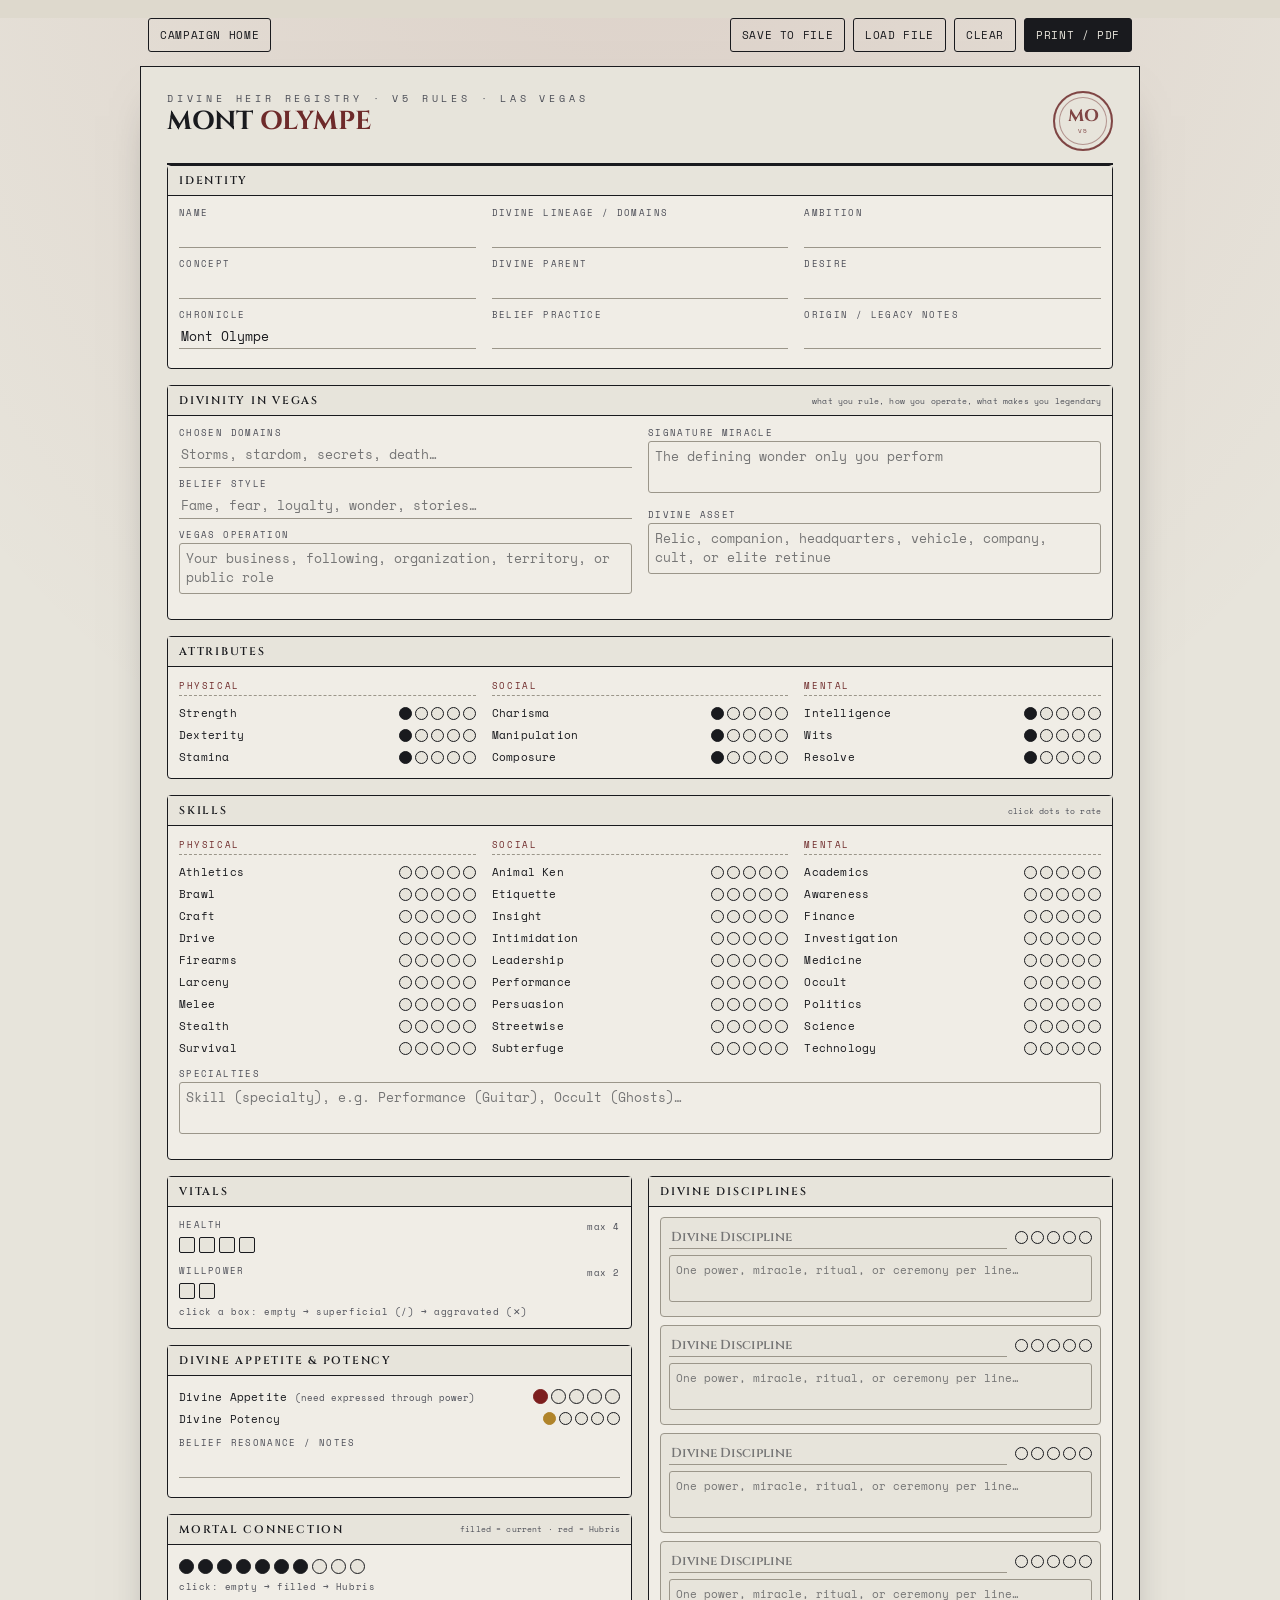
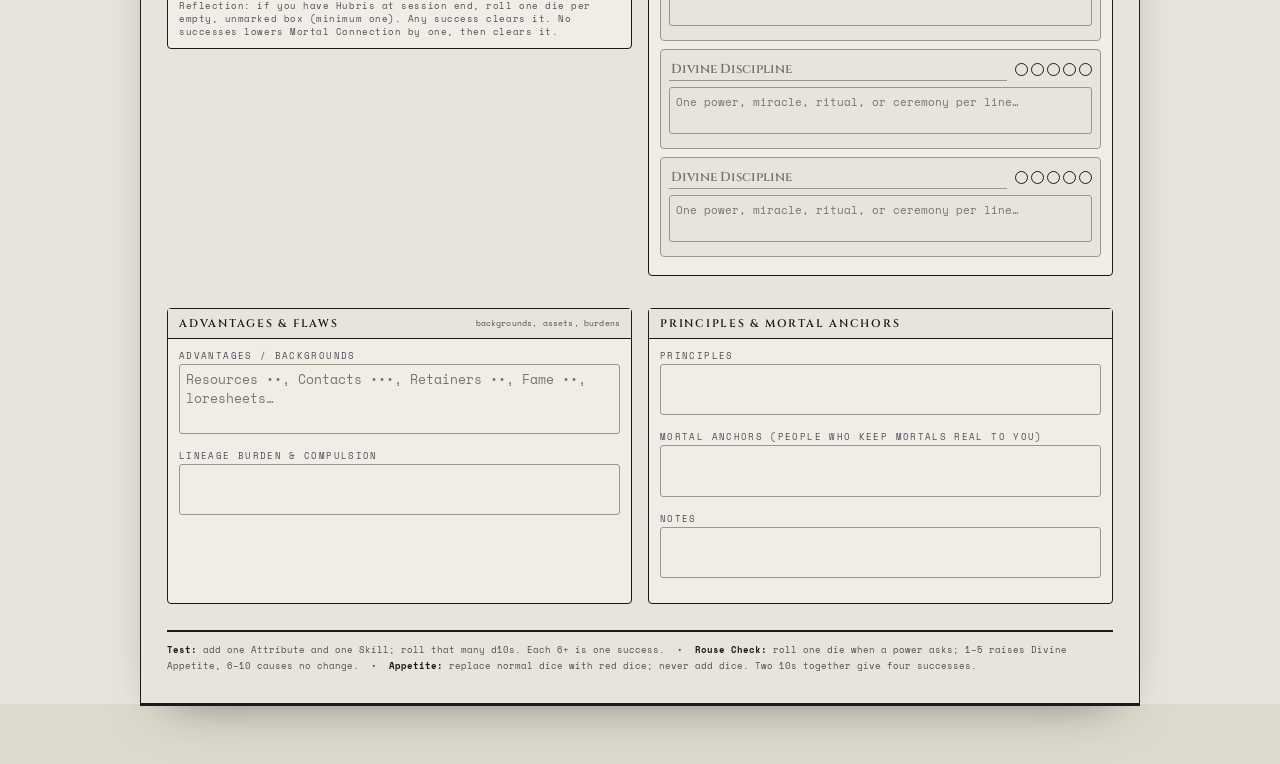
<file: character-sheet.html>
<!doctype html>
<html lang="en">
<head>
<meta charset="utf-8">
<meta name="viewport" content="width=device-width, initial-scale=1">
<title>Mont Olympe — Divine Heir V5 Sheet</title>
<link rel="preconnect" href="https://fonts.googleapis.com">
<link rel="preconnect" href="https://fonts.gstatic.com" crossorigin>
<link href="https://fonts.googleapis.com/css2?family=Cinzel:wght@500;600;700&family=Space+Mono:wght@400;700&display=swap" rel="stylesheet">
<style>
  :root{
    --paper:#E7E4DB;--paper2:#DED9CD;--panel:#F0EDE6;--ink:#191A1E;--soft:#4C4E57;
    --ichor:#B0842A;--ox:#6E2A2A;--blood:#7C1E1E;--rule:#9B968A;
    --disp:'Cinzel',Georgia,serif;--mono:'Space Mono','Courier New',monospace;
  }
  *{box-sizing:border-box}
  html{background:var(--paper2)}
  body{margin:0;font-family:var(--mono);color:var(--ink);
    background:radial-gradient(120% 80% at 50% -10%,rgba(124,30,30,.10),transparent 60%),var(--paper);
    -webkit-print-color-adjust:exact;print-color-adjust:exact}
  .bar{max-width:1000px;margin:18px auto 0;padding:0 8px;display:flex;flex-wrap:wrap;gap:8px;align-items:center}
  .bar select,.btn{font-family:var(--mono);font-size:10.5px;letter-spacing:.06em;border:1.5px solid var(--ink);
    background:var(--paper);color:var(--ink);padding:8px 11px;border-radius:3px;cursor:pointer}
  .btn{background:var(--ink);color:var(--paper);text-transform:uppercase}
  .btn:hover{background:var(--ox);border-color:var(--ox)}
  .btn.g{background:transparent;color:var(--ink)}
  .spacer{flex:1}.saved{font-size:10px;color:var(--ox);letter-spacing:.08em;opacity:0;transition:opacity .3s}
  .saved.show{opacity:1}.lbl{font-size:9px;letter-spacing:.14em;text-transform:uppercase;color:var(--soft)}

  .sheet{max-width:1000px;margin:14px auto 60px;background:var(--paper);border:1.5px solid var(--ink);
    box-shadow:0 2px 0 var(--ink),0 20px 50px -30px rgba(0,0,0,.6);padding:24px 26px 30px}
  .head{display:flex;justify-content:space-between;align-items:flex-start;gap:16px;border-bottom:2px solid var(--ink);padding-bottom:12px}
  .eyebrow{font-size:9.5px;letter-spacing:.4em;text-transform:uppercase;color:var(--soft);margin:0 0 4px}
  .title{font-family:var(--disp);font-weight:700;font-size:26px;line-height:1;margin:0}
  .title .r{color:var(--ox)}
  .seal{width:60px;height:60px;border-radius:50%;border:2px solid var(--ox);display:flex;align-items:center;
    justify-content:center;flex-direction:column;color:var(--ox);opacity:.85;flex:none;
    box-shadow:inset 0 0 0 4px var(--paper),inset 0 0 0 5px rgba(110,42,42,.5)}
  .seal b{font-family:var(--disp);font-size:17px;line-height:1}.seal small{font-size:6px;letter-spacing:.2em;margin-top:2px}

  .row{display:grid;gap:16px;margin-top:16px}
  .r3{grid-template-columns:1fr 1fr 1fr}.r2{grid-template-columns:1fr 1fr}
  @media(max-width:820px){.r3,.r2{grid-template-columns:1fr}}
  .box{border:1.5px solid var(--ink);border-radius:4px;background:var(--panel);margin-bottom:16px}
  .box h3{font-family:var(--disp);font-weight:600;font-size:11px;letter-spacing:.16em;text-transform:uppercase;
    margin:0;padding:7px 11px;border-bottom:1.5px solid var(--ink);background:var(--paper);
    display:flex;justify-content:space-between;align-items:center}
  .box h3 .hint{font-family:var(--mono);font-weight:400;font-size:8px;color:var(--soft);text-transform:none;letter-spacing:.02em}
  .box .in{padding:10px 11px}

  label.fl{font-size:8.5px;letter-spacing:.16em;text-transform:uppercase;color:var(--soft);display:block;margin-bottom:2px}
  input.l,textarea.l{width:100%;border:none;border-bottom:1.4px solid var(--rule);background:transparent;
    font-family:var(--mono);font-size:12.5px;color:var(--ink);padding:2px;resize:none;line-height:1.5}
  input.l:focus,textarea.l:focus{outline:none;border-bottom-color:var(--ox);background:linear-gradient(transparent 80%,rgba(110,42,42,.10))}
  textarea.l{border:1.4px solid var(--rule);border-radius:3px;padding:6px;min-height:44px}
  textarea.l:focus{border-color:var(--ox);background:rgba(110,42,42,.05)}
  .pair{margin-bottom:9px}.two{display:flex;gap:10px}.two>div{flex:1}

  /* trait row: label + dots */
  .trait{display:flex;justify-content:space-between;align-items:center;padding:3px 0;gap:8px}
  .trait .k{font-size:11px;letter-spacing:.02em;text-transform:capitalize;white-space:nowrap}
  .trait .k small{color:var(--soft);text-transform:none;letter-spacing:0}
  .dots{display:flex;gap:3px;flex:none}
  .dot{width:13px;height:13px;border:1.4px solid var(--ink);border-radius:50%;cursor:pointer;background:var(--paper)}
  .dot.f{background:var(--ink)}
  .dots.gold .dot.f{background:var(--ichor);border-color:var(--ichor)}
  .cat{font-size:9px;letter-spacing:.18em;text-transform:uppercase;color:var(--ox);margin:2px 0 6px;border-bottom:1px dashed var(--rule);padding-bottom:3px}

  /* box trackers */
  .track{display:flex;flex-wrap:wrap;gap:4px;margin-top:4px}
  .tbox{width:16px;height:16px;border:1.5px solid var(--ink);border-radius:2px;cursor:pointer;background:var(--paper);
    position:relative}
  .tbox.s::after{content:"/";position:absolute;inset:0;display:flex;align-items:center;justify-content:center;
    font-weight:700;color:var(--ox);font-size:14px}
  .tbox.a::after{content:"✕";position:absolute;inset:0;display:flex;align-items:center;justify-content:center;
    font-weight:700;color:var(--blood);font-size:12px}
  .hbox{width:15px;height:15px;border:1.5px solid var(--ink);cursor:pointer;background:var(--paper);border-radius:50%}
  .hbox.f{background:var(--ink)}.hbox.stain{background:var(--paper);border-color:var(--blood);box-shadow:inset 0 0 0 2px var(--blood)}
  .hungerdots .dot{width:15px;height:15px}
  .hungerdots .dot.f{background:var(--blood);border-color:var(--blood)}
  .derived{font-size:9px;color:var(--soft);letter-spacing:.06em;margin-top:3px}

  .disc{border:1.3px solid var(--rule);border-radius:4px;padding:8px;margin-bottom:8px;background:var(--paper)}
  .disc .dtop{display:flex;justify-content:space-between;align-items:center;gap:8px}
  .disc input.dn{border:none;border-bottom:1.4px solid var(--rule);background:transparent;font-family:var(--disp);
    font-weight:600;font-size:13px;color:var(--ink);flex:1;padding:2px}
  .disc input.dn:focus{outline:none;border-bottom-color:var(--ox)}
  .disc textarea.l{min-height:36px;margin-top:6px;font-size:11px}
  .dguide{margin-top:6px;padding:6px 8px;border-left:3px solid var(--ox);background:var(--warm);font-size:9px;line-height:1.45;color:var(--soft)}
  .prules{display:grid;grid-template-columns:repeat(2,minmax(0,1fr));gap:6px;margin-top:7px}
  .prule{border:1px solid var(--rule);border-left:3px solid var(--ichor);border-radius:3px;padding:7px;background:var(--panel);font-size:8.5px;line-height:1.42}
  .prule h4{font-family:var(--disp);font-size:10px;margin:0 0 4px}.prule h4 span{font-family:var(--mono);font-size:7px;color:var(--soft);font-weight:400}
  .prule p{margin:3px 0}.prule b{font-size:7px;text-transform:uppercase;color:var(--soft)}.prule a{color:var(--ox)}

  .footer{margin-top:10px;border-top:2px solid var(--ink);padding-top:10px;font-size:9px;color:var(--soft);line-height:1.7}
  .footer b{color:var(--ink)}
  @media(max-width:700px){.prules{grid-template-columns:1fr}}
  @media print{html,body{background:#fff}.bar{display:none}.sheet{box-shadow:none;margin:0;max-width:100%}.box,.prule{break-inside:avoid}}
</style>
</head>
<body>

<div class="bar">
  <a class="btn g" href="index.html" style="text-decoration:none">Campaign home</a>
  <div class="spacer"></div>
  <span class="saved" id="saved">saved ✓</span>
  <button class="btn g" onclick="doExport()">Save to file</button>
  <button class="btn g" onclick="document.getElementById('imp').click()">Load file</button>
  <input type="file" id="imp" accept="application/json" style="display:none">
  <button class="btn g" onclick="wipe()">Clear</button>
  <button class="btn" onclick="window.print()">Print / PDF</button>
</div>

<div class="sheet">
  <div class="head">
    <div>
      <p class="eyebrow">Divine Heir Registry · V5 Rules · Las Vegas</p>
      <h1 class="title">MONT <span class="r">OLYMPE</span></h1>
    </div>
    <div class="seal"><b>MO</b><small>V5</small></div>
  </div>

  <!-- IDENTITY -->
  <div class="box"><h3>Identity</h3><div class="in">
    <div class="row r3" style="margin-top:0">
      <div>
        <div class="pair"><label class="fl">Name</label><input class="l" data-f="name"></div>
        <div class="pair"><label class="fl">Concept</label><input class="l" data-f="concept"></div>
        <div class="pair"><label class="fl">Chronicle</label><input class="l" data-f="chronicle" value="Mont Olympe"></div>
      </div>
      <div>
        <div class="pair"><label class="fl">Divine lineage / domains</label><input class="l" data-f="clan"></div>
        <div class="pair"><label class="fl">Divine parent</label><input class="l" data-f="sire"></div>
        <div class="pair"><label class="fl">Belief practice</label><input class="l" data-f="predator"></div>
      </div>
      <div>
        <div class="pair"><label class="fl">Ambition</label><input class="l" data-f="ambition"></div>
        <div class="pair"><label class="fl">Desire</label><input class="l" data-f="desire"></div>
        <div class="pair"><label class="fl">Origin / legacy notes</label><input class="l" data-f="gen"></div>
      </div>
    </div>
  </div></div>

  <div class="box"><h3>Divinity in Vegas <span class="hint">what you rule, how you operate, what makes you legendary</span></h3><div class="in">
    <div class="row r2" style="margin-top:0">
      <div>
        <div class="pair"><label class="fl">Chosen domains</label><input class="l" data-f="domains" placeholder="Storms, stardom, secrets, death…"></div>
        <div class="pair"><label class="fl">Belief style</label><input class="l" data-f="beliefStyle" placeholder="Fame, fear, loyalty, wonder, stories…"></div>
        <div class="pair"><label class="fl">Vegas operation</label><textarea class="l" data-f="vegasOperation" placeholder="Your business, following, organization, territory, or public role"></textarea></div>
      </div>
      <div>
        <div class="pair"><label class="fl">Signature miracle</label><textarea class="l" data-f="signatureMiracle" placeholder="The defining wonder only you perform"></textarea></div>
        <div class="pair"><label class="fl">Divine asset</label><textarea class="l" data-f="divineAsset" placeholder="Relic, companion, headquarters, vehicle, company, cult, or elite retinue"></textarea></div>
      </div>
    </div>
  </div></div>

  <!-- ATTRIBUTES -->
  <div class="box"><h3>Attributes</h3><div class="in"><div class="row r3" style="margin-top:0">
    <div><div class="cat">Physical</div><div id="attr-phys"></div></div>
    <div><div class="cat">Social</div><div id="attr-soc"></div></div>
    <div><div class="cat">Mental</div><div id="attr-ment"></div></div>
  </div></div></div>

  <!-- SKILLS -->
  <div class="box"><h3>Skills <span class="hint">click dots to rate</span></h3><div class="in"><div class="row r3" style="margin-top:0">
    <div><div class="cat">Physical</div><div id="sk-phys"></div></div>
    <div><div class="cat">Social</div><div id="sk-soc"></div></div>
    <div><div class="cat">Mental</div><div id="sk-ment"></div></div>
  </div>
  <div class="pair" style="margin-top:8px"><label class="fl">Specialties</label><textarea class="l" data-f="specialties" placeholder="Skill (specialty), e.g. Performance (Guitar), Occult (Ghosts)…"></textarea></div>
  </div></div>

  <!-- TRACKERS + DISCIPLINES -->
  <div class="row r2">
    <div>
      <div class="box"><h3>Vitals</h3><div class="in">
        <div style="display:flex;justify-content:space-between;align-items:center">
          <span class="lbl">Health</span><span class="derived" id="hp-max"></span></div>
        <div class="track" id="health"></div>
        <div style="display:flex;justify-content:space-between;align-items:center;margin-top:10px">
          <span class="lbl">Willpower</span><span class="derived" id="wp-max"></span></div>
        <div class="track" id="willpower"></div>
        <div class="derived" style="margin-top:6px">click a box: empty → superficial (/) → aggravated (✕)</div>
      </div></div>

      <div class="box"><h3>Divine Appetite &amp; Potency</h3><div class="in">
        <div class="trait"><span class="k">Divine appetite <small>(need expressed through power)</small></span>
          <div class="dots hungerdots" id="hunger"></div></div>
        <div class="trait"><span class="k">Divine Potency</span><div class="dots gold" id="bp"></div></div>
        <div class="pair" style="margin-top:6px"><label class="fl">Belief resonance / notes</label><input class="l" data-f="resonance"></div>
      </div></div>

      <div class="box"><h3>Mortal Connection <span class="hint">filled = current · red = Hubris</span></h3><div class="in">
        <div class="track" id="humanity"></div>
        <div class="derived" style="margin-top:6px">click: empty → filled → Hubris</div>
        <div class="derived" style="margin-top:6px">Reflection: if you have Hubris at session end, roll one die per empty, unmarked box (minimum one). Any success clears it. No successes lowers Mortal Connection by one, then clears it.</div>
      </div></div>
    </div>

    <div>
      <div class="box"><h3>Divine Disciplines</h3><div class="in" id="discs"></div></div>
    </div>
  </div>

  <!-- FACTS / ADVANTAGES -->
  <div class="row r2">
    <div class="box"><h3>Advantages &amp; Flaws <span class="hint">backgrounds, assets, burdens</span></h3><div class="in">
      <div class="pair"><label class="fl">Advantages / Backgrounds</label><textarea class="l" data-f="advantages" style="min-height:70px" placeholder="Resources ••, Contacts •••, Retainers ••, Fame ••, loresheets…"></textarea></div>
      <div class="pair"><label class="fl">Lineage burden &amp; compulsion</label><textarea class="l" data-f="bane"></textarea></div>
    </div></div>
    <div class="box"><h3>Principles &amp; Mortal Anchors</h3><div class="in">
      <div class="pair"><label class="fl">Principles</label><textarea class="l" data-f="convictions"></textarea></div>
      <div class="pair"><label class="fl">Mortal Anchors (people who keep mortals real to you)</label><textarea class="l" data-f="touchstones"></textarea></div>
      <div class="pair"><label class="fl">Notes</label><textarea class="l" data-f="notes"></textarea></div>
    </div></div>
  </div>

  <div class="footer">
    <b>Test:</b> add one Attribute and one Skill; roll that many d10s. Each 6+ is one success. &nbsp;•&nbsp;
    <b>Rouse Check:</b> roll one die when a power asks; 1–5 raises Divine Appetite, 6–10 causes no change. &nbsp;•&nbsp;
    <b>Appetite:</b> replace normal dice with red dice; never add dice. Two 10s together give four successes.
  </div>
</div>

<script>
const ATTR={phys:['strength','dexterity','stamina'],soc:['charisma','manipulation','composure'],ment:['intelligence','wits','resolve']};
const SKILL={
 phys:['athletics','brawl','craft','drive','firearms','larceny','melee','stealth','survival'],
 soc:['animal ken','etiquette','insight','intimidation','leadership','performance','persuasion','streetwise','subterfuge'],
 ment:['academics','awareness','finance','investigation','medicine','occult','politics','science','technology']};
const DISC_GUIDE={
 Auspex:'Investigation and foresight. Usual roll: Wits or Resolve + Auspex.',Fortitude:'Physical and mental defense. Often passive; resisted effects use Stamina, Resolve, or Composure.',Potence:'Force and close combat. Usual roll: Strength + Brawl, Melee, or Athletics.',Celerity:'Speed and precise movement. Usual roll: Dexterity + Athletics, Drive, or Firearms.',Presence:'Emotion, fame, and fear. Usual roll: Charisma or Manipulation + Presence.',Dominate:'Commands and altered memory. Usual roll: Manipulation + Dominate.',Obfuscate:'Disguise and disappearance. Often automatic until challenged; then Wits + Obfuscate.',Oblivion:'Death and shadow. Usual roll: Resolve or Wits + Oblivion.','Blood Sorcery':'Rituals and curses. Usual roll: Intelligence or Resolve + Blood Sorcery.',Animalism:'Animals and instinct. Usual roll: Charisma or Manipulation + Animalism.',Protean:'Transformation. Most forms activate automatically; attacks use a normal physical test.'
};
const KEY='montolympe-v5-sheet-v1';

function blank(){
  const s={schemaVersion:2,build:{},f:{chronicle:'Mont Olympe'},attr:{},skill:{},disc:[],hunger:1,bp:1,
    health:[],willpower:[],humanity:Array(10).fill(0)};
  Object.values(ATTR).flat().forEach(a=>s.attr[a]=1);
  Object.values(SKILL).flat().forEach(k=>s.skill[k]=0);
  for(let i=0;i<3;i++) s.humanity[i]=1; // default humanity 7 -> fill 7; set below
  s.humanity=Array(10).fill(0).map((_,i)=>i<7?1:0);
  s.disc=Array(6).fill(0).map(()=>({name:'',rating:0,powers:''}));
  return s;
}
let state=blank();

// ---- helpers
function dots(container,val,max,onset,gold){
  container.innerHTML='';container.className='dots'+(gold?' gold':'');
  for(let i=1;i<=max;i++){const d=document.createElement('span');d.className='dot'+(i<=val?' f':'');
    d.onclick=()=>onset(i===val?i-1:i);container.appendChild(d);}
}
function traitRow(parent,key,val,onset,min){
  const row=document.createElement('div');row.className='trait';
  const k=document.createElement('span');k.className='k';k.textContent=key;
  const dc=document.createElement('div');
  row.appendChild(k);row.appendChild(dc);parent.appendChild(row);
  dots(dc,val,5,v=>{onset(Math.max(min||0,v));},false);
}
function healthMax(){return (state.attr.stamina||1)+3;}
function wpMax(){return (state.attr.composure||1)+(state.attr.resolve||1);}
function fitTrack(arr,n){arr.length=n; for(let i=0;i<n;i++) if(arr[i]==null)arr[i]=0; return arr;}

function render(){
  // identity fields
  document.querySelectorAll('[data-f]').forEach(el=>{
    const value=state.f[el.dataset.f];
    el.value=value==null?'':(Array.isArray(value)?value.join(', '):(typeof value==='object'?JSON.stringify(value):value));
  });
  // attributes
  for(const [grp,ids] of Object.entries({phys:'attr-phys',soc:'attr-soc',ment:'attr-ment'})){
    const box=document.getElementById(ids);box.innerHTML='';
    ATTR[grp].forEach(a=>traitRow(box,a,state.attr[a],v=>{state.attr[a]=v;save();renderTracks();},1));
  }
  // skills
  for(const [grp,ids] of Object.entries({phys:'sk-phys',soc:'sk-soc',ment:'sk-ment'})){
    const box=document.getElementById(ids);box.innerHTML='';
    SKILL[grp].forEach(k=>traitRow(box,k,state.skill[k],v=>{state.skill[k]=v;save();},0));
  }
  // hunger, bp
  dots(document.getElementById('hunger'),state.hunger,5,v=>{state.hunger=(v===state.hunger?v-1:v);save();},false);
  document.getElementById('hunger').classList.add('hungerdots');
  dots(document.getElementById('bp'),state.bp,5,v=>{state.bp=(v===state.bp?v-1:v);save();},true);
  // humanity
  const hb=document.getElementById('humanity');hb.innerHTML='';
  state.humanity.forEach((st,i)=>{const b=document.createElement('span');
    b.className='hbox'+(st===1?' f':st===2?' stain':'');
    b.onclick=()=>{state.humanity[i]=(st+1)%3;save();render();};hb.appendChild(b);});
  renderTracks();
  renderDiscs();
}
function renderTracks(){
  fitTrack(state.health,healthMax());fitTrack(state.willpower,wpMax());
  document.getElementById('hp-max').textContent='max '+healthMax();
  document.getElementById('wp-max').textContent='max '+wpMax();
  for(const [key,id] of [['health','health'],['willpower','willpower']]){
    const c=document.getElementById(id);c.innerHTML='';
    state[key].forEach((st,i)=>{const b=document.createElement('span');
      b.className='tbox'+(st===1?' s':st===2?' a':'');
      b.onclick=()=>{state[key][i]=(st+1)%3;save();renderTracks();};c.appendChild(b);});
  }
}
function renderDiscs(){
  const wrap=document.getElementById('discs');wrap.innerHTML='';
  state.disc.forEach((d,i)=>{
    const el=document.createElement('div');el.className='disc';
    const top=document.createElement('div');top.className='dtop';
    const nm=document.createElement('input');nm.className='dn';nm.placeholder='Divine Discipline';nm.value=d.name||'';
    nm.oninput=()=>{d.name=nm.value;save();};
    const dc=document.createElement('div');
    top.appendChild(nm);top.appendChild(dc);el.appendChild(top);
    dots(dc,d.rating,5,v=>{d.rating=(v===d.rating?v-1:v);save();},true);
    if(DISC_GUIDE[d.name]){const guide=document.createElement('div');guide.className='dguide';guide.textContent=DISC_GUIDE[d.name];el.appendChild(guide);}
    const ta=document.createElement('textarea');ta.className='l';ta.placeholder='One power, miracle, ritual, or ceremony per line…';
    ta.value=Array.isArray(d.powerList)?d.powerList.map(powerLabel).join('\n'):(d.powers||'');
    ta.oninput=()=>{
      d.powers=ta.value;
      if(Array.isArray(d.powerList))d.powerList=ta.value.split(/\n+/).map(v=>v.trim()).filter(Boolean);
      save();
    };el.appendChild(ta);
    if(Array.isArray(d.powerList)&&d.powerList.some(p=>p&&typeof p==='object'&&p.rules)){
      const rules=document.createElement('div');rules.className='prules';
      rules.innerHTML=d.powerList.filter(p=>p&&typeof p==='object'&&p.rules).map(powerRuleCard).join('');
      el.appendChild(rules);
    }
    wrap.appendChild(el);
  });
}

function powerLabel(power){
  if(typeof power==='string')return power;
  if(!power||typeof power!=='object')return String(power||'');
  const name=power.name||power.title||power.power||'';
  const level=power.level!=null?' (Level '+power.level+')':'';
  const summary=power.summary?' — '+campaignTerms(power.summary):'';
  return name+level+summary;
}

function powerRuleCard(power){
  const r=power.rules||{},clean=v=>campaignTerms(String(v||'N/A').replace(/Errata/g,'').replace(/\s+/g,' ').trim()||'N/A');
  const no=v=>/^(N\/A|No|None)$/i.test(clean(v));
  const roll=no(r.pool)?'No roll':clean(r.pool),opp=no(r.opposed)?'No opposing roll':clean(r.opposed);
  const req=[!no(r.prerequisite)?'Power: '+clean(r.prerequisite):'',!no(r.amalgam)?'Discipline: '+clean(r.amalgam):''].filter(Boolean).join(' · ')||'None';
  const alias=r.canonical&&r.canonical!==power.name?' · V5: '+html(r.canonical):'';
  return '<article class="prule"><h4>'+html(power.name)+' <span>Level '+Number(power.level||0)+alias+'</span></h4><p>'+html(clean(r.effect))+'</p><p><b>Cost</b> '+html(clean(r.cost))+' · <b>Duration</b> '+html(clean(r.duration))+'</p><p><b>Roll</b> '+html(roll)+' · <b>Opposed by</b> '+html(opp)+'</p><p><b>Requirements</b> '+html(req)+'</p><p><b>Important</b> '+html(clean(r.notes))+'</p><p><b>Source</b> <a href="'+html(r.url||'#')+'" target="_blank" rel="noreferrer">'+html(clean(r.source))+'</a></p></article>';
}
function campaignTerms(v){return String(v==null?'':v)
  .replace(/Stain removal or protection from Stains/gi,'Remove or prevent Hubris')
  .replace(/Pre-emptively gain stains to prevent\/reduce further stain gains\./gi,'Gain Hubris now to prevent or reduce further Hubris.')
  .replace(/A vampire actually gains three stains doing this, but one can be mitigated by a Conviction\./gi,'The user gains three Hubris; one may be prevented by a Principle.')
  .replace(/should the user stain, so does the passenger/gi,'if the user gains Hubris, so does the passenger')
  .replace(/can net stains for the victim/gi,'can give the victim Hubris')
  .replace(/Those outside of the Sabbat take stains upon use/gi,'Those outside of the Sabbat gain Hubris when they use it')
  .replace(/\bunstained\b/gi,'unmarked')
  .replace(/\bHumanity\b/g,'Mortal Connection')
  .replace(/\bStains\b/g,'Hubris').replace(/\bstains\b/g,'Hubris').replace(/\bStain\b/g,'Hubris')
  .replace(/\bConvictions\b/g,'Principles').replace(/\bConviction\b/g,'Principle')
  .replace(/\bTouchstones\b/g,'Mortal Anchors').replace(/\bTouchstone\b/g,'Mortal Anchor')
  .replace(/their touchstone/g,'their Mortal Anchor')}
function html(v){return String(v==null?'':v).replace(/[&<>"']/g,c=>({'&':'&amp;','<':'&lt;','>':'&gt;','"':'&quot;',"'":'&#39;'}[c]));}

// text field binding
document.addEventListener('input',e=>{if(e.target.dataset&&e.target.dataset.f!=null){state.f[e.target.dataset.f]=e.target.value;save();}});

// ---- persistence
let t;function save(){try{localStorage.setItem(KEY,JSON.stringify(state));
  const s=document.getElementById('saved');s.classList.add('show');clearTimeout(t);t=setTimeout(()=>s.classList.remove('show'),1200);
}catch(e){}}
function restore(){try{const r=localStorage.getItem(KEY);if(r){state=JSON.parse(r);normalize();}}catch(e){}}
function normalize(){ // guard shape
  if(state.schemaVersion==null)state.schemaVersion=1;
  if(state.build==null)state.build={};
  state.attr=state.attr||{};state.skill=state.skill||{};
  Object.values(ATTR).flat().forEach(a=>state.attr[a]=state.attr[a]||1);
  Object.values(SKILL).flat().forEach(k=>state.skill[k]=state.skill[k]||0);
  state.f=state.f||{};state.disc=(state.disc&&state.disc.length)?state.disc:blank().disc;
  state.disc=state.disc.map(d=>d&&typeof d==='object'?d:{name:'',rating:0,powers:''});
  while(state.disc.length<6)state.disc.push({name:'',rating:0,powers:''});
  state.humanity=state.humanity&&state.humanity.length===10?state.humanity:blank().humanity;
  state.health=state.health||[];state.willpower=state.willpower||[];
  if(state.hunger==null)state.hunger=1;if(state.bp==null)state.bp=1;
}
function doExport(){const name=(state.f.name||'divine_heir').replace(/[^\w\-]+/g,'_');
  const blob=new Blob([JSON.stringify(state,null,2)],{type:'application/json'});
  const u=URL.createObjectURL(blob);const a=document.createElement('a');a.href=u;a.download='montolympe_vegas_'+name+'.json';a.click();URL.revokeObjectURL(u);}
document.getElementById('imp').addEventListener('change',e=>{const f=e.target.files[0];if(!f)return;
  const r=new FileReader();r.onload=()=>{try{state=JSON.parse(r.result);normalize();render();save();}catch(err){alert('Could not read that file.');}};
  r.readAsText(f);e.target.value='';});
function wipe(){if(!confirm('Clear the whole sheet?'))return;state=blank();render();save();}

restore();render();
</script>
</body>
</html>
</file>
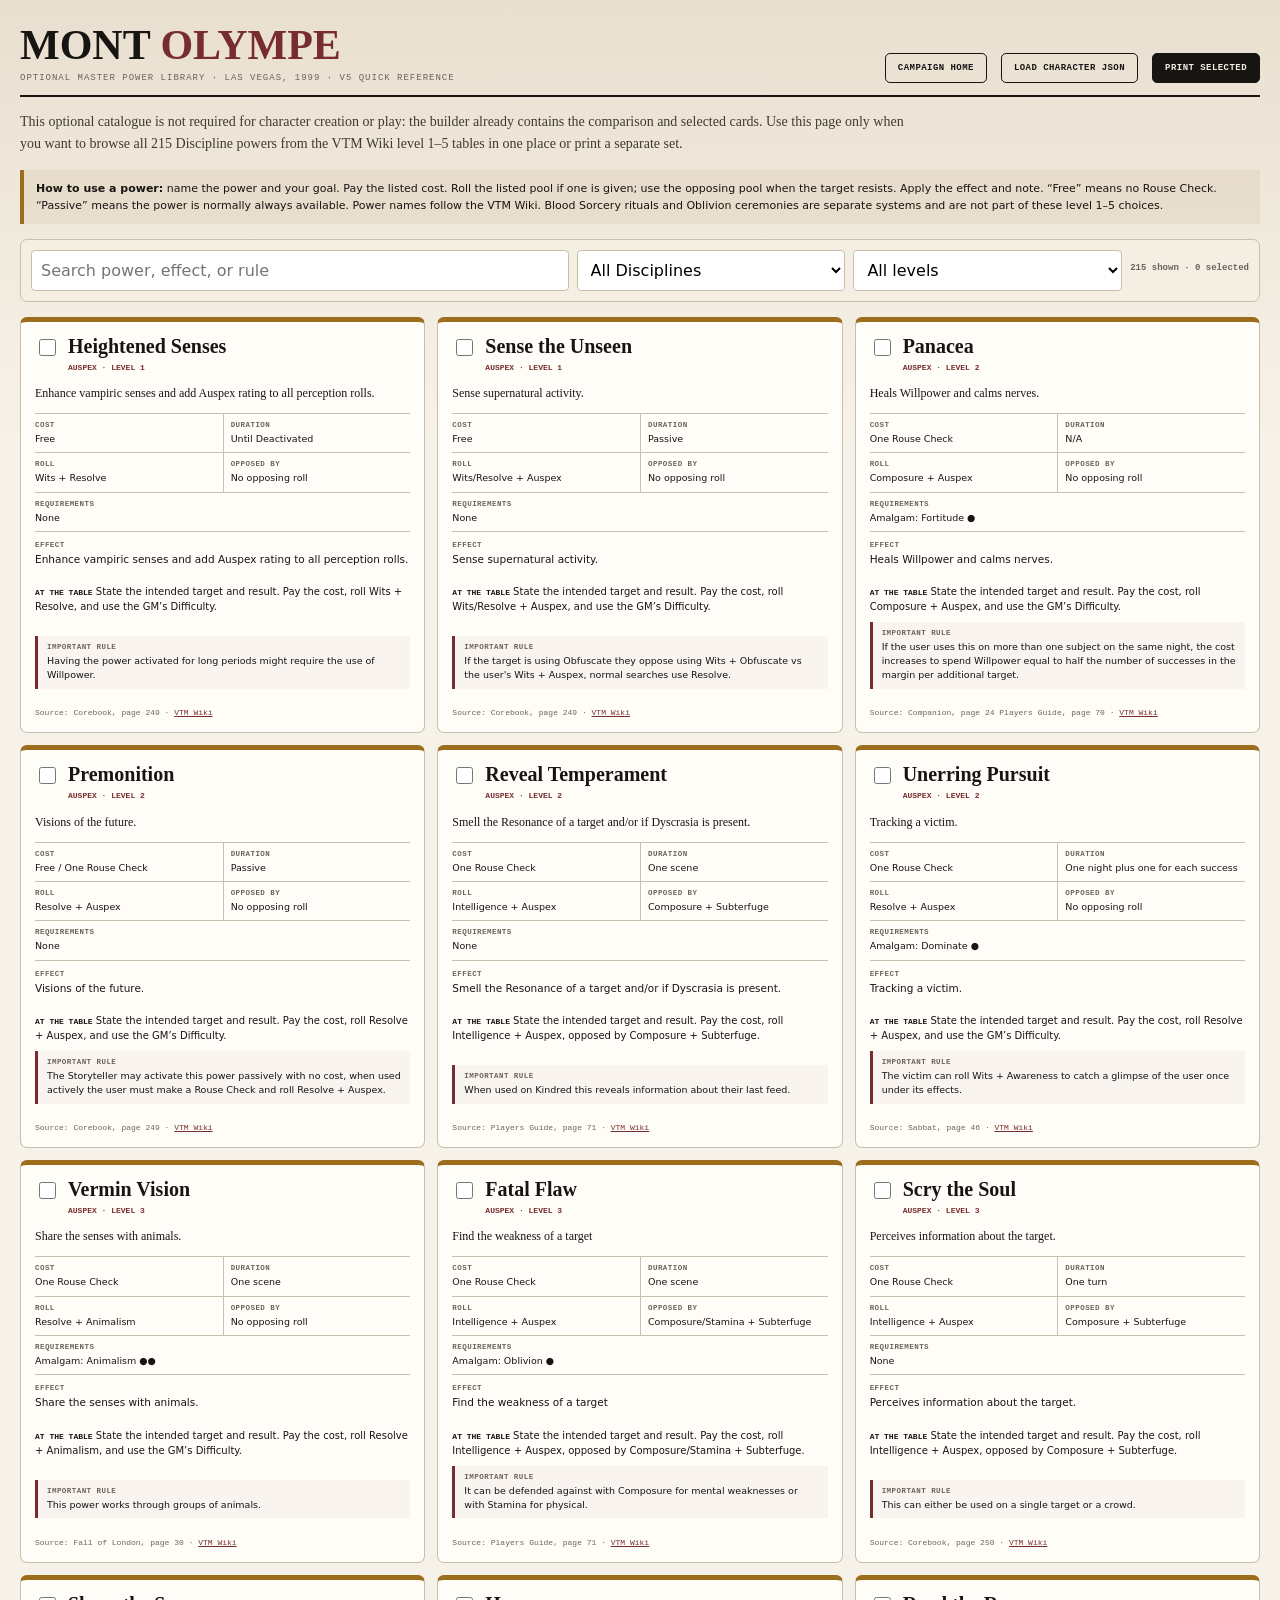
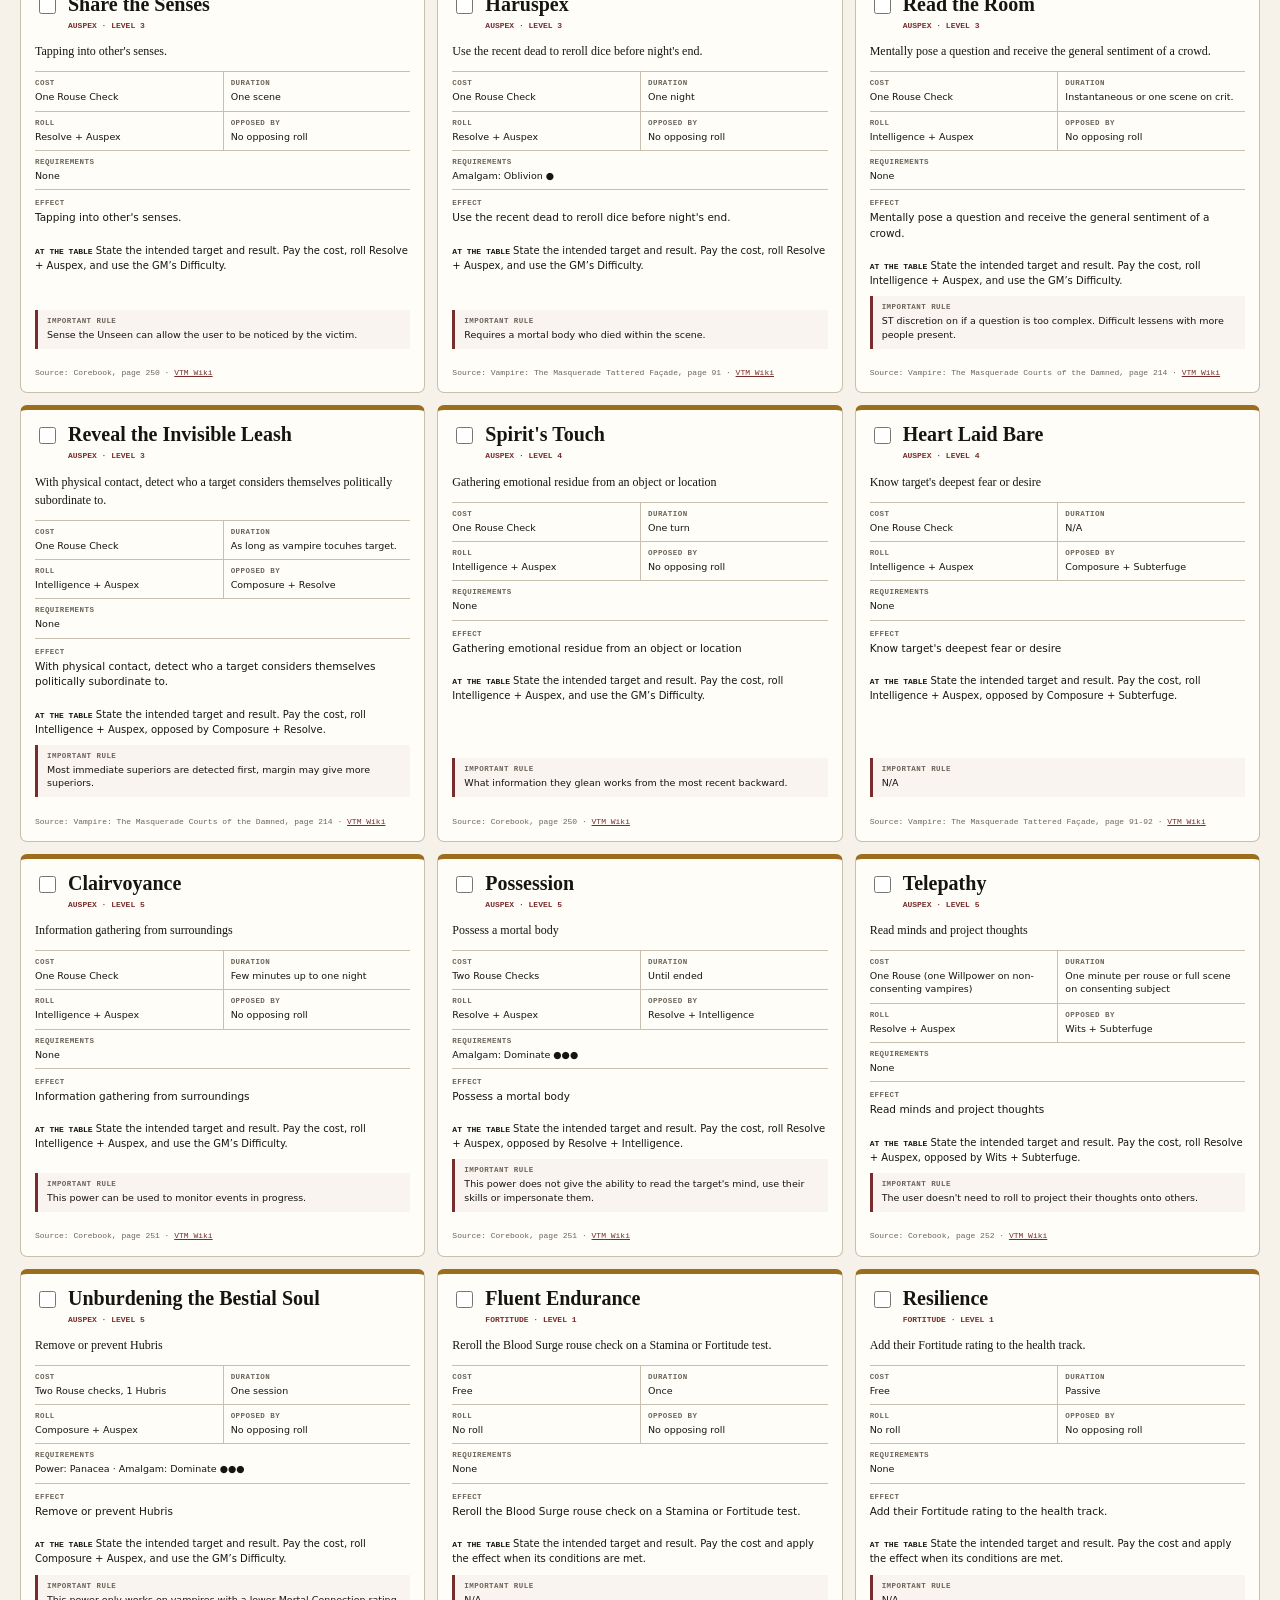
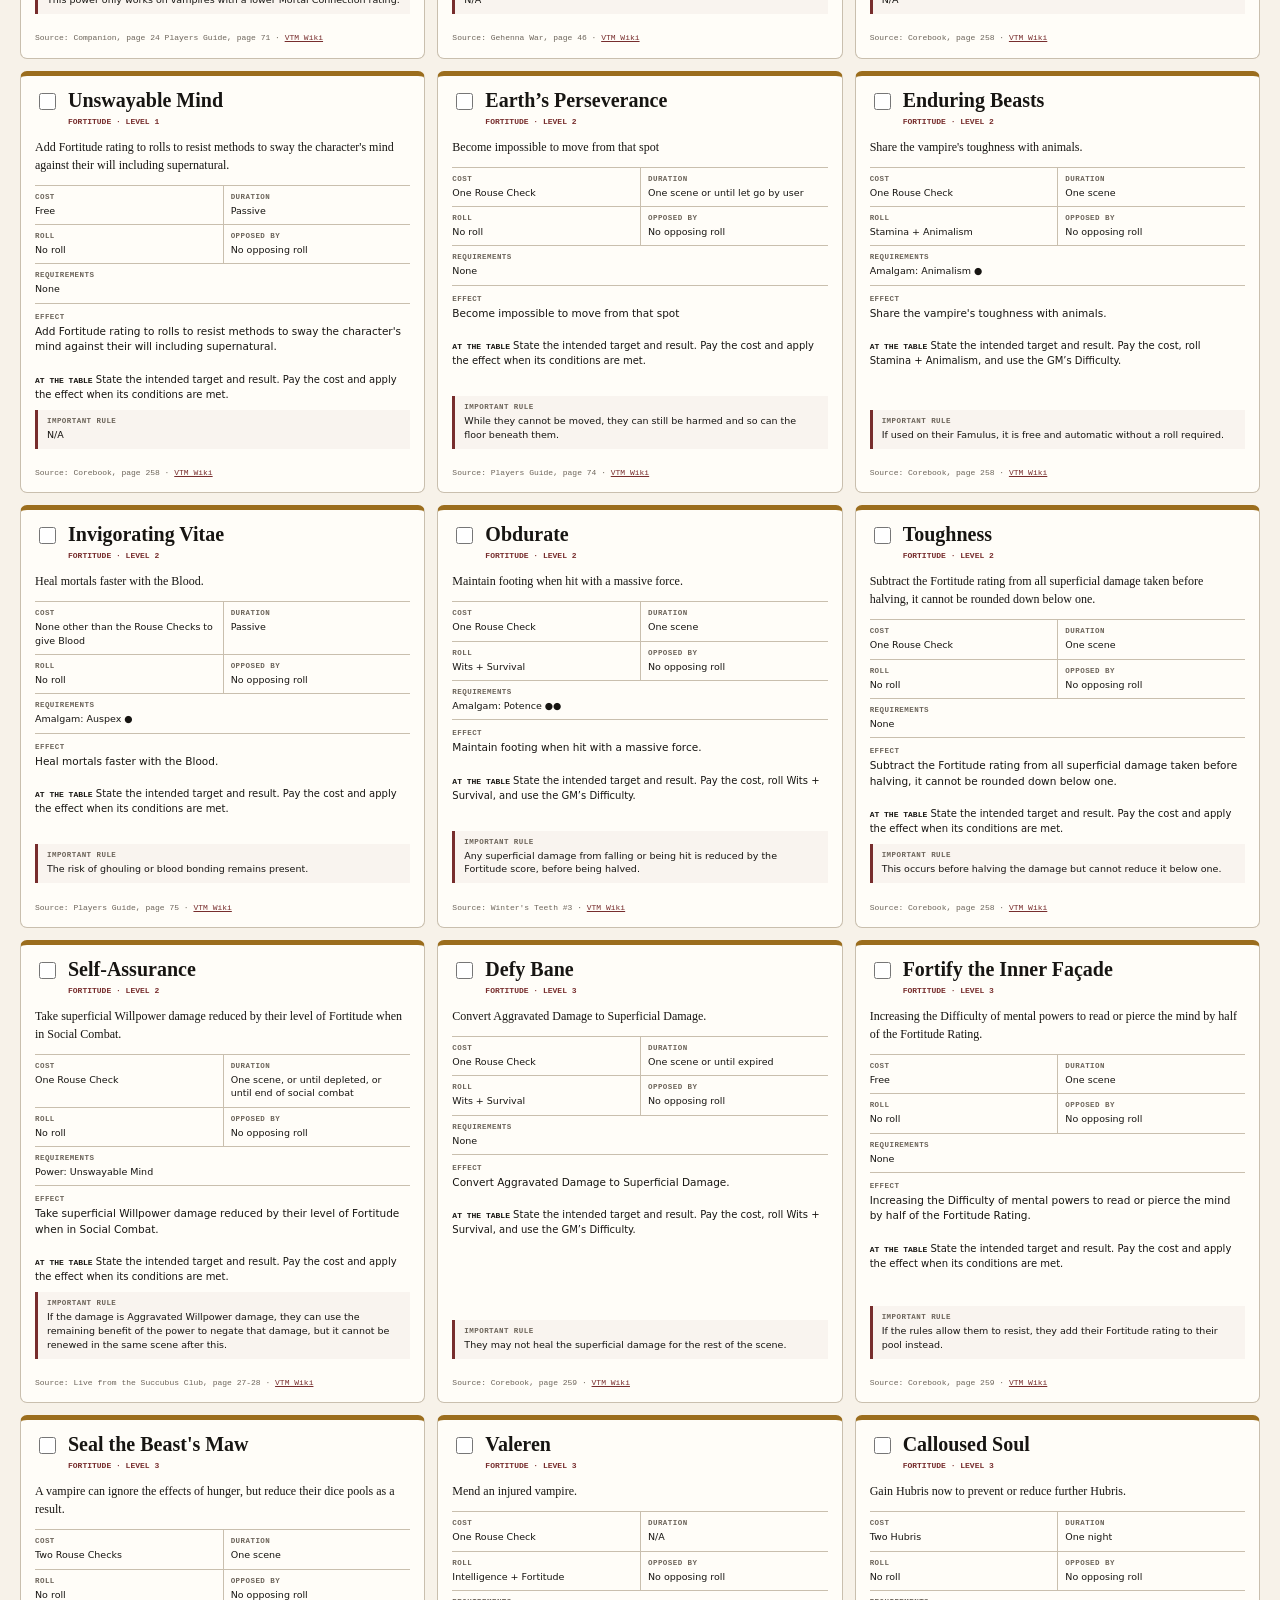
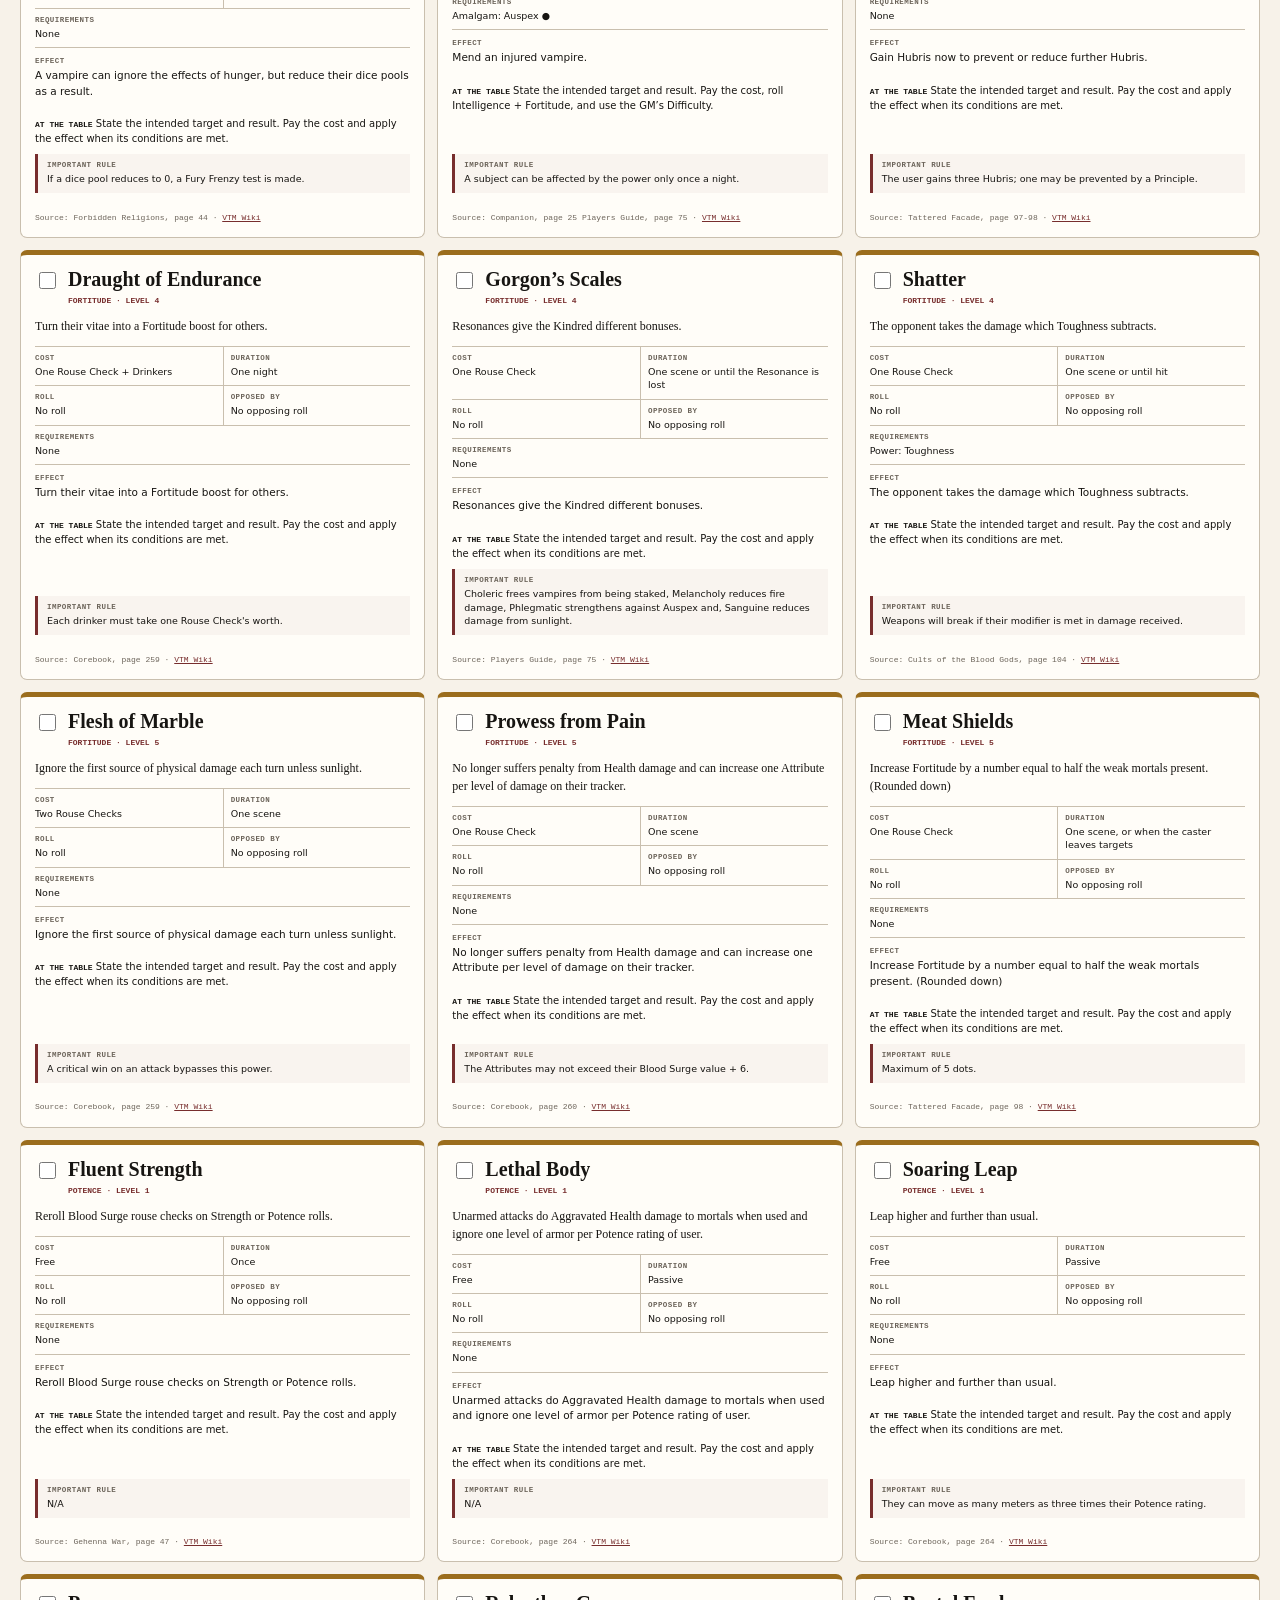
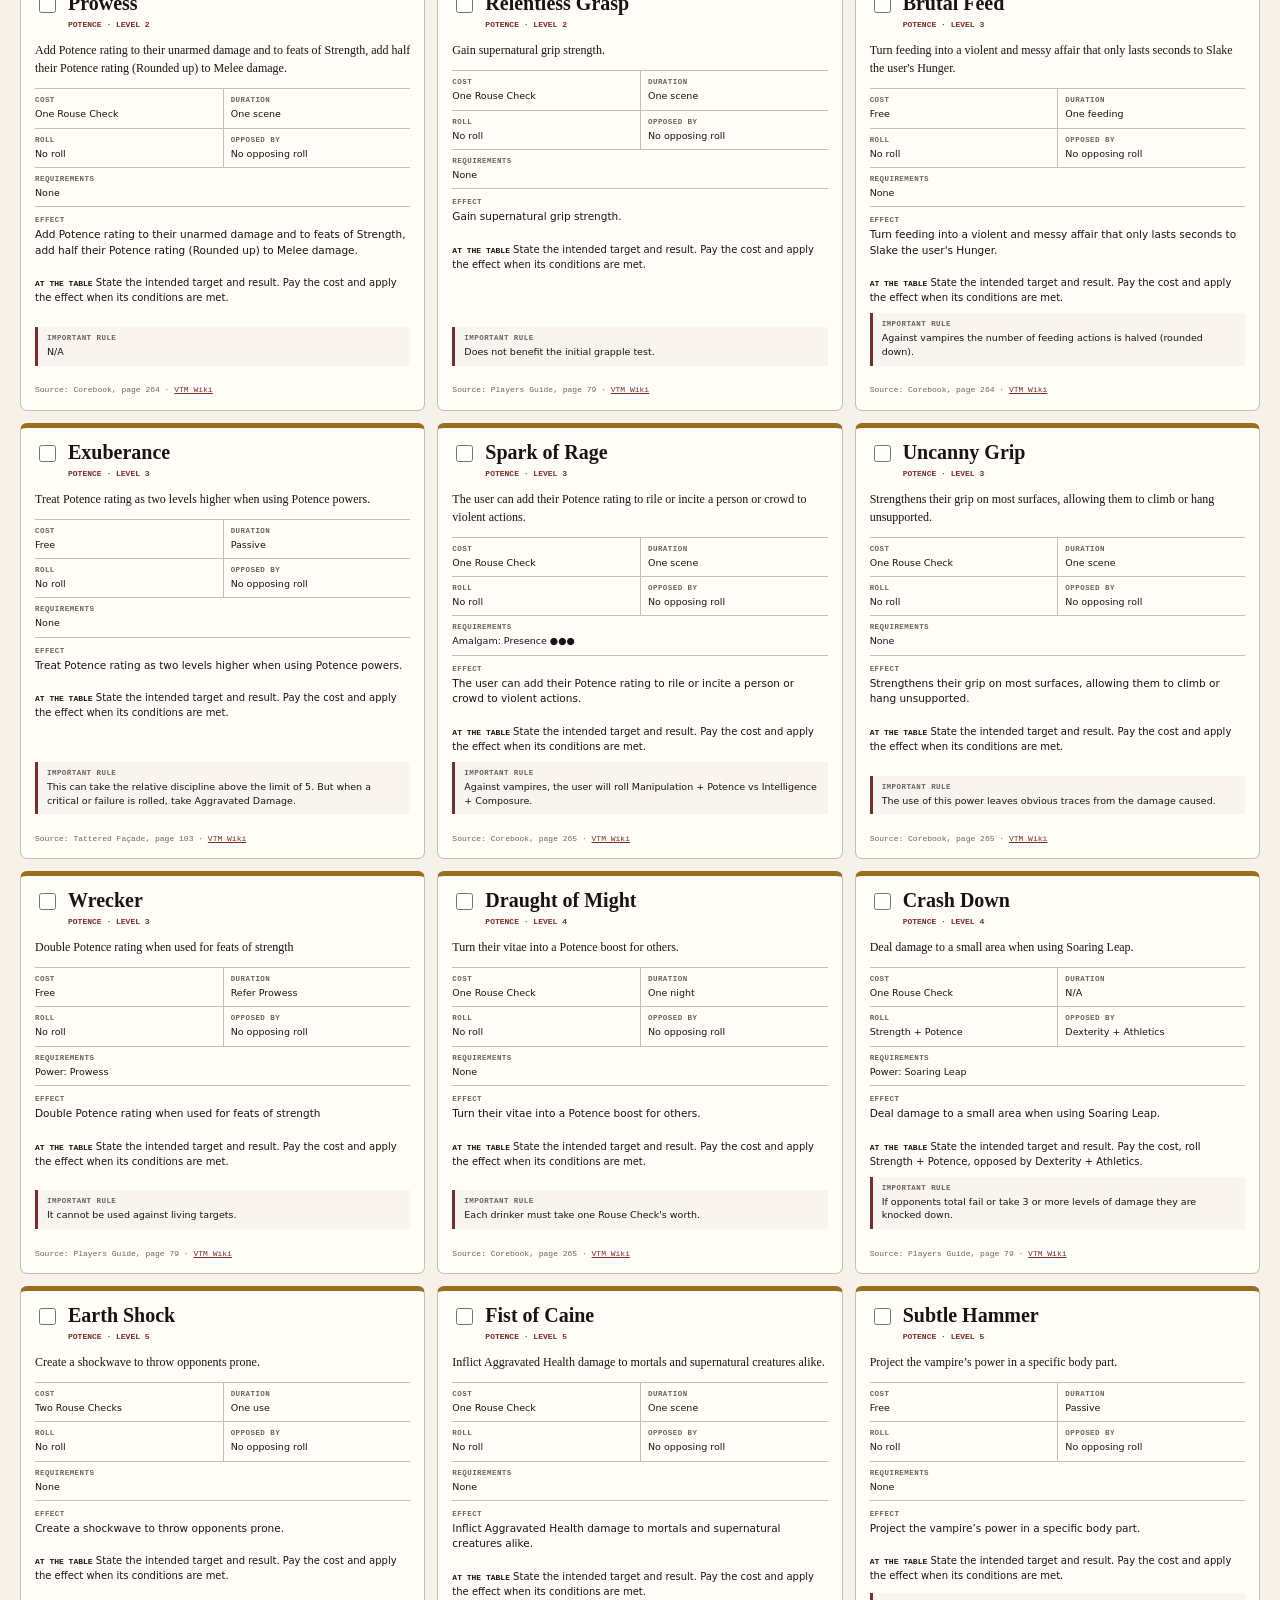
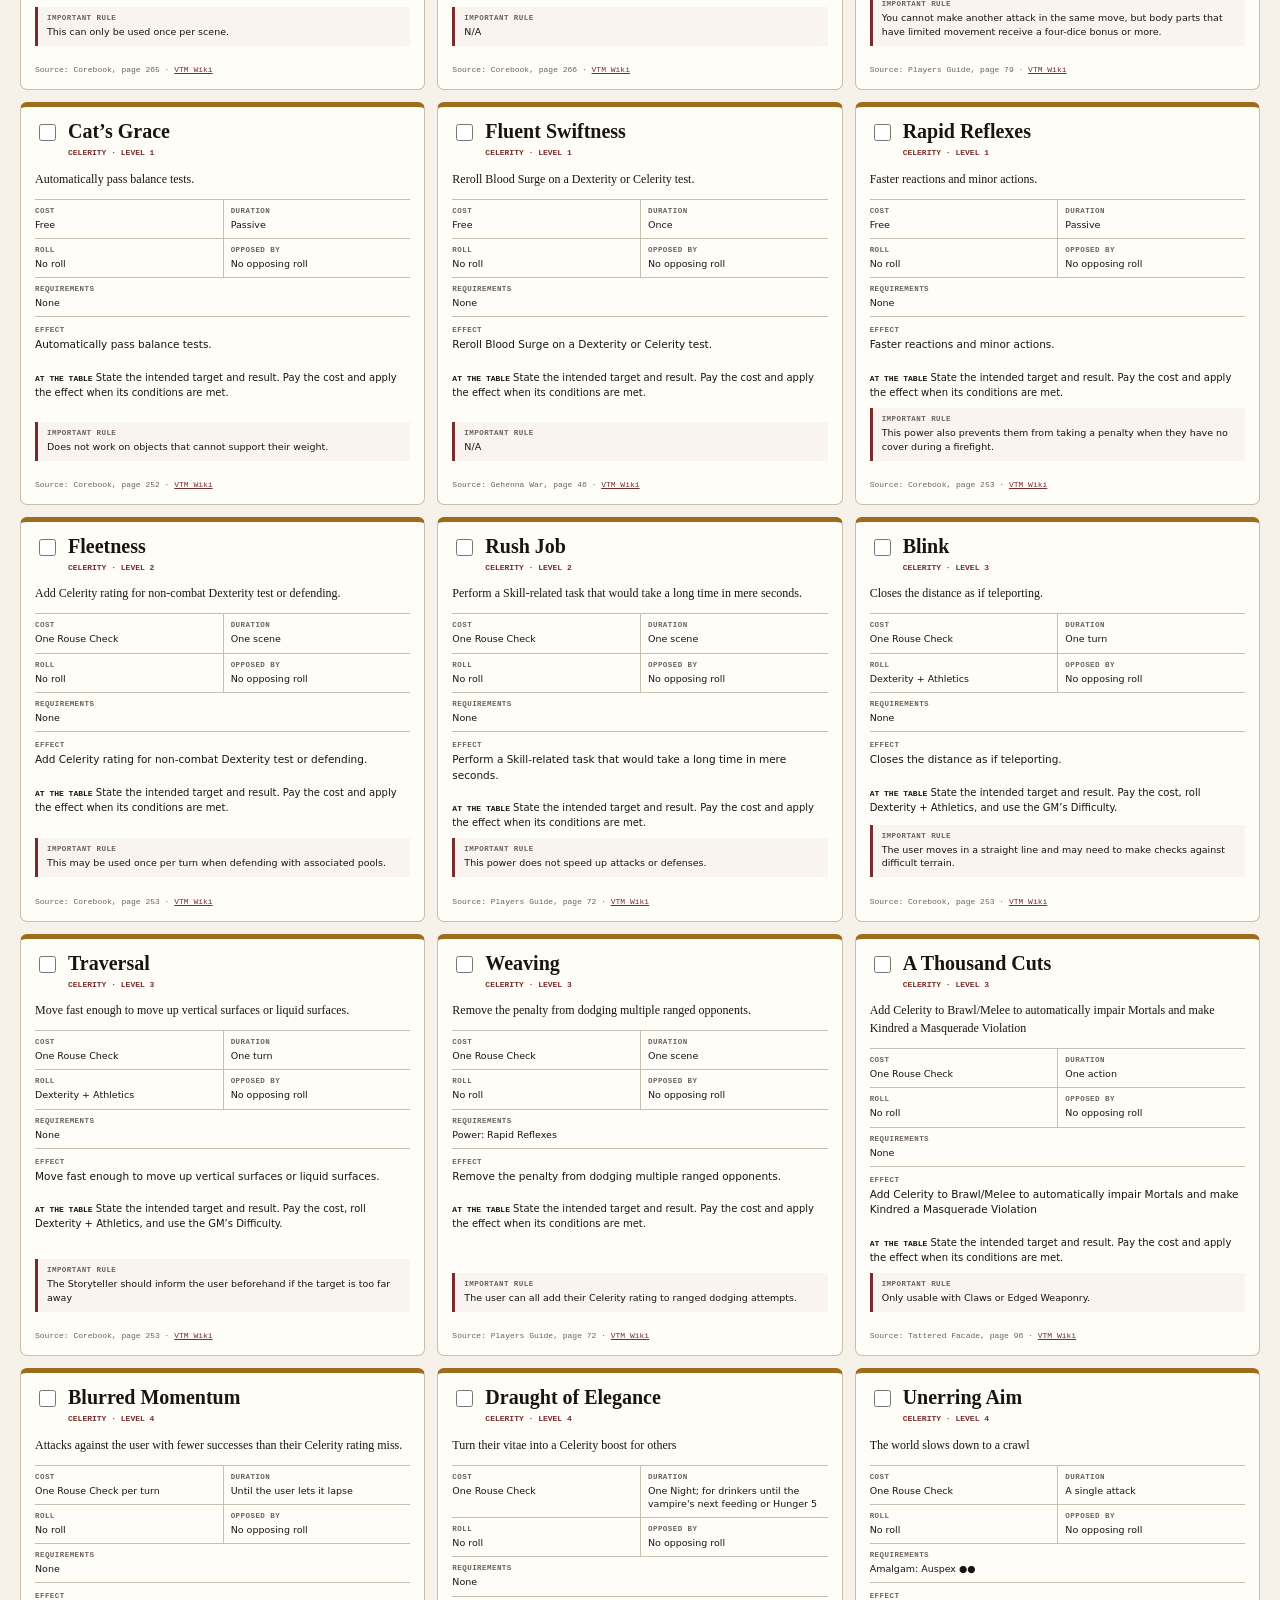
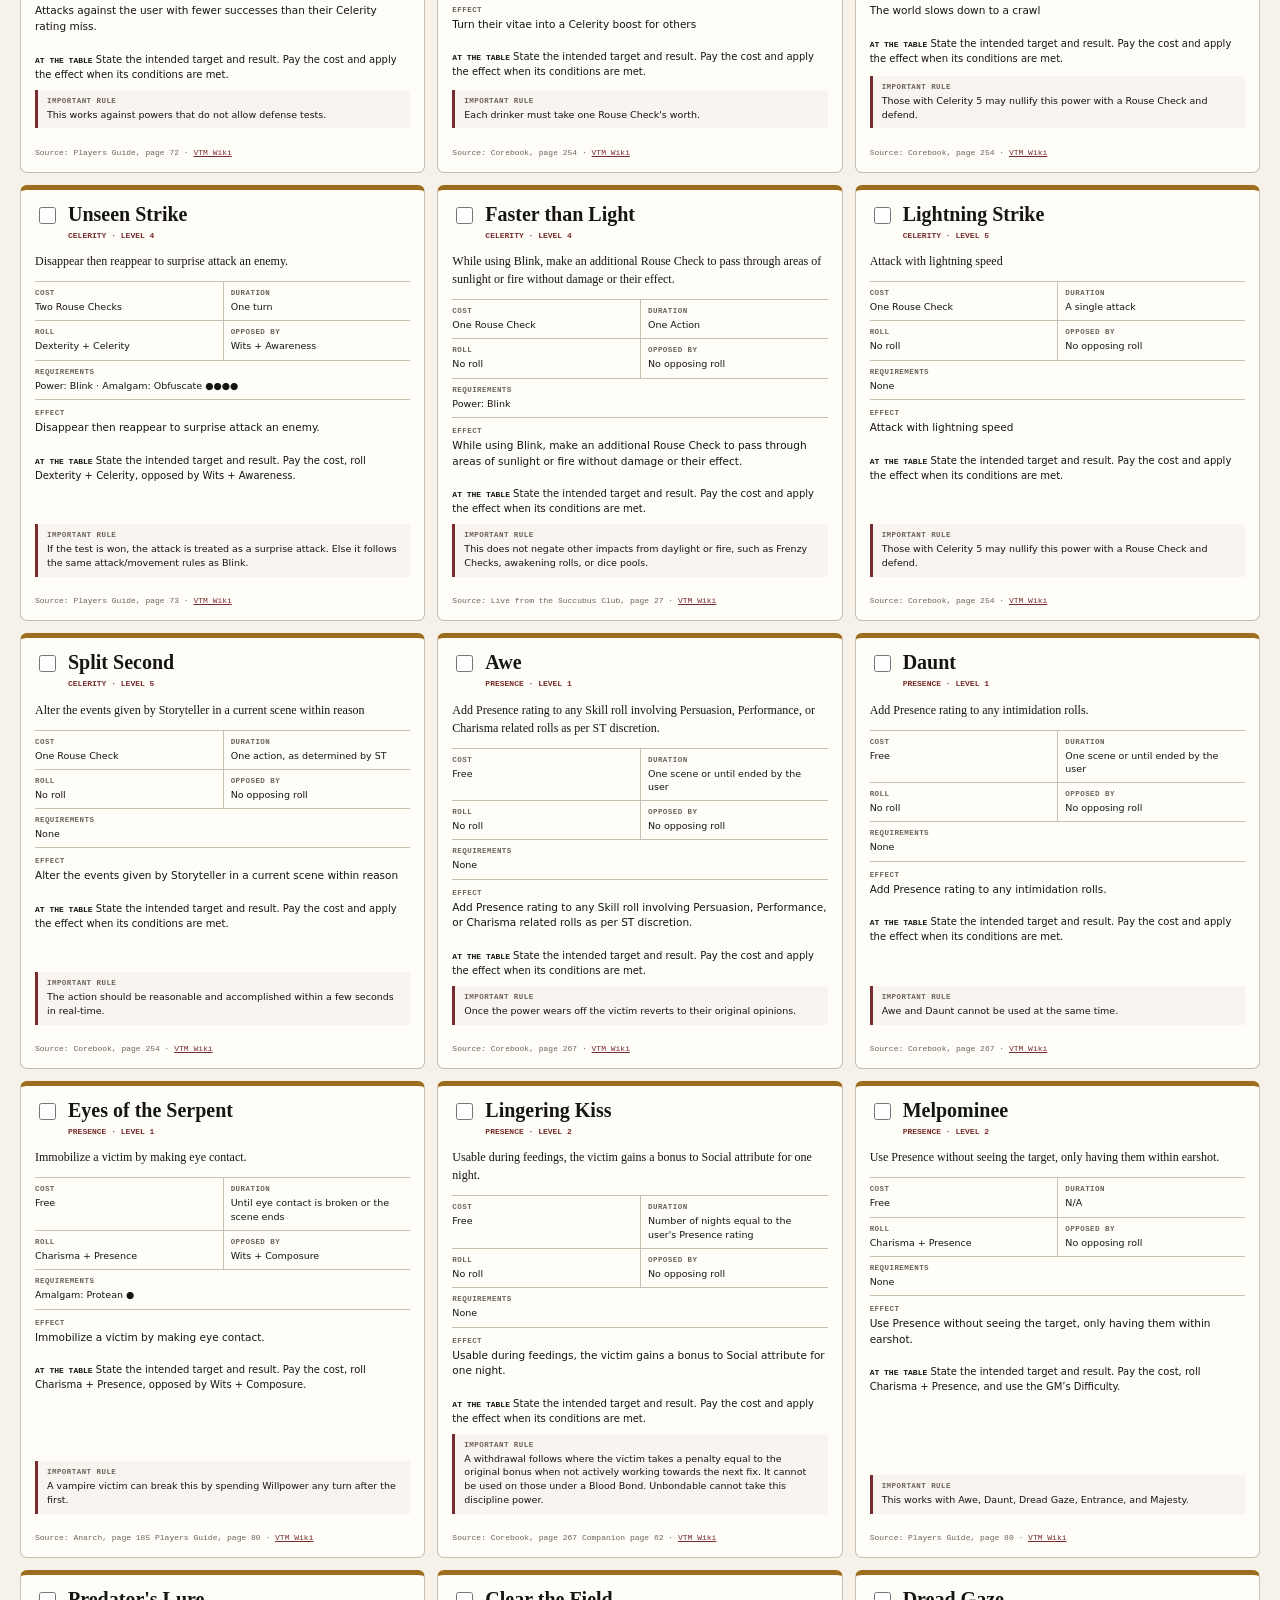
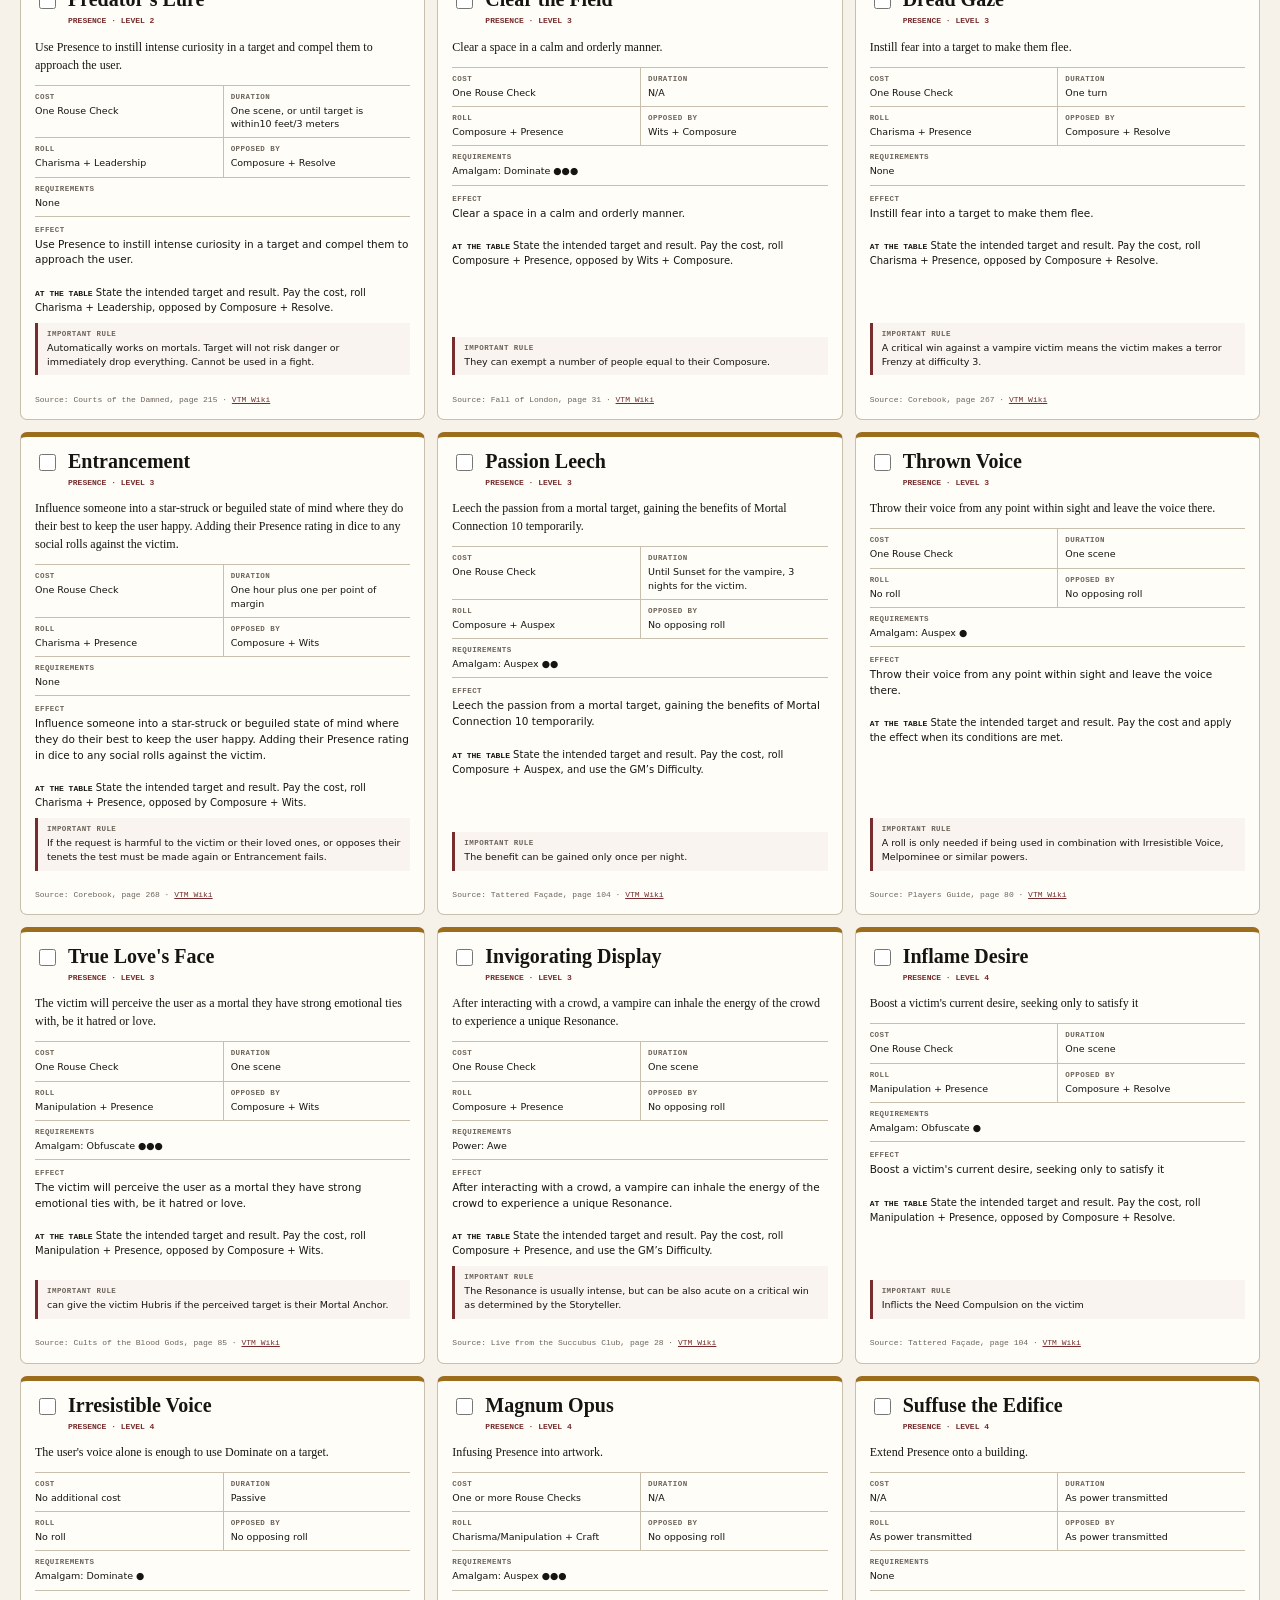
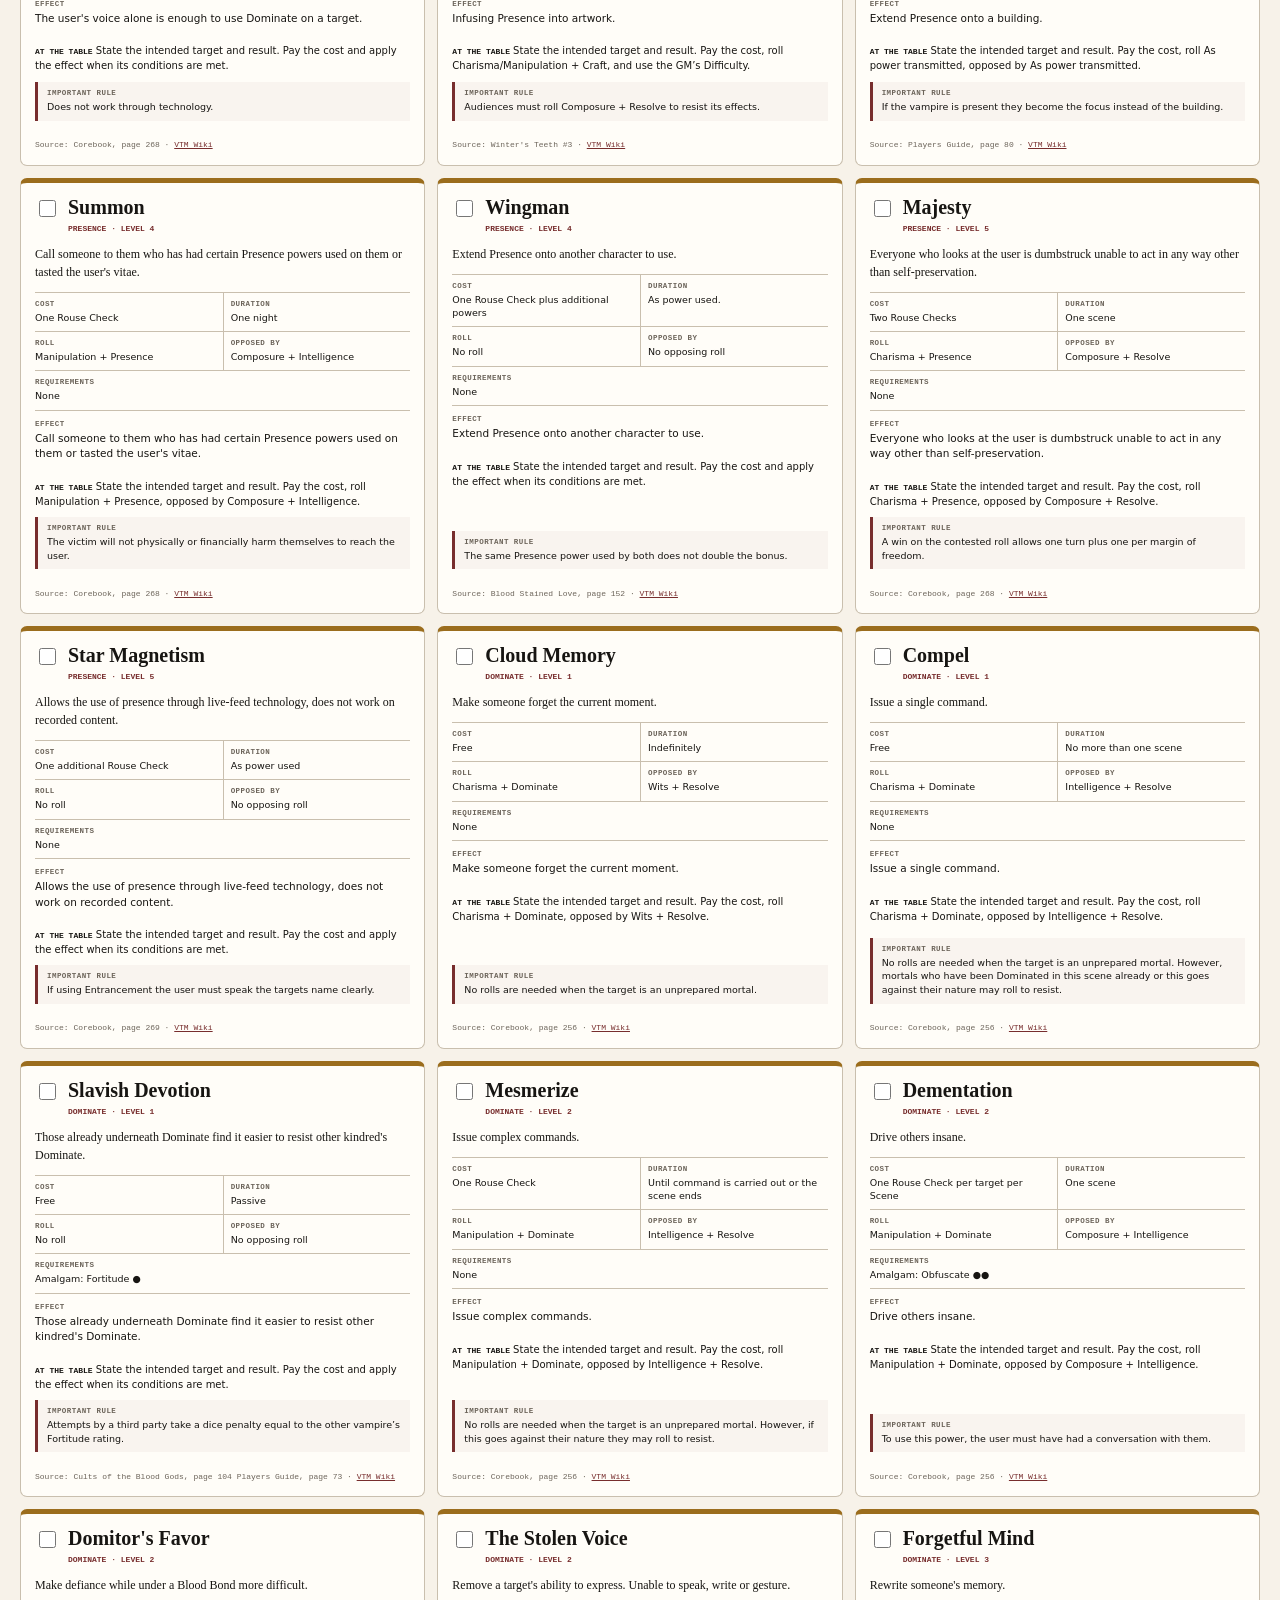
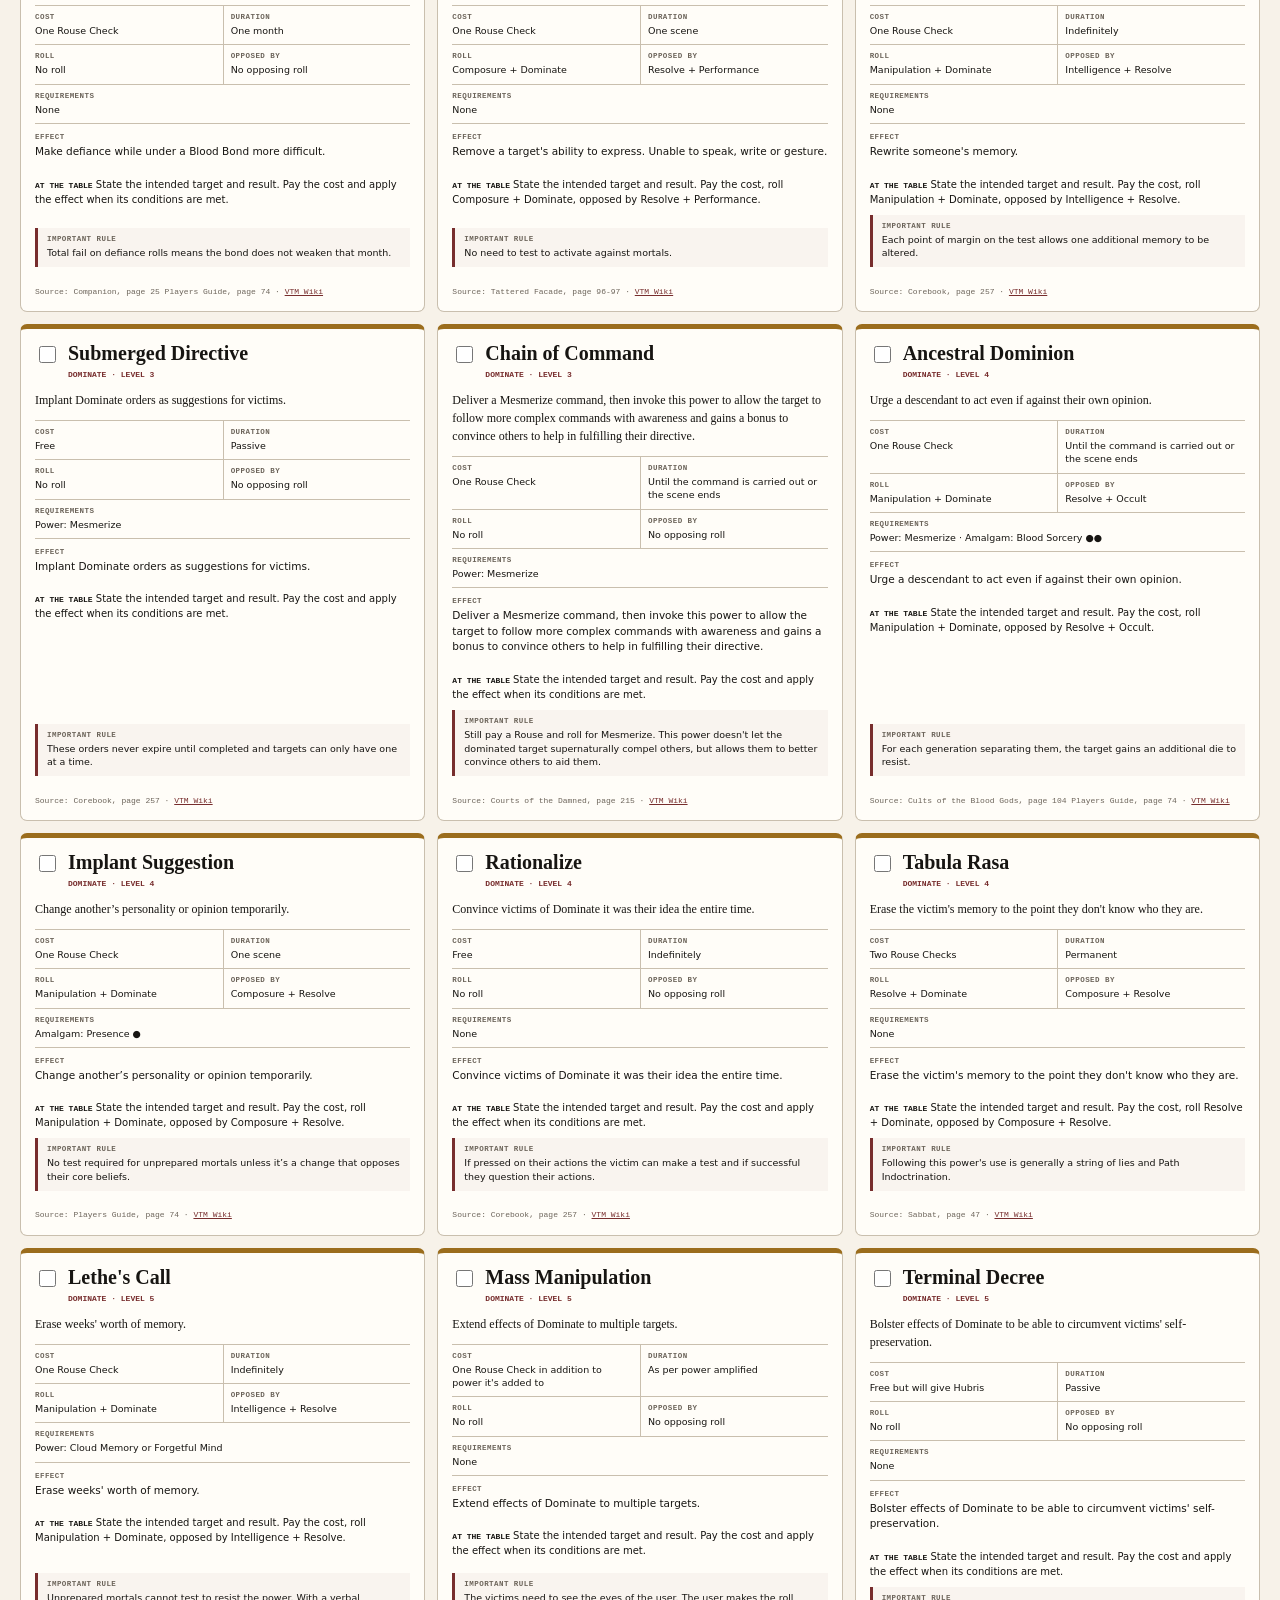
<file: power-cards.html>
<!doctype html>
<html lang="en">
<head>
<meta charset="utf-8">
<meta name="viewport" content="width=device-width,initial-scale=1">
<title>Mont Olympe — Optional Power Library</title>
<style>
:root{--ink:#171512;--paper:#f4eee3;--card:#fffdf8;--soft:#6c645a;--rule:#c9bfae;--gold:#9b6d1d;--red:#772d2d;--green:#356a51;--serif:Georgia,"Times New Roman",serif;--sans:Inter,system-ui,sans-serif;--mono:ui-monospace,SFMono-Regular,Menlo,monospace}
*{box-sizing:border-box}body{margin:0;background:linear-gradient(#e9dfd0,#f7f2e9 28rem);color:var(--ink);font-family:var(--sans)}button,input,select{font:inherit}.wrap{width:min(1240px,calc(100% - 28px));margin:auto;padding:24px 0 56px}.top{display:flex;align-items:flex-end;gap:14px;border-bottom:2px solid var(--ink);padding-bottom:12px;flex-wrap:wrap}.brand{margin:0;font:700 clamp(27px,4vw,42px)/1 var(--serif)}.brand span{color:var(--red)}.sub{margin:7px 0 0;color:var(--soft);font:9px var(--mono);letter-spacing:.11em;text-transform:uppercase}.spacer{flex:1}.btn{border:1px solid var(--ink);border-radius:5px;background:var(--ink);color:var(--paper);padding:9px 12px;font:700 9px var(--mono);letter-spacing:.05em;text-transform:uppercase;cursor:pointer}.btn.ghost{background:transparent;color:var(--ink)}.intro{max-width:900px;font:14px/1.6 var(--serif);color:#403a33}.notice{border-left:4px solid var(--gold);background:rgba(155,109,29,.08);padding:10px 12px;font-size:11px;line-height:1.55;margin:14px 0}.controls{position:sticky;top:0;z-index:5;background:rgba(244,238,227,.96);border:1px solid var(--rule);border-radius:7px;padding:10px;display:grid;grid-template-columns:2fr 1fr 1fr auto;gap:8px;margin:15px 0}.control{width:100%;border:1px solid var(--rule);border-radius:4px;background:#fff;padding:9px}.count{font:700 9px/36px var(--mono);color:var(--soft);white-space:nowrap}.grid{display:grid;grid-template-columns:repeat(3,minmax(0,1fr));gap:12px}.card{background:var(--card);border:1px solid var(--rule);border-top:5px solid var(--gold);border-radius:7px;padding:14px;break-inside:avoid;display:flex;flex-direction:column;min-height:390px}.card.chosen{outline:3px solid var(--green);outline-offset:1px}.head{display:flex;gap:9px;align-items:flex-start}.pick{width:17px;height:17px;accent-color:var(--green);margin-top:3px}.name{margin:0;font:700 20px/1.05 var(--serif)}.meta{color:var(--red);font:700 8px/1.4 var(--mono);text-transform:uppercase;margin:5px 0}.alias{font-size:9px;color:var(--soft);margin:2px 0 7px}.summary{font:12px/1.5 var(--serif);margin:6px 0 11px}.facts{display:grid;grid-template-columns:1fr 1fr;border-top:1px solid var(--rule)}.fact{padding:7px 7px 7px 0;border-bottom:1px solid var(--rule);font-size:9.5px;line-height:1.4}.fact:nth-child(even){padding-left:7px;border-left:1px solid var(--rule)}.fact b,.label{display:block;color:var(--soft);font:700 7.5px var(--mono);letter-spacing:.06em;text-transform:uppercase;margin-bottom:3px}.effect{font-size:10.5px;line-height:1.48;margin:9px 0}.note{border-left:3px solid var(--red);padding:7px 9px;background:rgba(119,45,45,.045);font-size:9.5px;line-height:1.45;margin-top:auto}.source{font:8px/1.4 var(--mono);color:var(--soft);margin:9px 0 0}.source a{color:var(--red)}.empty{grid-column:1/-1;padding:32px;text-align:center;color:var(--soft)}.how{font-size:10px;line-height:1.5;margin:8px 0}.how b{font-family:var(--mono);font-size:8px;text-transform:uppercase}.footer{margin-top:20px;color:var(--soft);font-size:9px;line-height:1.5}
@media(max-width:900px){.grid{grid-template-columns:repeat(2,minmax(0,1fr))}.controls{grid-template-columns:1fr 1fr}.controls .search{grid-column:1/-1}}
@media(max-width:600px){.grid{grid-template-columns:1fr}.controls{grid-template-columns:1fr}.controls .search{grid-column:auto}.card{min-height:0}}
@media print{body{background:#fff}.wrap{width:100%;padding:0}.top,.intro,.notice,.controls,.footer{display:none!important}.grid{grid-template-columns:repeat(2,1fr);gap:7mm}.card{box-shadow:none;min-height:122mm;page-break-inside:avoid}.card:not(.chosen){display:none}.card.chosen{outline:none}.pick{display:none}.source a{color:inherit;text-decoration:none}}
</style>
</head>
<body>
<main class="wrap">
<header class="top"><div><h1 class="brand">MONT <span>OLYMPE</span></h1><p class="sub">Optional master power library · Las Vegas, 1999 · V5 quick reference</p></div><div class="spacer"></div><a class="btn ghost" href="index.html" style="text-decoration:none">Campaign home</a><label class="btn ghost">Load character JSON<input id="load" type="file" accept=".json,application/json" hidden></label><button class="btn" id="print">Print selected</button></header>
<p class="intro">This optional catalogue is not required for character creation or play: the builder already contains the comparison and selected cards. Use this page only when you want to browse all 215 Discipline powers from the VTM Wiki level 1–5 tables in one place or print a separate set.</p>
<div class="notice"><b>How to use a power:</b> name the power and your goal. Pay the listed cost. Roll the listed pool if one is given; use the opposing pool when the target resists. Apply the effect and note. “Free” means no Rouse Check. “Passive” means the power is normally always available. Power names follow the VTM Wiki. Blood Sorcery rituals and Oblivion ceremonies are separate systems and are not part of these level 1–5 choices.</div>
<section class="controls">
<input class="control search" id="search" placeholder="Search power, effect, or rule">
<select class="control" id="discipline"><option value="">All Disciplines</option></select>
<select class="control" id="level"><option value="">All levels</option><option>1</option><option>2</option><option>3</option><option>4</option><option>5</option></select>
<span class="count" id="count"></span>
</section>
<section class="grid" id="grid"></section>
<p class="footer">Quick-reference text is paraphrased from the VTM Wiki Discipline tables, which cite the listed V5 books and pages. The wiki is licensed CC BY-SA 3.0. If a rare edge case is not stated on a card, use the listed source as the final authority.</p>
</main>
<script>
"use strict";
const CARDS=[{"id":"auspex.heightened","discipline":"Auspex","name":"Heightened Senses","level":1,"summary":"Enhance vampiric senses and add Auspex rating to all perception rolls.","canonicalName":"","effect":"Enhance vampiric senses and add Auspex rating to all perception rolls.","cost":"Free","prerequisite":"None","amalgam":"No","duration":"Until Deactivated","dicePool":"Wits + Resolve","opposingPool":"N/A","notes":"Having the power activated for long periods might require the use of Willpower.","source":"Corebook, page 249","url":"https://vtm.paradoxwikis.com/Auspex"},{"id":"auspex.unseen","discipline":"Auspex","name":"Sense the Unseen","level":1,"summary":"Sense supernatural activity.","canonicalName":"","effect":"Sense supernatural activity.","cost":"Free","prerequisite":"None","amalgam":"No","duration":"Passive","dicePool":"Wits/Resolve + Auspex","opposingPool":"N/A","notes":"If the target is using Obfuscate they oppose using Wits + Obfuscate vs the user's Wits + Auspex, normal searches use Resolve.","source":"Corebook, page 249","url":"https://vtm.paradoxwikis.com/Auspex"},{"id":"auspex.panacea","discipline":"Auspex","name":"Panacea","level":2,"summary":"Heals Willpower and calms nerves.","canonicalName":"","effect":"Heals Willpower and calms nerves.","cost":"One Rouse Check","prerequisite":"None","amalgam":"Fortitude ●","duration":"N/A","dicePool":"Composure + Auspex","opposingPool":"N/A","notes":"If the user uses this on more than one subject on the same night, the cost increases to spend Willpower equal to half the number of successes in the margin per additional target.","source":"Companion, page 24 Players Guide, page 70","url":"https://vtm.paradoxwikis.com/Auspex"},{"id":"auspex.premonition","discipline":"Auspex","name":"Premonition","level":2,"summary":"Visions of the future.","canonicalName":"","effect":"Visions of the future.","cost":"Free / One Rouse Check","prerequisite":"None","amalgam":"No","duration":"Passive","dicePool":"Resolve + Auspex","opposingPool":"N/A","notes":"The Storyteller may activate this power passively with no cost, when used actively the user must make a Rouse Check and roll Resolve + Auspex.","source":"Corebook, page 249","url":"https://vtm.paradoxwikis.com/Auspex"},{"id":"auspex.reveal-temperament","discipline":"Auspex","name":"Reveal Temperament","level":2,"summary":"Smell the Resonance of a target and/or if Dyscrasia is present.","canonicalName":"","effect":"Smell the Resonance of a target and/or if Dyscrasia is present.","cost":"One Rouse Check","prerequisite":"None","amalgam":"No","duration":"One scene","dicePool":"Intelligence + Auspex","opposingPool":"Composure + Subterfuge","notes":"When used on Kindred this reveals information about their last feed.","source":"Players Guide, page 71","url":"https://vtm.paradoxwikis.com/Auspex"},{"id":"auspex.unerring-pursuit","discipline":"Auspex","name":"Unerring Pursuit","level":2,"summary":"Tracking a victim.","canonicalName":"","effect":"Tracking a victim.","cost":"One Rouse Check","prerequisite":"None","amalgam":"Dominate ●","duration":"One night plus one for each success","dicePool":"Resolve + Auspex","opposingPool":"N/A","notes":"The victim can roll Wits + Awareness to catch a glimpse of the user once under its effects.","source":"Sabbat, page 46","url":"https://vtm.paradoxwikis.com/Auspex"},{"id":"auspex.vermin-vision","discipline":"Auspex","name":"Vermin Vision","level":3,"summary":"Share the senses with animals.","canonicalName":"","effect":"Share the senses with animals.","cost":"One Rouse Check","prerequisite":"None","amalgam":"Animalism ●●","duration":"One scene","dicePool":"Resolve + Animalism","opposingPool":"N/A","notes":"This power works through groups of animals.","source":"Fall of London, page 30","url":"https://vtm.paradoxwikis.com/Auspex"},{"id":"auspex.fatal-flaw","discipline":"Auspex","name":"Fatal Flaw","level":3,"summary":"Find the weakness of a target","canonicalName":"","effect":"Find the weakness of a target","cost":"One Rouse Check","prerequisite":"None","amalgam":"Oblivion ●","duration":"One scene","dicePool":"Intelligence + Auspex","opposingPool":"Composure/Stamina + Subterfuge","notes":"It can be defended against with Composure for mental weaknesses or with Stamina for physical.","source":"Players Guide, page 71","url":"https://vtm.paradoxwikis.com/Auspex"},{"id":"auspex.soul","discipline":"Auspex","name":"Scry the Soul","level":3,"summary":"Perceives information about the target.","canonicalName":"","effect":"Perceives information about the target.","cost":"One Rouse Check","prerequisite":"None","amalgam":"No","duration":"One turn","dicePool":"Intelligence + Auspex","opposingPool":"Composure + Subterfuge","notes":"This can either be used on a single target or a crowd.","source":"Corebook, page 250","url":"https://vtm.paradoxwikis.com/Auspex"},{"id":"auspex.share","discipline":"Auspex","name":"Share the Senses","level":3,"summary":"Tapping into other's senses.","canonicalName":"","effect":"Tapping into other's senses.","cost":"One Rouse Check","prerequisite":"None","amalgam":"No","duration":"One scene","dicePool":"Resolve + Auspex","opposingPool":"N/A","notes":"Sense the Unseen can allow the user to be noticed by the victim.","source":"Corebook, page 250","url":"https://vtm.paradoxwikis.com/Auspex"},{"id":"auspex.haruspex","discipline":"Auspex","name":"Haruspex","level":3,"summary":"Use the recent dead to reroll dice before night's end.","canonicalName":"","effect":"Use the recent dead to reroll dice before night's end.","cost":"One Rouse Check","prerequisite":"None","amalgam":"Oblivion ●","duration":"One night","dicePool":"Resolve + Auspex","opposingPool":"N/A","notes":"Requires a mortal body who died within the scene.","source":"Vampire: The Masquerade Tattered Façade, page 91","url":"https://vtm.paradoxwikis.com/Auspex"},{"id":"auspex.read-the-room","discipline":"Auspex","name":"Read the Room","level":3,"summary":"Mentally pose a question and receive the general sentiment of a crowd.","canonicalName":"","effect":"Mentally pose a question and receive the general sentiment of a crowd.","cost":"One Rouse Check","prerequisite":"None","amalgam":"No","duration":"Instantaneous or one scene on crit.","dicePool":"Intelligence + Auspex","opposingPool":"N/A","notes":"ST discretion on if a question is too complex. Difficult lessens with more people present.","source":"Vampire: The Masquerade Courts of the Damned, page 214","url":"https://vtm.paradoxwikis.com/Auspex"},{"id":"auspex.reveal-the-invisible-leash","discipline":"Auspex","name":"Reveal the Invisible Leash","level":3,"summary":"With physical contact, detect who a target considers themselves politically subordinate to.","canonicalName":"","effect":"With physical contact, detect who a target considers themselves politically subordinate to.","cost":"One Rouse Check","prerequisite":"None","amalgam":"No","duration":"As long as vampire tocuhes target.","dicePool":"Intelligence + Auspex","opposingPool":"Composure + Resolve","notes":"Most immediate superiors are detected first, margin may give more superiors.","source":"Vampire: The Masquerade Courts of the Damned, page 214","url":"https://vtm.paradoxwikis.com/Auspex"},{"id":"auspex.touch","discipline":"Auspex","name":"Spirit's Touch","level":4,"summary":"Gathering emotional residue from an object or location","canonicalName":"","effect":"Gathering emotional residue from an object or location","cost":"One Rouse Check","prerequisite":"None","amalgam":"No","duration":"One turn","dicePool":"Intelligence + Auspex","opposingPool":"N/A","notes":"What information they glean works from the most recent backward.","source":"Corebook, page 250","url":"https://vtm.paradoxwikis.com/Auspex"},{"id":"auspex.heart-laid-bare","discipline":"Auspex","name":"Heart Laid Bare","level":4,"summary":"Know target's deepest fear or desire","canonicalName":"","effect":"Know target's deepest fear or desire","cost":"One Rouse Check","prerequisite":"None","amalgam":"No","duration":"N/A","dicePool":"Intelligence + Auspex","opposingPool":"Composure + Subterfuge","notes":"N/A","source":"Vampire: The Masquerade Tattered Façade, page 91-92","url":"https://vtm.paradoxwikis.com/Auspex"},{"id":"auspex.clairvoyance","discipline":"Auspex","name":"Clairvoyance","level":5,"summary":"Information gathering from surroundings","canonicalName":"","effect":"Information gathering from surroundings","cost":"One Rouse Check","prerequisite":"None","amalgam":"No","duration":"Few minutes up to one night","dicePool":"Intelligence + Auspex","opposingPool":"N/A","notes":"This power can be used to monitor events in progress.","source":"Corebook, page 251","url":"https://vtm.paradoxwikis.com/Auspex"},{"id":"auspex.possession","discipline":"Auspex","name":"Possession","level":5,"summary":"Possess a mortal body","canonicalName":"","effect":"Possess a mortal body","cost":"Two Rouse Checks","prerequisite":"None","amalgam":"Dominate ●●●","duration":"Until ended","dicePool":"Resolve + Auspex","opposingPool":"Resolve + Intelligence","notes":"This power does not give the ability to read the target's mind, use their skills or impersonate them.","source":"Corebook, page 251","url":"https://vtm.paradoxwikis.com/Auspex"},{"id":"auspex.telepathy","discipline":"Auspex","name":"Telepathy","level":5,"summary":"Read minds and project thoughts","canonicalName":"","effect":"Read minds and project thoughts","cost":"One Rouse (one Willpower on non-consenting vampires)","prerequisite":"None","amalgam":"No","duration":"One minute per rouse or full scene on consenting subject","dicePool":"Resolve + Auspex","opposingPool":"Wits + Subterfuge","notes":"The user doesn't need to roll to project their thoughts onto others.","source":"Corebook, page 252","url":"https://vtm.paradoxwikis.com/Auspex"},{"id":"auspex.unburdening-the-bestial-soul","discipline":"Auspex","name":"Unburdening the Bestial Soul","level":5,"summary":"Stain removal or protection from Stains","canonicalName":"","effect":"Stain removal or protection from Stains","cost":"Two Rouse checks, 1 Stain","prerequisite":"Panacea","amalgam":"Dominate ●●●","duration":"One session","dicePool":"Composure + Auspex","opposingPool":"N/A","notes":"This power only works on vampires with a lower Humanity rating.","source":"Companion, page 24 Players Guide, page 71","url":"https://vtm.paradoxwikis.com/Auspex"},{"id":"fortitude.fluent-endurance","discipline":"Fortitude","name":"Fluent Endurance","level":1,"summary":"Reroll the Blood Surge rouse check on a Stamina or Fortitude test.","canonicalName":"","effect":"Reroll the Blood Surge rouse check on a Stamina or Fortitude test.","cost":"Free","prerequisite":"None","amalgam":"No","duration":"Once","dicePool":"N/A","opposingPool":"N/A","notes":"N/A","source":"Gehenna War, page 46","url":"https://vtm.paradoxwikis.com/Fortitude"},{"id":"fortitude.resilience","discipline":"Fortitude","name":"Resilience","level":1,"summary":"Add their Fortitude rating to the health track.","canonicalName":"","effect":"Add their Fortitude rating to the health track.","cost":"Free","prerequisite":"None","amalgam":"No","duration":"Passive","dicePool":"N/A","opposingPool":"N/A","notes":"N/A","source":"Corebook, page 258","url":"https://vtm.paradoxwikis.com/Fortitude"},{"id":"fortitude.mind","discipline":"Fortitude","name":"Unswayable Mind","level":1,"summary":"Add Fortitude rating to rolls to resist methods to sway the character's mind against their will including supernatural.","canonicalName":"","effect":"Add Fortitude rating to rolls to resist methods to sway the character's mind against their will including supernatural.","cost":"Free","prerequisite":"None","amalgam":"No","duration":"Passive","dicePool":"N/A","opposingPool":"N/A","notes":"N/A","source":"Corebook, page 258","url":"https://vtm.paradoxwikis.com/Fortitude"},{"id":"fortitude.earths-perseverance","discipline":"Fortitude","name":"Earth’s Perseverance","level":2,"summary":"Become impossible to move from that spot","canonicalName":"","effect":"Become impossible to move from that spot","cost":"One Rouse Check","prerequisite":"None","amalgam":"No","duration":"One scene or until let go by user","dicePool":"N/A","opposingPool":"N/A","notes":"While they cannot be moved, they can still be harmed and so can the floor beneath them.","source":"Players Guide, page 74","url":"https://vtm.paradoxwikis.com/Fortitude"},{"id":"fortitude.enduring-beasts","discipline":"Fortitude","name":"Enduring Beasts","level":2,"summary":"Share the vampire's toughness with animals.","canonicalName":"","effect":"Share the vampire's toughness with animals.","cost":"One Rouse Check","prerequisite":"None","amalgam":"Animalism ●","duration":"One scene","dicePool":"Stamina + Animalism","opposingPool":"N/A","notes":"If used on their Famulus, it is free and automatic without a roll required.","source":"Corebook, page 258","url":"https://vtm.paradoxwikis.com/Fortitude"},{"id":"fortitude.invigorating-vitae","discipline":"Fortitude","name":"Invigorating Vitae","level":2,"summary":"Heal mortals faster with the Blood.","canonicalName":"","effect":"Heal mortals faster with the Blood.","cost":"None other than the Rouse Checks to give Blood","prerequisite":"None","amalgam":"Auspex ●","duration":"Passive","dicePool":"N/A","opposingPool":"N/A","notes":"The risk of ghouling or blood bonding remains present.","source":"Players Guide, page 75","url":"https://vtm.paradoxwikis.com/Fortitude"},{"id":"fortitude.obdurate","discipline":"Fortitude","name":"Obdurate","level":2,"summary":"Maintain footing when hit with a massive force.","canonicalName":"","effect":"Maintain footing when hit with a massive force.","cost":"One Rouse Check","prerequisite":"None","amalgam":"Potence ●●","duration":"One scene","dicePool":"Wits + Survival","opposingPool":"N/A","notes":"Any superficial damage from falling or being hit is reduced by the Fortitude score, before being halved.","source":"Winter's Teeth #3","url":"https://vtm.paradoxwikis.com/Fortitude"},{"id":"fortitude.toughness","discipline":"Fortitude","name":"Toughness","level":2,"summary":"Subtract the Fortitude rating from all superficial damage taken before halving, it cannot be rounded down below one.","canonicalName":"","effect":"Subtract the Fortitude rating from all superficial damage taken before halving, it cannot be rounded down below one.","cost":"One Rouse Check","prerequisite":"None","amalgam":"No","duration":"One scene","dicePool":"N/A","opposingPool":"N/A","notes":"This occurs before halving the damage but cannot reduce it below one.","source":"Corebook, page 258","url":"https://vtm.paradoxwikis.com/Fortitude"},{"id":"fortitude.self-assurance","discipline":"Fortitude","name":"Self-Assurance","level":2,"summary":"Take superficial Willpower damage reduced by their level of Fortitude when in Social Combat.","canonicalName":"","effect":"Take superficial Willpower damage reduced by their level of Fortitude when in Social Combat.","cost":"One Rouse Check","prerequisite":"Unswayable Mind","amalgam":"No","duration":"One scene, or until depleted, or until end of social combat","dicePool":"N/A","opposingPool":"N/A","notes":"If the damage is Aggravated Willpower damage, they can use the remaining benefit of the power to negate that damage, but it cannot be renewed in the same scene after this.","source":"Live from the Succubus Club, page 27-28","url":"https://vtm.paradoxwikis.com/Fortitude"},{"id":"fortitude.bane","discipline":"Fortitude","name":"Defy Bane","level":3,"summary":"Convert Aggravated Damage to Superficial Damage.","canonicalName":"","effect":"Convert Aggravated Damage to Superficial Damage.","cost":"One Rouse Check","prerequisite":"None","amalgam":"No","duration":"One scene or until expired","dicePool":"Wits + Survival","opposingPool":"N/A","notes":"They may not heal the superficial damage for the rest of the scene.","source":"Corebook, page 259","url":"https://vtm.paradoxwikis.com/Fortitude"},{"id":"fortitude.facade","discipline":"Fortitude","name":"Fortify the Inner Façade","level":3,"summary":"Increasing the Difficulty of mental powers to read or pierce the mind by half of the Fortitude Rating.","canonicalName":"","effect":"Increasing the Difficulty of mental powers to read or pierce the mind by half of the Fortitude Rating.","cost":"Free","prerequisite":"None","amalgam":"No","duration":"One scene","dicePool":"N/A","opposingPool":"N/A","notes":"If the rules allow them to resist, they add their Fortitude rating to their pool instead.","source":"Corebook, page 259","url":"https://vtm.paradoxwikis.com/Fortitude"},{"id":"fortitude.seal-the-beasts-maw","discipline":"Fortitude","name":"Seal the Beast's Maw","level":3,"summary":"A vampire can ignore the effects of hunger, but reduce their dice pools as a result.","canonicalName":"","effect":"A vampire can ignore the effects of hunger, but reduce their dice pools as a result.","cost":"Two Rouse Checks","prerequisite":"None","amalgam":"No","duration":"One scene","dicePool":"N/A","opposingPool":"N/A","notes":"If a dice pool reduces to 0, a Fury Frenzy test is made.","source":"Forbidden Religions, page 44","url":"https://vtm.paradoxwikis.com/Fortitude"},{"id":"fortitude.valeren","discipline":"Fortitude","name":"Valeren","level":3,"summary":"Mend an injured vampire.","canonicalName":"","effect":"Mend an injured vampire.","cost":"One Rouse Check","prerequisite":"None","amalgam":"Auspex ●","duration":"N/A","dicePool":"Intelligence + Fortitude","opposingPool":"N/A","notes":"A subject can be affected by the power only once a night.","source":"Companion, page 25 Players Guide, page 75","url":"https://vtm.paradoxwikis.com/Fortitude"},{"id":"fortitude.calloused-soul","discipline":"Fortitude","name":"Calloused Soul","level":3,"summary":"Pre-emptively gain stains to prevent/reduce further stain gains.","canonicalName":"","effect":"Pre-emptively gain stains to prevent/reduce further stain gains.","cost":"Two stains","prerequisite":"None","amalgam":"None","duration":"One night","dicePool":"N/A","opposingPool":"N/A","notes":"A vampire actually gains three stains doing this, but one can be mitigated by a Conviction.","source":"Tattered Facade, page 97-98","url":"https://vtm.paradoxwikis.com/Fortitude"},{"id":"fortitude.gift","discipline":"Fortitude","name":"Draught of Endurance","level":4,"summary":"Turn their vitae into a Fortitude boost for others.","canonicalName":"","effect":"Turn their vitae into a Fortitude boost for others.","cost":"One Rouse Check + Drinkers","prerequisite":"None","amalgam":"No","duration":"One night","dicePool":"N/A","opposingPool":"N/A","notes":"Each drinker must take one Rouse Check's worth.","source":"Corebook, page 259","url":"https://vtm.paradoxwikis.com/Fortitude"},{"id":"fortitude.gorgons-scales","discipline":"Fortitude","name":"Gorgon’s Scales","level":4,"summary":"Resonances give the Kindred different bonuses.","canonicalName":"","effect":"Resonances give the Kindred different bonuses.","cost":"One Rouse Check","prerequisite":"None","amalgam":"No","duration":"One scene or until the Resonance is lost","dicePool":"N/A","opposingPool":"N/A","notes":"Choleric frees vampires from being staked, Melancholy reduces fire damage, Phlegmatic strengthens against Auspex and, Sanguine reduces damage from sunlight.","source":"Players Guide, page 75","url":"https://vtm.paradoxwikis.com/Fortitude"},{"id":"fortitude.shatter","discipline":"Fortitude","name":"Shatter","level":4,"summary":"The opponent takes the damage which Toughness subtracts.","canonicalName":"","effect":"The opponent takes the damage which Toughness subtracts.","cost":"One Rouse Check","prerequisite":"Toughness","amalgam":"No","duration":"One scene or until hit","dicePool":"N/A","opposingPool":"N/A","notes":"Weapons will break if their modifier is met in damage received.","source":"Cults of the Blood Gods, page 104","url":"https://vtm.paradoxwikis.com/Fortitude"},{"id":"fortitude.marble","discipline":"Fortitude","name":"Flesh of Marble","level":5,"summary":"Ignore the first source of physical damage each turn unless sunlight.","canonicalName":"","effect":"Ignore the first source of physical damage each turn unless sunlight.","cost":"Two Rouse Checks","prerequisite":"None","amalgam":"No","duration":"One scene","dicePool":"N/A","opposingPool":"N/A","notes":"A critical win on an attack bypasses this power.","source":"Corebook, page 259","url":"https://vtm.paradoxwikis.com/Fortitude"},{"id":"fortitude.prowess-from-pain","discipline":"Fortitude","name":"Prowess from Pain","level":5,"summary":"No longer suffers penalty from Health damage and can increase one Attribute per level of damage on their tracker.","canonicalName":"","effect":"No longer suffers penalty from Health damage and can increase one Attribute per level of damage on their tracker.","cost":"One Rouse Check","prerequisite":"None","amalgam":"No","duration":"One scene","dicePool":"N/A","opposingPool":"N/A","notes":"The Attributes may not exceed their Blood Surge value + 6.","source":"Corebook, page 260","url":"https://vtm.paradoxwikis.com/Fortitude"},{"id":"fortitude.meat-shields","discipline":"Fortitude","name":"Meat Shields","level":5,"summary":"Increase Fortitude by a number equal to half the weak mortals present. (Rounded down)","canonicalName":"","effect":"Increase Fortitude by a number equal to half the weak mortals present. (Rounded down)","cost":"One Rouse Check","prerequisite":"None","amalgam":"No","duration":"One scene, or when the caster leaves targets","dicePool":"N/A","opposingPool":"N/A","notes":"Maximum of 5 dots.","source":"Tattered Facade, page 98","url":"https://vtm.paradoxwikis.com/Fortitude"},{"id":"potence.fluent-strength","discipline":"Potence","name":"Fluent Strength","level":1,"summary":"Reroll Blood Surge rouse checks on Strength or Potence rolls.","canonicalName":"","effect":"Reroll Blood Surge rouse checks on Strength or Potence rolls.","cost":"Free","prerequisite":"None","amalgam":"No","duration":"Once","dicePool":"N/A","opposingPool":"N/A","notes":"N/A","source":"Gehenna War, page 47","url":"https://vtm.paradoxwikis.com/Potence"},{"id":"potence.lethal","discipline":"Potence","name":"Lethal Body","level":1,"summary":"Unarmed attacks do Aggravated Health damage to mortals when used and ignore one level of armor per Potence rating of user.","canonicalName":"","effect":"Unarmed attacks do Aggravated Health damage to mortals when used and ignore one level of armor per Potence rating of user.","cost":"Free","prerequisite":"None","amalgam":"No","duration":"Passive","dicePool":"N/A","opposingPool":"N/A","notes":"N/A","source":"Corebook, page 264","url":"https://vtm.paradoxwikis.com/Potence"},{"id":"potence.leap","discipline":"Potence","name":"Soaring Leap","level":1,"summary":"Leap higher and further than usual.","canonicalName":"","effect":"Leap higher and further than usual.","cost":"Free","prerequisite":"None","amalgam":"No","duration":"Passive","dicePool":"N/A","opposingPool":"N/A","notes":"They can move as many meters as three times their Potence rating.","source":"Corebook, page 264","url":"https://vtm.paradoxwikis.com/Potence"},{"id":"potence.prowess","discipline":"Potence","name":"Prowess","level":2,"summary":"Add Potence rating to their unarmed damage and to feats of Strength, add half their Potence rating (Rounded up) to Melee damage.","canonicalName":"","effect":"Add Potence rating to their unarmed damage and to feats of Strength, add half their Potence rating (Rounded up) to Melee damage.","cost":"One Rouse Check","prerequisite":"None","amalgam":"No","duration":"One scene","dicePool":"N/A","opposingPool":"N/A","notes":"N/A","source":"Corebook, page 264","url":"https://vtm.paradoxwikis.com/Potence"},{"id":"potence.relentless-grasp","discipline":"Potence","name":"Relentless Grasp","level":2,"summary":"Gain supernatural grip strength.","canonicalName":"","effect":"Gain supernatural grip strength.","cost":"One Rouse Check","prerequisite":"None","amalgam":"No","duration":"One scene","dicePool":"N/A","opposingPool":"N/A","notes":"Does not benefit the initial grapple test.","source":"Players Guide, page 79","url":"https://vtm.paradoxwikis.com/Potence"},{"id":"potence.feast","discipline":"Potence","name":"Brutal Feed","level":3,"summary":"Turn feeding into a violent and messy affair that only lasts seconds to Slake the user's Hunger.","canonicalName":"","effect":"Turn feeding into a violent and messy affair that only lasts seconds to Slake the user's Hunger.","cost":"Free","prerequisite":"None","amalgam":"No","duration":"One feeding","dicePool":"N/A","opposingPool":"N/A","notes":"Against vampires the number of feeding actions is halved (rounded down).","source":"Corebook, page 264","url":"https://vtm.paradoxwikis.com/Potence"},{"id":"potence.exuberance","discipline":"Potence","name":"Exuberance","level":3,"summary":"Treat Potence rating as two levels higher when using Potence powers.","canonicalName":"","effect":"Treat Potence rating as two levels higher when using Potence powers.","cost":"Free","prerequisite":"None","amalgam":"No","duration":"Passive","dicePool":"N/A","opposingPool":"N/A","notes":"This can take the relative discipline above the limit of 5. But when a critical or failure is rolled, take Aggravated Damage.","source":"Tattered Façade, page 103","url":"https://vtm.paradoxwikis.com/Potence"},{"id":"potence.rage","discipline":"Potence","name":"Spark of Rage","level":3,"summary":"The user can add their Potence rating to rile or incite a person or crowd to violent actions.","canonicalName":"","effect":"The user can add their Potence rating to rile or incite a person or crowd to violent actions.","cost":"One Rouse Check","prerequisite":"None","amalgam":"Presence ●●●","duration":"One scene","dicePool":"N/A","opposingPool":"N/A","notes":"Against vampires, the user will roll Manipulation + Potence vs Intelligence + Composure.","source":"Corebook, page 265","url":"https://vtm.paradoxwikis.com/Potence"},{"id":"potence.uncanny-grip","discipline":"Potence","name":"Uncanny Grip","level":3,"summary":"Strengthens their grip on most surfaces, allowing them to climb or hang unsupported.","canonicalName":"","effect":"Strengthens their grip on most surfaces, allowing them to climb or hang unsupported.","cost":"One Rouse Check","prerequisite":"None","amalgam":"No","duration":"One scene","dicePool":"N/A","opposingPool":"N/A","notes":"The use of this power leaves obvious traces from the damage caused.","source":"Corebook, page 265","url":"https://vtm.paradoxwikis.com/Potence"},{"id":"potence.wrecker","discipline":"Potence","name":"Wrecker","level":3,"summary":"Double Potence rating when used for feats of strength","canonicalName":"","effect":"Double Potence rating when used for feats of strength","cost":"Free","prerequisite":"Prowess","amalgam":"No","duration":"Refer Prowess","dicePool":"N/A","opposingPool":"N/A","notes":"It cannot be used against living targets.","source":"Players Guide, page 79","url":"https://vtm.paradoxwikis.com/Potence"},{"id":"potence.gift","discipline":"Potence","name":"Draught of Might","level":4,"summary":"Turn their vitae into a Potence boost for others.","canonicalName":"","effect":"Turn their vitae into a Potence boost for others.","cost":"One Rouse Check","prerequisite":"None","amalgam":"No","duration":"One night","dicePool":"N/A","opposingPool":"N/A","notes":"Each drinker must take one Rouse Check's worth.","source":"Corebook, page 265","url":"https://vtm.paradoxwikis.com/Potence"},{"id":"potence.crash-down","discipline":"Potence","name":"Crash Down","level":4,"summary":"Deal damage to a small area when using Soaring Leap.","canonicalName":"","effect":"Deal damage to a small area when using Soaring Leap.","cost":"One Rouse Check","prerequisite":"Soaring Leap","amalgam":"No","duration":"N/A","dicePool":"Strength + Potence","opposingPool":"Dexterity + Athletics","notes":"If opponents total fail or take 3 or more levels of damage they are knocked down.","source":"Players Guide, page 79","url":"https://vtm.paradoxwikis.com/Potence"},{"id":"potence.earthshock","discipline":"Potence","name":"Earth Shock","level":5,"summary":"Create a shockwave to throw opponents prone.","canonicalName":"","effect":"Create a shockwave to throw opponents prone.","cost":"Two Rouse Checks","prerequisite":"None","amalgam":"No","duration":"One use","dicePool":"N/A","opposingPool":"N/A","notes":"This can only be used once per scene.","source":"Corebook, page 265","url":"https://vtm.paradoxwikis.com/Potence"},{"id":"potence.fist-of-caine","discipline":"Potence","name":"Fist of Caine","level":5,"summary":"Inflict Aggravated Health damage to mortals and supernatural creatures alike.","canonicalName":"","effect":"Inflict Aggravated Health damage to mortals and supernatural creatures alike.","cost":"One Rouse Check","prerequisite":"None","amalgam":"No","duration":"One scene","dicePool":"N/A","opposingPool":"N/A","notes":"N/A","source":"Corebook, page 266","url":"https://vtm.paradoxwikis.com/Potence"},{"id":"potence.subtle-hammer","discipline":"Potence","name":"Subtle Hammer","level":5,"summary":"Project the vampire’s power in a specific body part.","canonicalName":"","effect":"Project the vampire’s power in a specific body part.","cost":"Free","prerequisite":"None","amalgam":"No","duration":"Passive","dicePool":"N/A","opposingPool":"N/A","notes":"You cannot make another attack in the same move, but body parts that have limited movement receive a four-dice bonus or more.","source":"Players Guide, page 79","url":"https://vtm.paradoxwikis.com/Potence"},{"id":"celerity.grace","discipline":"Celerity","name":"Cat’s Grace","level":1,"summary":"Automatically pass balance tests.","canonicalName":"","effect":"Automatically pass balance tests.","cost":"Free","prerequisite":"None","amalgam":"No","duration":"Passive","dicePool":"N/A","opposingPool":"N/A","notes":"Does not work on objects that cannot support their weight.","source":"Corebook, page 252","url":"https://vtm.paradoxwikis.com/Celerity"},{"id":"celerity.fluent-swiftness","discipline":"Celerity","name":"Fluent Swiftness","level":1,"summary":"Reroll Blood Surge on a Dexterity or Celerity test.","canonicalName":"","effect":"Reroll Blood Surge on a Dexterity or Celerity test.","cost":"Free","prerequisite":"None","amalgam":"No","duration":"Once","dicePool":"N/A","opposingPool":"N/A","notes":"N/A","source":"Gehenna War, page 46","url":"https://vtm.paradoxwikis.com/Celerity"},{"id":"celerity.reflexes","discipline":"Celerity","name":"Rapid Reflexes","level":1,"summary":"Faster reactions and minor actions.","canonicalName":"","effect":"Faster reactions and minor actions.","cost":"Free","prerequisite":"None","amalgam":"No","duration":"Passive","dicePool":"N/A","opposingPool":"N/A","notes":"This power also prevents them from taking a penalty when they have no cover during a firefight.","source":"Corebook, page 253","url":"https://vtm.paradoxwikis.com/Celerity"},{"id":"celerity.fleetness","discipline":"Celerity","name":"Fleetness","level":2,"summary":"Add Celerity rating for non-combat Dexterity test or defending.","canonicalName":"","effect":"Add Celerity rating for non-combat Dexterity test or defending.","cost":"One Rouse Check","prerequisite":"None","amalgam":"No","duration":"One scene","dicePool":"N/A","opposingPool":"N/A","notes":"This may be used once per turn when defending with associated pools.","source":"Corebook, page 253","url":"https://vtm.paradoxwikis.com/Celerity"},{"id":"celerity.rush-job","discipline":"Celerity","name":"Rush Job","level":2,"summary":"Perform a Skill-related task that would take a long time in mere seconds.","canonicalName":"","effect":"Perform a Skill-related task that would take a long time in mere seconds.","cost":"One Rouse Check","prerequisite":"None","amalgam":"No","duration":"One scene","dicePool":"N/A","opposingPool":"N/A","notes":"This power does not speed up attacks or defenses.","source":"Players Guide, page 72","url":"https://vtm.paradoxwikis.com/Celerity"},{"id":"celerity.blink","discipline":"Celerity","name":"Blink","level":3,"summary":"Closes the distance as if teleporting.","canonicalName":"","effect":"Closes the distance as if teleporting.","cost":"One Rouse Check","prerequisite":"None","amalgam":"No","duration":"One turn","dicePool":"Dexterity + Athletics","opposingPool":"N/A","notes":"The user moves in a straight line and may need to make checks against difficult terrain.","source":"Corebook, page 253","url":"https://vtm.paradoxwikis.com/Celerity"},{"id":"celerity.traversal","discipline":"Celerity","name":"Traversal","level":3,"summary":"Move fast enough to move up vertical surfaces or liquid surfaces.","canonicalName":"","effect":"Move fast enough to move up vertical surfaces or liquid surfaces.","cost":"One Rouse Check","prerequisite":"None","amalgam":"No","duration":"One turn","dicePool":"Dexterity + Athletics","opposingPool":"N/A","notes":"The Storyteller should inform the user beforehand if the target is too far away","source":"Corebook, page 253","url":"https://vtm.paradoxwikis.com/Celerity"},{"id":"celerity.weaving","discipline":"Celerity","name":"Weaving","level":3,"summary":"Remove the penalty from dodging multiple ranged opponents.","canonicalName":"","effect":"Remove the penalty from dodging multiple ranged opponents.","cost":"One Rouse Check","prerequisite":"Rapid Reflexes","amalgam":"No","duration":"One scene","dicePool":"N/A","opposingPool":"N/A","notes":"The user can all add their Celerity rating to ranged dodging attempts.","source":"Players Guide, page 72","url":"https://vtm.paradoxwikis.com/Celerity"},{"id":"celerity.a-thousand-cuts","discipline":"Celerity","name":"A Thousand Cuts","level":3,"summary":"Add Celerity to Brawl/Melee to automatically impair Mortals and make Kindred a Masquerade Violation","canonicalName":"","effect":"Add Celerity to Brawl/Melee to automatically impair Mortals and make Kindred a Masquerade Violation","cost":"One Rouse Check","prerequisite":"None","amalgam":"No","duration":"One action","dicePool":"N/A","opposingPool":"N/A","notes":"Only usable with Claws or Edged Weaponry.","source":"Tattered Facade, page 96","url":"https://vtm.paradoxwikis.com/Celerity"},{"id":"celerity.blurred-momentum","discipline":"Celerity","name":"Blurred Momentum","level":4,"summary":"Attacks against the user with fewer successes than their Celerity rating miss.","canonicalName":"","effect":"Attacks against the user with fewer successes than their Celerity rating miss.","cost":"One Rouse Check per turn","prerequisite":"None","amalgam":"No","duration":"Until the user lets it lapse","dicePool":"N/A","opposingPool":"N/A","notes":"This works against powers that do not allow defense tests.","source":"Players Guide, page 72","url":"https://vtm.paradoxwikis.com/Celerity"},{"id":"celerity.gift","discipline":"Celerity","name":"Draught of Elegance","level":4,"summary":"Turn their vitae into a Celerity boost for others","canonicalName":"","effect":"Turn their vitae into a Celerity boost for others","cost":"One Rouse Check","prerequisite":"None","amalgam":"No","duration":"One Night; for drinkers until the vampire's next feeding or Hunger 5","dicePool":"N/A","opposingPool":"N/A","notes":"Each drinker must take one Rouse Check's worth.","source":"Corebook, page 254","url":"https://vtm.paradoxwikis.com/Celerity"},{"id":"celerity.unerring-aim","discipline":"Celerity","name":"Unerring Aim","level":4,"summary":"The world slows down to a crawl","canonicalName":"","effect":"The world slows down to a crawl","cost":"One Rouse Check","prerequisite":"None","amalgam":"Auspex ●●","duration":"A single attack","dicePool":"N/A","opposingPool":"N/A","notes":"Those with Celerity 5 may nullify this power with a Rouse Check and defend.","source":"Corebook, page 254","url":"https://vtm.paradoxwikis.com/Celerity"},{"id":"celerity.unseen-strike","discipline":"Celerity","name":"Unseen Strike","level":4,"summary":"Disappear then reappear to surprise attack an enemy.","canonicalName":"","effect":"Disappear then reappear to surprise attack an enemy.","cost":"Two Rouse Checks","prerequisite":"Blink","amalgam":"Obfuscate ●●●●","duration":"One turn","dicePool":"Dexterity + Celerity","opposingPool":"Wits + Awareness","notes":"If the test is won, the attack is treated as a surprise attack. Else it follows the same attack/movement rules as Blink.","source":"Players Guide, page 73","url":"https://vtm.paradoxwikis.com/Celerity"},{"id":"celerity.faster-than-light","discipline":"Celerity","name":"Faster than Light","level":4,"summary":"While using Blink, make an additional Rouse Check to pass through areas of sunlight or fire without damage or their effect.","canonicalName":"","effect":"While using Blink, make an additional Rouse Check to pass through areas of sunlight or fire without damage or their effect.","cost":"One Rouse Check","prerequisite":"Blink","amalgam":"No","duration":"One Action","dicePool":"N/A","opposingPool":"N/A","notes":"This does not negate other impacts from daylight or fire, such as Frenzy Checks, awakening rolls, or dice pools.","source":"Live from the Succubus Club, page 27","url":"https://vtm.paradoxwikis.com/Celerity"},{"id":"celerity.lightning","discipline":"Celerity","name":"Lightning Strike","level":5,"summary":"Attack with lightning speed","canonicalName":"","effect":"Attack with lightning speed","cost":"One Rouse Check","prerequisite":"None","amalgam":"No","duration":"A single attack","dicePool":"N/A","opposingPool":"N/A","notes":"Those with Celerity 5 may nullify this power with a Rouse Check and defend.","source":"Corebook, page 254","url":"https://vtm.paradoxwikis.com/Celerity"},{"id":"celerity.split-second","discipline":"Celerity","name":"Split Second","level":5,"summary":"Alter the events given by Storyteller in a current scene within reason","canonicalName":"","effect":"Alter the events given by Storyteller in a current scene within reason","cost":"One Rouse Check","prerequisite":"None","amalgam":"No","duration":"One action, as determined by ST","dicePool":"N/A","opposingPool":"N/A","notes":"The action should be reasonable and accomplished within a few seconds in real-time.","source":"Corebook, page 254","url":"https://vtm.paradoxwikis.com/Celerity"},{"id":"presence.awe","discipline":"Presence","name":"Awe","level":1,"summary":"Add Presence rating to any Skill roll involving Persuasion, Performance, or Charisma related rolls as per ST discretion.","canonicalName":"","effect":"Add Presence rating to any Skill roll involving Persuasion, Performance, or Charisma related rolls as per ST discretion.","cost":"Free","prerequisite":"None","amalgam":"No","duration":"One scene or until ended by the user","dicePool":"N/A","opposingPool":"N/A","notes":"Once the power wears off the victim reverts to their original opinions.","source":"Corebook, page 267","url":"https://vtm.paradoxwikis.com/Presence"},{"id":"presence.daunt","discipline":"Presence","name":"Daunt","level":1,"summary":"Add Presence rating to any intimidation rolls.","canonicalName":"","effect":"Add Presence rating to any intimidation rolls.","cost":"Free","prerequisite":"None","amalgam":"No","duration":"One scene or until ended by the user","dicePool":"N/A","opposingPool":"N/A","notes":"Awe and Daunt cannot be used at the same time.","source":"Corebook, page 267","url":"https://vtm.paradoxwikis.com/Presence"},{"id":"presence.eyes-of-the-serpent","discipline":"Presence","name":"Eyes of the Serpent","level":1,"summary":"Immobilize a victim by making eye contact.","canonicalName":"","effect":"Immobilize a victim by making eye contact.","cost":"Free","prerequisite":"None","amalgam":"Protean ●","duration":"Until eye contact is broken or the scene ends","dicePool":"Charisma + Presence","opposingPool":"Wits + Composure","notes":"A vampire victim can break this by spending Willpower any turn after the first.","source":"Anarch, page 185 Players Guide, page 80","url":"https://vtm.paradoxwikis.com/Presence"},{"id":"presence.fascination","discipline":"Presence","name":"Lingering Kiss","level":2,"summary":"Usable during feedings, the victim gains a bonus to Social attribute for one night.","canonicalName":"","effect":"Usable during feedings, the victim gains a bonus to Social attribute for one night.","cost":"Free","prerequisite":"None","amalgam":"No","duration":"Number of nights equal to the user's Presence rating","dicePool":"N/A","opposingPool":"N/A","notes":"A withdrawal follows where the victim takes a penalty equal to the original bonus when not actively working towards the next fix. It cannot be used on those under a Blood Bond. Unbondable cannot take this discipline power.","source":"Corebook, page 267 Companion page 62","url":"https://vtm.paradoxwikis.com/Presence"},{"id":"presence.melpominee","discipline":"Presence","name":"Melpominee","level":2,"summary":"Use Presence without seeing the target, only having them within earshot.","canonicalName":"","effect":"Use Presence without seeing the target, only having them within earshot.","cost":"Free","prerequisite":"None","amalgam":"No","duration":"N/A","dicePool":"Charisma + Presence","opposingPool":"N/A","notes":"This works with Awe, Daunt, Dread Gaze, Entrance, and Majesty.","source":"Players Guide, page 80","url":"https://vtm.paradoxwikis.com/Presence"},{"id":"presence.predators-lure","discipline":"Presence","name":"Predator's Lure","level":2,"summary":"Use Presence to instill intense curiosity in a target and compel them to approach the user.","canonicalName":"","effect":"Use Presence to instill intense curiosity in a target and compel them to approach the user.","cost":"One Rouse Check","prerequisite":"None","amalgam":"No","duration":"One scene, or until target is within10 feet/3 meters","dicePool":"Charisma + Leadership","opposingPool":"Composure + Resolve","notes":"Automatically works on mortals. Target will not risk danger or immediately drop everything. Cannot be used in a fight.","source":"Courts of the Damned, page 215","url":"https://vtm.paradoxwikis.com/Presence"},{"id":"presence.clear-the-field","discipline":"Presence","name":"Clear the Field","level":3,"summary":"Clear a space in a calm and orderly manner.","canonicalName":"","effect":"Clear a space in a calm and orderly manner.","cost":"One Rouse Check","prerequisite":"None","amalgam":"Dominate ●●●","duration":"N/A","dicePool":"Composure + Presence","opposingPool":"Wits + Composure","notes":"They can exempt a number of people equal to their Composure.","source":"Fall of London, page 31","url":"https://vtm.paradoxwikis.com/Presence"},{"id":"presence.dread","discipline":"Presence","name":"Dread Gaze","level":3,"summary":"Instill fear into a target to make them flee.","canonicalName":"","effect":"Instill fear into a target to make them flee.","cost":"One Rouse Check","prerequisite":"None","amalgam":"No","duration":"One turn","dicePool":"Charisma + Presence","opposingPool":"Composure + Resolve","notes":"A critical win against a vampire victim means the victim makes a terror Frenzy at difficulty 3.","source":"Corebook, page 267","url":"https://vtm.paradoxwikis.com/Presence"},{"id":"presence.entrancement","discipline":"Presence","name":"Entrancement","level":3,"summary":"Influence someone into a star-struck or beguiled state of mind where they do their best to keep the user happy. Adding their Presence rating in dice to any social rolls against the victim.","canonicalName":"","effect":"Influence someone into a star-struck or beguiled state of mind where they do their best to keep the user happy. Adding their Presence rating in dice to any social rolls against the victim.","cost":"One Rouse Check","prerequisite":"None","amalgam":"No","duration":"One hour plus one per point of margin","dicePool":"Charisma + Presence","opposingPool":"Composure + Wits","notes":"If the request is harmful to the victim or their loved ones, or opposes their tenets the test must be made again or Entrancement fails.","source":"Corebook, page 268","url":"https://vtm.paradoxwikis.com/Presence"},{"id":"presence.passion-leech","discipline":"Presence","name":"Passion Leech","level":3,"summary":"Leech the passion from a mortal target, gaining the benefits of Humanity 10 temporarily.","canonicalName":"","effect":"Leech the passion from a mortal target, gaining the benefits of Humanity 10 temporarily.","cost":"One Rouse Check","prerequisite":"None","amalgam":"Auspex ●●","duration":"Until Sunset for the vampire, 3 nights for the victim.","dicePool":"Composure + Auspex","opposingPool":"N/A","notes":"The benefit can be gained only once per night.","source":"Tattered Façade, page 104","url":"https://vtm.paradoxwikis.com/Presence"},{"id":"presence.thrown-voice","discipline":"Presence","name":"Thrown Voice","level":3,"summary":"Throw their voice from any point within sight and leave the voice there.","canonicalName":"","effect":"Throw their voice from any point within sight and leave the voice there.","cost":"One Rouse Check","prerequisite":"None","amalgam":"Auspex ●","duration":"One scene","dicePool":"N/A","opposingPool":"N/A","notes":"A roll is only needed if being used in combination with Irresistible Voice, Melpominee or similar powers.","source":"Players Guide, page 80","url":"https://vtm.paradoxwikis.com/Presence"},{"id":"presence.true-loves-face","discipline":"Presence","name":"True Love's Face","level":3,"summary":"The victim will perceive the user as a mortal they have strong emotional ties with, be it hatred or love.","canonicalName":"","effect":"The victim will perceive the user as a mortal they have strong emotional ties with, be it hatred or love.","cost":"One Rouse Check","prerequisite":"None","amalgam":"Obfuscate ●●●","duration":"One scene","dicePool":"Manipulation + Presence","opposingPool":"Composure + Wits","notes":"Can net stains for the victim if the perceived target is their touchstone.","source":"Cults of the Blood Gods, page 85","url":"https://vtm.paradoxwikis.com/Presence"},{"id":"presence.invigorating-display","discipline":"Presence","name":"Invigorating Display","level":3,"summary":"After interacting with a crowd, a vampire can inhale the energy of the crowd to experience a unique Resonance.","canonicalName":"","effect":"After interacting with a crowd, a vampire can inhale the energy of the crowd to experience a unique Resonance.","cost":"One Rouse Check","prerequisite":"Awe","amalgam":"No","duration":"One scene","dicePool":"Composure + Presence","opposingPool":"N/A","notes":"The Resonance is usually intense, but can be also acute on a critical win as determined by the Storyteller.","source":"Live from the Succubus Club, page 28","url":"https://vtm.paradoxwikis.com/Presence"},{"id":"presence.inflame-desire","discipline":"Presence","name":"Inflame Desire","level":4,"summary":"Boost a victim's current desire, seeking only to satisfy it","canonicalName":"","effect":"Boost a victim's current desire, seeking only to satisfy it","cost":"One Rouse Check","prerequisite":"None","amalgam":"Obfuscate ●","duration":"One scene","dicePool":"Manipulation + Presence","opposingPool":"Composure + Resolve","notes":"Inflicts the Need Compulsion on the victim","source":"Tattered Façade, page 104","url":"https://vtm.paradoxwikis.com/Presence"},{"id":"presence.irresistible-voice","discipline":"Presence","name":"Irresistible Voice","level":4,"summary":"The user's voice alone is enough to use Dominate on a target.","canonicalName":"","effect":"The user's voice alone is enough to use Dominate on a target.","cost":"No additional cost","prerequisite":"None","amalgam":"Dominate ●","duration":"Passive","dicePool":"N/A","opposingPool":"N/A","notes":"Does not work through technology.","source":"Corebook, page 268","url":"https://vtm.paradoxwikis.com/Presence"},{"id":"presence.magnum-opus","discipline":"Presence","name":"Magnum Opus","level":4,"summary":"Infusing Presence into artwork.","canonicalName":"","effect":"Infusing Presence into artwork.","cost":"One or more Rouse Checks","prerequisite":"None","amalgam":"Auspex ●●●","duration":"N/A","dicePool":"Charisma/Manipulation + Craft","opposingPool":"N/A","notes":"Audiences must roll Composure + Resolve to resist its effects.","source":"Winter's Teeth #3","url":"https://vtm.paradoxwikis.com/Presence"},{"id":"presence.suffuse-the-edifice","discipline":"Presence","name":"Suffuse the Edifice","level":4,"summary":"Extend Presence onto a building.","canonicalName":"","effect":"Extend Presence onto a building.","cost":"N/A","prerequisite":"None","amalgam":"No","duration":"As power transmitted","dicePool":"As power transmitted","opposingPool":"As power transmitted","notes":"If the vampire is present they become the focus instead of the building.","source":"Players Guide, page 80","url":"https://vtm.paradoxwikis.com/Presence"},{"id":"presence.summon","discipline":"Presence","name":"Summon","level":4,"summary":"Call someone to them who has had certain Presence powers used on them or tasted the user's vitae.","canonicalName":"","effect":"Call someone to them who has had certain Presence powers used on them or tasted the user's vitae.","cost":"One Rouse Check","prerequisite":"None","amalgam":"No","duration":"One night","dicePool":"Manipulation + Presence","opposingPool":"Composure + Intelligence","notes":"The victim will not physically or financially harm themselves to reach the user.","source":"Corebook, page 268","url":"https://vtm.paradoxwikis.com/Presence"},{"id":"presence.wingman","discipline":"Presence","name":"Wingman","level":4,"summary":"Extend Presence onto another character to use.","canonicalName":"","effect":"Extend Presence onto another character to use.","cost":"One Rouse Check plus additional powers","prerequisite":"None","amalgam":"No","duration":"As power used.","dicePool":"N/A","opposingPool":"N/A","notes":"The same Presence power used by both does not double the bonus.","source":"Blood Stained Love, page 152","url":"https://vtm.paradoxwikis.com/Presence"},{"id":"presence.majesty","discipline":"Presence","name":"Majesty","level":5,"summary":"Everyone who looks at the user is dumbstruck unable to act in any way other than self-preservation.","canonicalName":"","effect":"Everyone who looks at the user is dumbstruck unable to act in any way other than self-preservation.","cost":"Two Rouse Checks","prerequisite":"None","amalgam":"No","duration":"One scene","dicePool":"Charisma + Presence","opposingPool":"Composure + Resolve","notes":"A win on the contested roll allows one turn plus one per margin of freedom.","source":"Corebook, page 268","url":"https://vtm.paradoxwikis.com/Presence"},{"id":"presence.star-magnetism","discipline":"Presence","name":"Star Magnetism","level":5,"summary":"Allows the use of presence through live-feed technology, does not work on recorded content.","canonicalName":"","effect":"Allows the use of presence through live-feed technology, does not work on recorded content.","cost":"One additional Rouse Check","prerequisite":"None","amalgam":"No","duration":"As power used","dicePool":"N/A","opposingPool":"N/A","notes":"If using Entrancement the user must speak the targets name clearly.","source":"Corebook, page 269","url":"https://vtm.paradoxwikis.com/Presence"},{"id":"dominate.cloud","discipline":"Dominate","name":"Cloud Memory","level":1,"summary":"Make someone forget the current moment.","canonicalName":"","effect":"Make someone forget the current moment.","cost":"Free","prerequisite":"None","amalgam":"No","duration":"Indefinitely","dicePool":"Charisma + Dominate","opposingPool":"Wits + Resolve","notes":"No rolls are needed when the target is an unprepared mortal.","source":"Corebook, page 256","url":"https://vtm.paradoxwikis.com/Dominate"},{"id":"dominate.compel","discipline":"Dominate","name":"Compel","level":1,"summary":"Issue a single command.","canonicalName":"","effect":"Issue a single command.","cost":"Free","prerequisite":"None","amalgam":"No","duration":"No more than one scene","dicePool":"Charisma + Dominate","opposingPool":"Intelligence + Resolve","notes":"No rolls are needed when the target is an unprepared mortal. However, mortals who have been Dominated in this scene already or this goes against their nature may roll to resist.","source":"Corebook, page 256","url":"https://vtm.paradoxwikis.com/Dominate"},{"id":"dominate.slavish-devotion","discipline":"Dominate","name":"Slavish Devotion","level":1,"summary":"Those already underneath Dominate find it easier to resist other kindred's Dominate.","canonicalName":"","effect":"Those already underneath Dominate find it easier to resist other kindred's Dominate.","cost":"Free","prerequisite":"None","amalgam":"Fortitude ●","duration":"Passive","dicePool":"N/A","opposingPool":"N/A","notes":"Attempts by a third party take a dice penalty equal to the other vampire’s Fortitude rating.","source":"Cults of the Blood Gods, page 104 Players Guide, page 73","url":"https://vtm.paradoxwikis.com/Dominate"},{"id":"dominate.mesmerize","discipline":"Dominate","name":"Mesmerize","level":2,"summary":"Issue complex commands.","canonicalName":"","effect":"Issue complex commands.","cost":"One Rouse Check","prerequisite":"None","amalgam":"None","duration":"Until command is carried out or the scene ends","dicePool":"Manipulation + Dominate","opposingPool":"Intelligence + Resolve","notes":"No rolls are needed when the target is an unprepared mortal. However, if this goes against their nature they may roll to resist.","source":"Corebook, page 256","url":"https://vtm.paradoxwikis.com/Dominate"},{"id":"dominate.discord","discipline":"Dominate","name":"Dementation","level":2,"summary":"Drive others insane.","canonicalName":"","effect":"Drive others insane.","cost":"One Rouse Check per target per Scene","prerequisite":"None","amalgam":"Obfuscate ●●","duration":"One scene","dicePool":"Manipulation + Dominate","opposingPool":"Composure + Intelligence","notes":"To use this power, the user must have had a conversation with them.","source":"Corebook, page 256","url":"https://vtm.paradoxwikis.com/Dominate"},{"id":"dominate.domitors-favor","discipline":"Dominate","name":"Domitor's Favor","level":2,"summary":"Make defiance while under a Blood Bond more difficult.","canonicalName":"","effect":"Make defiance while under a Blood Bond more difficult.","cost":"One Rouse Check","prerequisite":"None","amalgam":"None","duration":"One month","dicePool":"N/A","opposingPool":"N/A","notes":"Total fail on defiance rolls means the bond does not weaken that month.","source":"Companion, page 25 Players Guide, page 74","url":"https://vtm.paradoxwikis.com/Dominate"},{"id":"dominate.the-stolen-voice","discipline":"Dominate","name":"The Stolen Voice","level":2,"summary":"Remove a target's ability to express. Unable to speak, write or gesture.","canonicalName":"","effect":"Remove a target's ability to express. Unable to speak, write or gesture.","cost":"One Rouse Check","prerequisite":"None","amalgam":"None","duration":"One scene","dicePool":"Composure + Dominate","opposingPool":"Resolve + Performance","notes":"No need to test to activate against mortals.","source":"Tattered Facade, page 96-97","url":"https://vtm.paradoxwikis.com/Dominate"},{"id":"dominate.forget","discipline":"Dominate","name":"Forgetful Mind","level":3,"summary":"Rewrite someone's memory.","canonicalName":"","effect":"Rewrite someone's memory.","cost":"One Rouse Check","prerequisite":"None","amalgam":"No","duration":"Indefinitely","dicePool":"Manipulation + Dominate","opposingPool":"Intelligence + Resolve","notes":"Each point of margin on the test allows one additional memory to be altered.","source":"Corebook, page 257","url":"https://vtm.paradoxwikis.com/Dominate"},{"id":"dominate.submerged-directive","discipline":"Dominate","name":"Submerged Directive","level":3,"summary":"Implant Dominate orders as suggestions for victims.","canonicalName":"","effect":"Implant Dominate orders as suggestions for victims.","cost":"Free","prerequisite":"Mesmerize","amalgam":"No","duration":"Passive","dicePool":"N/A","opposingPool":"N/A","notes":"These orders never expire until completed and targets can only have one at a time.","source":"Corebook, page 257","url":"https://vtm.paradoxwikis.com/Dominate"},{"id":"dominate.chain-of-command","discipline":"Dominate","name":"Chain of Command","level":3,"summary":"Deliver a Mesmerize command, then invoke this power to allow the target to follow more complex commands with awareness and gains a bonus to convince others to help in fulfilling their directive.","canonicalName":"","effect":"Deliver a Mesmerize command, then invoke this power to allow the target to follow more complex commands with awareness and gains a bonus to convince others to help in fulfilling their directive.","cost":"One Rouse Check","prerequisite":"Mesmerize","amalgam":"No","duration":"Until the command is carried out or the scene ends","dicePool":"N/A","opposingPool":"N/A","notes":"Still pay a Rouse and roll for Mesmerize. This power doesn't let the dominated target supernaturally compel others, but allows them to better convince others to aid them.","source":"Courts of the Damned, page 215","url":"https://vtm.paradoxwikis.com/Dominate"},{"id":"dominate.ancestral-dominion","discipline":"Dominate","name":"Ancestral Dominion","level":4,"summary":"Urge a descendant to act even if against their own opinion.","canonicalName":"","effect":"Urge a descendant to act even if against their own opinion.","cost":"One Rouse Check","prerequisite":"Mesmerize","amalgam":"Blood Sorcery ●●","duration":"Until the command is carried out or the scene ends","dicePool":"Manipulation + Dominate","opposingPool":"Resolve + Occult","notes":"For each generation separating them, the target gains an additional die to resist.","source":"Cults of the Blood Gods, page 104 Players Guide, page 74","url":"https://vtm.paradoxwikis.com/Dominate"},{"id":"dominate.implant-suggestion","discipline":"Dominate","name":"Implant Suggestion","level":4,"summary":"Change another’s personality or opinion temporarily.","canonicalName":"","effect":"Change another’s personality or opinion temporarily.","cost":"One Rouse Check","prerequisite":"None","amalgam":"Presence ●","duration":"One scene","dicePool":"Manipulation + Dominate","opposingPool":"Composure + Resolve","notes":"No test required for unprepared mortals unless it’s a change that opposes their core beliefs.","source":"Players Guide, page 74","url":"https://vtm.paradoxwikis.com/Dominate"},{"id":"dominate.rationalize","discipline":"Dominate","name":"Rationalize","level":4,"summary":"Convince victims of Dominate it was their idea the entire time.","canonicalName":"","effect":"Convince victims of Dominate it was their idea the entire time.","cost":"Free","prerequisite":"None","amalgam":"No","duration":"Indefinitely","dicePool":"N/A","opposingPool":"N/A","notes":"If pressed on their actions the victim can make a test and if successful they question their actions.","source":"Corebook, page 257","url":"https://vtm.paradoxwikis.com/Dominate"},{"id":"dominate.tabula-rasa","discipline":"Dominate","name":"Tabula Rasa","level":4,"summary":"Erase the victim's memory to the point they don't know who they are.","canonicalName":"","effect":"Erase the victim's memory to the point they don't know who they are.","cost":"Two Rouse Checks","prerequisite":"None","amalgam":"No","duration":"Permanent","dicePool":"Resolve + Dominate","opposingPool":"Composure + Resolve","notes":"Following this power's use is generally a string of lies and Path Indoctrination.","source":"Sabbat, page 47","url":"https://vtm.paradoxwikis.com/Dominate"},{"id":"dominate.lethes-call","discipline":"Dominate","name":"Lethe's Call","level":5,"summary":"Erase weeks' worth of memory.","canonicalName":"","effect":"Erase weeks' worth of memory.","cost":"One Rouse Check","prerequisite":"Cloud Memory or Forgetful Mind","amalgam":"No","duration":"Indefinitely","dicePool":"Manipulation + Dominate","opposingPool":"Intelligence + Resolve","notes":"Unprepared mortals cannot test to resist the power. With a verbal command only memories surrounding the spoken subject will be erased.","source":"Gehenna War, page 46","url":"https://vtm.paradoxwikis.com/Dominate"},{"id":"dominate.mass","discipline":"Dominate","name":"Mass Manipulation","level":5,"summary":"Extend effects of Dominate to multiple targets.","canonicalName":"","effect":"Extend effects of Dominate to multiple targets.","cost":"One Rouse Check in addition to power it's added to","prerequisite":"None","amalgam":"No","duration":"As per power amplified","dicePool":"N/A","opposingPool":"N/A","notes":"The victims need to see the eyes of the user. The user makes the roll against the strongest of the group.","source":"Corebook, page 257","url":"https://vtm.paradoxwikis.com/Dominate"},{"id":"dominate.terminal","discipline":"Dominate","name":"Terminal Decree","level":5,"summary":"Bolster effects of Dominate to be able to circumvent victims' self-preservation.","canonicalName":"","effect":"Bolster effects of Dominate to be able to circumvent victims' self-preservation.","cost":"Free but will give Stains","prerequisite":"None","amalgam":"No","duration":"Passive","dicePool":"N/A","opposingPool":"N/A","notes":"Terminal commands are always resisted instead of auto failing.","source":"Corebook, page 257","url":"https://vtm.paradoxwikis.com/Dominate"},{"id":"obfuscate.cloak","discipline":"Obfuscate","name":"Cloak of Shadows","level":1,"summary":"As long as the user stands still they blend into their surroundings.","canonicalName":"","effect":"As long as the user stands still they blend into their surroundings.","cost":"Free","prerequisite":"None","amalgam":"No","duration":"One scene","dicePool":"N/A","opposingPool":"N/A","notes":"Follows the general rules for Obfuscate.","source":"Corebook, page 261","url":"https://vtm.paradoxwikis.com/Obfuscate"},{"id":"obfuscate.ensconce","discipline":"Obfuscate","name":"Ensconce","level":1,"summary":"Make others ignore small objects that are held on the vampire's body.","canonicalName":"","effect":"Make others ignore small objects that are held on the vampire's body.","cost":"Free","prerequisite":"None","amalgam":"No","duration":"One scene","dicePool":"N/A","opposingPool":"N/A","notes":"Sense Unseen can pierce this power.","source":"Gehenna War, page 46","url":"https://vtm.paradoxwikis.com/Obfuscate"},{"id":"obfuscate.silence","discipline":"Obfuscate","name":"Silence of Death","level":1,"summary":"Nullifies the sounds a user makes.","canonicalName":"","effect":"Nullifies the sounds a user makes.","cost":"Free","prerequisite":"None","amalgam":"No","duration":"One scene","dicePool":"N/A","opposingPool":"N/A","notes":"This power does not eliminate powers made outside of the user's personal space.","source":"Corebook, page 261","url":"https://vtm.paradoxwikis.com/Obfuscate"},{"id":"obfuscate.mask-of-ages","discipline":"Obfuscate","name":"Mask of Ages","level":1,"summary":"Appear as an older or younger version of themselves.","canonicalName":"","effect":"Appear as an older or younger version of themselves.","cost":"One Rouse Check","prerequisite":"No","amalgam":"No","duration":"Until sunrise or ended by user","dicePool":"N/A","opposingPool":"N/A","notes":"Storytellers may limit the amount of bonus dice dependent on the number of decades between their projected and real age.","source":"Live from the Succubus Club, page 28","url":"https://vtm.paradoxwikis.com/Obfuscate"},{"id":"obfuscate.cache","discipline":"Obfuscate","name":"Cache","level":2,"summary":"Hide objects that are not held by the vampire.","canonicalName":"","effect":"Hide objects that are not held by the vampire.","cost":"One Rouse Check","prerequisite":"Ensconce","amalgam":"No","duration":"One scene or until dawn","dicePool":"N/A","opposingPool":"N/A","notes":"This can be extended for the duration of the night with an extra rouse check.","source":"Gehenna War, page 47","url":"https://vtm.paradoxwikis.com/Obfuscate"},{"id":"obfuscate.cover","discipline":"Obfuscate","name":"Chimerstry","level":2,"summary":"Create brief but realistic hallucinations.","canonicalName":"","effect":"Create brief but realistic hallucinations.","cost":"One Rouse Check","prerequisite":"None","amalgam":"Presence ●","duration":"One turn","dicePool":"Manipulation + Obfuscate","opposingPool":"Composure + Wits","notes":"This can be used in combat but can only affect targets once per conflict.","source":"Companion, page 25 Players Guide, page 76","url":"https://vtm.paradoxwikis.com/Obfuscate"},{"id":"obfuscate.ghosts-passing","discipline":"Obfuscate","name":"Ghost's Passing","level":2,"summary":"The user can bestow Obfuscate onto an animal's tracks.","canonicalName":"","effect":"The user can bestow Obfuscate onto an animal's tracks.","cost":"One Rouse Check","prerequisite":"None","amalgam":"Animalism ●","duration":"One session","dicePool":"N/A","opposingPool":"N/A","notes":"Sense the Unseen can discern signs as per general Obfuscate rules","source":"Forbidden Religions, page 18","url":"https://vtm.paradoxwikis.com/Obfuscate"},{"id":"obfuscate.passage","discipline":"Obfuscate","name":"Unseen Passage","level":2,"summary":"The user can now move while remaining hidden.","canonicalName":"","effect":"The user can now move while remaining hidden.","cost":"One Rouse Check","prerequisite":"None","amalgam":"No","duration":"One scene or until detection","dicePool":"N/A","opposingPool":"N/A","notes":"This power will fail if the user is being actively watched when activated.","source":"Corebook, page 261","url":"https://vtm.paradoxwikis.com/Obfuscate"},{"id":"obfuscate.ventriloquism","discipline":"Obfuscate","name":"Ventriloquism","level":2,"summary":"Throw their voice so only the intended recipient can hear it.","canonicalName":"","effect":"Throw their voice so only the intended recipient can hear it.","cost":"One Rouse Check","prerequisite":"None","amalgam":"Auspex ●●","duration":"One scene","dicePool":"Wits + Obfuscate","opposingPool":"Resolve + Composure","notes":"Can be used on anyone in line of sight.","source":"Fall of London, page 31","url":"https://vtm.paradoxwikis.com/Obfuscate"},{"id":"obfuscate.doubletalk","discipline":"Obfuscate","name":"Doubletalk","level":2,"summary":"Say one thing but convey something else in secret.","canonicalName":"","effect":"Say one thing but convey something else in secret.","cost":"One Rouse Check","prerequisite":"None","amalgam":"Auspex ●","duration":"One utterance","dicePool":"Composure + Obfuscate","opposingPool":"Wits + Auspex","notes":"Others present can contest.","source":"Blood Stained Love, page 152","url":"https://vtm.paradoxwikis.com/Obfuscate"},{"id":"obfuscate.fata-morgana","discipline":"Obfuscate","name":"Fata Morgana","level":3,"summary":"Elaborate hallucinations.","canonicalName":"","effect":"Elaborate hallucinations.","cost":"One Rouse Check","prerequisite":"None","amalgam":"Presence ●●","duration":"One scene, unless let to lapse","dicePool":"Manipulation + Obfuscate","opposingPool":"N/A","notes":"If the hallucination can trigger Frenzy, give the test at 1 diff lower than the real thing.","source":"Companion, page 26 Players Guide, page 77","url":"https://vtm.paradoxwikis.com/Obfuscate"},{"id":"obfuscate.machine","discipline":"Obfuscate","name":"Ghost in the Machine","level":3,"summary":"Allows the effects of Obfuscate to be transmitted through technology when viewed on a live screen.","canonicalName":"","effect":"Allows the effects of Obfuscate to be transmitted through technology when viewed on a live screen.","cost":"Free","prerequisite":"None","amalgam":"No","duration":"As power used","dicePool":"N/A","opposingPool":"N/A","notes":"If viewed later the image seems blurred, making identification harder.","source":"Corebook, page 262","url":"https://vtm.paradoxwikis.com/Obfuscate"},{"id":"obfuscate.faces","discipline":"Obfuscate","name":"Mask of a Thousand Faces","level":3,"summary":"Make themselves appear as a mundane face rather than disappear allowing interaction and communication.","canonicalName":"","effect":"Make themselves appear as a mundane face rather than disappear allowing interaction and communication.","cost":"One Rouse Check","prerequisite":"None","amalgam":"No","duration":"One scene","dicePool":"N/A","opposingPool":"N/A","notes":"This power allows them to interact and speak to others around them.","source":"Corebook, page 262","url":"https://vtm.paradoxwikis.com/Obfuscate"},{"id":"obfuscate.mask-of-isolation","discipline":"Obfuscate","name":"Mask of Isolation","level":3,"summary":"Force Mask of a Thousand Faces onto a victim.","canonicalName":"","effect":"Force Mask of a Thousand Faces onto a victim.","cost":"One Rouse Check","prerequisite":"Mask of a Thousand Faces","amalgam":"Dominate ●","duration":"One night plus one additional night per margin of success","dicePool":"Manipulation + Obfuscate","opposingPool":"Charisma + Insight","notes":"Should the user be made aware of the power being used on them the effects end.","source":"Sabbat, page 48","url":"https://vtm.paradoxwikis.com/Obfuscate"},{"id":"obfuscate.mental-maze","discipline":"Obfuscate","name":"Mental Maze","level":3,"summary":"Remove all sense of direction and location from a victim in a location.","canonicalName":"","effect":"Remove all sense of direction and location from a victim in a location.","cost":"One or Three Rouse Checks","prerequisite":"None","amalgam":"Dominate ●","duration":"One night","dicePool":"Charisma + Obfuscate","opposingPool":"Wits + Resolve","notes":"Eye contact is required to activate the power.","source":"Cults of the Blood Gods, page 85 Players Guide, page 77","url":"https://vtm.paradoxwikis.com/Obfuscate"},{"id":"obfuscate.mind-masque","discipline":"Obfuscate","name":"Mind Masque","level":3,"summary":"Hide and replace emotions and thoughts against those who wish to read them through supernatural means.","canonicalName":"","effect":"Hide and replace emotions and thoughts against those who wish to read them through supernatural means.","cost":"One Rouse Check","prerequisite":"None","amalgam":"Dominate ●●","duration":"One scene","dicePool":"Intelligence + Obfuscate","opposingPool":"N/A","notes":"The difficulty to mask their emotion depends on how complicated they want the ruse to be.","source":"Players Guide, page 78","url":"https://vtm.paradoxwikis.com/Obfuscate"},{"id":"obfuscate.guise-of-the-departed","discipline":"Obfuscate","name":"Guise of the Departed","level":3,"summary":"Copy appearance and mannerism of a recently dead mortal.","canonicalName":"","effect":"Copy appearance and mannerism of a recently dead mortal.","cost":"One Rouse Check","prerequisite":"None","amalgam":"Oblivion ●","duration":"Until Dawn","dicePool":"Wits + Obfuscate","opposingPool":"N/A","notes":"Sense the Unseen (Auspex 1) can pierce the mask","source":"Tattered Facade, page 98-99","url":"https://vtm.paradoxwikis.com/Obfuscate"},{"id":"obfuscate.conceal","discipline":"Obfuscate","name":"Conceal","level":4,"summary":"Cloak an inanimate object.","canonicalName":"","effect":"Cloak an inanimate object.","cost":"One Rouse Check","prerequisite":"None","amalgam":"Auspex ●●●","duration":"One night plus one additional night per margin of success","dicePool":"Intelligence + Obfuscate","opposingPool":"N/A","notes":"This power cannot affect anything larger than a two-story house or anything moving on it's own.","source":"Corebook, page 262","url":"https://vtm.paradoxwikis.com/Obfuscate"},{"id":"obfuscate.vanish","discipline":"Obfuscate","name":"Vanish","level":4,"summary":"Activate Cloak of Shadows or Unseen Passage while being observed.","canonicalName":"","effect":"Activate Cloak of Shadows or Unseen Passage while being observed.","cost":"As per power augmented","prerequisite":"Cloak of Shadows","amalgam":"No","duration":"As per power augmented","dicePool":"Wits + Obfuscate","opposingPool":"Wits + Awareness","notes":"This power makes the memory of mortals foggy and indistinct, but it will not affect the memories of vampires.","source":"Corebook, page 262","url":"https://vtm.paradoxwikis.com/Obfuscate"},{"id":"obfuscate.seclusion","discipline":"Obfuscate","name":"Seclusion","level":4,"summary":"Target is unable to see or hear from any other being, living or unliving.","canonicalName":"","effect":"Target is unable to see or hear from any other being, living or unliving.","cost":"One Rouse check","prerequisite":"None","amalgam":"Dominate ●","duration":"Margin number of scenes or nights, or until broken","dicePool":"Manipulation + Obfuscate","opposingPool":"Resolve + Awareness","notes":"Physical harm done unto target causes an additional Discipline test for target to resist effect.","source":"Tattered Facade, page 99","url":"https://vtm.paradoxwikis.com/Obfuscate"},{"id":"obfuscate.gathering","discipline":"Obfuscate","name":"Cloak the Gathering","level":5,"summary":"Shelter companions under Obfuscate.","canonicalName":"","effect":"Shelter companions under Obfuscate.","cost":"One Rouse Check in additional to the cost of the power extended","prerequisite":"None","amalgam":"No","duration":"As per power extended","dicePool":"N/A","opposingPool":"N/A","notes":"This power extends to a number of people equal to the user's Wits, plus additional Rouse Checks.","source":"Corebook, page 263","url":"https://vtm.paradoxwikis.com/Obfuscate"},{"id":"obfuscate.impostor","discipline":"Obfuscate","name":"Impostor's Guise","level":5,"summary":"Appear as someone else.","canonicalName":"","effect":"Appear as someone else.","cost":"One Rouse Check","prerequisite":"Mask of a Thousand Faces","amalgam":"No","duration":"One scene","dicePool":"Wits + Obfuscate","opposingPool":"Manipulation + Performance","notes":"The face they wish to copy must be studied for at least five minutes from multiple angles.","source":"Corebook, page 263","url":"https://vtm.paradoxwikis.com/Obfuscate"},{"id":"oblivion.ashes","discipline":"Oblivion","name":"Ashes to Ashes","level":1,"summary":"Destroy a corpse by dissolving it.","canonicalName":"","effect":"Destroy a corpse by dissolving it.","cost":"One Rouse Check","prerequisite":"None","amalgam":"No","duration":"Variable","dicePool":"Stamina + Oblivion","opposingPool":"Stamina + Medicine/Fortitude","notes":"If the body is not animated it will dissolve throughout three turns with no test needed.","source":"Cults of the Blood Gods, page 204 Players Guide, page 85","url":"https://vtm.paradoxwikis.com/Oblivion"},{"id":"oblivion.binding-fetter","discipline":"Oblivion","name":"Binding Fetter","level":1,"summary":"Allow users to be able to identify a fetter by use of their senses.","canonicalName":"","effect":"Allow users to be able to identify a fetter by use of their senses.","cost":"Free","prerequisite":"None","amalgam":"No","duration":"One scene","dicePool":"Wits + Oblivion","opposingPool":"N/A","notes":"During its use the user receives a -2 penalty to all Awareness, Wits, and Resolve rolls.","source":"Cults of the Blood Gods, page 204 Players Guide, page 85","url":"https://vtm.paradoxwikis.com/Oblivion"},{"id":"oblivion.sight","discipline":"Oblivion","name":"Oblivion Sight","level":1,"summary":"See in darkness clearly and see ghosts present.","canonicalName":"","effect":"See in darkness clearly and see ghosts present.","cost":"Free","prerequisite":"None","amalgam":"No","duration":"One scene","dicePool":"N/A","opposingPool":"N/A","notes":"While in use there is a two-dice penalty to social interactions with mortals.","source":"Chicago by Night, page 293 Players Guide, page 85","url":"https://vtm.paradoxwikis.com/Oblivion"},{"id":"oblivion.cloak","discipline":"Oblivion","name":"Shadow Cloak","level":1,"summary":"+2 bonus to stealth rolls and intimidation against mortals.","canonicalName":"","effect":"+2 bonus to stealth rolls and intimidation against mortals.","cost":"Free","prerequisite":"None","amalgam":"No","duration":"Passive","dicePool":"N/A","opposingPool":"N/A","notes":"N/A","source":"Chicago by Night, page 293 Players Guide, page 85 Fall of London, page 264","url":"https://vtm.paradoxwikis.com/Oblivion"},{"id":"oblivion.arms","discipline":"Oblivion","name":"Arms of Ahriman","level":2,"summary":"Conjures shadow appendages that the user can control but the user is unable to do anything else.","canonicalName":"","effect":"Conjures shadow appendages that the user can control but the user is unable to do anything else.","cost":"One Rouse Check","prerequisite":"None","amalgam":"Potence ●●","duration":"One scene or until ended or destroyed","dicePool":"Wits + Oblivion","opposingPool":"N/A","notes":"Arms do not have a health tracker and do not require Composure + Resolve to escape.","source":"Chicago by Night, page 294 Players Guide, page 86","url":"https://vtm.paradoxwikis.com/Oblivion"},{"id":"oblivion.fatal-prediction","discipline":"Oblivion","name":"Fatal Prediction","level":2,"summary":"Increase the chances of a mortal being harmed by exterior forces.","canonicalName":"","effect":"Increase the chances of a mortal being harmed by exterior forces.","cost":"One Rouse Check","prerequisite":"None","amalgam":"Auspex ●●","duration":"24 hours","dicePool":"Resolve + Oblivion","opposingPool":"Wits + Occult","notes":"For every success over margin the victim takes 1 Aggravated damage throughout the duration. The vampire cannot interact with the victim directly or indirectly.","source":"Players Guide, page 87","url":"https://vtm.paradoxwikis.com/Oblivion"},{"id":"oblivion.fate","discipline":"Oblivion","name":"Fatal Precognition","level":2,"summary":"Vision of a non-vampires death.","canonicalName":"","effect":"Vision of a non-vampires death.","cost":"One Rouse Check","prerequisite":"None","amalgam":"Auspex ●●","duration":"Until fulfilled, avoided or the story ends","dicePool":"Resolve + Oblivion","opposingPool":"N/A","notes":"The vampire must be able to see or hear the target during the power's use.","source":"Cults of the Blood Gods, page 204","url":"https://vtm.paradoxwikis.com/Oblivion"},{"id":"oblivion.shadow-cast","discipline":"Oblivion","name":"Shadow Cast","level":2,"summary":"Conjure shadows from the user's body.","canonicalName":"","effect":"Conjure shadows from the user's body.","cost":"One Rouse Check","prerequisite":"None","amalgam":"No","duration":"One scene","dicePool":"N/A","opposingPool":"N/A","notes":"The shadow can be extended up to twice the user's Oblivion rating in yards/meters. Those standing in the shadow take more Willpower damage from social conflict","source":"Chicago by Night, page 293 Players Guide, page 87","url":"https://vtm.paradoxwikis.com/Oblivion"},{"id":"oblivion.where-the-veil-thins","discipline":"Oblivion","name":"Where the Veil Thins","level":2,"summary":"Determine the density of the Shroud in their area.","canonicalName":"","effect":"Determine the density of the Shroud in their area.","cost":"One Rouse Check","prerequisite":"None","amalgam":"No","duration":"One turn","dicePool":"Intelligence + Oblivion","opposingPool":"N/A","notes":"The book lists a chart stating the possible different densities and causes, as well as their effects.","source":"Cults of the Blood Gods, page 205 Players Guide, page 87","url":"https://vtm.paradoxwikis.com/Oblivion"},{"id":"oblivion.decay","discipline":"Oblivion","name":"Aura of Decay","level":3,"summary":"Harnessing their connection to Oblivion can make plants wilt, animals and humans sick, and food spoil.","canonicalName":"","effect":"Harnessing their connection to Oblivion can make plants wilt, animals and humans sick, and food spoil.","cost":"One Rouse Check","prerequisite":"None","amalgam":"No","duration":"One scene","dicePool":"Stamina + Oblivion","opposingPool":"Stamina + Medicine/Fortitude","notes":"All social rolls the vampire makes when this power is active take a two-die penalty. Any contaminated food eaten gives two Superficial Damage.","source":"Cults of the Blood Gods, page 205 Players Guide, page 88","url":"https://vtm.paradoxwikis.com/Oblivion"},{"id":"oblivion.passion-feast","discipline":"Oblivion","name":"Passion Feast","level":3,"summary":"Allows a vampire to slake Hunger on the passion of wraiths.","canonicalName":"","effect":"Allows a vampire to slake Hunger on the passion of wraiths.","cost":"Free","prerequisite":"None","amalgam":"Fortitude ●●","duration":"Passive","dicePool":"Resolve + Oblivion","opposingPool":"Resolve + Composure","notes":"The hunger consumed does not return the following night.","source":"Cults of the Blood Gods, page 206 Players Guide, page 89","url":"https://vtm.paradoxwikis.com/Oblivion"},{"id":"oblivion.perspective","discipline":"Oblivion","name":"Shadow Perspective","level":3,"summary":"Projects their senses into a shadow within line of sight.","canonicalName":"","effect":"Projects their senses into a shadow within line of sight.","cost":"One Rouse Check","prerequisite":"None","amalgam":"No","duration":"Up to one scene","dicePool":"N/A","opposingPool":"N/A","notes":"The use of this power is undetectable in the shadow other than by supernatural means such as Sense the Unseen.","source":"Chicago by Night, page 294 Players Guide, page 89","url":"https://vtm.paradoxwikis.com/Oblivion"},{"id":"oblivion.shadow-servant","discipline":"Oblivion","name":"Shadow Servant","level":3,"summary":"Use a shadow to spy on or scare others.","canonicalName":"","effect":"Use a shadow to spy on or scare others.","cost":"One Rouse Check","prerequisite":"None","amalgam":"Auspex ●","duration":"One scene","dicePool":"N/A","opposingPool":"N/A","notes":"The servant has no mind of its own and cannot endure bright lights able to be destroyed by them.","source":"Players Guide, page 89","url":"https://vtm.paradoxwikis.com/Oblivion"},{"id":"oblivion.touch","discipline":"Oblivion","name":"Touch of Oblivion","level":3,"summary":"Withers a body part on touch.","canonicalName":"","effect":"Withers a body part on touch.","cost":"One Rouse Check","prerequisite":"None","amalgam":"No","duration":"One turn","dicePool":"N/A","opposingPool":"N/A","notes":"Inflicting such damage may warrant Stains up to Storyteller discretion. The user must grip the target.","source":"Chicago by Night, page 294 Players Guide, page 89","url":"https://vtm.paradoxwikis.com/Oblivion"},{"id":"oblivion.plague","discipline":"Oblivion","name":"Necrotic Plague","level":4,"summary":"Manifest illness in victims.","canonicalName":"","effect":"Manifest illness in victims.","cost":"One Rouse Check","prerequisite":"None","amalgam":"No","duration":"One turn to activate, variable length of the condition","dicePool":"Intelligence + Oblivion","opposingPool":"Stamina + Medicine/Fortitude","notes":"This illness cannot be treated in a medical setting as it's supernaturally inflicted, instead only healed by drinking vitae. There is no outcome on Total Failures.","source":"Cults of the Blood Gods, page 206 Players Guide, page 89","url":"https://vtm.paradoxwikis.com/Oblivion"},{"id":"oblivion.profane-the-sanctified","discipline":"Oblivion","name":"Profane the Sanctified","level":4,"summary":"Stun opponents with True Faith and negate its effects, or corrode holy symbols.","canonicalName":"","effect":"Stun opponents with True Faith and negate its effects, or corrode holy symbols.","cost":"One Rouse Check","prerequisite":"Aura of Decay or Touch of Oblivion","amalgam":"No","duration":"One Turn on opponents, permanent on Holy symbols","dicePool":"Resolve + Oblivion","opposingPool":"Willpower Test","notes":"Can be used repeatedly without any additional rouse checks, but does not continue to stun after the first turn.","source":"Tattered Façade, page 100","url":"https://vtm.paradoxwikis.com/Oblivion"},{"id":"oblivion.shroud","discipline":"Oblivion","name":"Stygian Shroud","level":4,"summary":"Darkness spews out of a nearby shadow and covers the area.","canonicalName":"","effect":"Darkness spews out of a nearby shadow and covers the area.","cost":"One Rouse Check","prerequisite":"None","amalgam":"No","duration":"One scene","dicePool":"N/A","opposingPool":"N/A","notes":"The shadow can be extended up to twice the user's Oblivion rating in yards/meters.","source":"Chicago by Night, page 295 Players Guide, page 90","url":"https://vtm.paradoxwikis.com/Oblivion"},{"id":"oblivion.umbrous-clutch","discipline":"Oblivion","name":"Umbrous Clutch","level":4,"summary":"Using the victim's shadow they create a portal, dropping them into the user's arms.","canonicalName":"","effect":"Using the victim's shadow they create a portal, dropping them into the user's arms.","cost":"One Rouse Check, One Stain","prerequisite":"None","amalgam":"No","duration":"Instant","dicePool":"Wits + Oblivion","opposingPool":"Dexterity + Wits","notes":"An unprepared mortal will be terrified while a vampire must test for fury or fear Frenzy test at a Difficulty 4.","source":"Sabbat, page 49","url":"https://vtm.paradoxwikis.com/Oblivion"},{"id":"oblivion.the-darkness-within","discipline":"Oblivion","name":"The Darkness Within","level":5,"summary":"Summon a dark entity from a victim whose only goal is to destroy its host","canonicalName":"","effect":"Summon a dark entity from a victim whose only goal is to destroy its host","cost":"Two Rouse Checks","prerequisite":"None","amalgam":"No","duration":"One Scene, or until the entity or its host is destroyed","dicePool":"Manipulation + Oblivion","opposingPool":"Composure + Resolve","notes":"The Entity has the same skills and disciplines as its host and takes damage like a vampire.","source":"Tattered Façade, page 100","url":"https://vtm.paradoxwikis.com/Oblivion"},{"id":"oblivion.step","discipline":"Oblivion","name":"Shadow Step","level":5,"summary":"The user can step into one shadow and appear in another within their sight.","canonicalName":"","effect":"The user can step into one shadow and appear in another within their sight.","cost":"One Rouse Check","prerequisite":"None","amalgam":"No","duration":"One turn","dicePool":"N/A","opposingPool":"N/A","notes":"A willing person may be taken through the Shadow Step but should the user stain, so does the passenger.","source":"Chicago by Night, page 295 Players Guide, page 90","url":"https://vtm.paradoxwikis.com/Oblivion"},{"id":"oblivion.skuld-fulfilled","discipline":"Oblivion","name":"Skuld Fulfilled","level":5,"summary":"Reintroduce illnesses someone has recovered from.","canonicalName":"","effect":"Reintroduce illnesses someone has recovered from.","cost":"Two Rouse Checks","prerequisite":"None","amalgam":"No","duration":"Variable, depending on if the condition is treatable","dicePool":"Stamina + Oblivion","opposingPool":"Stamina + Stamina/Fortitude","notes":"If the victim is a ghoul their immunity to aging is removed and eliminates any vitae in their system.","source":"Cults of the Blood Gods, page 207 Players Guide, page 91","url":"https://vtm.paradoxwikis.com/Oblivion"},{"id":"oblivion.avatar","discipline":"Oblivion","name":"Tenebrous Avatar","level":5,"summary":"Changes their body into a shadow able to move over any surface or through small spaces.","canonicalName":"","effect":"Changes their body into a shadow able to move over any surface or through small spaces.","cost":"Two Rouse Checks","prerequisite":"None","amalgam":"No","duration":"One scene or until ended","dicePool":"N/A","opposingPool":"N/A","notes":"The user takes no damage except sunlight and fire while in this form.","source":"Chicago by Night, page 295 Players Guide, page 91","url":"https://vtm.paradoxwikis.com/Oblivion"},{"id":"oblivion.withering-spirit","discipline":"Oblivion","name":"Withering Spirit","level":5,"summary":"Erode a victim's spirit till they are a husk.","canonicalName":"","effect":"Erode a victim's spirit till they are a husk.","cost":"Two Rouse Checks, Stains","prerequisite":"None","amalgam":"No","duration":"One turn","dicePool":"Resolve + Oblivion","opposingPool":"Resolve + Occult/Fortitude","notes":"If the target is Impaired, they will not return as a wraith.","source":"Cults of the Blood Gods, page 208","url":"https://vtm.paradoxwikis.com/Oblivion"},{"id":"sorcery.corrosive","discipline":"Blood Sorcery","name":"Corrosive Vitae","level":1,"summary":"Turn vitae corrosive.","canonicalName":"","effect":"Turn vitae corrosive.","cost":"One or more Rouse Checks","prerequisite":"None","amalgam":"No","duration":"N/A","dicePool":"N/A","opposingPool":"N/A","notes":"Does not work against unliving flesh, such as other vampires.","source":"Corebook, page 272","url":"https://vtm.paradoxwikis.com/Blood_Sorcery"},{"id":"sorcery.shape-the-sanguine-sacrament","discipline":"Blood Sorcery","name":"Shape the Sanguine Sacrament","level":1,"summary":"Shape blood into a shape or image.","canonicalName":"","effect":"Shape blood into a shape or image.","cost":"Free","prerequisite":"None","amalgam":"No","duration":"One Scene unless deactivated","dicePool":"Manipulation + Blood Sorcery","opposingPool":"N/A","notes":"If the user uses their vitae, it costs one Rouse Check.","source":"Winter's Teeth #3 / Book of Nod Apocrypha, page 33 / / Tattered Façade, page 92","url":"https://vtm.paradoxwikis.com/Blood_Sorcery"},{"id":"sorcery.taste","discipline":"Blood Sorcery","name":"A Taste for Blood","level":1,"summary":"Discover traits of another through their blood.","canonicalName":"","effect":"Discover traits of another through their blood.","cost":"Free","prerequisite":"None","amalgam":"No","duration":"N/A","dicePool":"Resolve + Blood Sorcery","opposingPool":"N/A","notes":"N/A","source":"Corebook, page 272","url":"https://vtm.paradoxwikis.com/Blood_Sorcery"},{"id":"sorcery.koldunic-sorcery","discipline":"Blood Sorcery","name":"Koldunic Sorcery","level":1,"summary":"Attune with and sense through an element, e.g. Water","canonicalName":"","effect":"Attune with and sense through an element, e.g. Water","cost":"One Rouse Check and Aggravated Health Damage","prerequisite":"Tzimisce","amalgam":"No","duration":"One Scene, Can be renewed","dicePool":"Resolve + Blood Sorcery","opposingPool":"Wits or Resolve + Obfuscate","notes":"Can be taken multiple times to attune to other elements","source":"Blood Sigils, page 61","url":"https://vtm.paradoxwikis.com/Blood_Sorcery"},{"id":"sorcery.bloods-curse","discipline":"Blood Sorcery","name":"Blood's Curse","level":2,"summary":"Temporary increase another vampire's Bane Severity.","canonicalName":"","effect":"Temporary increase another vampire's Bane Severity.","cost":"One Rouse Check","prerequisite":"None","amalgam":"No","duration":"Until dawn","dicePool":"Intelligence + Blood Sorcery","opposingPool":"Stamina + Occult / Fortitude","notes":"If the target is a ghoul, thinblood, or Caitiff they get a clan bane.","source":"Gehenna War, page 48","url":"https://vtm.paradoxwikis.com/Blood_Sorcery"},{"id":"sorcery.extinguish","discipline":"Blood Sorcery","name":"Extinguish Vitae","level":2,"summary":"In use, this increases another Kindred’s Hunger.","canonicalName":"","effect":"In use, this increases another Kindred’s Hunger.","cost":"One Rouse Check","prerequisite":"None","amalgam":"No","duration":"N/A","dicePool":"Intelligence + Blood Sorcery","opposingPool":"Stamina + Composure","notes":"The victim can determine who used this power against them if they can see them and win an Intelligence + Occult vs Wits + Subterfuge roll.","source":"Corebook, page 272","url":"https://vtm.paradoxwikis.com/Blood_Sorcery"},{"id":"sorcery.scour-secrets","discipline":"Blood Sorcery","name":"Scour Secrets","level":2,"summary":"Pore through a large amount of content within minutes.","canonicalName":"","effect":"Pore through a large amount of content within minutes.","cost":"One Rouse Check","prerequisite":"None","amalgam":"No","duration":"One night or till the information is found or there’s a dead-end","dicePool":"Intelligence + Blood Sorcery","opposingPool":"N/A","notes":"This power does not allow the user to parse things written in a language they cannot understand.","source":"Players Guide, page 98 / Book of Nod Apocrypha, page 34","url":"https://vtm.paradoxwikis.com/Blood_Sorcery"},{"id":"sorcery.vinculum-magnum","discipline":"Blood Sorcery","name":"Vinculum Magnum","level":2,"summary":"Raises the limit of Blood Bounds held over other Kindred.","canonicalName":"","effect":"Raises the limit of Blood Bounds held over other Kindred.","cost":"Free","prerequisite":"None","amalgam":"No","duration":"Passive","dicePool":"N/A","opposingPool":"N/A","notes":"Tremere and Duskborn cannot benefit from this.","source":"Courts of the Damned, page 214-215","url":"https://vtm.paradoxwikis.com/Blood_Sorcery"},{"id":"sorcery.potency","discipline":"Blood Sorcery","name":"Blood of Potency","level":3,"summary":"Increase Blood Potency temporarily.","canonicalName":"","effect":"Increase Blood Potency temporarily.","cost":"One Rouse Check","prerequisite":"None","amalgam":"No","duration":"One Scene or Night","dicePool":"Resolve + Blood Sorcery","opposingPool":"N/A","notes":"This power can allow a Kindred to bypass the Blood Potency limit set by their generation.","source":"Corebook, page 273","url":"https://vtm.paradoxwikis.com/Blood_Sorcery"},{"id":"sorcery.scorpion","discipline":"Blood Sorcery","name":"Scorpion’s Touch","level":3,"summary":"Change own vitae into paralyzing poison.","canonicalName":"","effect":"Change own vitae into paralyzing poison.","cost":"One or more Rouse Checks","prerequisite":"None","amalgam":"No","duration":"One Scene","dicePool":"Strength + Blood Sorcery","opposingPool":"Stamina + Occult/Fortitude","notes":"A mortal who takes any damage from this will go unconscious.","source":"Corebook, page 273","url":"https://vtm.paradoxwikis.com/Blood_Sorcery"},{"id":"sorcery.transitive-bond","discipline":"Blood Sorcery","name":"Transitive Bond","level":3,"summary":"Extend the properties of Blood Bonding in vitae.","canonicalName":"","effect":"Extend the properties of Blood Bonding in vitae.","cost":"One Rouse Check","prerequisite":"None","amalgam":"No","duration":"N/A","dicePool":"N/A","opposingPool":"N/A","notes":"This power was developed originally by the Tremere to combat their bane to only resurface within the Sabbat.","source":"Sabbat, page 49","url":"https://vtm.paradoxwikis.com/Blood_Sorcery"},{"id":"sorcery.ripples-of-the-heart","discipline":"Blood Sorcery","name":"Ripples of the Heart","level":3,"summary":"Manipulate the blood or Blood of others.","canonicalName":"","effect":"Manipulate the blood or Blood of others.","cost":"One Rouse Check","prerequisite":"None","amalgam":"No","duration":"N/A","dicePool":"N/A","opposingPool":"N/A","notes":"This power can inflict Compulsions on others who feed from the infected or alter the Resonance of a mortal.","source":"Blood Stained Love, page 153","url":"https://vtm.paradoxwikis.com/Blood_Sorcery"},{"id":"sorcery.theft","discipline":"Blood Sorcery","name":"Theft of Vitae","level":4,"summary":"Manipulate blood from a victim through the air to feed.","canonicalName":"","effect":"Manipulate blood from a victim through the air to feed.","cost":"One Rouse Check","prerequisite":"None","amalgam":"No","duration":"One feeding","dicePool":"Wits + Blood Sorcery","opposingPool":"Wits + Occult","notes":"When in use the victim is under the same influence as a standard Kiss.","source":"Corebook, page 274","url":"https://vtm.paradoxwikis.com/Blood_Sorcery"},{"id":"sorcery.blood-aegis","discipline":"Blood Sorcery","name":"Blood Aegis","level":4,"summary":"Form a protective Blood barrier.","canonicalName":"","effect":"Form a protective Blood barrier.","cost":"One or more Rouse Checks","prerequisite":"None","amalgam":"No","duration":"One scene or until damage is spent","dicePool":"N/A","opposingPool":"N/A","notes":"For each Rouse Check, the user can reduce the damage taken by five points.","source":"Players Guide, page 98","url":"https://vtm.paradoxwikis.com/Blood_Sorcery"},{"id":"sorcery.fulminating-vitae","discipline":"Blood Sorcery","name":"Fulminating Vitae","level":4,"summary":"Bomb made from jar of vitae.","canonicalName":"","effect":"Bomb made from jar of vitae.","cost":"Two Rouse Checks","prerequisite":"None","amalgam":"No","duration":"Until dawn","dicePool":"Stamina + Blood Sorcery","opposingPool":"Wits + Athletics","notes":"Deals Aggravated to Kindred, Superficial to Mortals","source":"Tattered Façade, page 92-93","url":"https://vtm.paradoxwikis.com/Blood_Sorcery"},{"id":"sorcery.marionette","discipline":"Blood Sorcery","name":"Marionette","level":4,"summary":"Control the blood within a body, either living or dead","canonicalName":"","effect":"Control the blood within a body, either living or dead","cost":"One Rouse Checks","prerequisite":"Shape the Sanguine Sacrament","amalgam":"No","duration":"One turn per point of margin","dicePool":"Manipulation + Blood Sorcery","opposingPool":"Stamina + Occult or Fortitude","notes":"Dead bodies test against difficulty 2.","source":"Tattered Façade, page 93","url":"https://vtm.paradoxwikis.com/Blood_Sorcery"},{"id":"sorcery.caress","discipline":"Blood Sorcery","name":"Baal’s Caress","level":5,"summary":"Change the user's own Vitae into an aggressive and lethal poison.","canonicalName":"","effect":"Change the user's own Vitae into an aggressive and lethal poison.","cost":"One or more Rouse Checks","prerequisite":"None","amalgam":"No","duration":"One Scene","dicePool":"Strength + Blood Sorcery","opposingPool":"Stamina + Occult/Fortitude","notes":"If a mortal takes one point of damage they die instantly.","source":"Corebook, page 274","url":"https://vtm.paradoxwikis.com/Blood_Sorcery"},{"id":"sorcery.cauldron-of-blood","discipline":"Blood Sorcery","name":"Cauldron of Blood","level":5,"summary":"Boil the victim's blood in their body.","canonicalName":"","effect":"Boil the victim's blood in their body.","cost":"One Rouse Check, Stains","prerequisite":"None","amalgam":"No","duration":"One turn","dicePool":"Resolve + Blood Sorcery","opposingPool":"Composure + Occult/Fortitude","notes":"If a mortal takes one point of damage they die screaming.","source":"Corebook, page 274","url":"https://vtm.paradoxwikis.com/Blood_Sorcery"},{"id":"sorcery.reclamation-of-vitae","discipline":"Blood Sorcery","name":"Reclamation of Vitae","level":5,"summary":"Reclaim the Blood given to create ghouls over distance.","canonicalName":"","effect":"Reclaim the Blood given to create ghouls over distance.","cost":"One or more Stains","prerequisite":"None","amalgam":"No","duration":"N/A","dicePool":"N/A","opposingPool":"N/A","notes":"Those outside of the Sabbat take stains upon use.","source":"Sabbat, page 50","url":"https://vtm.paradoxwikis.com/Blood_Sorcery"},{"id":"animalism.famulus","discipline":"Animalism","name":"Bond Famulus","level":1,"summary":"Create an enhanced animal companion.","canonicalName":"","effect":"Create an enhanced animal companion.","cost":"Feed the animal a Rouse Check of the vampire's blood on three different nights, if this is purchased at character creation it is considered already done and the player may select an animal to be the famulus.","prerequisite":"None","amalgam":"No","duration":"Only death releases the famulus.","dicePool":"Charisma + Animal Ken","opposingPool":"N/A","notes":"Vampires may only have one famulus but you can make animal ghouls without this.","source":"Corebook, page 245","url":"https://vtm.paradoxwikis.com/Animalism"},{"id":"animalism.sense","discipline":"Animalism","name":"Sense the Beast","level":1,"summary":"Sense hostility and supernatural traits.","canonicalName":"","effect":"Sense hostility and supernatural traits.","cost":"Free","prerequisite":"None","amalgam":"No","duration":"Passive","dicePool":"Resolve + Animalism","opposingPool":"Composure + Subterfuge","notes":"This power can also be used actively.","source":"Corebook, page 245","url":"https://vtm.paradoxwikis.com/Animalism"},{"id":"animalism.animal-messenger","discipline":"Animalism","name":"Animal Messenger","level":2,"summary":"Use a Famulus to send a message to someone.","canonicalName":"","effect":"Use a Famulus to send a message to someone.","cost":"One Rouse Check per night","prerequisite":"None","amalgam":"Auspex ●","duration":"One or more nights based on how long it takes to search","dicePool":"None","opposingPool":"None","notes":"The Famulus must test Resolve + Streetwise/Survival if target’s location is unknown against a Difficulty 2 or Intelligence + Streetwise/Survival if the target is actively hiding.","source":"Players Guide, page 69","url":"https://vtm.paradoxwikis.com/Animalism"},{"id":"animalism.atavism","discipline":"Animalism","name":"Atavism","level":2,"summary":"Revert animals to their base and primal instincts.","canonicalName":"","effect":"Revert animals to their base and primal instincts.","cost":"One Rouse Check","prerequisite":"None","amalgam":"No","duration":"Number of rounds equal to margin +1 or entire scene if it's a Critical win","dicePool":"Composure + Animalism","opposingPool":"N/A","notes":"The target must be able to sense the user for this power to work.","source":"Winter's Teeth #3","url":"https://vtm.paradoxwikis.com/Animalism"},{"id":"animalism.whispers","discipline":"Animalism","name":"Feral Whispers","level":2,"summary":"Two-way communication with animals or summoning.","canonicalName":"","effect":"Two-way communication with animals or summoning.","cost":"One Rouse Check per type of animal","prerequisite":"None","amalgam":"No","duration":"One scene","dicePool":"Manipulation/Charisma + Animalism","opposingPool":"N/A","notes":"The cost is free if used on their Famulus.","source":"Corebook, page 246","url":"https://vtm.paradoxwikis.com/Animalism"},{"id":"animalism.leash-the-beast","discipline":"Animalism","name":"Leash the Beast","level":2,"summary":"Channel their Blood to prevent the Beast from awakening.","canonicalName":"","effect":"Channel their Blood to prevent the Beast from awakening.","cost":"One or Two Rouse Checks","prerequisite":"None","amalgam":"Fortitude ●","duration":"N/A","dicePool":"N/A","opposingPool":"N/A","notes":"This can also be used to turn one die's failure into a success with Frenzy tests.","source":"Live from the Succubus Club, page 27","url":"https://vtm.paradoxwikis.com/Animalism"},{"id":"animalism.tracing-the-blood","discipline":"Animalism","name":"Tracing the Blood","level":2,"summary":"Understand how others Rouse the Blood detecting Blood Surges, Blush of Life, or Disciplines.","canonicalName":"","effect":"Understand how others Rouse the Blood detecting Blood Surges, Blush of Life, or Disciplines.","cost":"One Rouse Check","prerequisite":"None","amalgam":"No","duration":"One scene","dicePool":"Resolve + Animalism","opposingPool":"N/A","notes":"Must be in sensory range. Margin determines amount of info obtained. Normal win gives general direction, crit gives precise target.","source":"Courts of the Damned, page 214","url":"https://vtm.paradoxwikis.com/Animalism"},{"id":"animalism.messengers-command","discipline":"Animalism","name":"Messenger's Command","level":3,"summary":"Use Compel or Mesmerize through a Famulus.","canonicalName":"","effect":"Use Compel or Mesmerize through a Famulus.","cost":"None","prerequisite":"Animal Messenger and Compel or Mesmerize","amalgam":"Dominate ●","duration":"See Animal Messenger","dicePool":"See Compel or Mesmerize","opposingPool":"See Compel or Mesmerize","notes":"Dominate rating cannot exceed the Animalism rating.","source":"Players Guide, page 69","url":"https://vtm.paradoxwikis.com/Animalism"},{"id":"animalism.succulence","discipline":"Animalism","name":"Animal Succulence","level":3,"summary":"Slake additional hunger from animals and counts Blood Potency as 2 levels lower in regards to slaking penalties.","canonicalName":"","effect":"Slake additional hunger from animals and counts Blood Potency as 2 levels lower in regards to slaking penalties.","cost":"Free","prerequisite":"None","amalgam":"No","duration":"Passive","dicePool":"N/A","opposingPool":"N/A","notes":"This will never let the character slake to 0.","source":"Corebook, page 246","url":"https://vtm.paradoxwikis.com/Animalism"},{"id":"animalism.plague-of-beasts","discipline":"Animalism","name":"Plague of Beasts","level":3,"summary":"Mark an individual as a target of animal attention.","canonicalName":"","effect":"Mark an individual as a target of animal attention.","cost":"One Rouse Check","prerequisite":"None","amalgam":"No","duration":"One Night","dicePool":"Manipulation + Animalism","opposingPool":"Composure + Animal Ken","notes":"The target takes the margin of the win as a penalty against Skill pools except Physical, this also makes them easier to track down.","source":"Players Guide, page 69","url":"https://vtm.paradoxwikis.com/Animalism"},{"id":"animalism.quell","discipline":"Animalism","name":"Quell the Beast","level":3,"summary":"Force a vampire's beast to slumber or make a mortal lethargic.","canonicalName":"","effect":"Force a vampire's beast to slumber or make a mortal lethargic.","cost":"One Rouse Check","prerequisite":"None","amalgam":"No","duration":"One scene","dicePool":"Charisma + Animalism","opposingPool":"Stamina + Resolve","notes":"Against Vampires this lasts several turns equal to test margin +1.","source":"Corebook, page 246","url":"https://vtm.paradoxwikis.com/Animalism"},{"id":"animalism.scent-of-prey","discipline":"Animalism","name":"Scent of Prey","level":3,"summary":"Track a mortal down who has witnessed a masquerade breach.","canonicalName":"","effect":"Track a mortal down who has witnessed a masquerade breach.","cost":"One Rouse Check","prerequisite":"None","amalgam":"No","duration":"One scene","dicePool":"Resolve + Animalism","opposingPool":"N/A","notes":"It lasts one night if Critical Win.","source":"Sabbat, page 47","url":"https://vtm.paradoxwikis.com/Animalism"},{"id":"animalism.unliving-hive","discipline":"Animalism","name":"Unliving Hive","level":3,"summary":"Extends Animalism influence to swarms of insects.","canonicalName":"","effect":"Extends Animalism influence to swarms of insects.","cost":"None","prerequisite":"None","amalgam":"Obfuscate ●●","duration":"Passive","dicePool":"N/A","opposingPool":"N/A","notes":"Swarms are treated as single creatures.","source":"Corebook, page 246","url":"https://vtm.paradoxwikis.com/Animalism"},{"id":"animalism.augury","discipline":"Animalism","name":"Augury","level":3,"summary":"Force a swarm to form an answer to a question.","canonicalName":"","effect":"Force a swarm to form an answer to a question.","cost":"One Rouse Check","prerequisite":"None","amalgam":"Auspex ●","duration":"A few minutes","dicePool":"Manipulation + Animalism","opposingPool":"N/A","notes":"Animalism tests increase in Difficulty by 1 for rest of the session.","source":"Vampire: The Masquerade Tattered Façade, page 89-90","url":"https://vtm.paradoxwikis.com/Animalism"},{"id":"animalism.awaken-the-parasite","discipline":"Animalism","name":"Awaken the Parasite","level":3,"summary":"Awaken bugs within the body of a victim.","canonicalName":"","effect":"Awaken bugs within the body of a victim.","cost":"One Rouse Check","prerequisite":"None","amalgam":"No","duration":"One Scene","dicePool":"Resolve + Animalism","opposingPool":"Composure + Resolve or Stamina + Wits (If mortal)","notes":"Vampires can use this power on themselves to instill fear or disgust, they suffer a two-dice penalty for the duration of this scene.","source":"Vampire: The Masquerade Tattered Façade, page 90","url":"https://vtm.paradoxwikis.com/Animalism"},{"id":"animalism.subsume","discipline":"Animalism","name":"Subsume the Spirit","level":4,"summary":"Possess the body of an animal.","canonicalName":"","effect":"Possess the body of an animal.","cost":"One Rouse Check","prerequisite":"None","amalgam":"No","duration":"One scene / Indefinitely","dicePool":"Manipulation + Animalism","opposingPool":"N/A","notes":"The cost is free if used on their Famulus.","source":"Corebook, page 247","url":"https://vtm.paradoxwikis.com/Animalism"},{"id":"animalism.sway-the-flock","discipline":"Animalism","name":"Sway the Flock","level":4,"summary":"Influence animals within an area to behave a certain way.","canonicalName":"","effect":"Influence animals within an area to behave a certain way.","cost":"One or more Rouse Checks","prerequisite":"None","amalgam":"No","duration":"One night","dicePool":"Composure + Animalism","opposingPool":"N/A","notes":"The amount of successes determine how influenced the animals are, the Discipline’s range can be increased per Rouse Check.","source":"Players Guide, page 69","url":"https://vtm.paradoxwikis.com/Animalism"},{"id":"animalism.dominion","discipline":"Animalism","name":"Animal Dominion","level":5,"summary":"Command flocks or packs of animals.","canonicalName":"","effect":"Command flocks or packs of animals.","cost":"Two Rouse Checks","prerequisite":"None","amalgam":"No","duration":"One scene or when the directive is fulfilled","dicePool":"Charisma + Animalism","opposingPool":"N/A","notes":"This power does not summon animals, instead utilizing those already present.","source":"Corebook, page 247","url":"https://vtm.paradoxwikis.com/Animalism"},{"id":"animalism.coax-the-bestial-temper","discipline":"Animalism","name":"Coax the Bestial Temper","level":5,"summary":"Either increase or decrease the Difficulty to resist Frenzy for vampires nearby.","canonicalName":"","effect":"Either increase or decrease the Difficulty to resist Frenzy for vampires nearby.","cost":"One Rouse Check","prerequisite":"None","amalgam":"No","duration":"As long as the user keeps humming","dicePool":"Manipulation + Animalism","opposingPool":"N/A","notes":"Each success of margin increases or decreases the difficulty","source":"Players Guide, page 70","url":"https://vtm.paradoxwikis.com/Animalism"},{"id":"animalism.draw","discipline":"Animalism","name":"Drawing Out the Beast","level":5,"summary":"Transfer their terror or fury frenzy to a nearby victim.","canonicalName":"","effect":"Transfer their terror or fury frenzy to a nearby victim.","cost":"One Rouse Check","prerequisite":"None","amalgam":"No","duration":"Frenzy Duration","dicePool":"Wits + Animalism","opposingPool":"Composure + Resolve","notes":"This power cannot transfer Hunger Frenzy.","source":"Corebook, page 247","url":"https://vtm.paradoxwikis.com/Animalism"},{"id":"animalism.spirit-walk","discipline":"Animalism","name":"Spirit Walk","level":5,"summary":"Extends Subsume the Spirit to transfer the vampire's consciousness from one animal to another without retreating to their own body.","canonicalName":"","effect":"Extends Subsume the Spirit to transfer the vampire's consciousness from one animal to another without retreating to their own body.","cost":"None","prerequisite":"Subsume the Spirit","amalgam":"No","duration":"Indefinite","dicePool":"N/A","opposingPool":"N/A","notes":"The duration is as though a critical success was rolled.","source":"Gehenna War, page 46","url":"https://vtm.paradoxwikis.com/Animalism"},{"id":"protean.eyes","discipline":"Protean","name":"Eyes of the Beast","level":1,"summary":"Allows the user to see in total darkness.","canonicalName":"","effect":"Allows the user to see in total darkness.","cost":"Free","prerequisite":"None","amalgam":"No","duration":"As long as desired","dicePool":"N/A","opposingPool":"N/A","notes":"+2 bonus dice to intimidation against mortals when active.","source":"Corebook, page 269","url":"https://vtm.paradoxwikis.com/Protean"},{"id":"protean.squirm","discipline":"Protean","name":"Squirm","level":1,"summary":"Turn flesh and bones rubbery, allowing the user to squeeze and fit through tight spaces","canonicalName":"","effect":"Turn flesh and bones rubbery, allowing the user to squeeze and fit through tight spaces","cost":"Free or One Rouse Check","prerequisite":"None","amalgam":"No","duration":"As long as desired","dicePool":"N/A","opposingPool":"N/A","notes":"If a rouse check is spent, the user can fit into even impossibly tight spaces about two inches in diameter.","source":"Tattered Façade, page 105","url":"https://vtm.paradoxwikis.com/Protean"},{"id":"protean.feather","discipline":"Protean","name":"Weight of the Feather","level":1,"summary":"The user can make themselves almost weightless.","canonicalName":"","effect":"The user can make themselves almost weightless.","cost":"Free","prerequisite":"None","amalgam":"No","duration":"As long as desired","dicePool":"Wits + Survival","opposingPool":"N/A","notes":"Wits + Survival is only used when activated as a reaction.","source":"Corebook, page 269","url":"https://vtm.paradoxwikis.com/Protean"},{"id":"protean.weapons","discipline":"Protean","name":"Feral Weapons","level":2,"summary":"Elongate the user's nails into claws, gaining a +2 modifier to damage or elongate their fangs and not suffer a called shot penalty.","canonicalName":"","effect":"Elongate the user's nails into claws, gaining a +2 modifier to damage or elongate their fangs and not suffer a called shot penalty.","cost":"One Rouse Check","prerequisite":"None","amalgam":"No","duration":"One scene","dicePool":"N/A","opposingPool":"N/A","notes":"Superficial damage inflicted by the user is not halved while active.","source":"Corebook, page 270","url":"https://vtm.paradoxwikis.com/Protean"},{"id":"protean.vicissitude","discipline":"Protean","name":"Vicissitude","level":2,"summary":"Sculpt the flesh of bodies allowing changes to their own bodies.","canonicalName":"","effect":"Sculpt the flesh of bodies allowing changes to their own bodies.","cost":"One Rouse Check","prerequisite":"None","amalgam":"Dominate ●●","duration":"Permanent","dicePool":"Resolve + Protean","opposingPool":"N/A","notes":"Each success on the roll allows a single change to be made.","source":"Companion, page 27 Players Guide, page 81","url":"https://vtm.paradoxwikis.com/Protean"},{"id":"protean.serpents-kiss","discipline":"Protean","name":"Serpent's Kiss","level":2,"summary":"When biting someone, inject their own vitae into them.","canonicalName":"","effect":"When biting someone, inject their own vitae into them.","cost":"One Rouse Check","prerequisite":"None","amalgam":"No","duration":"One scene","dicePool":"N/A","opposingPool":"N/A","notes":"This can also be used to transport powers like Scorpion's Touch.","source":"Blood Stained Love, page 153","url":"https://vtm.paradoxwikis.com/Protean"},{"id":"protean.the-false-sip","discipline":"Protean","name":"The False Sip","level":2,"summary":"Prevent any blood or Blood from entering their system.","canonicalName":"","effect":"Prevent any blood or Blood from entering their system.","cost":"One Rouse Check","prerequisite":"None","amalgam":"Fortitude ●","duration":"One scene or more","dicePool":"N/A","opposingPool":"N/A","notes":"They must vomit it back up within the scene or extend to an additional scene by making another Rouse Check.","source":"Blood Stained Love, page 153","url":"https://vtm.paradoxwikis.com/Protean"},{"id":"protean.earth","discipline":"Protean","name":"Earth Meld","level":3,"summary":"Sink into the earth and become one with the soil.","canonicalName":"","effect":"Sink into the earth and become one with the soil.","cost":"One Rouse Check","prerequisite":"None","amalgam":"No","duration":"One day or more, or until disturbed","dicePool":"N/A","opposingPool":"N/A","notes":"This power only works on natural surfaces and not artificial such as concrete.","source":"Corebook, page 270","url":"https://vtm.paradoxwikis.com/Protean"},{"id":"protean.fleshcrafting","discipline":"Protean","name":"Fleshcrafting","level":3,"summary":"Extends the mastery over the flesh to be used on others.","canonicalName":"","effect":"Extends the mastery over the flesh to be used on others.","cost":"One Rouse Check","prerequisite":"Vicissitude","amalgam":"Dominate ●●","duration":"Permanent","dicePool":"Resolve + Protean","opposingPool":"Stamina + Resolve","notes":"An unwilling subject may resist with the margin of the user's role counting as the number of changes able to be made.","source":"Companion, page 27 Players Guide, page 82","url":"https://vtm.paradoxwikis.com/Protean"},{"id":"protean.shape","discipline":"Protean","name":"Shapechange","level":3,"summary":"Change into an animal with a similar body mass.","canonicalName":"","effect":"Change into an animal with a similar body mass.","cost":"One Rouse Check","prerequisite":"None","amalgam":"No","duration":"One scene unless voluntarily ended","dicePool":"N/A","opposingPool":"N/A","notes":"Users gain the Physical Attributes and other traits of the animal they've changed into.","source":"Corebook, page 270","url":"https://vtm.paradoxwikis.com/Protean"},{"id":"protean.visceral-absorption","discipline":"Protean","name":"Visceral Absorption","level":3,"summary":"Draw in the remains of blood and body to the vampire to clean a scene.","canonicalName":"","effect":"Draw in the remains of blood and body to the vampire to clean a scene.","cost":"One Rouse Check","prerequisite":"None","amalgam":"Blood Sorcery ●●","duration":"One turn per body","dicePool":"Strength + Protean","opposingPool":"N/A","notes":"Hunger can be reduced by one per body, up to the level of their Blood Sorcery rating but cannot reduce to 0.","source":"Sabbat, page 49","url":"https://vtm.paradoxwikis.com/Protean"},{"id":"protean.masque-of-death","discipline":"Protean","name":"Masque of Death","level":3,"summary":"Take on the appearance of a corpse, and while unable to move or communicate, they take any damage only if it deals Aggravated damage.","canonicalName":"","effect":"Take on the appearance of a corpse, and while unable to move or communicate, they take any damage only if it deals Aggravated damage.","cost":"One Rouse Check","prerequisite":"None","amalgam":"Oblivion ●●","duration":"Until ended by user, or user wakes from Torpor, or until sunrise","dicePool":"N/A","opposingPool":"N/A","notes":"Disciplines can be used at ST discretion.","source":"Live from the Succubus Club, page 28","url":"https://vtm.paradoxwikis.com/Protean"},{"id":"protean.horrid-form","discipline":"Protean","name":"Horrid Form","level":4,"summary":"Take on a monstrous shape.","canonicalName":"","effect":"Take on a monstrous shape.","cost":"One Rouse Check","prerequisite":"Vicissitude","amalgam":"Dominate ●●","duration":"One scene unless voluntarily ended","dicePool":"N/A","opposingPool":"N/A","notes":"Grants several changes equal to the user's Protean rating. Any critical scores are counted as messy criticals and Frenzy checks are made with +2 Difficulty.","source":"Companion, page 28 Players Guide, page 83","url":"https://vtm.paradoxwikis.com/Protean"},{"id":"protean.metamorphosis","discipline":"Protean","name":"Metamorphosis","level":4,"summary":"Extends shape change by granting it an additional form. The size of their new form isn't restricted by the vampire's mass.","canonicalName":"","effect":"Extends shape change by granting it an additional form. The size of their new form isn't restricted by the vampire's mass.","cost":"One Rouse Check","prerequisite":"Shapechange","amalgam":"No","duration":"One scene unless voluntarily ended","dicePool":"N/A","opposingPool":"N/A","notes":"Same rules as Shapechange.","source":"Corebook, page 271","url":"https://vtm.paradoxwikis.com/Protean"},{"id":"protean.blood-form","discipline":"Protean","name":"Blood Form","level":5,"summary":"Turn into an amorphous mass of blood.","canonicalName":"","effect":"Turn into an amorphous mass of blood.","cost":"One Rouse Check","prerequisite":"None","amalgam":"Blood Sorcery ●●","duration":"One scene, or until the effect is voluntarily ended.","dicePool":"N/A","opposingPool":"N/A","notes":"Can be consumed, creating blood bonds as normal.","source":"Gehenna War, page 47","url":"https://vtm.paradoxwikis.com/Protean"},{"id":"protean.the-heart-of-darkness","discipline":"Protean","name":"The Heart of Darkness","level":5,"summary":"Allows a vampire to remove their own heart and store it outside of their body.","canonicalName":"","effect":"Allows a vampire to remove their own heart and store it outside of their body.","cost":"Free","prerequisite":"None","amalgam":"Fortitude ●●","duration":"Permanent or until the heart is destroyed or returned to the host's body","dicePool":"N/A","opposingPool":"N/A","notes":"If the heart is dealt aggravated damage equal to or greater than the user's health tracker, they fall into torpor. It can only be destroyed through fire or sunlight.","source":"Cults of the Blood Gods, page 85","url":"https://vtm.paradoxwikis.com/Protean"},{"id":"protean.master-of-forms","discipline":"Protean","name":"Master of Forms","level":5,"summary":"Allows the vampire to take on any animal shape, rather than just one.","canonicalName":"","effect":"Allows the vampire to take on any animal shape, rather than just one.","cost":"None, but rouse for Shapechange as normal.","prerequisite":"Shapechange","amalgam":"No","duration":"As Shapechange or Metamorphosis","dicePool":"N/A","opposingPool":"N/A","notes":"All other limitations of Shapechange and Metamorphosis apply.","source":"Gehenna War, page 48","url":"https://vtm.paradoxwikis.com/Protean"},{"id":"protean.mist","discipline":"Protean","name":"Mist Form","level":5,"summary":"Turn into a cloud of mist.","canonicalName":"","effect":"Turn into a cloud of mist.","cost":"One to three Rouse Checks","prerequisite":"None","amalgam":"No","duration":"One scene unless voluntarily ended","dicePool":"N/A","opposingPool":"N/A","notes":"This power takes three turns to use and may be sped up with additional Rouse Checks on a one-for-one trade.","source":"Corebook, page 271","url":"https://vtm.paradoxwikis.com/Protean"},{"id":"protean.one-with-the-land","discipline":"Protean","name":"One with the Land","level":5,"summary":"Sink into the earth of their Domain.","canonicalName":"","effect":"Sink into the earth of their Domain.","cost":"Two Rouse Checks","prerequisite":"Earth Meld","amalgam":"Animalism ●●","duration":"One day or more, or until physically disturbed","dicePool":"N/A","opposingPool":"N/A","notes":"Same system as Earth Meld however they are not limited by the material.","source":"Companion, page 28 Players Guide, page 83","url":"https://vtm.paradoxwikis.com/Protean"},{"id":"protean.swarm","discipline":"Protean","name":"Swarm","level":5,"summary":"Allows the user to shapechange into a swarm of insects, reptiles, or other vermin","canonicalName":"","effect":"Allows the user to shapechange into a swarm of insects, reptiles, or other vermin","cost":"Two Rouse Checks","prerequisite":"Shapechange","amalgam":"No","duration":"One scene, or until ended voluntarily","dicePool":"N/A","opposingPool":"N/A","notes":"As a swarm, the user can attack a number of individuals equal to their Blood Potency per turn.","source":"Tattered Façade, page 106","url":"https://vtm.paradoxwikis.com/Protean"},{"id":"protean.the-unfettered-heart","discipline":"Protean","name":"The Unfettered Heart","level":5,"summary":"The heart of the vampire can move freely within the chest, making staking more difficult.","canonicalName":"","effect":"The heart of the vampire can move freely within the chest, making staking more difficult.","cost":"Free","prerequisite":"None","amalgam":"No","duration":"Passive","dicePool":"N/A","opposingPool":"N/A","notes":"Only upon a critical win does the stake penetrate when in melee combat.","source":"Corebook, page 271","url":"https://vtm.paradoxwikis.com/Protean"},{"id":"protean.face-of-the-victim","discipline":"Protean","name":"Face of the Victim","level":5,"summary":"Assume the shape of someone they last fed from","canonicalName":"","effect":"Assume the shape of someone they last fed from","cost":"One Rouse Check","prerequisite":"Vicissitude","amalgam":"No","duration":"Until Hunger 5 or using the power again","dicePool":"N/A","opposingPool":"N/A","notes":"Must be activated in the same scene where they've slaked at least 1 Hunger from either a mortal of Kindred.","source":"Live from the Succubus Club, page 28-29","url":"https://vtm.paradoxwikis.com/Protean"}];
const chosen=new Set();
const grid=document.getElementById("grid"),search=document.getElementById("search"),discipline=document.getElementById("discipline"),level=document.getElementById("level"),count=document.getElementById("count");
const esc=s=>String(s==null?"":s).replace(/[&<>"']/g,c=>({"&":"&amp;","<":"&lt;",">":"&gt;",'"':"&quot;","'":"&#39;"}[c]));
const campaignTerms=v=>String(v==null?"":v)
 .replace(/Stain removal or protection from Stains/gi,"Remove or prevent Hubris")
 .replace(/Pre-emptively gain stains to prevent\/reduce further stain gains\./gi,"Gain Hubris now to prevent or reduce further Hubris.")
 .replace(/A vampire actually gains three stains doing this, but one can be mitigated by a Conviction\./gi,"The user gains three Hubris; one may be prevented by a Principle.")
 .replace(/should the user stain, so does the passenger/gi,"if the user gains Hubris, so does the passenger")
 .replace(/can net stains for the victim/gi,"can give the victim Hubris")
 .replace(/Those outside of the Sabbat take stains upon use/gi,"Those outside of the Sabbat gain Hubris when they use it")
 .replace(/\bunstained\b/gi,"unmarked")
 .replace(/\bHumanity\b/g,"Mortal Connection")
 .replace(/\bStains\b/g,"Hubris").replace(/\bstains\b/g,"Hubris").replace(/\bStain\b/g,"Hubris")
 .replace(/\bConvictions\b/g,"Principles").replace(/\bConviction\b/g,"Principle")
 .replace(/\bTouchstones\b/g,"Mortal Anchors").replace(/\bTouchstone\b/g,"Mortal Anchor")
 .replace(/their touchstone/g,"their Mortal Anchor");
const clean=s=>campaignTerms(String(s||"N/A").replace(/Errata/g,"").replace(/\s+/g," ").trim()||"N/A");
const no=s=>!s||/^(N\/A|No|None)$/i.test(clean(s));
[...new Set(CARDS.map(c=>c.discipline))].sort().forEach(d=>discipline.insertAdjacentHTML("beforeend",'<option>'+esc(d)+'</option>'));
function cardHtml(c){
 const req=[!no(c.prerequisite)?"Power: "+clean(c.prerequisite):"",!no(c.amalgam)?"Amalgam: "+clean(c.amalgam):""].filter(Boolean).join(" · ")||"None";
 const roll=no(c.dicePool)?"No roll":clean(c.dicePool),opp=no(c.opposingPool)?"No opposing roll":clean(c.opposingPool);
 const alias=c.canonicalName?'<p class="alias">V5 reference name: <b>'+esc(c.canonicalName)+'</b></p>':"";
 return '<article class="card '+(chosen.has(c.id)?"chosen":"")+'" data-id="'+esc(c.id)+'"><div class="head"><input class="pick" type="checkbox" '+(chosen.has(c.id)?"checked":"")+' aria-label="Select '+esc(c.name)+'"><div><h2 class="name">'+esc(c.name)+'</h2><p class="meta">'+esc(c.discipline)+' · Level '+c.level+'</p>'+alias+'</div></div><p class="summary">'+esc(clean(c.summary))+'</p><div class="facts"><div class="fact"><b>Cost</b>'+esc(clean(c.cost))+'</div><div class="fact"><b>Duration</b>'+esc(clean(c.duration))+'</div><div class="fact"><b>Roll</b>'+esc(roll)+'</div><div class="fact"><b>Opposed by</b>'+esc(opp)+'</div><div class="fact" style="grid-column:1/-1;border-left:0;padding-left:0"><b>Requirements</b>'+esc(req)+'</div></div><p class="effect"><span class="label">Effect</span>'+esc(clean(c.effect))+'</p><p class="how"><b>At the table</b> State the intended target and result. '+(roll==="No roll"?"Pay the cost and apply the effect when its conditions are met.":"Pay the cost, roll "+esc(roll)+(opp==="No opposing roll"?", and use the GM’s Difficulty.":", opposed by "+esc(opp)+".") )+'</p><p class="note"><span class="label">Important rule</span>'+esc(clean(c.notes))+'</p><p class="source">Source: '+esc(String(c.source||"N/A").replace(/Errata/g,"").replace(/\s+/g," ").trim())+' · <a href="'+esc(c.url)+'" target="_blank" rel="noreferrer">VTM Wiki</a></p></article>';
}
function render(){
 const q=search.value.trim().toLowerCase(),d=discipline.value,l=Number(level.value)||0;
 const list=CARDS.filter(c=>(!d||c.discipline===d)&&(!l||c.level===l)&&(!q||campaignTerms(JSON.stringify(c)).toLowerCase().includes(q)));
 grid.innerHTML=list.length?list.map(cardHtml).join(""):'<p class="empty">No cards match these filters.</p>';
 grid.querySelectorAll(".pick").forEach(x=>x.onchange=()=>{const id=x.closest(".card").dataset.id;x.checked?chosen.add(id):chosen.delete(id);render()});
 count.textContent=list.length+" shown · "+chosen.size+" selected";
}
[search,discipline,level].forEach(x=>x.addEventListener(x===search?"input":"change",render));
document.getElementById("load").onchange=e=>{const f=e.target.files[0];if(!f)return;const r=new FileReader();r.onload=()=>{try{const s=JSON.parse(r.result);chosen.clear();(s.disc||[]).forEach(d=>(d.powerList||[]).forEach(p=>{if(p&&p.id)chosen.add(p.id)}));render();if(!chosen.size)alert("No builder power IDs were found in that file.");}catch(err){alert("Could not read that character file.");}};r.readAsText(f);e.target.value=""};
document.getElementById("print").onclick=()=>{if(!chosen.size){alert("Select at least one card, or load a character JSON first.");return}window.print()};
render();
</script>
</body>
</html>
</file>
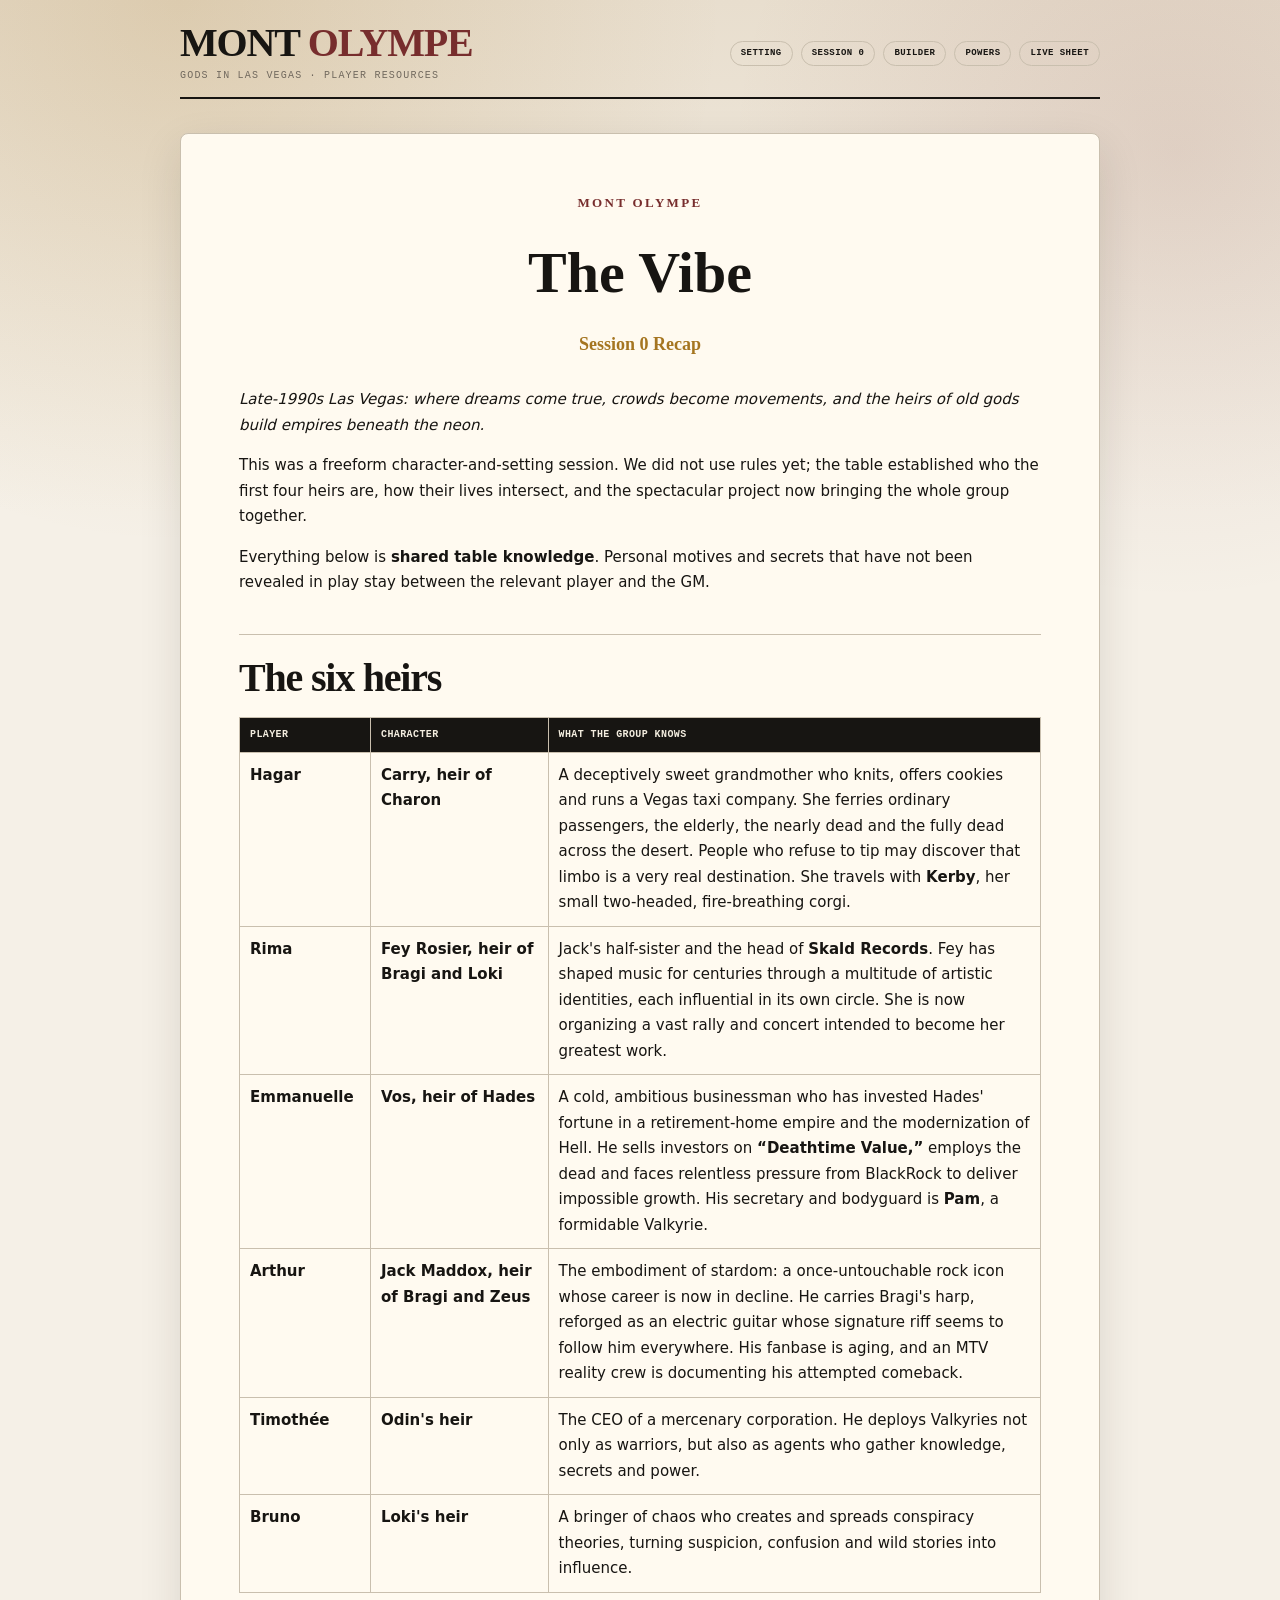
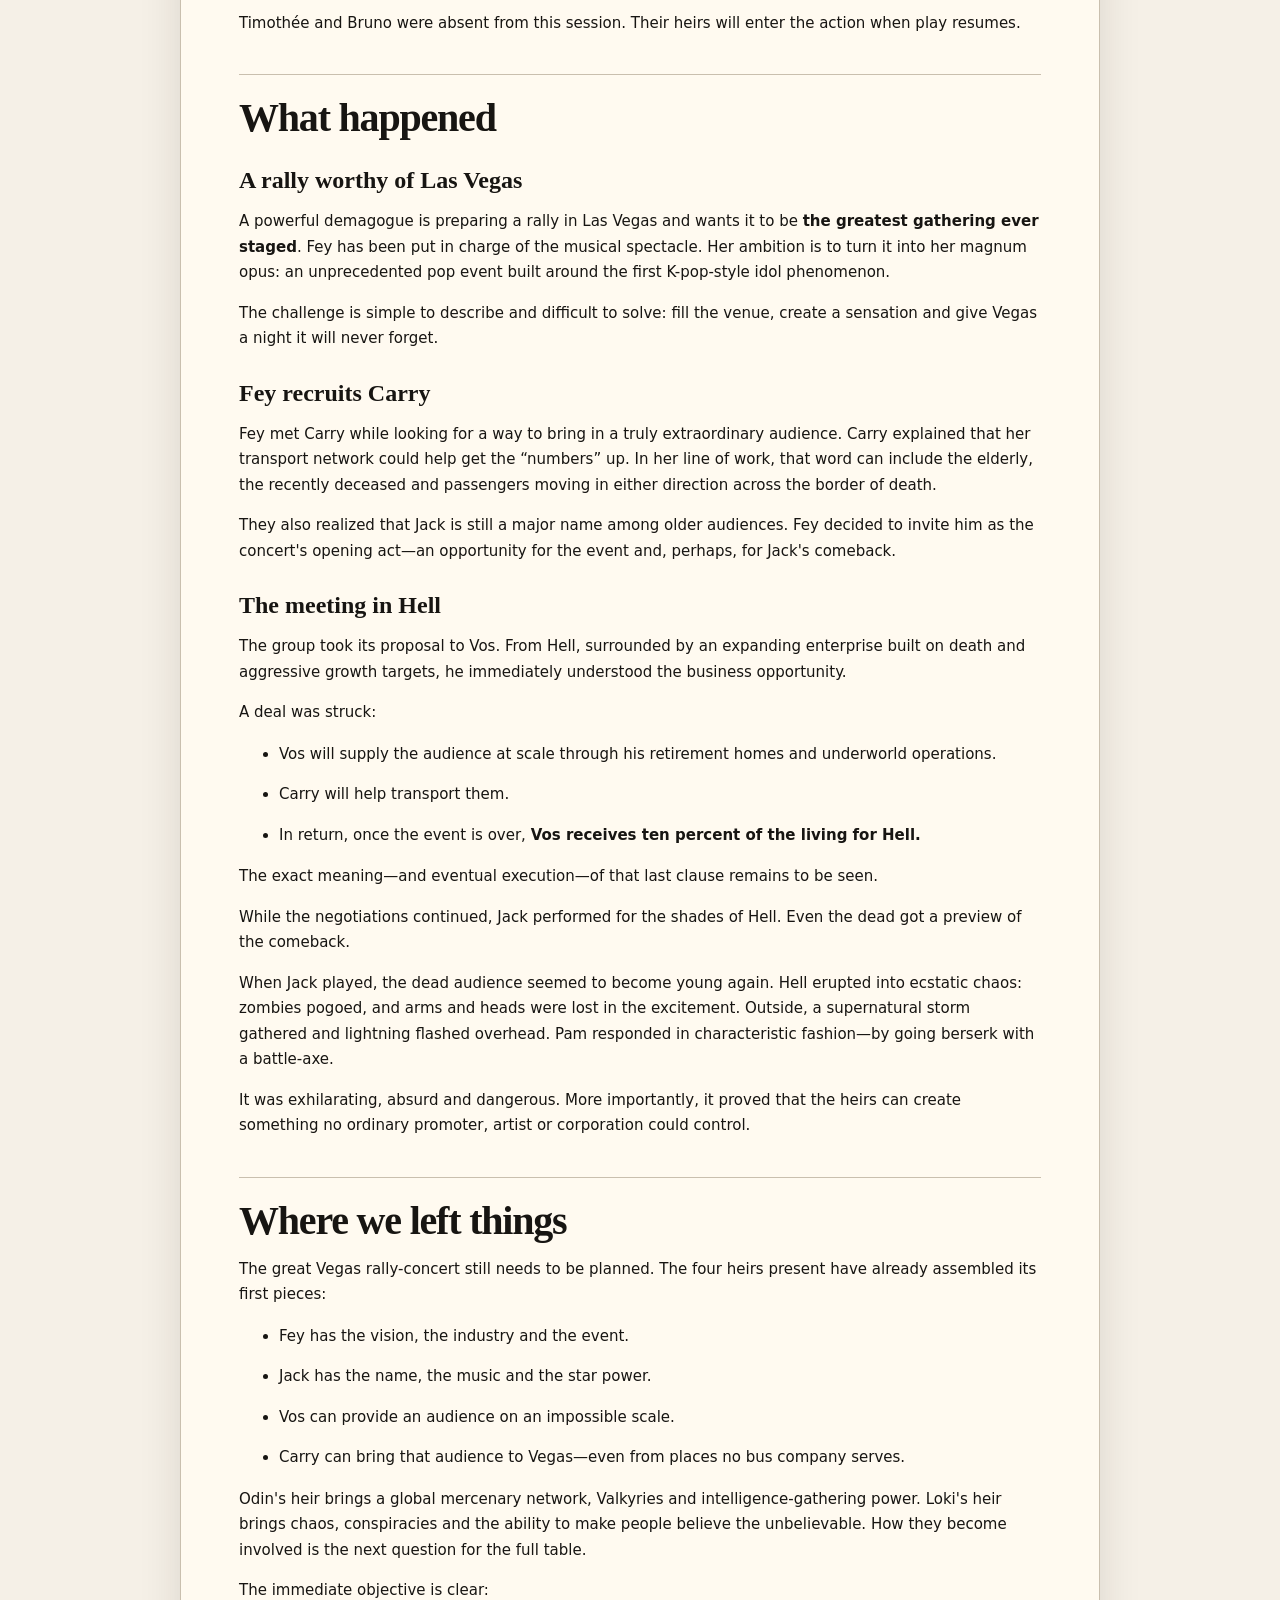
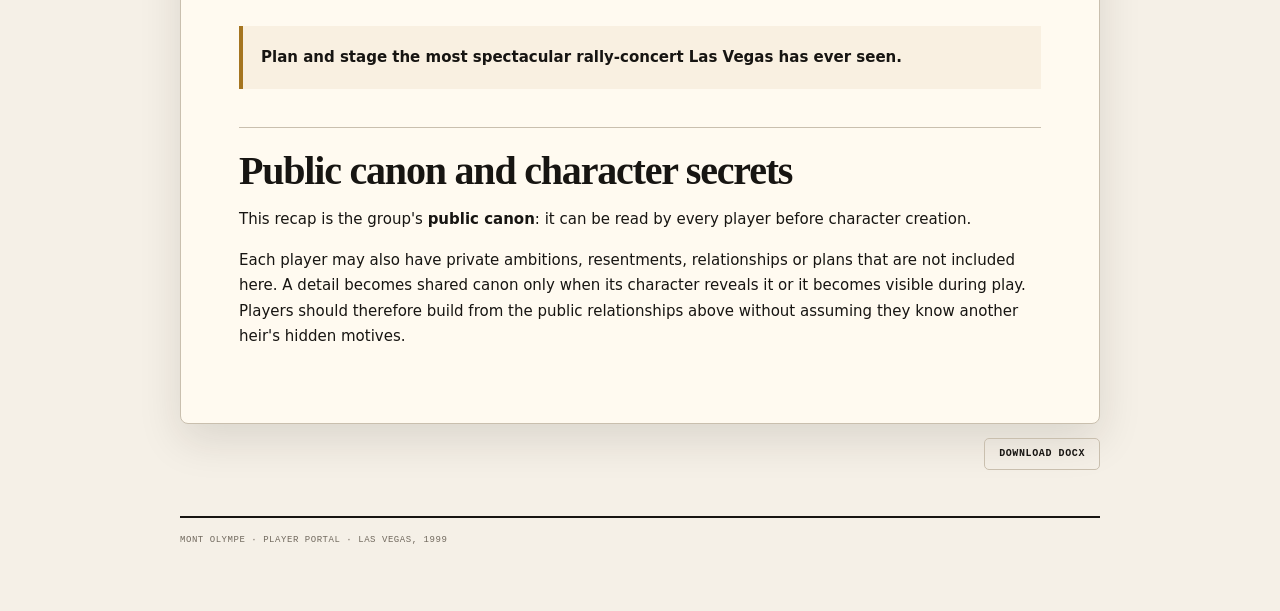
<file: session-0.html>
<!doctype html>
<html lang="en">
<head>
  <meta charset="utf-8">
  <meta name="viewport" content="width=device-width, initial-scale=1">
  <title>Session 0 Recap — Mont Olympe</title>
  <link rel="stylesheet" href="styles.css">
</head>
<body>
  <main class="shell document-shell">
    <header class="site-header">
      <div>
        <a class="wordmark" href="index.html">MONT <span>OLYMPE</span></a>
        <p class="site-tag">Gods in Las Vegas · Player resources</p>
      </div>
      <nav class="site-nav" aria-label="Player resources">
        <a href="setting.html">Setting</a>
        <a href="session-0.html">Session 0</a>
        <a href="builder.html">Builder</a>
        <a href="power-cards.html">Powers</a>
        <a href="character-sheet.html">Live sheet</a>
      </nav>
    </header>
    <article class="document">
<p><strong>MONT OLYMPE</strong></p>
<p><strong>The Vibe</strong></p>
<p><strong>Session 0 Recap</strong></p>
<p><em>Late-1990s Las Vegas: where dreams come true, crowds become
movements, and the heirs of old gods build empires beneath the
neon.</em></p>
<p>This was a freeform character-and-setting session. We did not use
rules yet; the table established who the first four heirs are, how their
lives intersect, and the spectacular project now bringing the whole
group together.</p>
<p>Everything below is <strong>shared table knowledge</strong>. Personal
motives and secrets that have not been revealed in play stay between the
relevant player and the GM.</p>
<h1 id="the-six-heirs">The six heirs</h1>
<table>
<colgroup>
<col style="width: 16%" />
<col style="width: 22%" />
<col style="width: 61%" />
</colgroup>
<thead>
<tr class="header">
<th><strong>Player</strong></th>
<th><strong>Character</strong></th>
<th><strong>What the group knows</strong></th>
</tr>
</thead>
<tbody>
<tr class="odd">
<td><strong>Hagar</strong></td>
<td><strong>Carry, heir of Charon</strong></td>
<td>A deceptively sweet grandmother who knits, offers cookies and runs a
Vegas taxi company. She ferries ordinary passengers, the elderly, the
nearly dead and the fully dead across the desert. People who refuse to
tip may discover that limbo is a very real destination. She travels with
<strong>Kerby</strong>, her small two-headed, fire-breathing corgi.</td>
</tr>
<tr class="even">
<td><strong>Rima</strong></td>
<td><strong>Fey Rosier, heir of Bragi and Loki</strong></td>
<td>Jack's half-sister and the head of <strong>Skald Records</strong>.
Fey has shaped music for centuries through a multitude of artistic
identities, each influential in its own circle. She is now organizing a
vast rally and concert intended to become her greatest work.</td>
</tr>
<tr class="odd">
<td><strong>Emmanuelle</strong></td>
<td><strong>Vos, heir of Hades</strong></td>
<td>A cold, ambitious businessman who has invested Hades' fortune in a
retirement-home empire and the modernization of Hell. He sells investors
on <strong>“Deathtime Value,”</strong> employs the dead and faces
relentless pressure from BlackRock to deliver impossible growth. His
secretary and bodyguard is <strong>Pam</strong>, a formidable
Valkyrie.</td>
</tr>
<tr class="even">
<td><strong>Arthur</strong></td>
<td><strong>Jack Maddox, heir of Bragi and Zeus</strong></td>
<td>The embodiment of stardom: a once-untouchable rock icon whose career
is now in decline. He carries Bragi's harp, reforged as an electric
guitar whose signature riff seems to follow him everywhere. His fanbase
is aging, and an MTV reality crew is documenting his attempted
comeback.</td>
</tr>
<tr class="odd">
<td><strong>Timothée</strong></td>
<td><strong>Odin's heir</strong></td>
<td>The CEO of a mercenary corporation. He deploys Valkyries not only as
warriors, but also as agents who gather knowledge, secrets and
power.</td>
</tr>
<tr class="even">
<td><strong>Bruno</strong></td>
<td><strong>Loki's heir</strong></td>
<td>A bringer of chaos who creates and spreads conspiracy theories,
turning suspicion, confusion and wild stories into influence.</td>
</tr>
</tbody>
</table>
<p>Timothée and Bruno were absent from this session. Their heirs will
enter the action when play resumes.</p>
<h1 id="what-happened">What happened</h1>
<h2 id="a-rally-worthy-of-las-vegas">A rally worthy of Las Vegas</h2>
<p>A powerful demagogue is preparing a rally in Las Vegas and wants it
to be <strong>the greatest gathering ever staged</strong>. Fey has been
put in charge of the musical spectacle. Her ambition is to turn it into
her magnum opus: an unprecedented pop event built around the first
K-pop-style idol phenomenon.</p>
<p>The challenge is simple to describe and difficult to solve: fill the
venue, create a sensation and give Vegas a night it will never
forget.</p>
<h2 id="fey-recruits-carry">Fey recruits Carry</h2>
<p>Fey met Carry while looking for a way to bring in a truly
extraordinary audience. Carry explained that her transport network could
help get the “numbers” up. In her line of work, that word can include
the elderly, the recently deceased and passengers moving in either
direction across the border of death.</p>
<p>They also realized that Jack is still a major name among older
audiences. Fey decided to invite him as the concert's opening act—an
opportunity for the event and, perhaps, for Jack's comeback.</p>
<h2 id="the-meeting-in-hell">The meeting in Hell</h2>
<p>The group took its proposal to Vos. From Hell, surrounded by an
expanding enterprise built on death and aggressive growth targets, he
immediately understood the business opportunity.</p>
<p>A deal was struck:</p>
<ul>
<li><p>Vos will supply the audience at scale through his retirement
homes and underworld operations.</p></li>
<li><p>Carry will help transport them.</p></li>
<li><p>In return, once the event is over, <strong>Vos receives ten
percent of the living for Hell.</strong></p></li>
</ul>
<p>The exact meaning—and eventual execution—of that last clause remains
to be seen.</p>
<p>While the negotiations continued, Jack performed for the shades of
Hell. Even the dead got a preview of the comeback.</p>
<p>When Jack played, the dead audience seemed to become young again.
Hell erupted into ecstatic chaos: zombies pogoed, and arms and heads
were lost in the excitement. Outside, a supernatural storm gathered and
lightning flashed overhead. Pam responded in characteristic fashion—by
going berserk with a battle-axe.</p>
<p>It was exhilarating, absurd and dangerous. More importantly, it
proved that the heirs can create something no ordinary promoter, artist
or corporation could control.</p>
<h1 id="where-we-left-things">Where we left things</h1>
<p>The great Vegas rally-concert still needs to be planned. The four
heirs present have already assembled its first pieces:</p>
<ul>
<li><p>Fey has the vision, the industry and the event.</p></li>
<li><p>Jack has the name, the music and the star power.</p></li>
<li><p>Vos can provide an audience on an impossible scale.</p></li>
<li><p>Carry can bring that audience to Vegas—even from places no bus
company serves.</p></li>
</ul>
<p>Odin's heir brings a global mercenary network, Valkyries and
intelligence-gathering power. Loki's heir brings chaos, conspiracies and
the ability to make people believe the unbelievable. How they become
involved is the next question for the full table.</p>
<p>The immediate objective is clear:</p>
<blockquote>
<p><strong>Plan and stage the most spectacular rally-concert Las Vegas
has ever seen.</strong></p>
</blockquote>
<h1 id="public-canon-and-character-secrets">Public canon and character
secrets</h1>
<p>This recap is the group's <strong>public canon</strong>: it can be
read by every player before character creation.</p>
<p>Each player may also have private ambitions, resentments,
relationships or plans that are not included here. A detail becomes
shared canon only when its character reveals it or it becomes visible
during play. Players should therefore build from the public
relationships above without assuming they know another heir's hidden
motives.</p>
    </article>
    <div class="doc-actions">
      <a class="button secondary" href="downloads/Mont-Olympe-Session-0-Recap.docx" download>Download DOCX</a>
    </div>
    <footer class="site-footer">Mont Olympe · Player portal · Las Vegas, 1999</footer>
  </main>
</body>
</html>
</file>
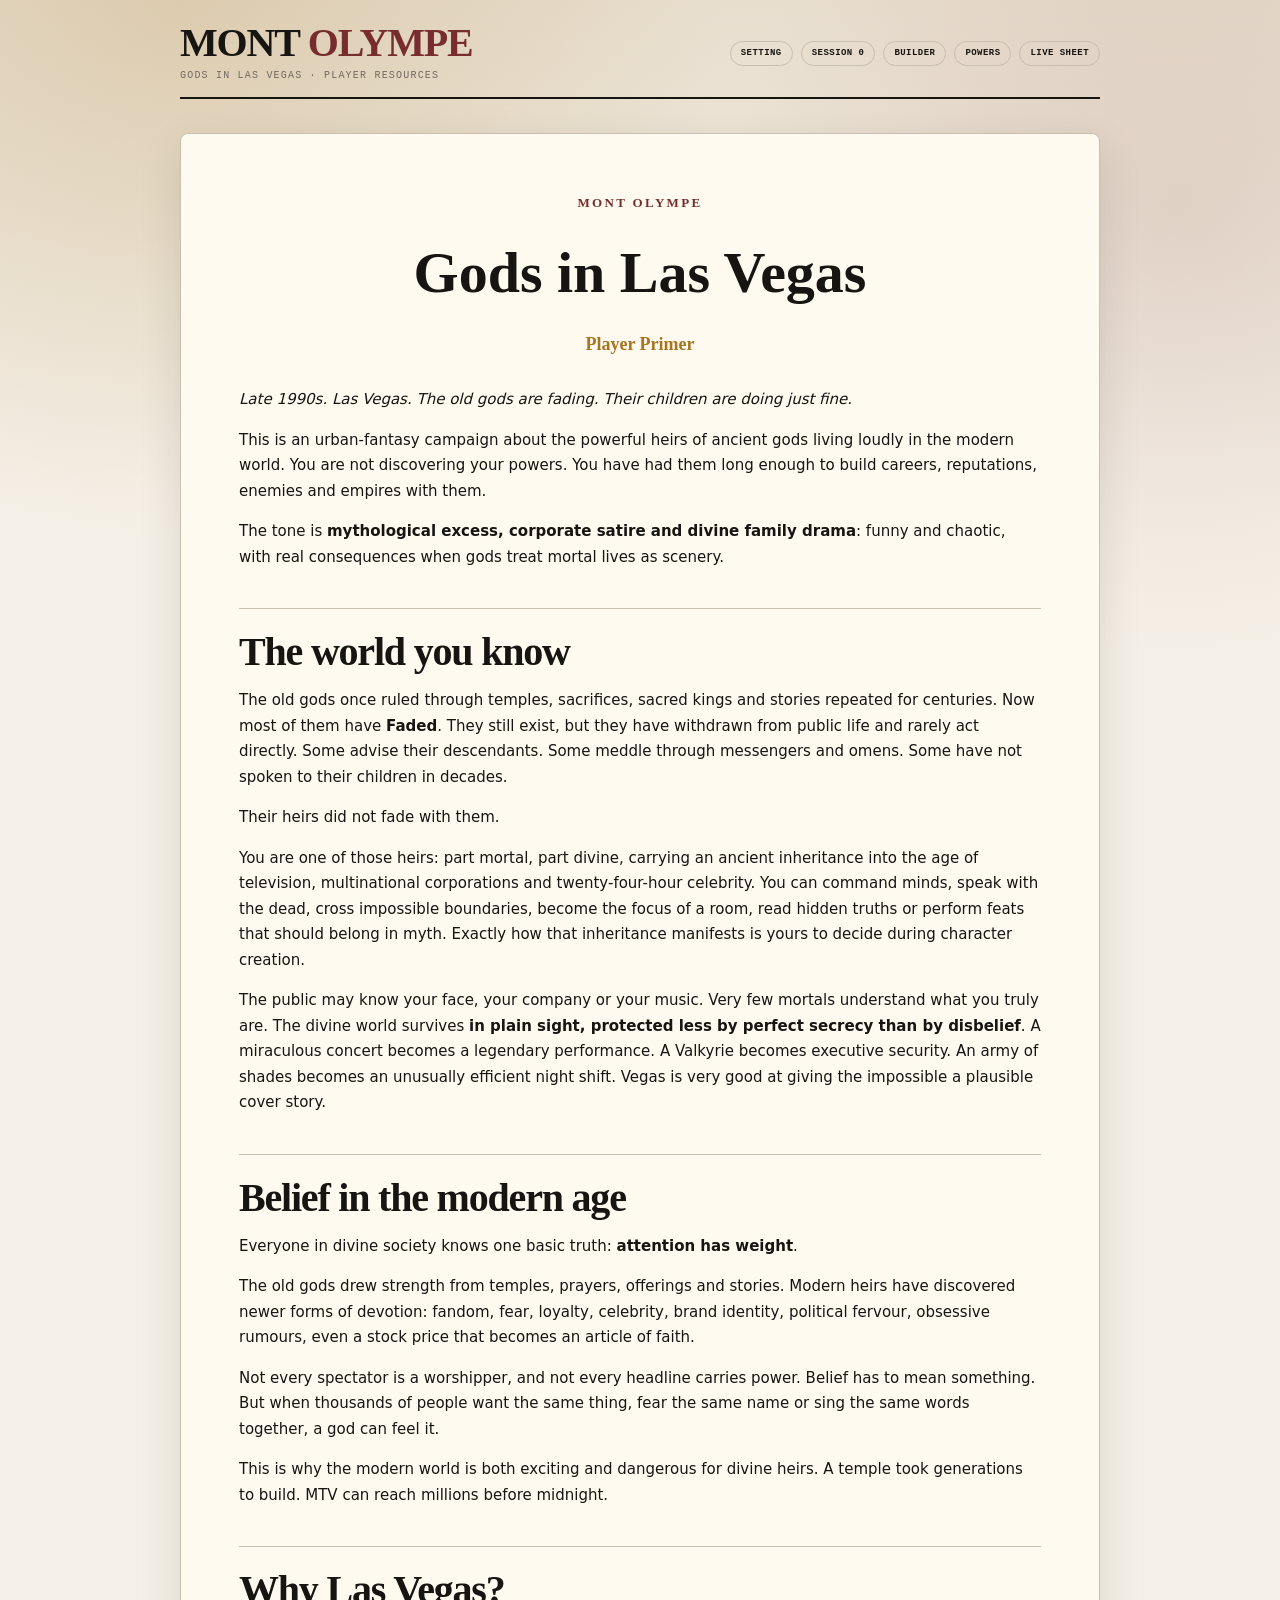
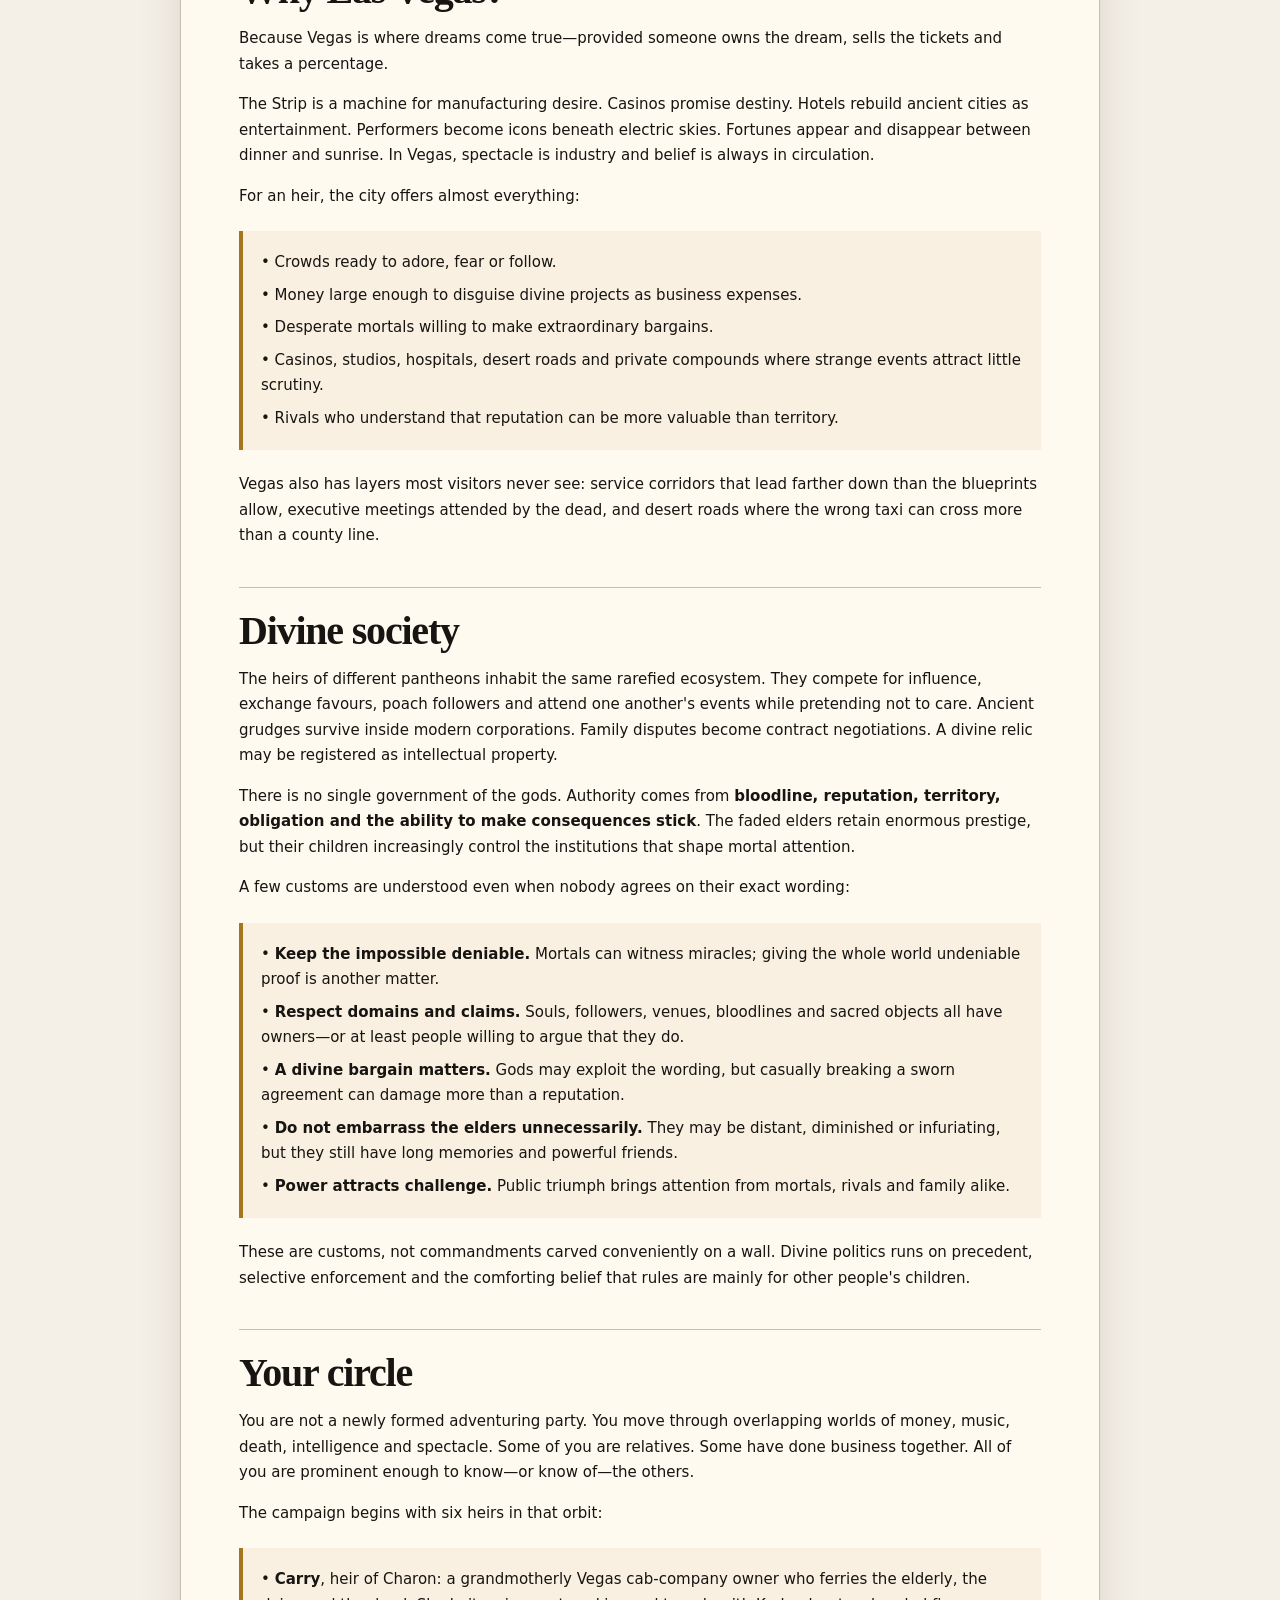
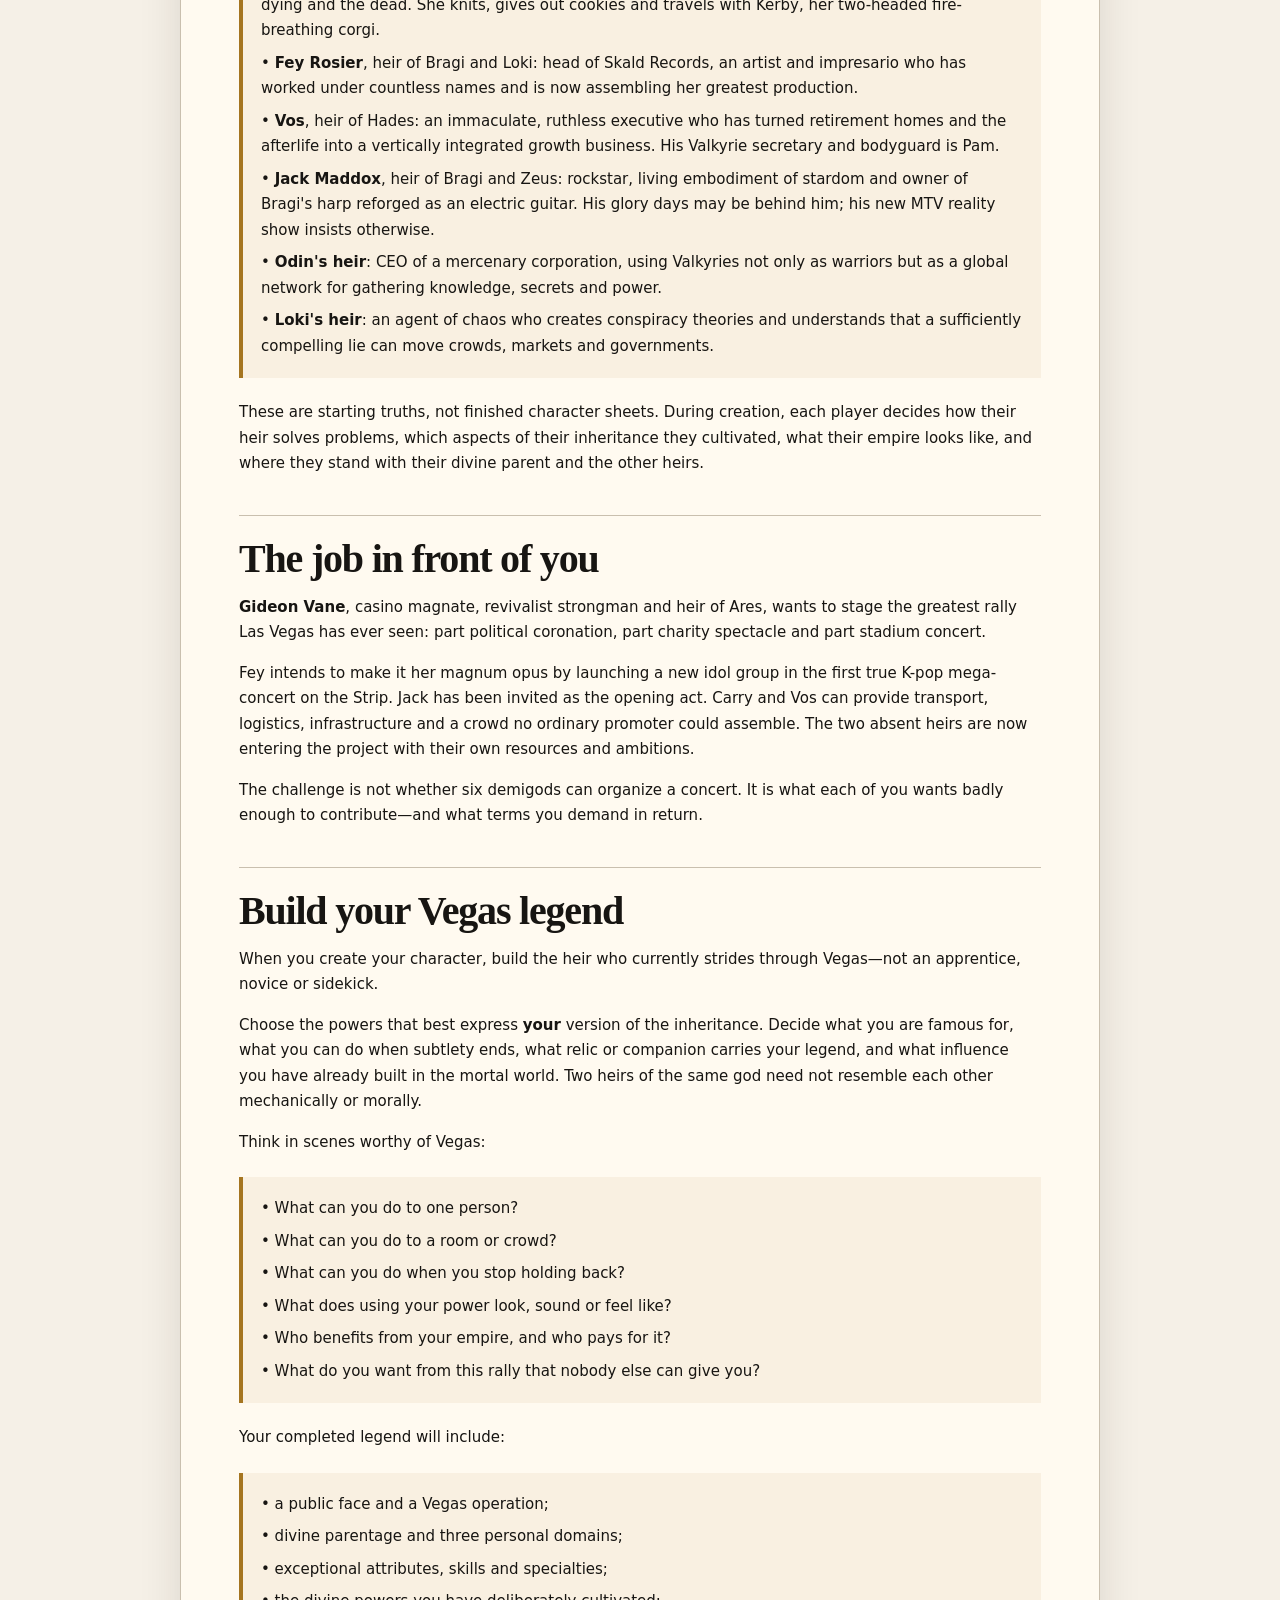
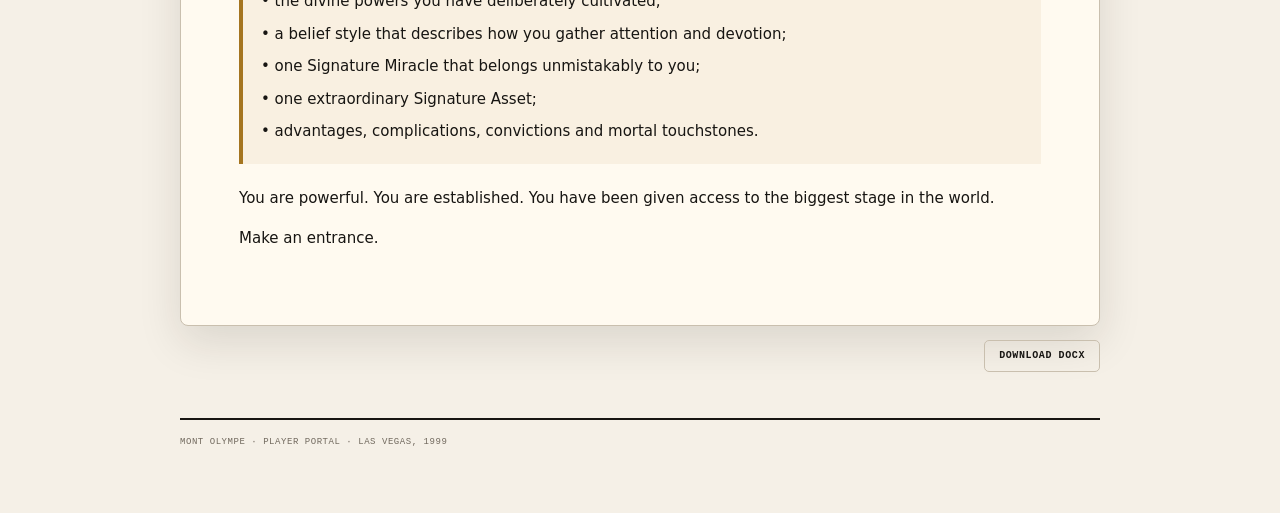
<file: setting.html>
<!doctype html>
<html lang="en">
<head>
  <meta charset="utf-8">
  <meta name="viewport" content="width=device-width, initial-scale=1">
  <title>Player Primer — Mont Olympe</title>
  <link rel="stylesheet" href="styles.css">
</head>
<body>
  <main class="shell document-shell">
    <header class="site-header">
      <div>
        <a class="wordmark" href="index.html">MONT <span>OLYMPE</span></a>
        <p class="site-tag">Gods in Las Vegas · Player resources</p>
      </div>
      <nav class="site-nav" aria-label="Player resources">
        <a href="setting.html">Setting</a>
        <a href="session-0.html">Session 0</a>
        <a href="builder.html">Builder</a>
        <a href="power-cards.html">Powers</a>
        <a href="character-sheet.html">Live sheet</a>
      </nav>
    </header>
    <article class="document">
<p><strong>MONT OLYMPE</strong></p>
<p><strong>Gods in Las Vegas</strong></p>
<p><strong>Player Primer</strong></p>
<p><em>Late 1990s. Las Vegas. The old gods are fading. Their children
are doing just fine.</em></p>
<p>This is an urban-fantasy campaign about the powerful heirs of ancient
gods living loudly in the modern world. You are not discovering your
powers. You have had them long enough to build careers, reputations,
enemies and empires with them.</p>
<p>The tone is <strong>mythological excess, corporate satire and divine
family drama</strong>: funny and chaotic, with real consequences when
gods treat mortal lives as scenery.</p>
<h1 id="the-world-you-know">The world you know</h1>
<p>The old gods once ruled through temples, sacrifices, sacred kings and
stories repeated for centuries. Now most of them have
<strong>Faded</strong>. They still exist, but they have withdrawn from
public life and rarely act directly. Some advise their descendants. Some
meddle through messengers and omens. Some have not spoken to their
children in decades.</p>
<p>Their heirs did not fade with them.</p>
<p>You are one of those heirs: part mortal, part divine, carrying an
ancient inheritance into the age of television, multinational
corporations and twenty-four-hour celebrity. You can command minds,
speak with the dead, cross impossible boundaries, become the focus of a
room, read hidden truths or perform feats that should belong in myth.
Exactly how that inheritance manifests is yours to decide during
character creation.</p>
<p>The public may know your face, your company or your music. Very few
mortals understand what you truly are. The divine world survives
<strong>in plain sight, protected less by perfect secrecy than by
disbelief</strong>. A miraculous concert becomes a legendary
performance. A Valkyrie becomes executive security. An army of shades
becomes an unusually efficient night shift. Vegas is very good at giving
the impossible a plausible cover story.</p>
<h1 id="belief-in-the-modern-age">Belief in the modern age</h1>
<p>Everyone in divine society knows one basic truth: <strong>attention
has weight</strong>.</p>
<p>The old gods drew strength from temples, prayers, offerings and
stories. Modern heirs have discovered newer forms of devotion: fandom,
fear, loyalty, celebrity, brand identity, political fervour, obsessive
rumours, even a stock price that becomes an article of faith.</p>
<p>Not every spectator is a worshipper, and not every headline carries
power. Belief has to mean something. But when thousands of people want
the same thing, fear the same name or sing the same words together, a
god can feel it.</p>
<p>This is why the modern world is both exciting and dangerous for
divine heirs. A temple took generations to build. MTV can reach millions
before midnight.</p>
<h1 id="why-las-vegas">Why Las Vegas?</h1>
<p>Because Vegas is where dreams come true—provided someone owns the
dream, sells the tickets and takes a percentage.</p>
<p>The Strip is a machine for manufacturing desire. Casinos promise
destiny. Hotels rebuild ancient cities as entertainment. Performers
become icons beneath electric skies. Fortunes appear and disappear
between dinner and sunrise. In Vegas, spectacle is industry and belief
is always in circulation.</p>
<p>For an heir, the city offers almost everything:</p>
<blockquote>
<p>• Crowds ready to adore, fear or follow.</p>
<p>• Money large enough to disguise divine projects as business
expenses.</p>
<p>• Desperate mortals willing to make extraordinary bargains.</p>
<p>• Casinos, studios, hospitals, desert roads and private compounds
where strange events attract little scrutiny.</p>
<p>• Rivals who understand that reputation can be more valuable than
territory.</p>
</blockquote>
<p>Vegas also has layers most visitors never see: service corridors that
lead farther down than the blueprints allow, executive meetings attended
by the dead, and desert roads where the wrong taxi can cross more than a
county line.</p>
<h1 id="divine-society">Divine society</h1>
<p>The heirs of different pantheons inhabit the same rarefied ecosystem.
They compete for influence, exchange favours, poach followers and attend
one another's events while pretending not to care. Ancient grudges
survive inside modern corporations. Family disputes become contract
negotiations. A divine relic may be registered as intellectual
property.</p>
<p>There is no single government of the gods. Authority comes from
<strong>bloodline, reputation, territory, obligation and the ability to
make consequences stick</strong>. The faded elders retain enormous
prestige, but their children increasingly control the institutions that
shape mortal attention.</p>
<p>A few customs are understood even when nobody agrees on their exact
wording:</p>
<blockquote>
<p>• <strong>Keep the impossible deniable.</strong> Mortals can witness
miracles; giving the whole world undeniable proof is another matter.</p>
<p>• <strong>Respect domains and claims.</strong> Souls, followers,
venues, bloodlines and sacred objects all have owners—or at least people
willing to argue that they do.</p>
<p>• <strong>A divine bargain matters.</strong> Gods may exploit the
wording, but casually breaking a sworn agreement can damage more than a
reputation.</p>
<p>• <strong>Do not embarrass the elders unnecessarily.</strong> They
may be distant, diminished or infuriating, but they still have long
memories and powerful friends.</p>
<p>• <strong>Power attracts challenge.</strong> Public triumph brings
attention from mortals, rivals and family alike.</p>
</blockquote>
<p>These are customs, not commandments carved conveniently on a wall.
Divine politics runs on precedent, selective enforcement and the
comforting belief that rules are mainly for other people's children.</p>
<h1 id="your-circle">Your circle</h1>
<p>You are not a newly formed adventuring party. You move through
overlapping worlds of money, music, death, intelligence and spectacle.
Some of you are relatives. Some have done business together. All of you
are prominent enough to know—or know of—the others.</p>
<p>The campaign begins with six heirs in that orbit:</p>
<blockquote>
<p>• <strong>Carry</strong>, heir of Charon: a grandmotherly Vegas
cab-company owner who ferries the elderly, the dying and the dead. She
knits, gives out cookies and travels with Kerby, her two-headed
fire-breathing corgi.</p>
<p>• <strong>Fey Rosier</strong>, heir of Bragi and Loki: head of Skald
Records, an artist and impresario who has worked under countless names
and is now assembling her greatest production.</p>
<p>• <strong>Vos</strong>, heir of Hades: an immaculate, ruthless
executive who has turned retirement homes and the afterlife into a
vertically integrated growth business. His Valkyrie secretary and
bodyguard is Pam.</p>
<p>• <strong>Jack Maddox</strong>, heir of Bragi and Zeus: rockstar,
living embodiment of stardom and owner of Bragi's harp reforged as an
electric guitar. His glory days may be behind him; his new MTV reality
show insists otherwise.</p>
<p>• <strong>Odin's heir</strong>: CEO of a mercenary corporation, using
Valkyries not only as warriors but as a global network for gathering
knowledge, secrets and power.</p>
<p>• <strong>Loki's heir</strong>: an agent of chaos who creates
conspiracy theories and understands that a sufficiently compelling lie
can move crowds, markets and governments.</p>
</blockquote>
<p>These are starting truths, not finished character sheets. During
creation, each player decides how their heir solves problems, which
aspects of their inheritance they cultivated, what their empire looks
like, and where they stand with their divine parent and the other
heirs.</p>
<h1 id="the-job-in-front-of-you">The job in front of you</h1>
<p><strong>Gideon Vane</strong>, casino magnate, revivalist strongman
and heir of Ares, wants to stage the greatest rally Las Vegas has ever
seen: part political coronation, part charity spectacle and part stadium
concert.</p>
<p>Fey intends to make it her magnum opus by launching a new idol group
in the first true K-pop mega-concert on the Strip. Jack has been invited
as the opening act. Carry and Vos can provide transport, logistics,
infrastructure and a crowd no ordinary promoter could assemble. The two
absent heirs are now entering the project with their own resources and
ambitions.</p>
<p>The challenge is not whether six demigods can organize a concert. It
is what each of you wants badly enough to contribute—and what terms you
demand in return.</p>
<h1 id="build-your-vegas-legend">Build your Vegas legend</h1>
<p>When you create your character, build the heir who currently strides
through Vegas—not an apprentice, novice or sidekick.</p>
<p>Choose the powers that best express <strong>your</strong> version of
the inheritance. Decide what you are famous for, what you can do when
subtlety ends, what relic or companion carries your legend, and what
influence you have already built in the mortal world. Two heirs of the
same god need not resemble each other mechanically or morally.</p>
<p>Think in scenes worthy of Vegas:</p>
<blockquote>
<p>• What can you do to one person?</p>
<p>• What can you do to a room or crowd?</p>
<p>• What can you do when you stop holding back?</p>
<p>• What does using your power look, sound or feel like?</p>
<p>• Who benefits from your empire, and who pays for it?</p>
<p>• What do you want from this rally that nobody else can give you?</p>
</blockquote>
<p>Your completed legend will include:</p>
<blockquote>
<p>• a public face and a Vegas operation;</p>
<p>• divine parentage and three personal domains;</p>
<p>• exceptional attributes, skills and specialties;</p>
<p>• the divine powers you have deliberately cultivated;</p>
<p>• a belief style that describes how you gather attention and
devotion;</p>
<p>• one Signature Miracle that belongs unmistakably to you;</p>
<p>• one extraordinary Signature Asset;</p>
<p>• advantages, complications, convictions and mortal touchstones.</p>
</blockquote>
<p>You are powerful. You are established. You have been given access to
the biggest stage in the world.</p>
<p>Make an entrance.</p>
    </article>
    <div class="doc-actions">
      <a class="button secondary" href="downloads/Mont-Olympe-Player-Primer.docx" download>Download DOCX</a>
    </div>
    <footer class="site-footer">Mont Olympe · Player portal · Las Vegas, 1999</footer>
  </main>
</body>
</html>
</file>
<file: styles.css>
:root {
  --ink: #171512;
  --paper: #f3eddf;
  --card: #fffaf0;
  --soft: #71695e;
  --rule: #c9bfae;
  --gold: #a57520;
  --gold-light: #d7b66d;
  --red: #772d2d;
  --green: #356a51;
  --serif: Georgia, "Times New Roman", serif;
  --sans: Inter, ui-sans-serif, system-ui, -apple-system, BlinkMacSystemFont, "Segoe UI", sans-serif;
  --mono: ui-monospace, SFMono-Regular, Menlo, Monaco, Consolas, monospace;
}

* { box-sizing: border-box; }

html { scroll-behavior: smooth; }

body {
  margin: 0;
  min-height: 100vh;
  color: var(--ink);
  background:
    radial-gradient(circle at 14% 0, rgba(165, 117, 32, .18), transparent 34rem),
    radial-gradient(circle at 92% 4%, rgba(119, 45, 45, .11), transparent 28rem),
    linear-gradient(#e8dece, #f5f0e7 32rem);
  font-family: var(--sans);
}

a { color: inherit; }

.shell {
  width: min(1120px, calc(100% - 32px));
  margin: 0 auto;
  padding: 24px 0 64px;
}

.site-header {
  display: flex;
  align-items: center;
  gap: 20px;
  padding-bottom: 14px;
  border-bottom: 2px solid var(--ink);
}

.wordmark {
  margin: 0;
  font: 700 clamp(26px, 4vw, 40px)/.95 var(--serif);
  letter-spacing: -.03em;
  text-decoration: none;
}

.wordmark span { color: var(--red); }

.site-tag {
  margin: 7px 0 0;
  color: var(--soft);
  font: 10px/1.4 var(--mono);
  letter-spacing: .12em;
  text-transform: uppercase;
}

.site-nav {
  display: flex;
  gap: 8px;
  flex-wrap: wrap;
  margin-left: auto;
}

.site-nav a {
  border: 1px solid var(--rule);
  border-radius: 999px;
  padding: 7px 10px;
  font: 700 9px/1 var(--mono);
  letter-spacing: .05em;
  text-decoration: none;
  text-transform: uppercase;
}

.site-nav a:hover,
.site-nav a:focus-visible {
  color: var(--paper);
  background: var(--red);
  border-color: var(--red);
  outline: none;
}

.hero {
  display: grid;
  grid-template-columns: minmax(0, 1.5fr) minmax(260px, .7fr);
  gap: clamp(24px, 6vw, 72px);
  align-items: end;
  padding: clamp(52px, 9vw, 104px) 0 48px;
}

.eyebrow {
  margin: 0 0 10px;
  color: var(--red);
  font: 700 10px/1.4 var(--mono);
  letter-spacing: .14em;
  text-transform: uppercase;
}

h1,
h2,
h3 { font-family: var(--serif); }

h1 {
  max-width: 820px;
  margin: 0;
  font-size: clamp(48px, 9vw, 104px);
  line-height: .88;
  letter-spacing: -.06em;
}

h1 span { color: var(--red); }

.hero-copy {
  margin: 24px 0 0;
  max-width: 720px;
  color: #3e3932;
  font: clamp(17px, 2vw, 23px)/1.5 var(--serif);
}

.brief {
  border: 1px solid var(--rule);
  border-top: 4px solid var(--gold);
  border-radius: 7px;
  padding: 20px;
  background: rgba(255, 250, 240, .78);
  box-shadow: 0 16px 42px rgba(34, 26, 16, .12);
}

.brief p {
  margin: 0;
  color: var(--soft);
  font-size: 13px;
  line-height: 1.6;
}

.brief strong {
  display: block;
  margin-bottom: 6px;
  color: var(--ink);
  font: 700 18px/1.2 var(--serif);
}

.section-head {
  display: flex;
  gap: 18px;
  align-items: baseline;
  margin: 18px 0 18px;
  padding-top: 24px;
  border-top: 1px solid var(--rule);
}

.section-head h2 {
  margin: 0;
  font-size: clamp(28px, 4vw, 42px);
}

.section-head p {
  margin: 0;
  color: var(--soft);
  font-size: 13px;
}

.resource-grid {
  display: grid;
  grid-template-columns: repeat(2, minmax(0, 1fr));
  gap: 14px;
}

.resource {
  display: flex;
  flex-direction: column;
  min-height: 218px;
  padding: 24px;
  border: 1px solid var(--rule);
  border-radius: 8px;
  background: var(--card);
  box-shadow: 0 12px 30px rgba(34, 26, 16, .10);
}

.resource.primary {
  background: #1d1a16;
  color: var(--paper);
  border-color: #1d1a16;
}

.number {
  color: var(--red);
  font: 700 10px/1 var(--mono);
  letter-spacing: .12em;
  text-transform: uppercase;
}

.primary .number { color: var(--gold-light); }

.resource h3 {
  margin: 22px 0 8px;
  font-size: clamp(23px, 3vw, 32px);
  line-height: 1.05;
}

.resource p {
  margin: 0 0 20px;
  color: var(--soft);
  font-size: 13px;
  line-height: 1.55;
}

.primary p { color: #cfc6b7; }

.actions {
  display: flex;
  gap: 8px;
  flex-wrap: wrap;
  margin-top: auto;
}

.button {
  display: inline-block;
  border: 1px solid var(--ink);
  border-radius: 5px;
  padding: 10px 14px;
  background: var(--ink);
  color: var(--paper);
  font: 700 10px/1 var(--mono);
  letter-spacing: .06em;
  text-decoration: none;
  text-transform: uppercase;
}

.button:hover,
.button:focus-visible {
  background: var(--red);
  border-color: var(--red);
  outline: none;
}

.button.secondary {
  background: transparent;
  color: var(--ink);
  border-color: var(--rule);
}

.button.secondary:hover,
.button.secondary:focus-visible {
  color: var(--paper);
  border-color: var(--red);
}

.primary .button {
  background: var(--paper);
  color: var(--ink);
  border-color: var(--paper);
}

.primary .button:hover,
.primary .button:focus-visible {
  color: var(--paper);
  background: var(--red);
  border-color: var(--red);
}

.primary .button.secondary {
  background: transparent;
  color: var(--paper);
  border-color: rgba(255, 255, 255, .3);
}

.how-to {
  display: grid;
  grid-template-columns: repeat(4, minmax(0, 1fr));
  gap: 10px;
  margin: 18px 0 34px;
}

.how-to div {
  padding: 14px;
  border-left: 3px solid var(--gold);
  background: rgba(255, 250, 240, .58);
}

.how-to b {
  display: block;
  margin-bottom: 5px;
  font: 700 11px/1.2 var(--mono);
  text-transform: uppercase;
}

.how-to span {
  color: var(--soft);
  font-size: 11px;
  line-height: 1.45;
}

.site-footer {
  margin-top: 46px;
  padding-top: 16px;
  border-top: 2px solid var(--ink);
  color: var(--soft);
  font: 9px/1.5 var(--mono);
  letter-spacing: .06em;
  text-transform: uppercase;
}

/* Long-form player documents */
.document-shell { width: min(920px, calc(100% - 32px)); }

.document {
  margin-top: 34px;
  padding: clamp(24px, 6vw, 58px);
  border: 1px solid var(--rule);
  border-radius: 8px;
  background: var(--card);
  box-shadow: 0 16px 44px rgba(34, 26, 16, .12);
}

.document > p:first-child,
.document > p:nth-child(2),
.document > p:nth-child(3) {
  margin: 0;
  text-align: center;
  font-family: var(--serif);
}

.document > p:first-child {
  color: var(--red);
  font-size: 13px;
  letter-spacing: .18em;
}

.document > p:nth-child(2) {
  margin-top: 10px;
  font-size: clamp(34px, 6vw, 58px);
  font-weight: 700;
}

.document > p:nth-child(3) {
  margin: 6px 0 28px;
  color: var(--gold);
  font-size: 18px;
}

.document h1 {
  margin: 38px 0 12px;
  padding-top: 22px;
  border-top: 1px solid var(--rule);
  font-size: clamp(28px, 4vw, 40px);
  line-height: 1.05;
  letter-spacing: -.03em;
}

.document h2 {
  margin: 28px 0 10px;
  font-size: 24px;
}

.document p,
.document li,
.document td,
.document th {
  font-size: 15px;
  line-height: 1.7;
}

.document blockquote {
  margin: 22px 0;
  padding: 12px 18px;
  border-left: 4px solid var(--gold);
  background: rgba(165, 117, 32, .07);
}

.document blockquote p { margin: 7px 0; }

.document table {
  display: block;
  width: 100%;
  margin: 18px 0;
  overflow-x: auto;
  border-collapse: collapse;
}

.document th,
.document td {
  min-width: 130px;
  padding: 10px;
  border: 1px solid var(--rule);
  text-align: left;
  vertical-align: top;
}

.document th {
  color: var(--paper);
  background: var(--ink);
  font: 700 10px/1.4 var(--mono);
  letter-spacing: .04em;
  text-transform: uppercase;
}

.doc-actions {
  display: flex;
  justify-content: flex-end;
  margin-top: 14px;
}

@media (max-width: 780px) {
  .site-header,
  .section-head { align-items: flex-start; flex-direction: column; }
  .site-nav { margin-left: 0; }
  .hero,
  .resource-grid,
  .how-to { grid-template-columns: 1fr; }
  .hero { padding-top: 50px; }
  .resource { min-height: auto; }
}

@media print {
  body { background: #fff; }
  .site-header,
  .doc-actions,
  .site-footer { display: none; }
  .document {
    margin: 0;
    padding: 0;
    border: 0;
    box-shadow: none;
  }
}
</file>
